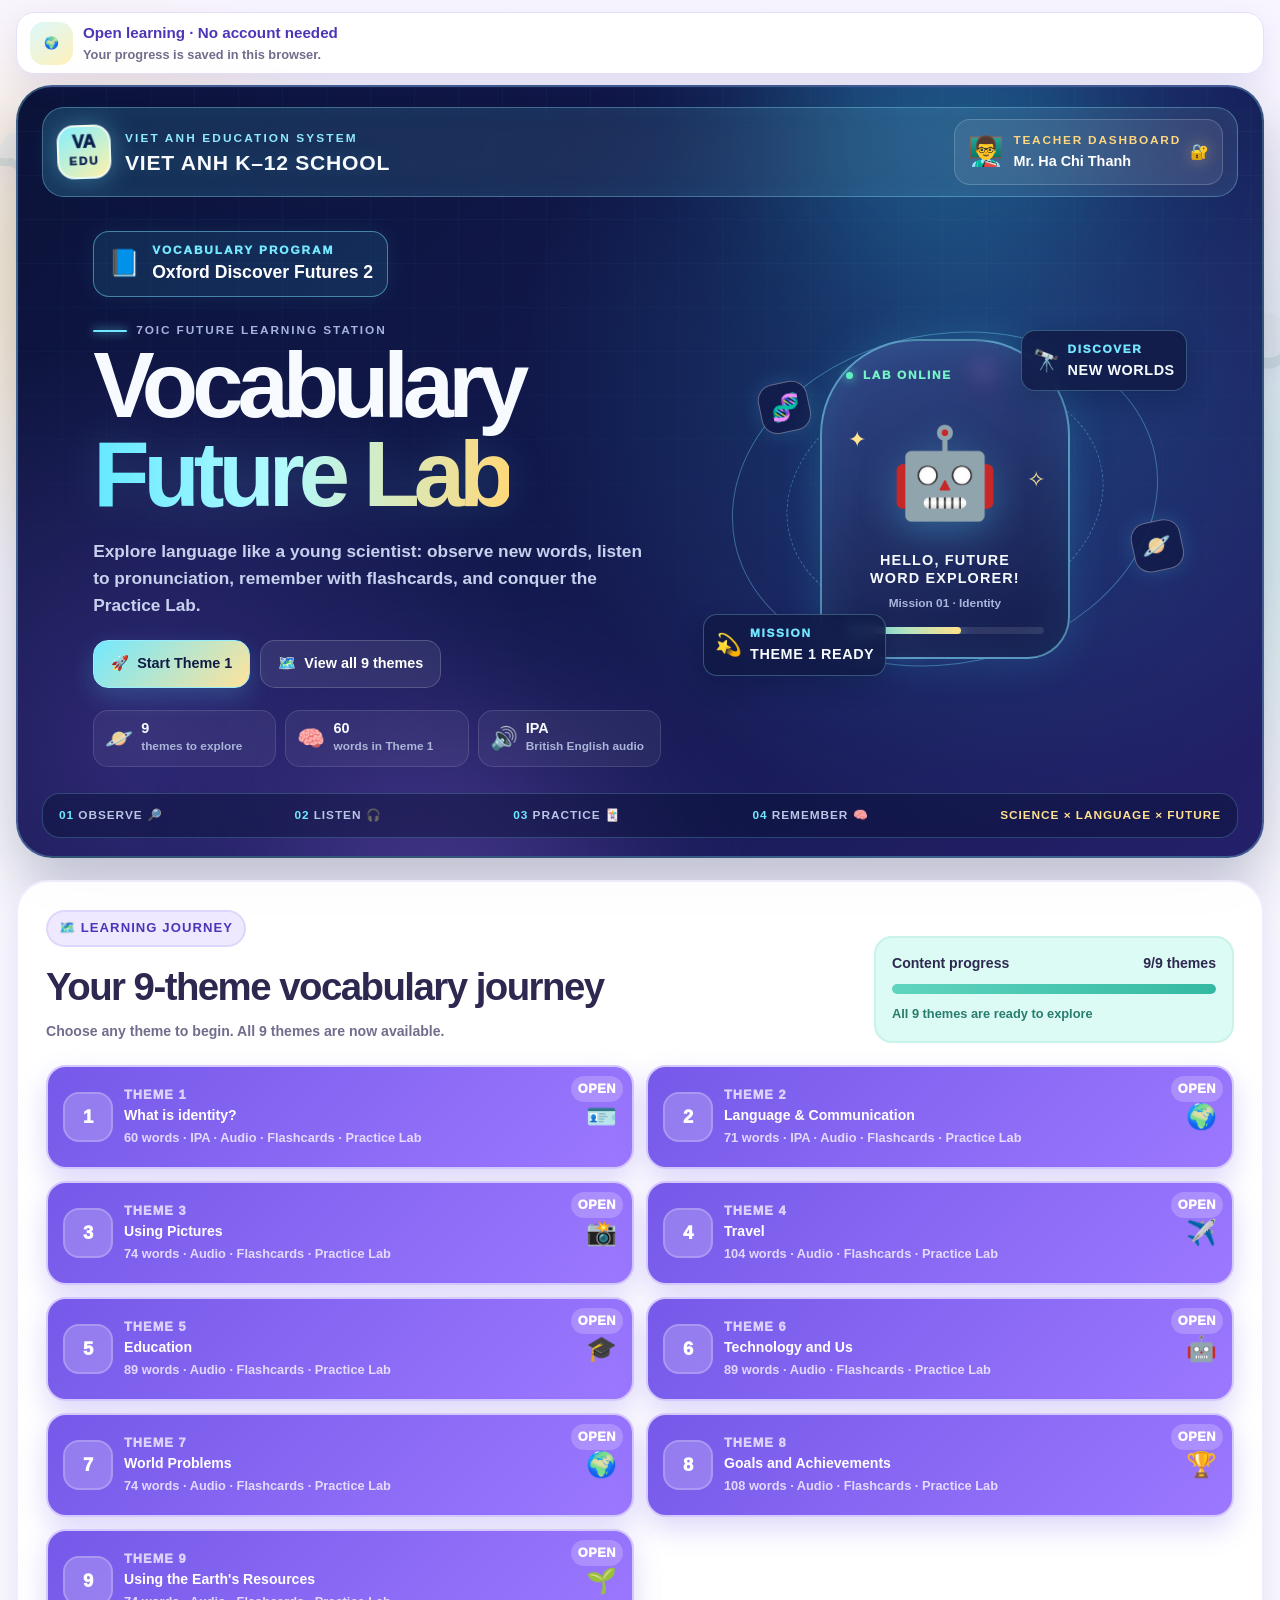
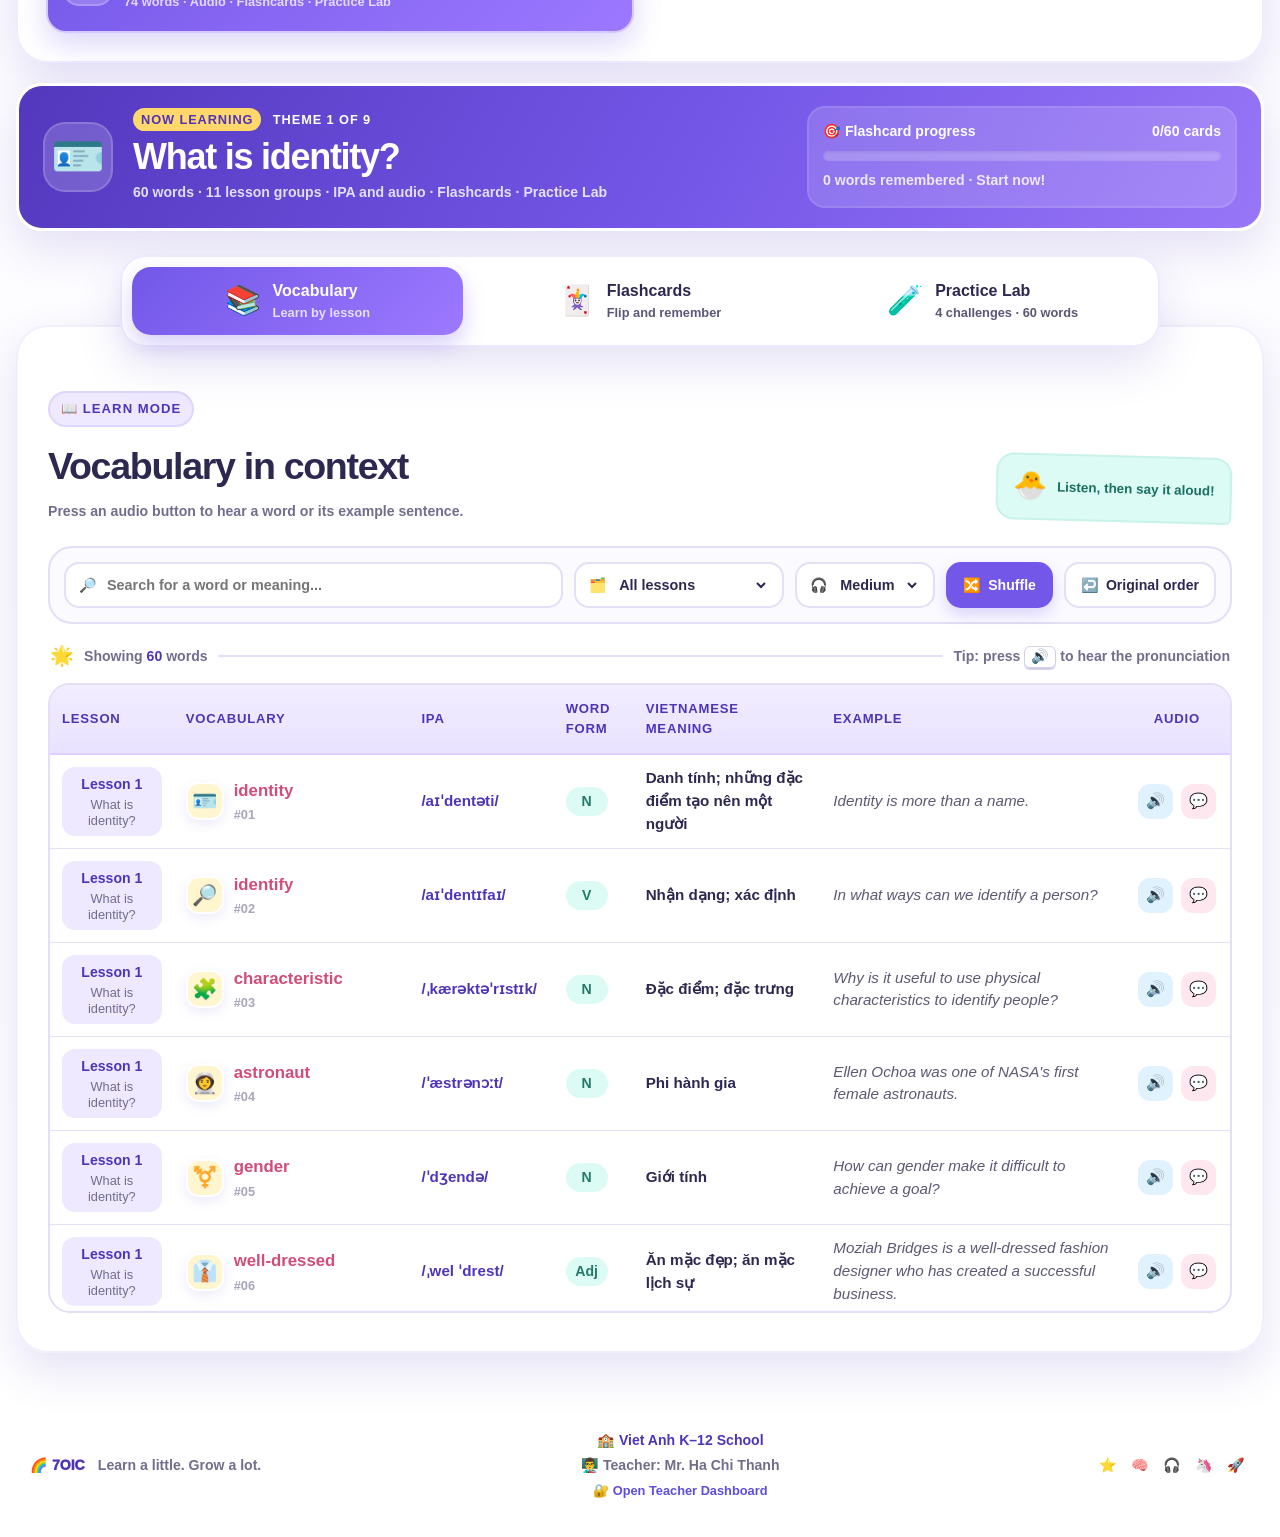
<file: index.html>
<!doctype html>
<html lang="en">
<head>
  <meta charset="utf-8">
  <meta name="viewport" content="width=device-width, initial-scale=1">
  <meta name="theme-color" content="#7c5cff">
  <meta name="description" content="7OIC Vocabulary Hub for all nine themes of Oxford Discover Futures 2, with IPA, audio, flashcards, and interactive practice.">
  <title>7OIC Vocabulary Hub | Oxford Discover Futures 2</title>
  <link rel="icon" href="data:image/svg+xml,%3Csvg xmlns='http://www.w3.org/2000/svg' viewBox='0 0 100 100'%3E%3Ctext y='.9em' font-size='90'%3E🦄%3C/text%3E%3C/svg%3E">
  <link rel="stylesheet" href="styles.css">
</head>
<body>
  <div id="learningApp">
  <a class="skip-link" href="#mainContent">Skip to main content</a>

  <div class="student-account-bar public-learning-bar" role="note">
    <div><span aria-hidden="true">🌍</span><p><strong>Open learning · No account needed</strong><small>Your progress is saved in this browser.</small></p></div>
  </div>

  <div class="sky-decor" aria-hidden="true">
    <span class="cloud cloud-one">☁️</span>
    <span class="cloud cloud-two">☁️</span>
    <span class="star star-one">⭐</span>
    <span class="star star-two">✨</span>
    <span class="star star-three">🌟</span>
    <span class="bubble bubble-one"></span>
    <span class="bubble bubble-two"></span>
  </div>

  <header class="future-hero">
    <div class="future-hero__grid" aria-hidden="true"></div>
    <div class="future-hero__glow future-hero__glow--cyan" aria-hidden="true"></div>
    <div class="future-hero__glow future-hero__glow--violet" aria-hidden="true"></div>

    <div class="future-hero__inner">
      <div class="school-ribbon">
        <div class="school-ribbon__mark" aria-hidden="true"><span>VA</span><small>EDU</small></div>
        <div class="school-ribbon__name">
          <span>VIET ANH EDUCATION SYSTEM</span>
          <strong>VIET ANH K–12 SCHOOL</strong>
        </div>
        <a class="school-ribbon__teacher" href="teacher.html" aria-label="Open Teacher Dashboard">
          <span aria-hidden="true">👨‍🏫</span>
          <div><small>TEACHER DASHBOARD</small><strong>Mr. Ha Chi Thanh</strong></div>
          <span class="teacher-dashboard-lock" aria-hidden="true">🔐</span>
        </a>
      </div>

      <div class="future-hero__body">
        <div class="future-hero__content">
          <div class="program-label"><span aria-hidden="true">📘</span><div><small>VOCABULARY PROGRAM</small><strong>Oxford Discover Futures 2</strong></div></div>
          <p class="future-hero__eyebrow"><span></span> 7OIC FUTURE LEARNING STATION</p>
          <h1>Vocabulary<br><span>Future Lab</span></h1>
          <p class="future-hero__lead">Explore language like a young scientist: observe new words, listen to pronunciation, remember with flashcards, and conquer the Practice Lab.</p>

          <div class="future-hero__actions">
            <a class="future-button future-button--primary" href="#theme1"><span>🚀</span> Start Theme 1</a>
            <a class="future-button future-button--glass" href="#journeyHeading"><span>🗺️</span> View all 9 themes</a>
          </div>

          <div class="future-stats" aria-label="Program highlights">
            <div><span aria-hidden="true">🪐</span><strong>9</strong><small>themes to explore</small></div>
            <div><span aria-hidden="true">🧠</span><strong>60</strong><small>words in Theme 1</small></div>
            <div><span aria-hidden="true">🔊</span><strong>IPA</strong><small>British English audio</small></div>
          </div>
        </div>

        <div class="science-scene" aria-label="Future science laboratory illustration">
          <div class="science-scene__orbit science-scene__orbit--outer" aria-hidden="true">
            <span class="orbit-icon orbit-icon--dna">🧬</span>
            <span class="orbit-icon orbit-icon--planet">🪐</span>
          </div>
          <div class="science-scene__orbit science-scene__orbit--inner" aria-hidden="true">
            <span class="orbit-icon orbit-icon--atom">⚛️</span>
            <span class="orbit-icon orbit-icon--lab">🔬</span>
          </div>
          <div class="science-capsule">
            <span class="science-capsule__status"><i></i> LAB ONLINE</span>
            <span class="science-capsule__spark science-capsule__spark--one" aria-hidden="true">✦</span>
            <span class="science-capsule__spark science-capsule__spark--two" aria-hidden="true">✧</span>
            <div class="science-capsule__robot" aria-hidden="true">🤖</div>
            <strong>HELLO, FUTURE<br>WORD EXPLORER!</strong>
            <small>Mission 01 · Identity</small>
            <div class="science-capsule__meter"><span></span></div>
          </div>
          <div class="science-data science-data--top"><span>🔭</span><div><small>DISCOVER</small><strong>NEW WORLDS</strong></div></div>
          <div class="science-data science-data--bottom"><span>💫</span><div><small>MISSION</small><strong>THEME 1 READY</strong></div></div>
        </div>
      </div>

      <div class="future-ticker" aria-label="Learning skills">
        <span><i>01</i> OBSERVE 🔎</span>
        <span><i>02</i> LISTEN 🎧</span>
        <span><i>03</i> PRACTICE 🃏</span>
        <span><i>04</i> REMEMBER 🧠</span>
        <strong>SCIENCE × LANGUAGE × FUTURE</strong>
      </div>
    </div>
  </header>

  <main id="mainContent" class="app-shell">
    <section class="journey-panel" aria-labelledby="journeyHeading">
      <div class="journey-heading">
        <div>
          <span class="section-kicker">🗺️ LEARNING JOURNEY</span>
          <h2 id="journeyHeading">Your 9-theme vocabulary journey</h2>
          <p>Choose any theme to begin. All 9 themes are now available.</p>
        </div>
        <div class="release-progress" aria-label="Content release progress: 9 of 9 themes">
          <div class="release-progress__top">
            <span>Content progress</span>
            <strong>9/9 themes</strong>
          </div>
          <div class="release-progress__track"><span style="width: 100%"></span></div>
          <small>All 9 themes are ready to explore</small>
        </div>
      </div>
      <div id="themeGrid" class="theme-grid" aria-label="List of 9 themes"></div>
    </section>

    <section id="theme1" class="current-theme-banner" aria-labelledby="currentThemeHeading">
      <div class="current-theme-banner__icon" aria-hidden="true">🪪</div>
      <div class="current-theme-banner__copy">
        <div class="current-theme-banner__eyebrow"><span>NOW LEARNING</span> Theme 1 of 9</div>
        <h2 id="currentThemeHeading">What is identity?</h2>
        <p>60 words · 11 lesson groups · IPA and audio · Flashcards · Practice Lab</p>
      </div>
      <div class="theme-study-progress" aria-label="Theme 1 flashcard progress">
        <div class="theme-study-progress__top">
          <span>🎯 Flashcard progress</span>
          <strong id="hubProgressLabel">0/60 cards</strong>
        </div>
        <div id="hubProgressTrack" class="study-progress-track" role="progressbar" aria-label="Flashcards practised" aria-valuemin="0" aria-valuemax="60" aria-valuenow="0">
          <span id="hubProgressBar"></span>
        </div>
        <small id="hubMasteryLabel">0 words mastered · Start your mission!</small>
      </div>
    </section>

    <nav class="tab-bar" aria-label="Learning modes">
      <button class="tab-button is-active" type="button" data-tab="learn" aria-selected="true">
        <span class="tab-icon">📚</span>
        <span><strong>Vocabulary</strong><small>Learn by lesson</small></span>
      </button>
      <button class="tab-button" type="button" data-tab="flashcards" aria-selected="false">
        <span class="tab-icon">🃏</span>
        <span><strong>Flashcards</strong><small>Flip and remember</small></span>
      </button>
      <button class="tab-button" type="button" data-tab="practice" aria-selected="false">
        <span class="tab-icon">🧪</span>
        <span><strong>Practice Lab</strong><small>4 challenges · 60 words</small></span>
      </button>
    </nav>

    <section id="learnPanel" class="tab-panel is-active" data-panel="learn" aria-labelledby="learnHeading">
      <div class="section-heading">
        <div>
          <span class="section-kicker">📖 LEARN MODE</span>
          <h2 id="learnHeading">Vocabulary in context</h2>
          <p>Press an audio button to hear a word or its example sentence.</p>
        </div>
        <div class="pet-tip" aria-hidden="true"><span>🐣</span> Listen, then say it aloud!</div>
      </div>

      <div class="toolbar" role="search">
        <label class="control search-control">
          <span>🔎</span>
          <span class="sr-only">Search vocabulary</span>
          <input id="searchInput" type="search" placeholder="Search for a word or meaning..." autocomplete="off">
        </label>

        <label class="control select-control">
          <span>🗂️</span>
          <span class="sr-only">Filter by lesson</span>
          <select id="lessonFilter" aria-label="Filter by lesson">
            <option value="all">All lessons</option>
          </select>
        </label>

        <label class="control select-control speed-control">
          <span>🎧</span>
          <span class="sr-only">Pronunciation speed</span>
          <select id="speechRate" aria-label="Pronunciation speed">
            <option value="0.72">Slow</option>
            <option value="0.88" selected>Medium</option>
            <option value="1">Natural</option>
          </select>
        </label>

        <button id="shuffleTableButton" class="action-button action-button--purple" type="button">
          <span>🔀</span> Shuffle
        </button>
        <button id="resetTableButton" class="action-button action-button--ghost" type="button">
          <span>↩️</span> Original order
        </button>
      </div>

      <div class="result-banner" aria-live="polite">
        <span class="result-banner__icon">🌟</span>
        <span>Showing <strong id="resultCount">60</strong> words</span>
        <span class="result-banner__line"></span>
        <span class="result-banner__hint">Tip: press <kbd>🔊</kbd> to hear the pronunciation</span>
      </div>

      <div class="table-wrap">
        <table class="vocab-table">
          <caption class="sr-only">Theme 1 vocabulary table with 60 words: What is identity?</caption>
          <thead>
            <tr>
              <th scope="col">Lesson</th>
              <th scope="col">Vocabulary</th>
              <th scope="col">IPA</th>
              <th scope="col">Word form</th>
              <th scope="col">Vietnamese Meaning</th>
              <th scope="col">Example</th>
              <th scope="col">Audio</th>
            </tr>
          </thead>
          <tbody id="vocabTableBody"></tbody>
        </table>
      </div>

      <div id="vocabMobileList" class="vocab-mobile-list" aria-label="Vocabulary list"></div>
      <div id="emptyState" class="empty-state" hidden>
        <span>🔭</span>
        <h3>No matching words found</h3>
        <p>Try another keyword or choose “All lessons”.</p>
      </div>
    </section>

    <section id="flashcardsPanel" class="tab-panel" data-panel="flashcards" aria-labelledby="flashcardsHeading" hidden>
      <div class="section-heading flash-heading">
        <div>
          <span class="section-kicker">🃏 PRACTICE MODE</span>
          <h2 id="flashcardsHeading">Memory-building flashcards</h2>
          <p>Front: word + IPA · Back: Vietnamese meaning. Example sentences are not shown.</p>
        </div>
        <div class="pet-tip pet-tip--pink" aria-hidden="true"><span>🐼</span> Flip a card and test yourself!</div>
      </div>

      <div class="flash-toolbar">
        <label class="control select-control">
          <span>🗂️</span>
          <span class="sr-only">Choose flashcards by lesson</span>
          <select id="deckLessonFilter" aria-label="Choose flashcards by lesson">
            <option value="all">All 60 words</option>
          </select>
        </label>
        <button id="shuffleDeckButton" class="action-button action-button--purple" type="button"><span>🔀</span> Shuffle cards</button>
        <button id="resetProgressButton" class="action-button action-button--ghost" type="button"><span>🧹</span> Reset progress</button>
      </div>

      <div class="flash-layout">
        <aside class="progress-card" aria-label="Learning progress">
          <div class="progress-mascot" aria-hidden="true">🐻</div>
          <h3>Your progress</h3>
          <div class="progress-ring" id="progressRing" style="--progress: 0deg">
            <span id="progressPercent">0%</span>
          </div>
          <div class="progress-list">
            <div><span class="dot dot--green"></span><span>Mastered</span><strong id="knownCount">0</strong></div>
            <div><span class="dot dot--orange"></span><span>Review</span><strong id="reviewCount">0</strong></div>
            <div><span class="dot dot--purple"></span><span>New</span><strong id="newCount">60</strong></div>
          </div>
          <div class="deck-progress-block">
            <div><span>Practised</span><strong id="deckProgressLabel">0/60</strong></div>
            <div id="deckProgressTrack" class="study-progress-track study-progress-track--compact" role="progressbar" aria-label="Flashcard deck progress" aria-valuemin="0" aria-valuemax="60" aria-valuenow="0">
              <span id="deckProgressBar"></span>
            </div>
          </div>
          <p class="keyboard-tip">⌨️ <strong>Shortcuts:</strong> ← → move · Space flip · A listen</p>
        </aside>

        <div class="deck-stage">
          <div class="deck-counter" aria-live="polite">
            <span>Card <strong id="cardPosition">1</strong>/<strong id="deckTotal">60</strong></span>
            <span id="cardLessonBadge" class="lesson-mini-badge">Lesson 1</span>
          </div>

          <button id="flashcard" class="flashcard" type="button" aria-label="Flip card" aria-pressed="false">
            <span class="card-shadow card-shadow--one" aria-hidden="true"></span>
            <span class="card-shadow card-shadow--two" aria-hidden="true"></span>
            <span class="flashcard__inner">
              <span class="flashcard__face flashcard__front">
                <span class="card-corner">7OIC</span>
                <span id="cardIcon" class="card-icon" aria-hidden="true">🪪</span>
                <span class="card-label">VOCABULARY</span>
                <strong id="cardWord" class="card-word">identity</strong>
                <span id="cardIpa" class="card-ipa">/aɪˈdentəti/</span>
                <span id="cardPos" class="pos-badge">N</span>
                <span class="flip-hint">🔄 Tap to see the meaning</span>
              </span>
              <span class="flashcard__face flashcard__back">
                <span class="card-corner">MEANING</span>
                <span id="cardBackIcon" class="card-icon" aria-hidden="true">🪪</span>
                <span class="card-label">VIETNAMESE MEANING</span>
                <strong id="cardMeaning" class="card-meaning">Danh tính; những đặc điểm tạo nên một người</strong>
                <span id="cardBackLesson" class="back-lesson">Lesson 1 · What is identity?</span>
                <span class="flip-hint">🔄 Tap to see the word</span>
              </span>
            </span>
          </button>

          <div class="audio-practice-row">
            <button id="cardAudioButton" class="round-action round-action--audio" type="button"><span>🔊</span><small>Listen</small></button>
            <button id="cardSlowAudioButton" class="round-action round-action--slow" type="button"><span>🐢</span><small>Slow audio</small></button>
          </div>

          <div class="card-navigation">
            <button id="previousCardButton" class="nav-arrow" type="button" aria-label="Previous card">←</button>
            <button id="reviewButton" class="memory-button memory-button--review" type="button"><span>🔁</span> Review again</button>
            <button id="knownButton" class="memory-button memory-button--known" type="button"><span>✅</span> I know it</button>
            <button id="nextCardButton" class="nav-arrow" type="button" aria-label="Next card">→</button>
          </div>
        </div>
      </div>
    </section>

    <section id="practicePanel" class="tab-panel practice-panel" data-panel="practice" aria-labelledby="practiceHeading" hidden>
      <div class="section-heading practice-heading">
        <div>
          <span class="section-kicker">🧪 VOCABULARY PRACTICE LAB</span>
          <h2 id="practiceHeading">4 challenges · Full 60-word coverage</h2>
          <p>Each challenge practises a different group of 15 words. Complete all four to cover every word in Theme 1.</p>
        </div>
        <div class="pet-tip practice-pet-tip" aria-hidden="true"><span>🤖</span> 4 groups × 15 words = 60!</div>
      </div>

      <div class="practice-coverage-card">
        <div class="practice-coverage-copy">
          <span>🚀 THEME 1 MISSION COVERAGE</span>
          <strong id="practiceOverallLabel">0/60 words practised</strong>
          <small>The four challenges use four different word groups, so you do not repeat all 60 words in every activity.</small>
        </div>
        <div class="practice-overall-track" role="progressbar" aria-label="Practice Lab progress" aria-valuemin="0" aria-valuemax="60" aria-valuenow="0"><span id="practiceOverallBar"></span></div>
        <div class="practice-coverage-grid">
          <div><span>🧩</span><small>Matching · words 01–15</small><strong id="matchingCoverage">0/15</strong></div>
          <div><span>🎧</span><small>Listen & spell · words 16–30</small><strong id="spellingCoverage">0/15</strong></div>
          <div><span>💬</span><small>In context · words 31–45</small><strong id="situationCoverage">0/15</strong></div>
          <div><span>⚡</span><small>Speed Quiz · words 46–60</small><strong id="speedCoverage">0/15</strong></div>
        </div>
      </div>

      <nav class="practice-mode-tabs" aria-label="Choose a practice activity">
        <button class="practice-mode-button is-active" type="button" data-practice-mode="matching"><span>🧩</span><strong>Matching</strong><small>3 sets × 5 words</small></button>
        <button class="practice-mode-button" type="button" data-practice-mode="spelling"><span>🎧</span><strong>Listen & spell</strong><small>15 words · unlimited audio</small></button>
        <button class="practice-mode-button" type="button" data-practice-mode="situation"><span>💬</span><strong>In context</strong><small>15 new situations</small></button>
        <button class="practice-mode-button" type="button" data-practice-mode="speed"><span>⚡</span><strong>Speed Quiz</strong><small>15 questions · 90 seconds</small></button>
      </nav>

      <section class="practice-mode-panel is-active" data-practice-mode-panel="matching" aria-labelledby="matchingHeading">
        <div class="practice-task-heading">
          <div><span class="practice-task-icon">🧩</span><div><small>CLICK TO MATCH</small><h3 id="matchingHeading">Match each word with its Vietnamese meaning</h3><p>Select a vocabulary card on the left, then choose its matching Vietnamese meaning on the right.</p></div></div>
          <div class="practice-task-controls"><label>Word set<select id="matchingRoundSelect" aria-label="Choose a matching set"></select></label><button id="shuffleMatchingButton" type="button">🔀 Shuffle</button></div>
        </div>
        <div class="matching-round-progress"><span>Current set progress</span><strong id="matchingRoundProgress">0/5</strong></div>
        <div class="matching-board">
          <div><h4>VOCABULARY CARDS</h4><div id="matchingWordBank" class="matching-word-bank" aria-label="Choose an English word"></div></div>
          <div><h4>VIETNAMESE MEANINGS</h4><div id="matchingMeaningBank" class="matching-meaning-bank" aria-label="Vietnamese meanings"></div></div>
        </div>
        <p id="matchingFeedback" class="practice-feedback" role="status" aria-live="polite">Choose a vocabulary card to begin.</p>
      </section>

      <section class="practice-mode-panel" data-practice-mode-panel="spelling" aria-labelledby="spellingHeading" hidden>
        <div class="practice-task-heading">
          <div><span class="practice-task-icon practice-task-icon--blue">🎧</span><div><small>LISTEN & SPELL</small><h3 id="spellingHeading">Listen and type the word</h3><p>Replay the audio as many times as you need. Hyphens and spaces are accepted.</p></div></div>
          <button id="shuffleSpellingButton" class="practice-utility-button" type="button">🔀 Shuffle 15 words</button>
        </div>
        <div class="single-question-progress"><span id="spellingPosition">Word 1/15</span><div><i id="spellingProgressBar"></i></div><strong id="spellingScore">0 correct</strong></div>
        <div class="spelling-stage">
          <div id="spellingIcon" class="spelling-robot" aria-hidden="true">🤖</div>
          <span id="spellingLesson" class="practice-lesson-chip">Lesson 1</span>
          <h3>Which word do you hear?</h3>
          <div class="spelling-audio-actions">
            <button id="spellingAudioButton" type="button"><span>🔊</span><strong>Play word</strong><small>Unlimited replays</small></button>
            <button id="spellingLettersAudioButton" type="button"><span>🔤</span><strong>Hear spelling</strong><small>A–B–C · unlimited</small></button>
          </div>
          <form id="spellingForm" class="spelling-form">
            <label for="spellingInput" class="sr-only">Type the word you hear</label>
            <input id="spellingInput" type="text" autocomplete="off" spellcheck="false" placeholder="Type a word or phrase..." required>
            <button id="checkSpellingButton" type="submit">Check ✓</button>
          </form>
          <p id="spellingFeedback" class="practice-feedback" role="status" aria-live="polite">Press play, listen carefully, and type your answer.</p>
          <div class="practice-question-navigation"><button id="previousSpellingButton" type="button">← Previous word</button><button id="nextSpellingButton" type="button">Next word →</button></div>
        </div>
      </section>

      <section class="practice-mode-panel" data-practice-mode-panel="situation" aria-labelledby="situationHeading" hidden>
        <div class="practice-task-heading">
          <div><span class="practice-task-icon practice-task-icon--pink">💬</span><div><small>USE IN CONTEXT</small><h3 id="situationHeading">Choose the best word for each situation</h3><p>15 original context questions for words 31–45. They do not copy the example sentences in the vocabulary table.</p></div></div>
          <button id="shuffleSituationButton" class="practice-utility-button" type="button">🔀 Shuffle questions</button>
        </div>
        <div class="single-question-progress"><span id="situationPosition">Question 1/15</span><div><i id="situationProgressBar"></i></div><strong id="situationScore">0 correct</strong></div>
        <article class="situation-card">
          <div class="situation-card__top"><span id="situationIcon">🪪</span><span id="situationLesson" class="practice-lesson-chip">Lesson 1</span></div>
          <span class="situation-label">CHOOSE THE BEST WORD</span>
          <h3 id="situationPrompt">A username, face, values, and background can all form part of a person's ____.</h3>
          <div id="situationOptions" class="situation-options"></div>
          <p id="situationFeedback" class="practice-feedback" role="status" aria-live="polite">Read the situation and choose the best answer.</p>
          <button id="nextSituationButton" class="practice-next-button" type="button">Next question →</button>
        </article>
      </section>

      <section class="practice-mode-panel" data-practice-mode-panel="speed" aria-labelledby="speedHeading" hidden>
        <div class="practice-task-heading">
          <div><span class="practice-task-icon practice-task-icon--yellow">⚡</span><div><small>90-SECOND CHALLENGE</small><h3 id="speedHeading">Speed Quiz</h3><p>Answer 15 questions on words 46–60 in 90 seconds to complete the final part of the Practice Lab.</p></div></div>
        </div>
        <div id="speedSetup" class="speed-setup">
          <div class="speed-mission-grid speed-mission-grid--single">
            <button type="button" class="speed-mission-card is-selected" data-speed-mission="0"><span>🚀</span><small>SPEED MISSION</small><strong>15 questions · Words 46–60</strong><em id="speedMissionScore1">Not attempted</em></button>
          </div>
          <div class="speed-rules"><span>⏱️ 90 seconds</span><span>❓ 15 questions</span><span>🏆 +1 point each</span><span>🔀 Shuffled questions</span></div>
          <button id="startSpeedButton" class="start-speed-button" type="button">⚡ Start Speed Quiz</button>
        </div>
        <div id="speedGame" class="speed-game" hidden>
          <div class="speed-hud"><div><small>TIME LEFT</small><strong id="speedTimer">90</strong></div><div><small>QUESTION</small><strong id="speedQuestionCount">1/15</strong></div><div><small>SCORE</small><strong id="speedLiveScore">0</strong></div></div>
          <div class="speed-progress-track"><span id="speedProgressBar"></span></div>
          <article class="speed-question-card">
            <span id="speedQuestionType" class="speed-question-type">MEANING CHALLENGE</span>
            <button id="speedAudioButton" class="speed-audio-button" type="button" hidden>🔊 Play again</button>
            <h3 id="speedPrompt">Choose the correct answer.</h3>
            <div id="speedOptions" class="speed-options"></div>
          </article>
        </div>
        <div id="speedResult" class="speed-result" hidden>
          <span class="speed-result-planet" aria-hidden="true">🏆</span>
          <small>SPEED QUIZ COMPLETE</small>
          <h3 id="speedResultTitle">Great work!</h3>
          <strong id="speedResultScore">0/15</strong>
          <p id="speedResultMessage">You completed the challenge.</p>
          <div><button id="retrySpeedButton" type="button">↻ Try Speed Quiz again</button><button id="nextSpeedMissionButton" type="button" hidden>Next mission →</button></div>
        </div>
      </section>
    </section>
  </main>

  <footer class="site-footer">
    <div class="footer-brand"><span class="footer-logo">🌈 7OIC</span><strong>Learn a little. Grow a lot.</strong></div>
    <div class="footer-institution">
      <strong>🏫 Viet Anh K–12 School</strong>
      <span>👨‍🏫 Teacher: Mr. Ha Chi Thanh</span>
      <a class="footer-dashboard-link" href="teacher.html">🔐 Open Teacher Dashboard</a>
    </div>
    <div class="footer-icons" aria-hidden="true">⭐ 🧠 🎧 🦄 🚀</div>
  </footer>

  <div id="toast" class="toast" role="status" aria-live="polite"></div>
  <div id="confetti" class="confetti-layer" aria-hidden="true"></div>
  </div>

  <script src="app.js?v=all-themes-1" defer></script>
</body>
</html>
</file>
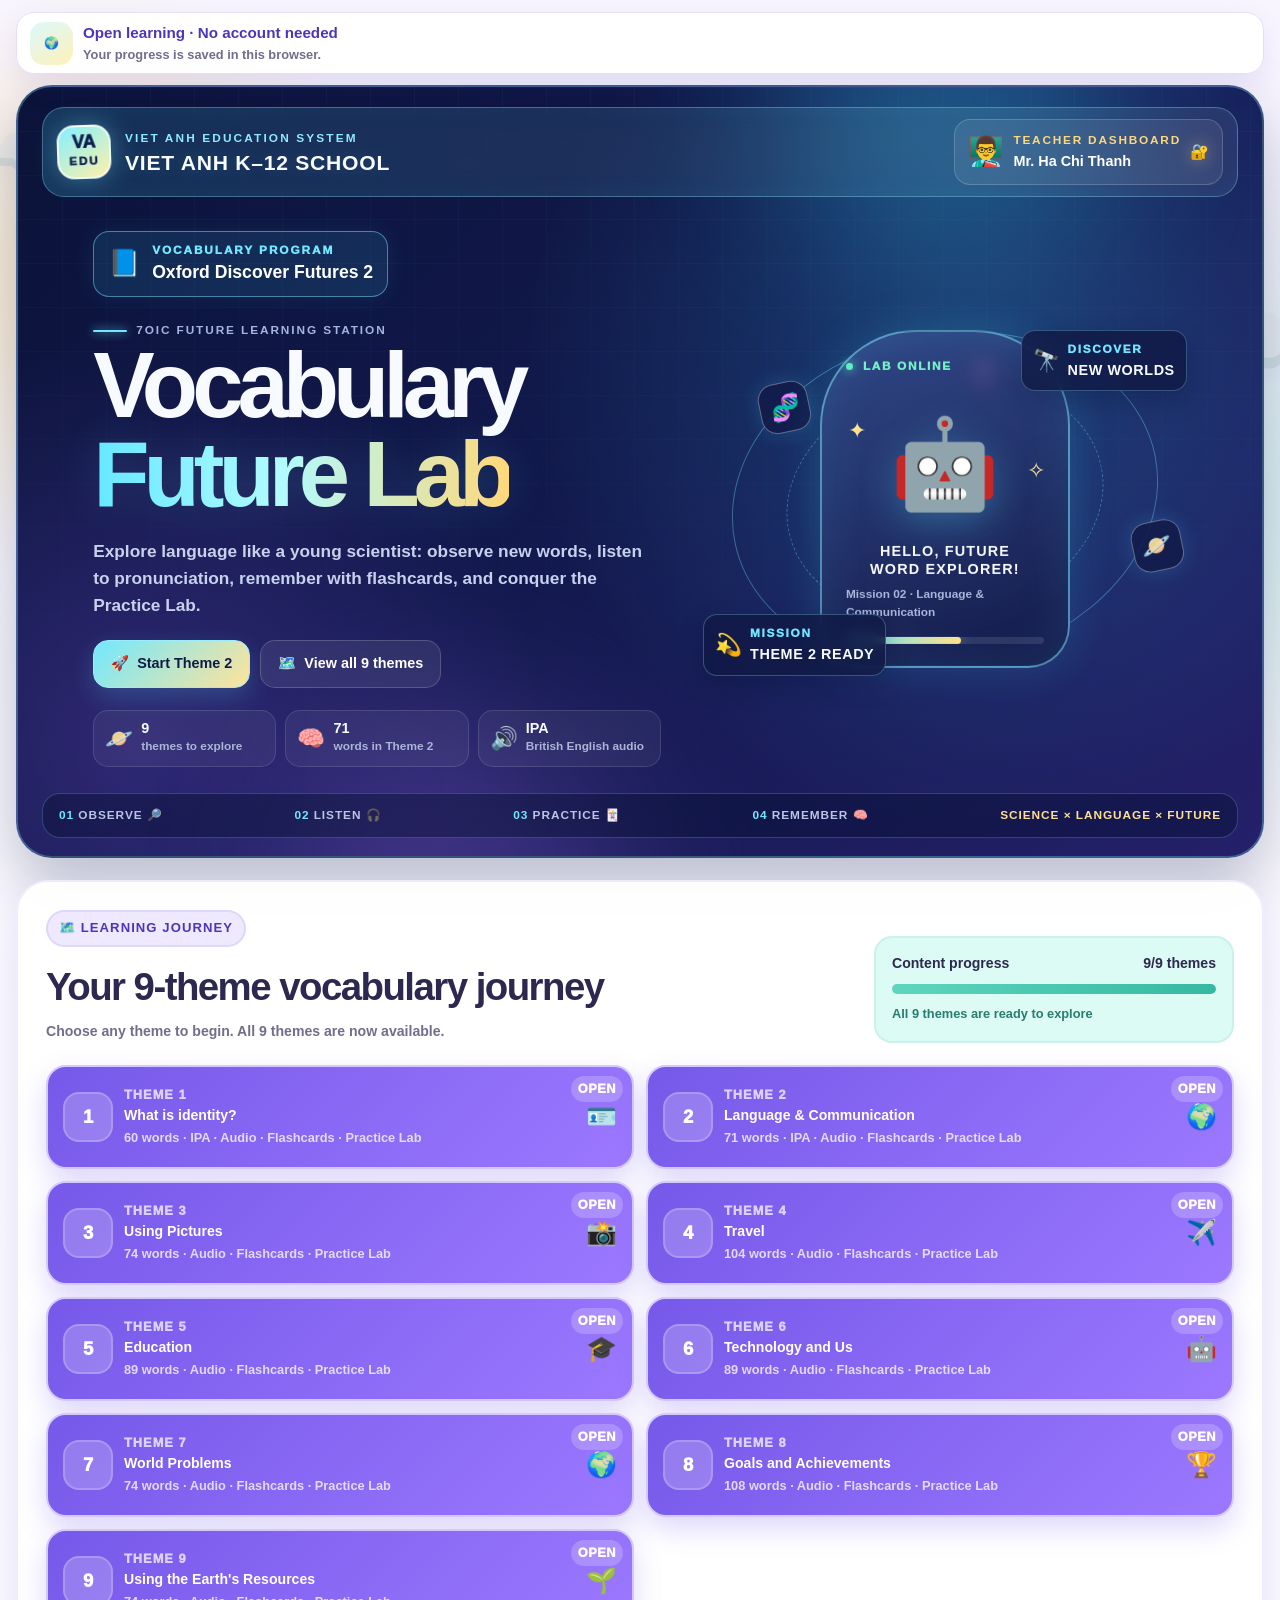
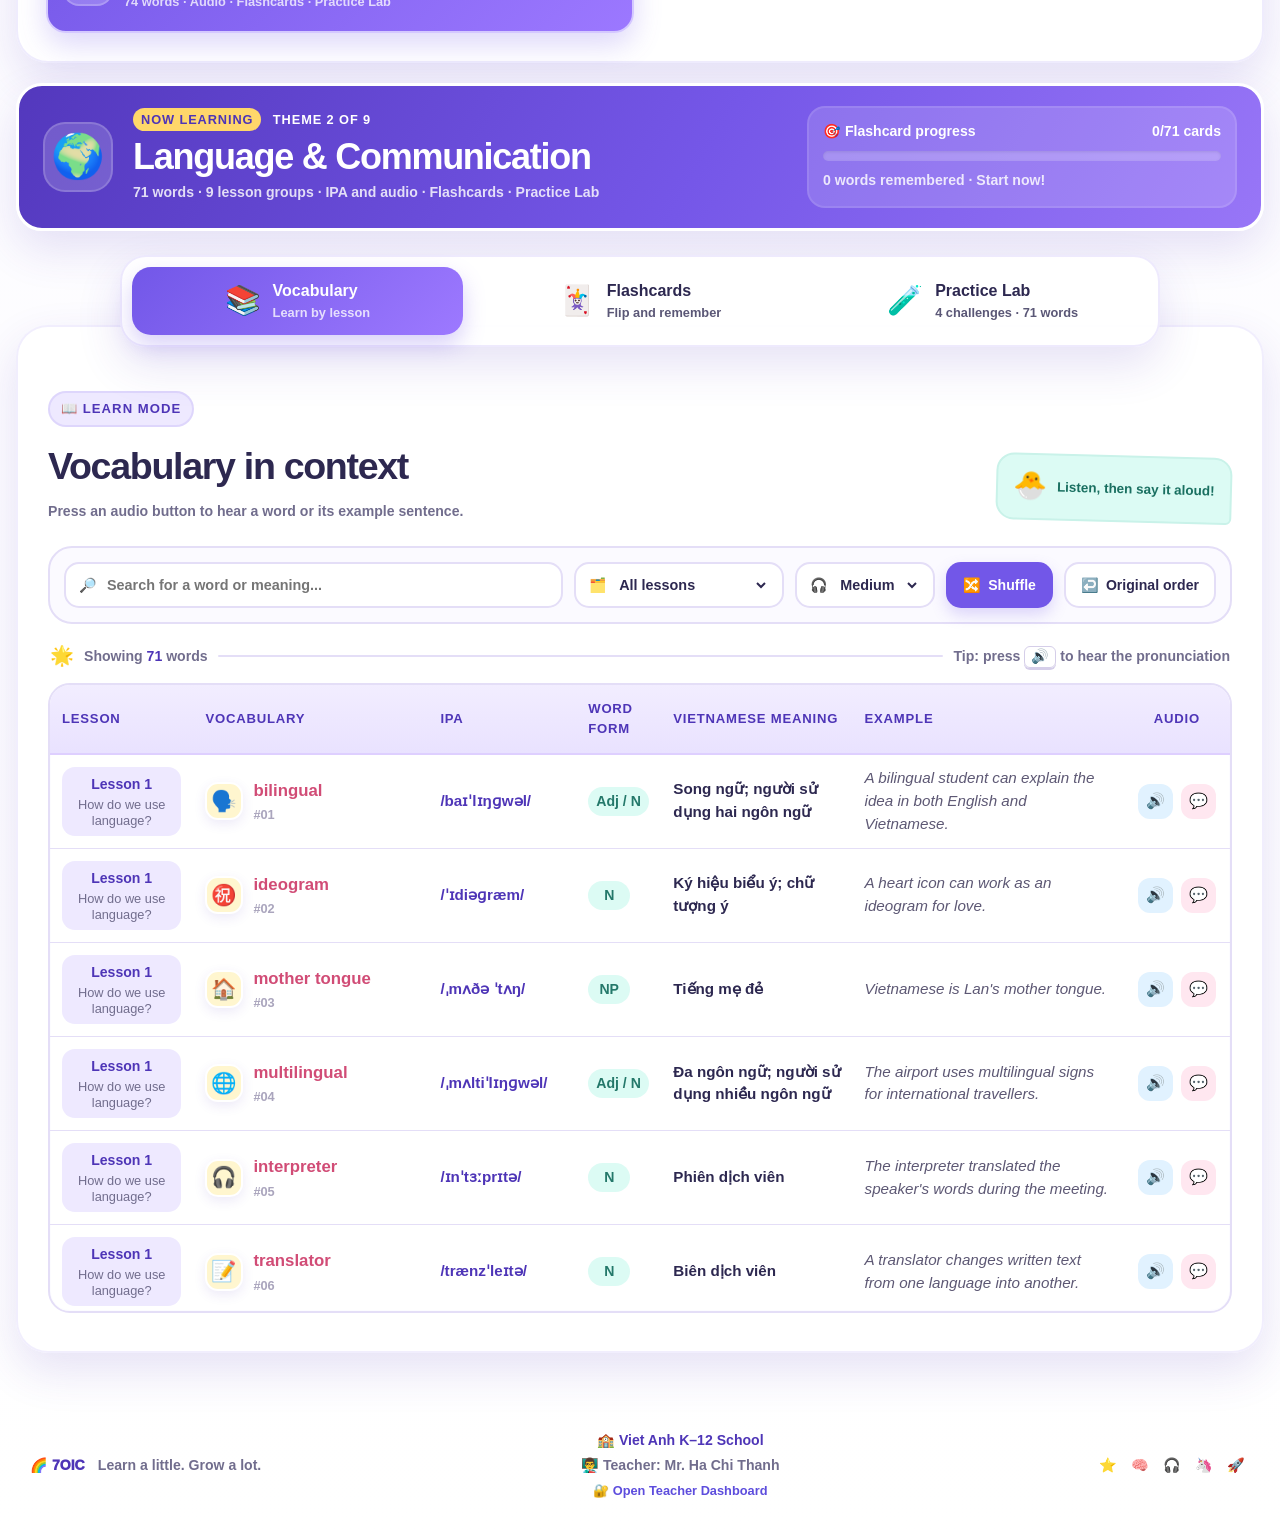
<file: theme2.html>
<!doctype html>
<html lang="en">
<head>
  <meta charset="utf-8">
  <meta name="viewport" content="width=device-width, initial-scale=1">
  <meta name="theme-color" content="#7c5cff">
  <meta name="description" content="Theme 2 Language & Communication in the 7OIC Vocabulary Hub, with IPA, audio, flashcards, and interactive practice.">
  <title>Theme 2: Language & Communication | 7OIC Vocabulary Hub</title>
  <link rel="icon" href="data:image/svg+xml,%3Csvg xmlns='http://www.w3.org/2000/svg' viewBox='0 0 100 100'%3E%3Ctext y='.9em' font-size='90'%3E🦄%3C/text%3E%3C/svg%3E">
  <link rel="stylesheet" href="styles.css">
</head>
<body>
  <div id="learningApp">
  <a class="skip-link" href="#mainContent">Skip to main content</a>

  <div class="student-account-bar public-learning-bar" role="note">
    <div><span aria-hidden="true">🌍</span><p><strong>Open learning · No account needed</strong><small>Your progress is saved in this browser.</small></p></div>
  </div>

  <div class="sky-decor" aria-hidden="true">
    <span class="cloud cloud-one">☁️</span>
    <span class="cloud cloud-two">☁️</span>
    <span class="star star-one">⭐</span>
    <span class="star star-two">✨</span>
    <span class="star star-three">🌟</span>
    <span class="bubble bubble-one"></span>
    <span class="bubble bubble-two"></span>
  </div>

  <header class="future-hero">
    <div class="future-hero__grid" aria-hidden="true"></div>
    <div class="future-hero__glow future-hero__glow--cyan" aria-hidden="true"></div>
    <div class="future-hero__glow future-hero__glow--violet" aria-hidden="true"></div>

    <div class="future-hero__inner">
      <div class="school-ribbon">
        <div class="school-ribbon__mark" aria-hidden="true"><span>VA</span><small>EDU</small></div>
        <div class="school-ribbon__name">
          <span>VIET ANH EDUCATION SYSTEM</span>
          <strong>VIET ANH K–12 SCHOOL</strong>
        </div>
        <a class="school-ribbon__teacher" href="teacher.html" aria-label="Open Teacher Dashboard">
          <span aria-hidden="true">👨‍🏫</span>
          <div><small>TEACHER DASHBOARD</small><strong>Mr. Ha Chi Thanh</strong></div>
          <span class="teacher-dashboard-lock" aria-hidden="true">🔐</span>
        </a>
      </div>

      <div class="future-hero__body">
        <div class="future-hero__content">
          <div class="program-label"><span aria-hidden="true">📘</span><div><small>VOCABULARY PROGRAM</small><strong>Oxford Discover Futures 2</strong></div></div>
          <p class="future-hero__eyebrow"><span></span> 7OIC FUTURE LEARNING STATION</p>
          <h1>Vocabulary<br><span>Future Lab</span></h1>
          <p class="future-hero__lead">Explore language like a young scientist: observe new words, listen to pronunciation, remember with flashcards, and conquer the Practice Lab.</p>

          <div class="future-hero__actions">
            <a class="future-button future-button--primary" href="#theme2"><span>🚀</span> Start Theme 2</a>
            <a class="future-button future-button--glass" href="#journeyHeading"><span>🗺️</span> View all 9 themes</a>
          </div>

          <div class="future-stats" aria-label="Program highlights">
            <div><span aria-hidden="true">🪐</span><strong>9</strong><small>themes to explore</small></div>
            <div><span aria-hidden="true">🧠</span><strong>71</strong><small>words in Theme 2</small></div>
            <div><span aria-hidden="true">🔊</span><strong>IPA</strong><small>British English audio</small></div>
          </div>
        </div>

        <div class="science-scene" aria-label="Future science laboratory illustration">
          <div class="science-scene__orbit science-scene__orbit--outer" aria-hidden="true">
            <span class="orbit-icon orbit-icon--dna">🧬</span>
            <span class="orbit-icon orbit-icon--planet">🪐</span>
          </div>
          <div class="science-scene__orbit science-scene__orbit--inner" aria-hidden="true">
            <span class="orbit-icon orbit-icon--atom">⚛️</span>
            <span class="orbit-icon orbit-icon--lab">🔬</span>
          </div>
          <div class="science-capsule">
            <span class="science-capsule__status"><i></i> LAB ONLINE</span>
            <span class="science-capsule__spark science-capsule__spark--one" aria-hidden="true">✦</span>
            <span class="science-capsule__spark science-capsule__spark--two" aria-hidden="true">✧</span>
            <div class="science-capsule__robot" aria-hidden="true">🤖</div>
            <strong>HELLO, FUTURE<br>WORD EXPLORER!</strong>
            <small>Mission 02 · Language & Communication</small>
            <div class="science-capsule__meter"><span></span></div>
          </div>
          <div class="science-data science-data--top"><span>🔭</span><div><small>DISCOVER</small><strong>NEW WORLDS</strong></div></div>
          <div class="science-data science-data--bottom"><span>💫</span><div><small>MISSION</small><strong>THEME 2 READY</strong></div></div>
        </div>
      </div>

      <div class="future-ticker" aria-label="Learning skills">
        <span><i>01</i> OBSERVE 🔎</span>
        <span><i>02</i> LISTEN 🎧</span>
        <span><i>03</i> PRACTICE 🃏</span>
        <span><i>04</i> REMEMBER 🧠</span>
        <strong>SCIENCE × LANGUAGE × FUTURE</strong>
      </div>
    </div>
  </header>

  <main id="mainContent" class="app-shell">
    <section class="journey-panel" aria-labelledby="journeyHeading">
      <div class="journey-heading">
        <div>
          <span class="section-kicker">🗺️ LEARNING JOURNEY</span>
          <h2 id="journeyHeading">Your 9-theme vocabulary journey</h2>
          <p>Choose any theme to begin. All 9 themes are now available.</p>
        </div>
        <div class="release-progress" aria-label="Content release progress: 9 of 9 themes">
          <div class="release-progress__top">
            <span>Content progress</span>
            <strong>9/9 themes</strong>
          </div>
          <div class="release-progress__track"><span style="width: 100%"></span></div>
          <small>All 9 themes are ready to explore</small>
        </div>
      </div>
      <div id="themeGrid" class="theme-grid" aria-label="List of 9 themes"></div>
    </section>

    <section id="theme2" class="current-theme-banner" aria-labelledby="currentThemeHeading">
      <div class="current-theme-banner__icon" aria-hidden="true">🌍</div>
      <div class="current-theme-banner__copy">
        <div class="current-theme-banner__eyebrow"><span>NOW LEARNING</span> Theme 2 of 9</div>
        <h2 id="currentThemeHeading">Language &amp; Communication</h2>
        <p>71 words · 9 lesson groups · IPA and audio · Flashcards · Practice Lab</p>
      </div>
      <div class="theme-study-progress" aria-label="Theme 2 flashcard progress">
        <div class="theme-study-progress__top">
          <span>🎯 Flashcard progress</span>
          <strong id="hubProgressLabel">0/71 cards</strong>
        </div>
        <div id="hubProgressTrack" class="study-progress-track" role="progressbar" aria-label="Flashcards practised" aria-valuemin="0" aria-valuemax="71" aria-valuenow="0">
          <span id="hubProgressBar"></span>
        </div>
        <small id="hubMasteryLabel">0 words mastered · Start your mission!</small>
      </div>
    </section>

    <nav class="tab-bar" aria-label="Learning modes">
      <button class="tab-button is-active" type="button" data-tab="learn" aria-selected="true">
        <span class="tab-icon">📚</span>
        <span><strong>Vocabulary</strong><small>Learn by lesson</small></span>
      </button>
      <button class="tab-button" type="button" data-tab="flashcards" aria-selected="false">
        <span class="tab-icon">🃏</span>
        <span><strong>Flashcards</strong><small>Flip and remember</small></span>
      </button>
      <button class="tab-button" type="button" data-tab="practice" aria-selected="false">
        <span class="tab-icon">🧪</span>
        <span><strong>Practice Lab</strong><small>4 challenges · 71 words</small></span>
      </button>
    </nav>

    <section id="learnPanel" class="tab-panel is-active" data-panel="learn" aria-labelledby="learnHeading">
      <div class="section-heading">
        <div>
          <span class="section-kicker">📖 LEARN MODE</span>
          <h2 id="learnHeading">Vocabulary in context</h2>
          <p>Press an audio button to hear a word or its example sentence.</p>
        </div>
        <div class="pet-tip" aria-hidden="true"><span>🐣</span> Listen, then say it aloud!</div>
      </div>

      <div class="toolbar" role="search">
        <label class="control search-control">
          <span>🔎</span>
          <span class="sr-only">Search vocabulary</span>
          <input id="searchInput" type="search" placeholder="Search for a word or meaning..." autocomplete="off">
        </label>

        <label class="control select-control">
          <span>🗂️</span>
          <span class="sr-only">Filter by lesson</span>
          <select id="lessonFilter" aria-label="Filter by lesson">
            <option value="all">All lessons</option>
          </select>
        </label>

        <label class="control select-control speed-control">
          <span>🎧</span>
          <span class="sr-only">Pronunciation speed</span>
          <select id="speechRate" aria-label="Pronunciation speed">
            <option value="0.72">Slow</option>
            <option value="0.88" selected>Medium</option>
            <option value="1">Natural</option>
          </select>
        </label>

        <button id="shuffleTableButton" class="action-button action-button--purple" type="button">
          <span>🔀</span> Shuffle
        </button>
        <button id="resetTableButton" class="action-button action-button--ghost" type="button">
          <span>↩️</span> Original order
        </button>
      </div>

      <div class="result-banner" aria-live="polite">
        <span class="result-banner__icon">🌟</span>
        <span>Showing <strong id="resultCount">71</strong> words</span>
        <span class="result-banner__line"></span>
        <span class="result-banner__hint">Tip: press <kbd>🔊</kbd> to hear the pronunciation</span>
      </div>

      <div class="table-wrap">
        <table class="vocab-table">
          <caption class="sr-only">Theme 2 vocabulary table with 71 words: Language & Communication</caption>
          <thead>
            <tr>
              <th scope="col">Lesson</th>
              <th scope="col">Vocabulary</th>
              <th scope="col">IPA</th>
              <th scope="col">Word form</th>
              <th scope="col">Vietnamese Meaning</th>
              <th scope="col">Example</th>
              <th scope="col">Audio</th>
            </tr>
          </thead>
          <tbody id="vocabTableBody"></tbody>
        </table>
      </div>

      <div id="vocabMobileList" class="vocab-mobile-list" aria-label="Vocabulary list"></div>
      <div id="emptyState" class="empty-state" hidden>
        <span>🔭</span>
        <h3>No matching words found</h3>
        <p>Try another keyword or choose “All lessons”.</p>
      </div>
    </section>

    <section id="flashcardsPanel" class="tab-panel" data-panel="flashcards" aria-labelledby="flashcardsHeading" hidden>
      <div class="section-heading flash-heading">
        <div>
          <span class="section-kicker">🃏 PRACTICE MODE</span>
          <h2 id="flashcardsHeading">Memory-building flashcards</h2>
          <p>Front: word + IPA · Back: Vietnamese meaning. Example sentences are not shown.</p>
        </div>
        <div class="pet-tip pet-tip--pink" aria-hidden="true"><span>🐼</span> Flip a card and test yourself!</div>
      </div>

      <div class="flash-toolbar">
        <label class="control select-control">
          <span>🗂️</span>
          <span class="sr-only">Choose flashcards by lesson</span>
          <select id="deckLessonFilter" aria-label="Choose flashcards by lesson">
            <option value="all">All 71 words</option>
          </select>
        </label>
        <button id="shuffleDeckButton" class="action-button action-button--purple" type="button"><span>🔀</span> Shuffle cards</button>
        <button id="resetProgressButton" class="action-button action-button--ghost" type="button"><span>🧹</span> Reset progress</button>
      </div>

      <div class="flash-layout">
        <aside class="progress-card" aria-label="Learning progress">
          <div class="progress-mascot" aria-hidden="true">🐻</div>
          <h3>Your progress</h3>
          <div class="progress-ring" id="progressRing" style="--progress: 0deg">
            <span id="progressPercent">0%</span>
          </div>
          <div class="progress-list">
            <div><span class="dot dot--green"></span><span>Mastered</span><strong id="knownCount">0</strong></div>
            <div><span class="dot dot--orange"></span><span>Review</span><strong id="reviewCount">0</strong></div>
            <div><span class="dot dot--purple"></span><span>New</span><strong id="newCount">71</strong></div>
          </div>
          <div class="deck-progress-block">
            <div><span>Practised</span><strong id="deckProgressLabel">0/71</strong></div>
            <div id="deckProgressTrack" class="study-progress-track study-progress-track--compact" role="progressbar" aria-label="Flashcard deck progress" aria-valuemin="0" aria-valuemax="71" aria-valuenow="0">
              <span id="deckProgressBar"></span>
            </div>
          </div>
          <p class="keyboard-tip">⌨️ <strong>Shortcuts:</strong> ← → move · Space flip · A listen</p>
        </aside>

        <div class="deck-stage">
          <div class="deck-counter" aria-live="polite">
            <span>Card <strong id="cardPosition">1</strong>/<strong id="deckTotal">71</strong></span>
            <span id="cardLessonBadge" class="lesson-mini-badge">Lesson 1</span>
          </div>

          <button id="flashcard" class="flashcard" type="button" aria-label="Flip card" aria-pressed="false">
            <span class="card-shadow card-shadow--one" aria-hidden="true"></span>
            <span class="card-shadow card-shadow--two" aria-hidden="true"></span>
            <span class="flashcard__inner">
              <span class="flashcard__face flashcard__front">
                <span class="card-corner">7OIC</span>
                <span id="cardIcon" class="card-icon" aria-hidden="true">🗣️</span>
                <span class="card-label">VOCABULARY</span>
                <strong id="cardWord" class="card-word">bilingual</strong>
                <span id="cardIpa" class="card-ipa">/baɪˈlɪŋɡwəl/</span>
                <span id="cardPos" class="pos-badge">Adj / N</span>
                <span class="flip-hint">🔄 Tap to see the meaning</span>
              </span>
              <span class="flashcard__face flashcard__back">
                <span class="card-corner">MEANING</span>
                <span id="cardBackIcon" class="card-icon" aria-hidden="true">🗣️</span>
                <span class="card-label">VIETNAMESE MEANING</span>
                <strong id="cardMeaning" class="card-meaning">Song ngữ; người sử dụng hai ngôn ngữ</strong>
                <span id="cardBackLesson" class="back-lesson">Lesson 1 · How do we use language?</span>
                <span class="flip-hint">🔄 Tap to see the word</span>
              </span>
            </span>
          </button>

          <div class="audio-practice-row">
            <button id="cardAudioButton" class="round-action round-action--audio" type="button"><span>🔊</span><small>Listen</small></button>
            <button id="cardSlowAudioButton" class="round-action round-action--slow" type="button"><span>🐢</span><small>Slow audio</small></button>
          </div>

          <div class="card-navigation">
            <button id="previousCardButton" class="nav-arrow" type="button" aria-label="Previous card">←</button>
            <button id="reviewButton" class="memory-button memory-button--review" type="button"><span>🔁</span> Review again</button>
            <button id="knownButton" class="memory-button memory-button--known" type="button"><span>✅</span> I know it</button>
            <button id="nextCardButton" class="nav-arrow" type="button" aria-label="Next card">→</button>
          </div>
        </div>
      </div>
    </section>

    <section id="practicePanel" class="tab-panel practice-panel" data-panel="practice" aria-labelledby="practiceHeading" hidden>
      <div class="section-heading practice-heading">
        <div>
          <span class="section-kicker">🧪 VOCABULARY PRACTICE LAB</span>
          <h2 id="practiceHeading">4 challenges · Full 71-word coverage</h2>
          <p>Each challenge practises a different word group. Complete all four to cover every word in Theme 2.</p>
        </div>
        <div class="pet-tip practice-pet-tip" aria-hidden="true"><span>🤖</span> 19 + 19 + 18 + 15 = 71!</div>
      </div>

      <div class="practice-coverage-card">
        <div class="practice-coverage-copy">
          <span>🚀 THEME 2 MISSION COVERAGE</span>
          <strong id="practiceOverallLabel">0/71 words practised</strong>
          <small>The four challenges use four different word groups, so you do not repeat all 71 words in every activity.</small>
        </div>
        <div class="practice-overall-track" role="progressbar" aria-label="Practice Lab progress" aria-valuemin="0" aria-valuemax="71" aria-valuenow="0"><span id="practiceOverallBar"></span></div>
        <div class="practice-coverage-grid">
          <div><span>🧩</span><small>Matching · words 01–19</small><strong id="matchingCoverage">0/19</strong></div>
          <div><span>🎧</span><small>Listen & spell · words 20–38</small><strong id="spellingCoverage">0/19</strong></div>
          <div><span>💬</span><small>In context · words 39–56</small><strong id="situationCoverage">0/18</strong></div>
          <div><span>⚡</span><small>Speed Quiz · words 57–71</small><strong id="speedCoverage">0/15</strong></div>
        </div>
      </div>

      <nav class="practice-mode-tabs" aria-label="Choose a practice activity">
        <button class="practice-mode-button is-active" type="button" data-practice-mode="matching"><span>🧩</span><strong>Matching</strong><small>4 sets · up to 5 words</small></button>
        <button class="practice-mode-button" type="button" data-practice-mode="spelling"><span>🎧</span><strong>Listen & spell</strong><small>19 words · unlimited audio</small></button>
        <button class="practice-mode-button" type="button" data-practice-mode="situation"><span>💬</span><strong>In context</strong><small>18 new situations</small></button>
        <button class="practice-mode-button" type="button" data-practice-mode="speed"><span>⚡</span><strong>Speed Quiz</strong><small>15 questions · 90 seconds</small></button>
      </nav>

      <section class="practice-mode-panel is-active" data-practice-mode-panel="matching" aria-labelledby="matchingHeading">
        <div class="practice-task-heading">
          <div><span class="practice-task-icon">🧩</span><div><small>CLICK TO MATCH</small><h3 id="matchingHeading">Match each word with its Vietnamese meaning</h3><p>Select a vocabulary card on the left, then choose its matching Vietnamese meaning on the right.</p></div></div>
          <div class="practice-task-controls"><label>Word set<select id="matchingRoundSelect" aria-label="Choose a matching set"></select></label><button id="shuffleMatchingButton" type="button">🔀 Shuffle</button></div>
        </div>
        <div class="matching-round-progress"><span>Current set progress</span><strong id="matchingRoundProgress">0/5</strong></div>
        <div class="matching-board">
          <div><h4>VOCABULARY CARDS</h4><div id="matchingWordBank" class="matching-word-bank" aria-label="Choose an English word"></div></div>
          <div><h4>VIETNAMESE MEANINGS</h4><div id="matchingMeaningBank" class="matching-meaning-bank" aria-label="Vietnamese meanings"></div></div>
        </div>
        <p id="matchingFeedback" class="practice-feedback" role="status" aria-live="polite">Choose a vocabulary card to begin.</p>
      </section>

      <section class="practice-mode-panel" data-practice-mode-panel="spelling" aria-labelledby="spellingHeading" hidden>
        <div class="practice-task-heading">
          <div><span class="practice-task-icon practice-task-icon--blue">🎧</span><div><small>LISTEN & SPELL</small><h3 id="spellingHeading">Listen and type the word</h3><p>Replay the audio as many times as you need. Hyphens and spaces are accepted.</p></div></div>
          <button id="shuffleSpellingButton" class="practice-utility-button" type="button">🔀 Shuffle 19 words</button>
        </div>
        <div class="single-question-progress"><span id="spellingPosition">Word 1/19</span><div><i id="spellingProgressBar"></i></div><strong id="spellingScore">0 correct</strong></div>
        <div class="spelling-stage">
          <div id="spellingIcon" class="spelling-robot" aria-hidden="true">🤖</div>
          <span id="spellingLesson" class="practice-lesson-chip">Lesson 1</span>
          <h3>Which word do you hear?</h3>
          <div class="spelling-audio-actions">
            <button id="spellingAudioButton" type="button"><span>🔊</span><strong>Play word</strong><small>Unlimited replays</small></button>
            <button id="spellingLettersAudioButton" type="button"><span>🔤</span><strong>Hear spelling</strong><small>A–B–C · unlimited</small></button>
          </div>
          <form id="spellingForm" class="spelling-form">
            <label for="spellingInput" class="sr-only">Type the word you hear</label>
            <input id="spellingInput" type="text" autocomplete="off" spellcheck="false" placeholder="Type a word or phrase..." required>
            <button id="checkSpellingButton" type="submit">Check ✓</button>
          </form>
          <p id="spellingFeedback" class="practice-feedback" role="status" aria-live="polite">Press play, listen carefully, and type your answer.</p>
          <div class="practice-question-navigation"><button id="previousSpellingButton" type="button">← Previous word</button><button id="nextSpellingButton" type="button">Next word →</button></div>
        </div>
      </section>

      <section class="practice-mode-panel" data-practice-mode-panel="situation" aria-labelledby="situationHeading" hidden>
        <div class="practice-task-heading">
          <div><span class="practice-task-icon practice-task-icon--pink">💬</span><div><small>USE IN CONTEXT</small><h3 id="situationHeading">Choose the best word for each situation</h3><p>18 original context questions for words 39–56. They do not copy the example sentences in the vocabulary table.</p></div></div>
          <button id="shuffleSituationButton" class="practice-utility-button" type="button">🔀 Shuffle questions</button>
        </div>
        <div class="single-question-progress"><span id="situationPosition">Question 1/18</span><div><i id="situationProgressBar"></i></div><strong id="situationScore">0 correct</strong></div>
        <article class="situation-card">
          <div class="situation-card__top"><span id="situationIcon">🤝</span><span id="situationLesson" class="practice-lesson-chip">Lesson 7</span></div>
          <span class="situation-label">CHOOSE THE BEST WORD</span>
          <h3 id="situationPrompt">The customer service assistant answered in a polite and professional ____.</h3>
          <div id="situationOptions" class="situation-options"></div>
          <p id="situationFeedback" class="practice-feedback" role="status" aria-live="polite">Read the situation and choose the best answer.</p>
          <button id="nextSituationButton" class="practice-next-button" type="button">Next question →</button>
        </article>
      </section>

      <section class="practice-mode-panel" data-practice-mode-panel="speed" aria-labelledby="speedHeading" hidden>
        <div class="practice-task-heading">
          <div><span class="practice-task-icon practice-task-icon--yellow">⚡</span><div><small>90-SECOND CHALLENGE</small><h3 id="speedHeading">Speed Quiz</h3><p>Answer 15 questions on words 57–71 in 90 seconds to complete the final part of the Practice Lab.</p></div></div>
        </div>
        <div id="speedSetup" class="speed-setup">
          <div class="speed-mission-grid speed-mission-grid--single">
            <button type="button" class="speed-mission-card is-selected" data-speed-mission="0"><span>🚀</span><small>SPEED MISSION</small><strong>15 questions · Words 57–71</strong><em id="speedMissionScore1">Not attempted</em></button>
          </div>
          <div class="speed-rules"><span>⏱️ 90 seconds</span><span>❓ 15 questions</span><span>🏆 +1 point each</span><span>🔀 Shuffled questions</span></div>
          <button id="startSpeedButton" class="start-speed-button" type="button">⚡ Start Speed Quiz</button>
        </div>
        <div id="speedGame" class="speed-game" hidden>
          <div class="speed-hud"><div><small>TIME LEFT</small><strong id="speedTimer">90</strong></div><div><small>QUESTION</small><strong id="speedQuestionCount">1/15</strong></div><div><small>SCORE</small><strong id="speedLiveScore">0</strong></div></div>
          <div class="speed-progress-track"><span id="speedProgressBar"></span></div>
          <article class="speed-question-card">
            <span id="speedQuestionType" class="speed-question-type">MEANING CHALLENGE</span>
            <button id="speedAudioButton" class="speed-audio-button" type="button" hidden>🔊 Play again</button>
            <h3 id="speedPrompt">Choose the correct answer.</h3>
            <div id="speedOptions" class="speed-options"></div>
          </article>
        </div>
        <div id="speedResult" class="speed-result" hidden>
          <span class="speed-result-planet" aria-hidden="true">🏆</span>
          <small>SPEED QUIZ COMPLETE</small>
          <h3 id="speedResultTitle">Great work!</h3>
          <strong id="speedResultScore">0/15</strong>
          <p id="speedResultMessage">You completed the challenge.</p>
          <div><button id="retrySpeedButton" type="button">↻ Try Speed Quiz again</button><button id="nextSpeedMissionButton" type="button" hidden>Next mission →</button></div>
        </div>
      </section>
    </section>
  </main>

  <footer class="site-footer">
    <div class="footer-brand"><span class="footer-logo">🌈 7OIC</span><strong>Learn a little. Grow a lot.</strong></div>
    <div class="footer-institution">
      <strong>🏫 Viet Anh K–12 School</strong>
      <span>👨‍🏫 Teacher: Mr. Ha Chi Thanh</span>
      <a class="footer-dashboard-link" href="teacher.html">🔐 Open Teacher Dashboard</a>
    </div>
    <div class="footer-icons" aria-hidden="true">⭐ 🧠 🎧 🦄 🚀</div>
  </footer>

  <div id="toast" class="toast" role="status" aria-live="polite"></div>
  <div id="confetti" class="confetti-layer" aria-hidden="true"></div>
  </div>

  <script src="theme2-data.js"></script>
  <script src="theme2-app.js?v=all-themes-1" defer></script>
</body>
</html>
</file>
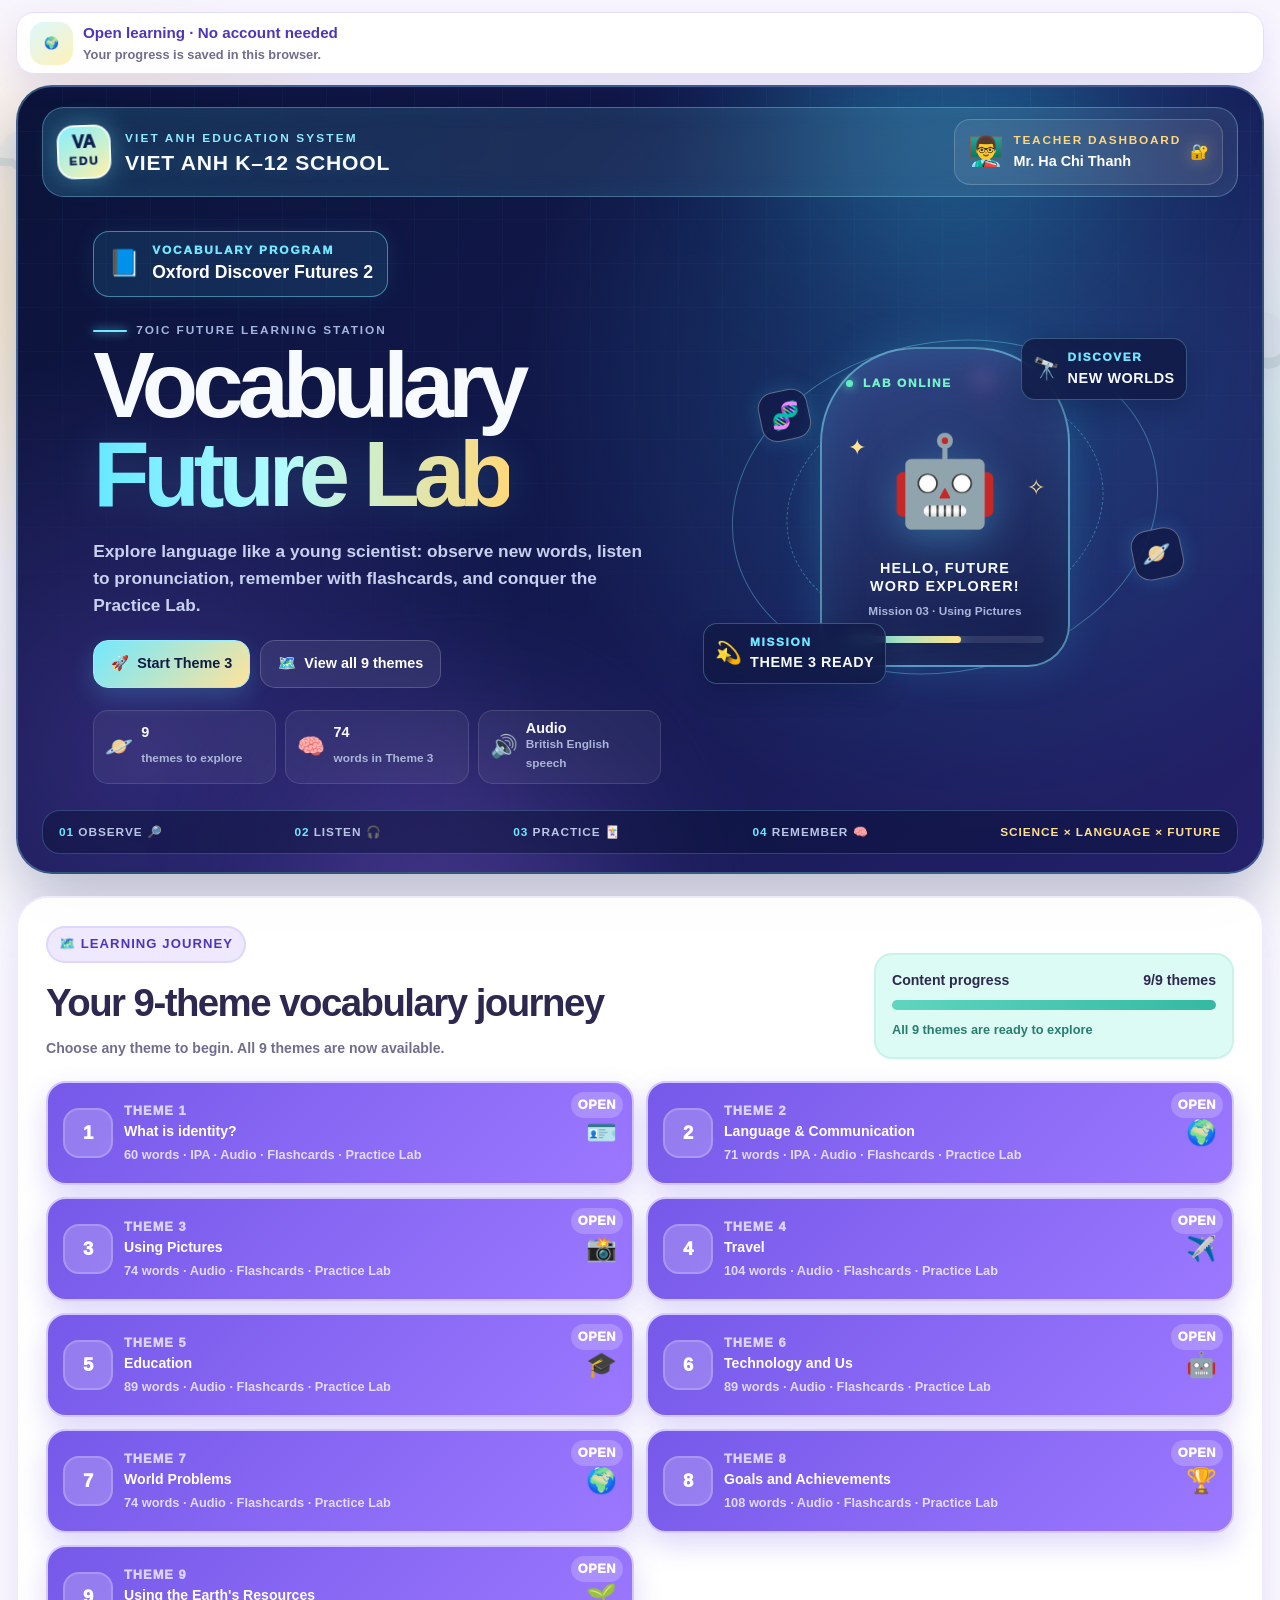
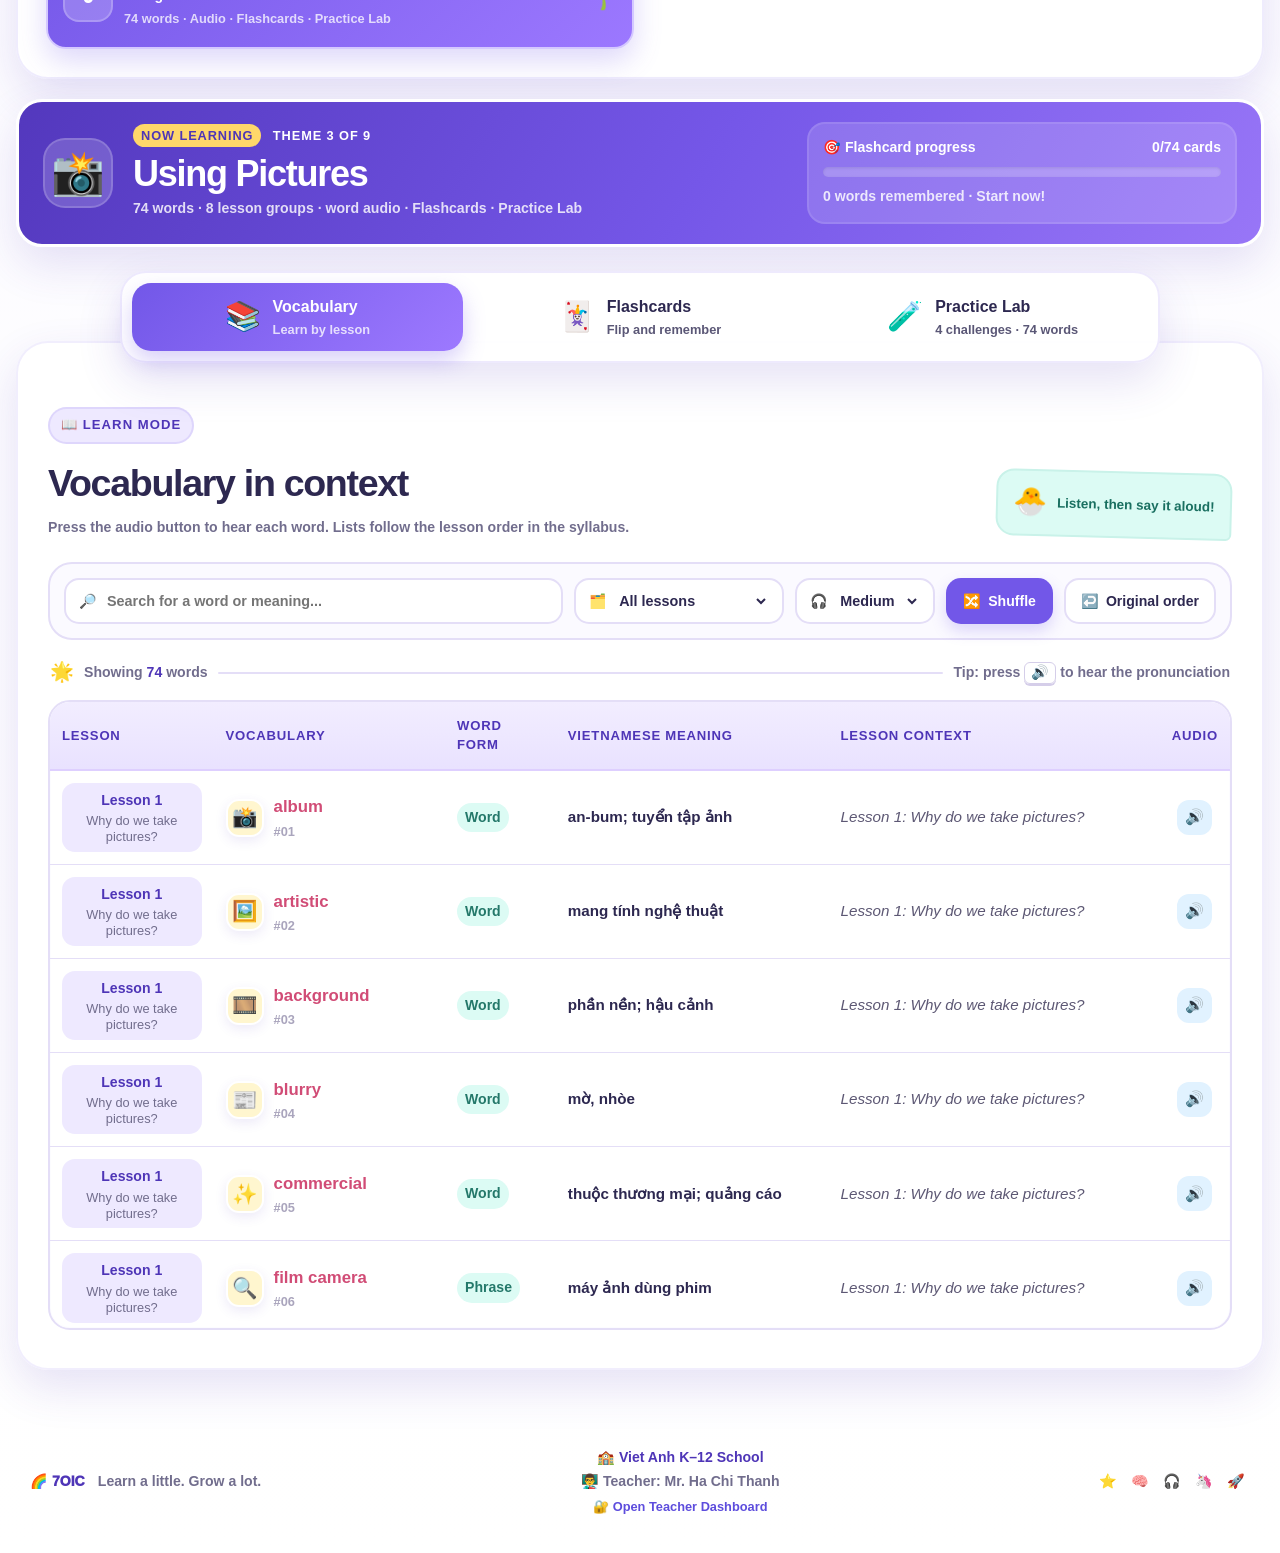
<file: theme3.html>
<!doctype html>
<html lang="en">
<head>
  <meta charset="utf-8">
  <meta name="viewport" content="width=device-width, initial-scale=1">
  <meta name="theme-color" content="#7c5cff">
  <meta name="description" content="Theme 3 Using Pictures in the 7OIC Vocabulary Hub, with Vietnamese meanings, word audio, flashcards, and interactive practice.">
  <title>Theme 3: Using Pictures | 7OIC Vocabulary Hub</title>
  <link rel="icon" href="data:image/svg+xml,%3Csvg xmlns='http://www.w3.org/2000/svg' viewBox='0 0 100 100'%3E%3Ctext y='.9em' font-size='90'%3E🦄%3C/text%3E%3C/svg%3E">
  <link rel="stylesheet" href="styles.css">
</head>
<body>
  <div id="learningApp">
  <a class="skip-link" href="#mainContent">Skip to main content</a>

  <div class="student-account-bar public-learning-bar" role="note">
    <div><span aria-hidden="true">🌍</span><p><strong>Open learning · No account needed</strong><small>Your progress is saved in this browser.</small></p></div>
  </div>

  <div class="sky-decor" aria-hidden="true">
    <span class="cloud cloud-one">☁️</span>
    <span class="cloud cloud-two">☁️</span>
    <span class="star star-one">⭐</span>
    <span class="star star-two">✨</span>
    <span class="star star-three">🌟</span>
    <span class="bubble bubble-one"></span>
    <span class="bubble bubble-two"></span>
  </div>

  <header class="future-hero">
    <div class="future-hero__grid" aria-hidden="true"></div>
    <div class="future-hero__glow future-hero__glow--cyan" aria-hidden="true"></div>
    <div class="future-hero__glow future-hero__glow--violet" aria-hidden="true"></div>

    <div class="future-hero__inner">
      <div class="school-ribbon">
        <div class="school-ribbon__mark" aria-hidden="true"><span>VA</span><small>EDU</small></div>
        <div class="school-ribbon__name">
          <span>VIET ANH EDUCATION SYSTEM</span>
          <strong>VIET ANH K–12 SCHOOL</strong>
        </div>
        <a class="school-ribbon__teacher" href="teacher.html" aria-label="Open Teacher Dashboard">
          <span aria-hidden="true">👨‍🏫</span>
          <div><small>TEACHER DASHBOARD</small><strong>Mr. Ha Chi Thanh</strong></div>
          <span class="teacher-dashboard-lock" aria-hidden="true">🔐</span>
        </a>
      </div>

      <div class="future-hero__body">
        <div class="future-hero__content">
          <div class="program-label"><span aria-hidden="true">📘</span><div><small>VOCABULARY PROGRAM</small><strong>Oxford Discover Futures 2</strong></div></div>
          <p class="future-hero__eyebrow"><span></span> 7OIC FUTURE LEARNING STATION</p>
          <h1>Vocabulary<br><span>Future Lab</span></h1>
          <p class="future-hero__lead">Explore language like a young scientist: observe new words, listen to pronunciation, remember with flashcards, and conquer the Practice Lab.</p>

          <div class="future-hero__actions">
            <a class="future-button future-button--primary" href="#theme3"><span>🚀</span> Start Theme 3</a>
            <a class="future-button future-button--glass" href="#journeyHeading"><span>🗺️</span> View all 9 themes</a>
          </div>

          <div class="future-stats" aria-label="Program highlights">
            <div><span aria-hidden="true">🪐</span><strong>9</strong><small>themes to explore</small></div>
            <div><span aria-hidden="true">🧠</span><strong>74</strong><small>words in Theme 3</small></div>
            <div><span aria-hidden="true">🔊</span><strong>Audio</strong><small>British English speech</small></div>
          </div>
        </div>

        <div class="science-scene" aria-label="Future science laboratory illustration">
          <div class="science-scene__orbit science-scene__orbit--outer" aria-hidden="true">
            <span class="orbit-icon orbit-icon--dna">🧬</span>
            <span class="orbit-icon orbit-icon--planet">🪐</span>
          </div>
          <div class="science-scene__orbit science-scene__orbit--inner" aria-hidden="true">
            <span class="orbit-icon orbit-icon--atom">⚛️</span>
            <span class="orbit-icon orbit-icon--lab">🔬</span>
          </div>
          <div class="science-capsule">
            <span class="science-capsule__status"><i></i> LAB ONLINE</span>
            <span class="science-capsule__spark science-capsule__spark--one" aria-hidden="true">✦</span>
            <span class="science-capsule__spark science-capsule__spark--two" aria-hidden="true">✧</span>
            <div class="science-capsule__robot" aria-hidden="true">🤖</div>
            <strong>HELLO, FUTURE<br>WORD EXPLORER!</strong>
            <small>Mission 03 · Using Pictures</small>
            <div class="science-capsule__meter"><span></span></div>
          </div>
          <div class="science-data science-data--top"><span>🔭</span><div><small>DISCOVER</small><strong>NEW WORLDS</strong></div></div>
          <div class="science-data science-data--bottom"><span>💫</span><div><small>MISSION</small><strong>THEME 3 READY</strong></div></div>
        </div>
      </div>

      <div class="future-ticker" aria-label="Learning skills">
        <span><i>01</i> OBSERVE 🔎</span>
        <span><i>02</i> LISTEN 🎧</span>
        <span><i>03</i> PRACTICE 🃏</span>
        <span><i>04</i> REMEMBER 🧠</span>
        <strong>SCIENCE × LANGUAGE × FUTURE</strong>
      </div>
    </div>
  </header>

  <main id="mainContent" class="app-shell">
    <section class="journey-panel" aria-labelledby="journeyHeading">
      <div class="journey-heading">
        <div>
          <span class="section-kicker">🗺️ LEARNING JOURNEY</span>
          <h2 id="journeyHeading">Your 9-theme vocabulary journey</h2>
          <p>Choose any theme to begin. All 9 themes are now available.</p>
        </div>
        <div class="release-progress" aria-label="Content release progress: 9 of 9 themes">
          <div class="release-progress__top">
            <span>Content progress</span>
            <strong>9/9 themes</strong>
          </div>
          <div class="release-progress__track"><span style="width: 100%"></span></div>
          <small>All 9 themes are ready to explore</small>
        </div>
      </div>
      <div id="themeGrid" class="theme-grid" aria-label="List of 9 themes"></div>
    </section>

    <section id="theme3" class="current-theme-banner" aria-labelledby="currentThemeHeading">
      <div class="current-theme-banner__icon" aria-hidden="true">📸</div>
      <div class="current-theme-banner__copy">
        <div class="current-theme-banner__eyebrow"><span>NOW LEARNING</span> Theme 3 of 9</div>
        <h2 id="currentThemeHeading">Using Pictures</h2>
        <p>74 words · 8 lesson groups · word audio · Flashcards · Practice Lab</p>
      </div>
      <div class="theme-study-progress" aria-label="Theme 3 flashcard progress">
        <div class="theme-study-progress__top">
          <span>🎯 Flashcard progress</span>
          <strong id="hubProgressLabel">0/74 cards</strong>
        </div>
        <div id="hubProgressTrack" class="study-progress-track" role="progressbar" aria-label="Flashcards practised" aria-valuemin="0" aria-valuemax="74" aria-valuenow="0">
          <span id="hubProgressBar"></span>
        </div>
        <small id="hubMasteryLabel">0 words mastered · Start your mission!</small>
      </div>
    </section>

    <nav class="tab-bar" aria-label="Learning modes">
      <button class="tab-button is-active" type="button" data-tab="learn" aria-selected="true">
        <span class="tab-icon">📚</span>
        <span><strong>Vocabulary</strong><small>Learn by lesson</small></span>
      </button>
      <button class="tab-button" type="button" data-tab="flashcards" aria-selected="false">
        <span class="tab-icon">🃏</span>
        <span><strong>Flashcards</strong><small>Flip and remember</small></span>
      </button>
      <button class="tab-button" type="button" data-tab="practice" aria-selected="false">
        <span class="tab-icon">🧪</span>
        <span><strong>Practice Lab</strong><small>4 challenges · 74 words</small></span>
      </button>
    </nav>

    <section id="learnPanel" class="tab-panel is-active" data-panel="learn" aria-labelledby="learnHeading">
      <div class="section-heading">
        <div>
          <span class="section-kicker">📖 LEARN MODE</span>
          <h2 id="learnHeading">Vocabulary in context</h2>
          <p>Press the audio button to hear each word. Lists follow the lesson order in the syllabus.</p>
        </div>
        <div class="pet-tip" aria-hidden="true"><span>🐣</span> Listen, then say it aloud!</div>
      </div>

      <div class="toolbar" role="search">
        <label class="control search-control">
          <span>🔎</span>
          <span class="sr-only">Search vocabulary</span>
          <input id="searchInput" type="search" placeholder="Search for a word or meaning..." autocomplete="off">
        </label>

        <label class="control select-control">
          <span>🗂️</span>
          <span class="sr-only">Filter by lesson</span>
          <select id="lessonFilter" aria-label="Filter by lesson">
            <option value="all">All lessons</option>
          </select>
        </label>

        <label class="control select-control speed-control">
          <span>🎧</span>
          <span class="sr-only">Pronunciation speed</span>
          <select id="speechRate" aria-label="Pronunciation speed">
            <option value="0.72">Slow</option>
            <option value="0.88" selected>Medium</option>
            <option value="1">Natural</option>
          </select>
        </label>

        <button id="shuffleTableButton" class="action-button action-button--purple" type="button">
          <span>🔀</span> Shuffle
        </button>
        <button id="resetTableButton" class="action-button action-button--ghost" type="button">
          <span>↩️</span> Original order
        </button>
      </div>

      <div class="result-banner" aria-live="polite">
        <span class="result-banner__icon">🌟</span>
        <span>Showing <strong id="resultCount">74</strong> words</span>
        <span class="result-banner__line"></span>
        <span class="result-banner__hint">Tip: press <kbd>🔊</kbd> to hear the pronunciation</span>
      </div>

      <div class="table-wrap">
        <table class="vocab-table">
          <caption class="sr-only">Theme 3 vocabulary table with 74 words: Using Pictures</caption>
          <thead>
            <tr>
              <th scope="col">Lesson</th>
              <th scope="col">Vocabulary</th>
              <th scope="col">Word form</th>
              <th scope="col">Vietnamese Meaning</th>
              <th scope="col">Lesson context</th>
              <th scope="col">Audio</th>
            </tr>
          </thead>
          <tbody id="vocabTableBody"></tbody>
        </table>
      </div>

      <div id="vocabMobileList" class="vocab-mobile-list" aria-label="Vocabulary list"></div>
      <div id="emptyState" class="empty-state" hidden>
        <span>🔭</span>
        <h3>No matching words found</h3>
        <p>Try another keyword or choose “All lessons”.</p>
      </div>
    </section>

    <section id="flashcardsPanel" class="tab-panel" data-panel="flashcards" aria-labelledby="flashcardsHeading" hidden>
      <div class="section-heading flash-heading">
        <div>
          <span class="section-kicker">🃏 PRACTICE MODE</span>
          <h2 id="flashcardsHeading">Memory-building flashcards</h2>
          <p>Front: English word · Back: Vietnamese meaning and lesson context.</p>
        </div>
        <div class="pet-tip pet-tip--pink" aria-hidden="true"><span>🐼</span> Flip a card and test yourself!</div>
      </div>

      <div class="flash-toolbar">
        <label class="control select-control">
          <span>🗂️</span>
          <span class="sr-only">Choose flashcards by lesson</span>
          <select id="deckLessonFilter" aria-label="Choose flashcards by lesson">
            <option value="all">All 74 words</option>
          </select>
        </label>
        <button id="shuffleDeckButton" class="action-button action-button--purple" type="button"><span>🔀</span> Shuffle cards</button>
        <button id="resetProgressButton" class="action-button action-button--ghost" type="button"><span>🧹</span> Reset progress</button>
      </div>

      <div class="flash-layout">
        <aside class="progress-card" aria-label="Learning progress">
          <div class="progress-mascot" aria-hidden="true">🐻</div>
          <h3>Your progress</h3>
          <div class="progress-ring" id="progressRing" style="--progress: 0deg">
            <span id="progressPercent">0%</span>
          </div>
          <div class="progress-list">
            <div><span class="dot dot--green"></span><span>Mastered</span><strong id="knownCount">0</strong></div>
            <div><span class="dot dot--orange"></span><span>Review</span><strong id="reviewCount">0</strong></div>
            <div><span class="dot dot--purple"></span><span>New</span><strong id="newCount">74</strong></div>
          </div>
          <div class="deck-progress-block">
            <div><span>Practised</span><strong id="deckProgressLabel">0/74</strong></div>
            <div id="deckProgressTrack" class="study-progress-track study-progress-track--compact" role="progressbar" aria-label="Flashcard deck progress" aria-valuemin="0" aria-valuemax="74" aria-valuenow="0">
              <span id="deckProgressBar"></span>
            </div>
          </div>
          <p class="keyboard-tip">⌨️ <strong>Shortcuts:</strong> ← → move · Space flip · A listen</p>
        </aside>

        <div class="deck-stage">
          <div class="deck-counter" aria-live="polite">
            <span>Card <strong id="cardPosition">1</strong>/<strong id="deckTotal">74</strong></span>
            <span id="cardLessonBadge" class="lesson-mini-badge">Lesson 1</span>
          </div>

          <button id="flashcard" class="flashcard" type="button" aria-label="Flip card" aria-pressed="false">
            <span class="card-shadow card-shadow--one" aria-hidden="true"></span>
            <span class="card-shadow card-shadow--two" aria-hidden="true"></span>
            <span class="flashcard__inner">
              <span class="flashcard__face flashcard__front">
                <span class="card-corner">7OIC</span>
                <span id="cardIcon" class="card-icon" aria-hidden="true">🗣️</span>
                <span class="card-label">VOCABULARY</span>
                <strong id="cardWord" class="card-word">bilingual</strong>
                <span id="cardIpa" class="card-ipa">/baɪˈlɪŋɡwəl/</span>
                <span id="cardPos" class="pos-badge">Adj / N</span>
                <span class="flip-hint">🔄 Tap to see the meaning</span>
              </span>
              <span class="flashcard__face flashcard__back">
                <span class="card-corner">MEANING</span>
                <span id="cardBackIcon" class="card-icon" aria-hidden="true">🗣️</span>
                <span class="card-label">VIETNAMESE MEANING</span>
                <strong id="cardMeaning" class="card-meaning">Song ngữ; người sử dụng hai ngôn ngữ</strong>
                <span id="cardBackLesson" class="back-lesson">Lesson 1 · How do we use language?</span>
                <span class="flip-hint">🔄 Tap to see the word</span>
              </span>
            </span>
          </button>

          <div class="audio-practice-row">
            <button id="cardAudioButton" class="round-action round-action--audio" type="button"><span>🔊</span><small>Listen</small></button>
            <button id="cardSlowAudioButton" class="round-action round-action--slow" type="button"><span>🐢</span><small>Slow audio</small></button>
          </div>

          <div class="card-navigation">
            <button id="previousCardButton" class="nav-arrow" type="button" aria-label="Previous card">←</button>
            <button id="reviewButton" class="memory-button memory-button--review" type="button"><span>🔁</span> Review again</button>
            <button id="knownButton" class="memory-button memory-button--known" type="button"><span>✅</span> I know it</button>
            <button id="nextCardButton" class="nav-arrow" type="button" aria-label="Next card">→</button>
          </div>
        </div>
      </div>
    </section>

    <section id="practicePanel" class="tab-panel practice-panel" data-panel="practice" aria-labelledby="practiceHeading" hidden>
      <div class="section-heading practice-heading">
        <div>
          <span class="section-kicker">🧪 VOCABULARY PRACTICE LAB</span>
          <h2 id="practiceHeading">4 challenges · Full 74-word coverage</h2>
          <p>Each challenge practises a different word group. Complete all four to cover every word in Theme 3.</p>
        </div>
        <div class="pet-tip practice-pet-tip" aria-hidden="true"><span>🤖</span> 20 + 20 + 19 + 15 = 74!</div>
      </div>

      <div class="practice-coverage-card">
        <div class="practice-coverage-copy">
          <span>🚀 THEME 3 MISSION COVERAGE</span>
          <strong id="practiceOverallLabel">0/74 words practised</strong>
          <small>The four challenges use four different word groups, so you do not repeat all 74 words in every activity.</small>
        </div>
        <div class="practice-overall-track" role="progressbar" aria-label="Practice Lab progress" aria-valuemin="0" aria-valuemax="74" aria-valuenow="0"><span id="practiceOverallBar"></span></div>
        <div class="practice-coverage-grid">
          <div><span>🧩</span><small>Matching · words 01–20</small><strong id="matchingCoverage">0/20</strong></div>
          <div><span>🎧</span><small>Listen & spell · words 21–40</small><strong id="spellingCoverage">0/20</strong></div>
          <div><span>💬</span><small>In context · words 41–59</small><strong id="situationCoverage">0/19</strong></div>
          <div><span>⚡</span><small>Speed Quiz · words 60–74</small><strong id="speedCoverage">0/15</strong></div>
        </div>
      </div>

      <nav class="practice-mode-tabs" aria-label="Choose a practice activity">
        <button class="practice-mode-button is-active" type="button" data-practice-mode="matching"><span>🧩</span><strong>Matching</strong><small>4 sets · up to 5 words</small></button>
        <button class="practice-mode-button" type="button" data-practice-mode="spelling"><span>🎧</span><strong>Listen & spell</strong><small>20 words · unlimited audio</small></button>
        <button class="practice-mode-button" type="button" data-practice-mode="situation"><span>💬</span><strong>In context</strong><small>19 precise questions</small></button>
        <button class="practice-mode-button" type="button" data-practice-mode="speed"><span>⚡</span><strong>Speed Quiz</strong><small>15 questions · 90 seconds</small></button>
      </nav>

      <section class="practice-mode-panel is-active" data-practice-mode-panel="matching" aria-labelledby="matchingHeading">
        <div class="practice-task-heading">
          <div><span class="practice-task-icon">🧩</span><div><small>CLICK TO MATCH</small><h3 id="matchingHeading">Match each word with its Vietnamese meaning</h3><p>Select a vocabulary card on the left, then choose its matching Vietnamese meaning on the right.</p></div></div>
          <div class="practice-task-controls"><label>Word set<select id="matchingRoundSelect" aria-label="Choose a matching set"></select></label><button id="shuffleMatchingButton" type="button">🔀 Shuffle</button></div>
        </div>
        <div class="matching-round-progress"><span>Current set progress</span><strong id="matchingRoundProgress">0/5</strong></div>
        <div class="matching-board">
          <div><h4>VOCABULARY CARDS</h4><div id="matchingWordBank" class="matching-word-bank" aria-label="Choose an English word"></div></div>
          <div><h4>VIETNAMESE MEANINGS</h4><div id="matchingMeaningBank" class="matching-meaning-bank" aria-label="Vietnamese meanings"></div></div>
        </div>
        <p id="matchingFeedback" class="practice-feedback" role="status" aria-live="polite">Choose a vocabulary card to begin.</p>
      </section>

      <section class="practice-mode-panel" data-practice-mode-panel="spelling" aria-labelledby="spellingHeading" hidden>
        <div class="practice-task-heading">
          <div><span class="practice-task-icon practice-task-icon--blue">🎧</span><div><small>LISTEN & SPELL</small><h3 id="spellingHeading">Listen and type the word</h3><p>Replay the audio as many times as you need. Hyphens and spaces are accepted.</p></div></div>
          <button id="shuffleSpellingButton" class="practice-utility-button" type="button">🔀 Shuffle 20 words</button>
        </div>
        <div class="single-question-progress"><span id="spellingPosition">Word 1/20</span><div><i id="spellingProgressBar"></i></div><strong id="spellingScore">0 correct</strong></div>
        <div class="spelling-stage">
          <div id="spellingIcon" class="spelling-robot" aria-hidden="true">🤖</div>
          <span id="spellingLesson" class="practice-lesson-chip">Lesson 1</span>
          <h3>Which word do you hear?</h3>
          <div class="spelling-audio-actions">
            <button id="spellingAudioButton" type="button"><span>🔊</span><strong>Play word</strong><small>Unlimited replays</small></button>
            <button id="spellingLettersAudioButton" type="button"><span>🔤</span><strong>Hear spelling</strong><small>A–B–C · unlimited</small></button>
          </div>
          <form id="spellingForm" class="spelling-form">
            <label for="spellingInput" class="sr-only">Type the word you hear</label>
            <input id="spellingInput" type="text" autocomplete="off" spellcheck="false" placeholder="Type a word or phrase..." required>
            <button id="checkSpellingButton" type="submit">Check ✓</button>
          </form>
          <p id="spellingFeedback" class="practice-feedback" role="status" aria-live="polite">Press play, listen carefully, and type your answer.</p>
          <div class="practice-question-navigation"><button id="previousSpellingButton" type="button">← Previous word</button><button id="nextSpellingButton" type="button">Next word →</button></div>
        </div>
      </section>

      <section class="practice-mode-panel" data-practice-mode-panel="situation" aria-labelledby="situationHeading" hidden>
        <div class="practice-task-heading">
          <div><span class="practice-task-icon practice-task-icon--pink">💬</span><div><small>USE IN CONTEXT</small><h3 id="situationHeading">Choose the best word for each situation</h3><p>19 precise questions for words 41–59. Each prompt uses the lesson topic and Vietnamese meaning.</p></div></div>
          <button id="shuffleSituationButton" class="practice-utility-button" type="button">🔀 Shuffle questions</button>
        </div>
        <div class="single-question-progress"><span id="situationPosition">Question 1/19</span><div><i id="situationProgressBar"></i></div><strong id="situationScore">0 correct</strong></div>
        <article class="situation-card">
          <div class="situation-card__top"><span id="situationIcon">🤝</span><span id="situationLesson" class="practice-lesson-chip">Lesson 7</span></div>
          <span class="situation-label">CHOOSE THE BEST WORD</span>
          <h3 id="situationPrompt">The customer service assistant answered in a polite and professional ____.</h3>
          <div id="situationOptions" class="situation-options"></div>
          <p id="situationFeedback" class="practice-feedback" role="status" aria-live="polite">Read the situation and choose the best answer.</p>
          <button id="nextSituationButton" class="practice-next-button" type="button">Next question →</button>
        </article>
      </section>

      <section class="practice-mode-panel" data-practice-mode-panel="speed" aria-labelledby="speedHeading" hidden>
        <div class="practice-task-heading">
          <div><span class="practice-task-icon practice-task-icon--yellow">⚡</span><div><small>90-SECOND CHALLENGE</small><h3 id="speedHeading">Speed Quiz</h3><p>Answer 15 questions on words 60–74 in 90 seconds to complete the final part of the Practice Lab.</p></div></div>
        </div>
        <div id="speedSetup" class="speed-setup">
          <div class="speed-mission-grid speed-mission-grid--single">
            <button type="button" class="speed-mission-card is-selected" data-speed-mission="0"><span>🚀</span><small>SPEED MISSION</small><strong>15 questions · Words 60–74</strong><em id="speedMissionScore1">Not attempted</em></button>
          </div>
          <div class="speed-rules"><span>⏱️ 90 seconds</span><span>❓ 15 questions</span><span>🏆 +1 point each</span><span>🔀 Shuffled questions</span></div>
          <button id="startSpeedButton" class="start-speed-button" type="button">⚡ Start Speed Quiz</button>
        </div>
        <div id="speedGame" class="speed-game" hidden>
          <div class="speed-hud"><div><small>TIME LEFT</small><strong id="speedTimer">90</strong></div><div><small>QUESTION</small><strong id="speedQuestionCount">1/15</strong></div><div><small>SCORE</small><strong id="speedLiveScore">0</strong></div></div>
          <div class="speed-progress-track"><span id="speedProgressBar"></span></div>
          <article class="speed-question-card">
            <span id="speedQuestionType" class="speed-question-type">MEANING CHALLENGE</span>
            <button id="speedAudioButton" class="speed-audio-button" type="button" hidden>🔊 Play again</button>
            <h3 id="speedPrompt">Choose the correct answer.</h3>
            <div id="speedOptions" class="speed-options"></div>
          </article>
        </div>
        <div id="speedResult" class="speed-result" hidden>
          <span class="speed-result-planet" aria-hidden="true">🏆</span>
          <small>SPEED QUIZ COMPLETE</small>
          <h3 id="speedResultTitle">Great work!</h3>
          <strong id="speedResultScore">0/15</strong>
          <p id="speedResultMessage">You completed the challenge.</p>
          <div><button id="retrySpeedButton" type="button">↻ Try Speed Quiz again</button><button id="nextSpeedMissionButton" type="button" hidden>Next mission →</button></div>
        </div>
      </section>
    </section>
  </main>

  <footer class="site-footer">
    <div class="footer-brand"><span class="footer-logo">🌈 7OIC</span><strong>Learn a little. Grow a lot.</strong></div>
    <div class="footer-institution">
      <strong>🏫 Viet Anh K–12 School</strong>
      <span>👨‍🏫 Teacher: Mr. Ha Chi Thanh</span>
      <a class="footer-dashboard-link" href="teacher.html">🔐 Open Teacher Dashboard</a>
    </div>
    <div class="footer-icons" aria-hidden="true">⭐ 🧠 🎧 🦄 🚀</div>
  </footer>

  <div id="toast" class="toast" role="status" aria-live="polite"></div>
  <div id="confetti" class="confetti-layer" aria-hidden="true"></div>
  </div>

  <script src="theme3-data.js"></script>
  <script src="theme-app.js?v=all-themes-1" defer></script>
</body>
</html>
</file>
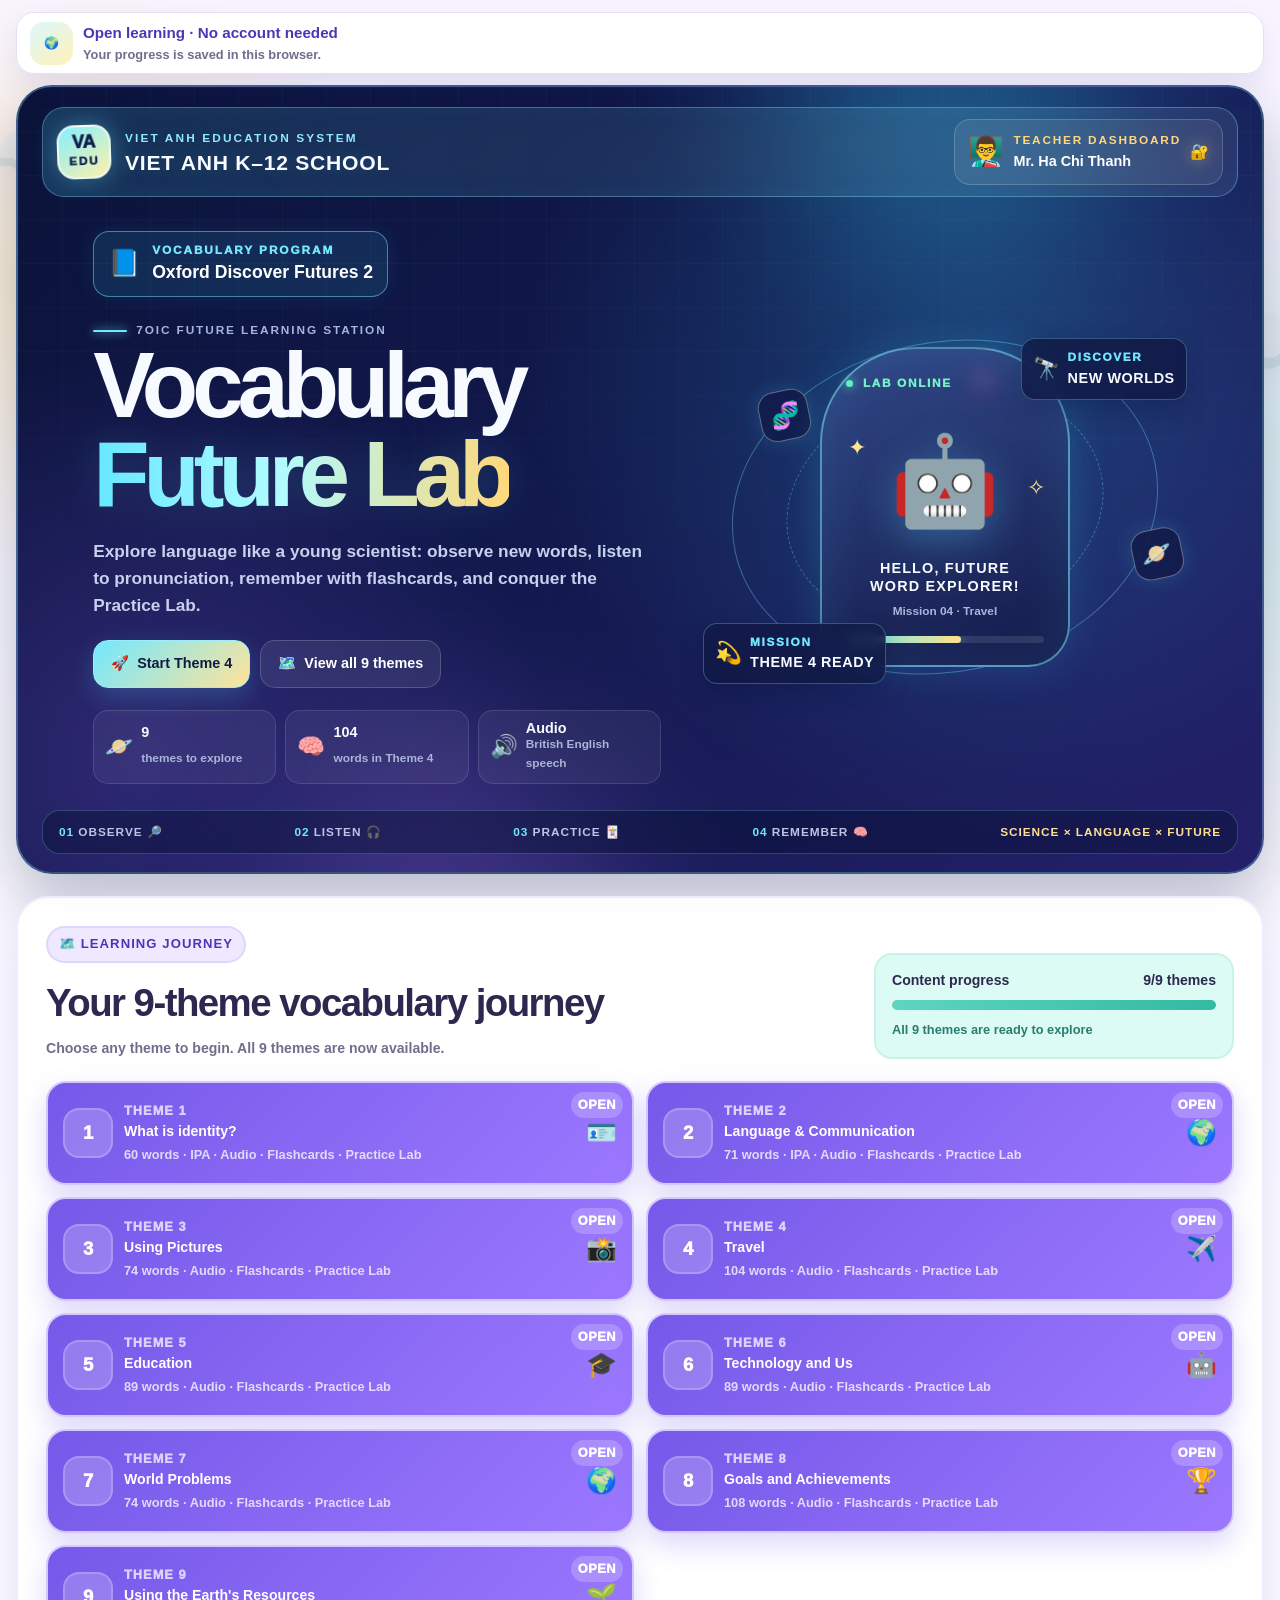
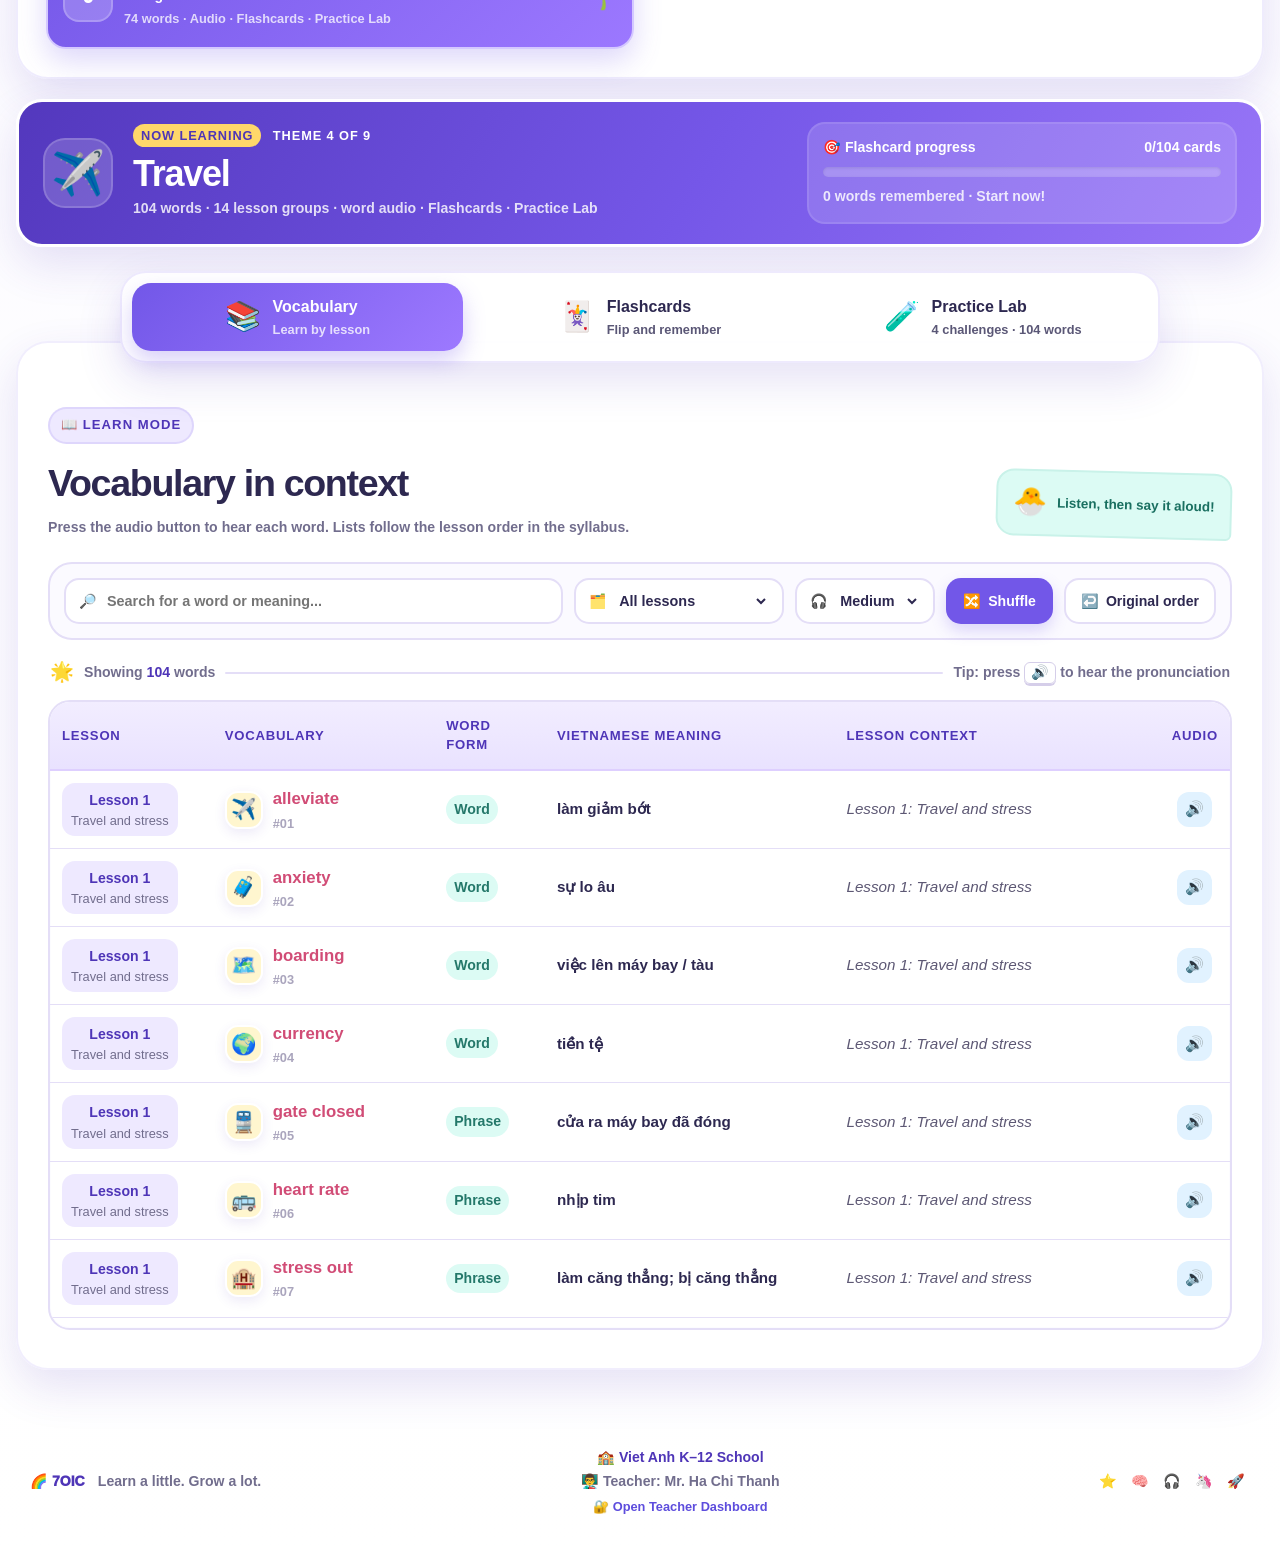
<file: theme4.html>
<!doctype html>
<html lang="en">
<head>
  <meta charset="utf-8">
  <meta name="viewport" content="width=device-width, initial-scale=1">
  <meta name="theme-color" content="#7c5cff">
  <meta name="description" content="Theme 4 Travel in the 7OIC Vocabulary Hub, with Vietnamese meanings, word audio, flashcards, and interactive practice.">
  <title>Theme 4: Travel | 7OIC Vocabulary Hub</title>
  <link rel="icon" href="data:image/svg+xml,%3Csvg xmlns='http://www.w3.org/2000/svg' viewBox='0 0 100 100'%3E%3Ctext y='.9em' font-size='90'%3E🦄%3C/text%3E%3C/svg%3E">
  <link rel="stylesheet" href="styles.css">
</head>
<body>
  <div id="learningApp">
  <a class="skip-link" href="#mainContent">Skip to main content</a>

  <div class="student-account-bar public-learning-bar" role="note">
    <div><span aria-hidden="true">🌍</span><p><strong>Open learning · No account needed</strong><small>Your progress is saved in this browser.</small></p></div>
  </div>

  <div class="sky-decor" aria-hidden="true">
    <span class="cloud cloud-one">☁️</span>
    <span class="cloud cloud-two">☁️</span>
    <span class="star star-one">⭐</span>
    <span class="star star-two">✨</span>
    <span class="star star-three">🌟</span>
    <span class="bubble bubble-one"></span>
    <span class="bubble bubble-two"></span>
  </div>

  <header class="future-hero">
    <div class="future-hero__grid" aria-hidden="true"></div>
    <div class="future-hero__glow future-hero__glow--cyan" aria-hidden="true"></div>
    <div class="future-hero__glow future-hero__glow--violet" aria-hidden="true"></div>

    <div class="future-hero__inner">
      <div class="school-ribbon">
        <div class="school-ribbon__mark" aria-hidden="true"><span>VA</span><small>EDU</small></div>
        <div class="school-ribbon__name">
          <span>VIET ANH EDUCATION SYSTEM</span>
          <strong>VIET ANH K–12 SCHOOL</strong>
        </div>
        <a class="school-ribbon__teacher" href="teacher.html" aria-label="Open Teacher Dashboard">
          <span aria-hidden="true">👨‍🏫</span>
          <div><small>TEACHER DASHBOARD</small><strong>Mr. Ha Chi Thanh</strong></div>
          <span class="teacher-dashboard-lock" aria-hidden="true">🔐</span>
        </a>
      </div>

      <div class="future-hero__body">
        <div class="future-hero__content">
          <div class="program-label"><span aria-hidden="true">📘</span><div><small>VOCABULARY PROGRAM</small><strong>Oxford Discover Futures 2</strong></div></div>
          <p class="future-hero__eyebrow"><span></span> 7OIC FUTURE LEARNING STATION</p>
          <h1>Vocabulary<br><span>Future Lab</span></h1>
          <p class="future-hero__lead">Explore language like a young scientist: observe new words, listen to pronunciation, remember with flashcards, and conquer the Practice Lab.</p>

          <div class="future-hero__actions">
            <a class="future-button future-button--primary" href="#theme4"><span>🚀</span> Start Theme 4</a>
            <a class="future-button future-button--glass" href="#journeyHeading"><span>🗺️</span> View all 9 themes</a>
          </div>

          <div class="future-stats" aria-label="Program highlights">
            <div><span aria-hidden="true">🪐</span><strong>9</strong><small>themes to explore</small></div>
            <div><span aria-hidden="true">🧠</span><strong>104</strong><small>words in Theme 4</small></div>
            <div><span aria-hidden="true">🔊</span><strong>Audio</strong><small>British English speech</small></div>
          </div>
        </div>

        <div class="science-scene" aria-label="Future science laboratory illustration">
          <div class="science-scene__orbit science-scene__orbit--outer" aria-hidden="true">
            <span class="orbit-icon orbit-icon--dna">🧬</span>
            <span class="orbit-icon orbit-icon--planet">🪐</span>
          </div>
          <div class="science-scene__orbit science-scene__orbit--inner" aria-hidden="true">
            <span class="orbit-icon orbit-icon--atom">⚛️</span>
            <span class="orbit-icon orbit-icon--lab">🔬</span>
          </div>
          <div class="science-capsule">
            <span class="science-capsule__status"><i></i> LAB ONLINE</span>
            <span class="science-capsule__spark science-capsule__spark--one" aria-hidden="true">✦</span>
            <span class="science-capsule__spark science-capsule__spark--two" aria-hidden="true">✧</span>
            <div class="science-capsule__robot" aria-hidden="true">🤖</div>
            <strong>HELLO, FUTURE<br>WORD EXPLORER!</strong>
            <small>Mission 04 · Travel</small>
            <div class="science-capsule__meter"><span></span></div>
          </div>
          <div class="science-data science-data--top"><span>🔭</span><div><small>DISCOVER</small><strong>NEW WORLDS</strong></div></div>
          <div class="science-data science-data--bottom"><span>💫</span><div><small>MISSION</small><strong>THEME 4 READY</strong></div></div>
        </div>
      </div>

      <div class="future-ticker" aria-label="Learning skills">
        <span><i>01</i> OBSERVE 🔎</span>
        <span><i>02</i> LISTEN 🎧</span>
        <span><i>03</i> PRACTICE 🃏</span>
        <span><i>04</i> REMEMBER 🧠</span>
        <strong>SCIENCE × LANGUAGE × FUTURE</strong>
      </div>
    </div>
  </header>

  <main id="mainContent" class="app-shell">
    <section class="journey-panel" aria-labelledby="journeyHeading">
      <div class="journey-heading">
        <div>
          <span class="section-kicker">🗺️ LEARNING JOURNEY</span>
          <h2 id="journeyHeading">Your 9-theme vocabulary journey</h2>
          <p>Choose any theme to begin. All 9 themes are now available.</p>
        </div>
        <div class="release-progress" aria-label="Content release progress: 9 of 9 themes">
          <div class="release-progress__top">
            <span>Content progress</span>
            <strong>9/9 themes</strong>
          </div>
          <div class="release-progress__track"><span style="width: 100%"></span></div>
          <small>All 9 themes are ready to explore</small>
        </div>
      </div>
      <div id="themeGrid" class="theme-grid" aria-label="List of 9 themes"></div>
    </section>

    <section id="theme4" class="current-theme-banner" aria-labelledby="currentThemeHeading">
      <div class="current-theme-banner__icon" aria-hidden="true">✈️</div>
      <div class="current-theme-banner__copy">
        <div class="current-theme-banner__eyebrow"><span>NOW LEARNING</span> Theme 4 of 9</div>
        <h2 id="currentThemeHeading">Travel</h2>
        <p>104 words · 14 lesson groups · word audio · Flashcards · Practice Lab</p>
      </div>
      <div class="theme-study-progress" aria-label="Theme 4 flashcard progress">
        <div class="theme-study-progress__top">
          <span>🎯 Flashcard progress</span>
          <strong id="hubProgressLabel">0/104 cards</strong>
        </div>
        <div id="hubProgressTrack" class="study-progress-track" role="progressbar" aria-label="Flashcards practised" aria-valuemin="0" aria-valuemax="104" aria-valuenow="0">
          <span id="hubProgressBar"></span>
        </div>
        <small id="hubMasteryLabel">0 words mastered · Start your mission!</small>
      </div>
    </section>

    <nav class="tab-bar" aria-label="Learning modes">
      <button class="tab-button is-active" type="button" data-tab="learn" aria-selected="true">
        <span class="tab-icon">📚</span>
        <span><strong>Vocabulary</strong><small>Learn by lesson</small></span>
      </button>
      <button class="tab-button" type="button" data-tab="flashcards" aria-selected="false">
        <span class="tab-icon">🃏</span>
        <span><strong>Flashcards</strong><small>Flip and remember</small></span>
      </button>
      <button class="tab-button" type="button" data-tab="practice" aria-selected="false">
        <span class="tab-icon">🧪</span>
        <span><strong>Practice Lab</strong><small>4 challenges · 104 words</small></span>
      </button>
    </nav>

    <section id="learnPanel" class="tab-panel is-active" data-panel="learn" aria-labelledby="learnHeading">
      <div class="section-heading">
        <div>
          <span class="section-kicker">📖 LEARN MODE</span>
          <h2 id="learnHeading">Vocabulary in context</h2>
          <p>Press the audio button to hear each word. Lists follow the lesson order in the syllabus.</p>
        </div>
        <div class="pet-tip" aria-hidden="true"><span>🐣</span> Listen, then say it aloud!</div>
      </div>

      <div class="toolbar" role="search">
        <label class="control search-control">
          <span>🔎</span>
          <span class="sr-only">Search vocabulary</span>
          <input id="searchInput" type="search" placeholder="Search for a word or meaning..." autocomplete="off">
        </label>

        <label class="control select-control">
          <span>🗂️</span>
          <span class="sr-only">Filter by lesson</span>
          <select id="lessonFilter" aria-label="Filter by lesson">
            <option value="all">All lessons</option>
          </select>
        </label>

        <label class="control select-control speed-control">
          <span>🎧</span>
          <span class="sr-only">Pronunciation speed</span>
          <select id="speechRate" aria-label="Pronunciation speed">
            <option value="0.72">Slow</option>
            <option value="0.88" selected>Medium</option>
            <option value="1">Natural</option>
          </select>
        </label>

        <button id="shuffleTableButton" class="action-button action-button--purple" type="button">
          <span>🔀</span> Shuffle
        </button>
        <button id="resetTableButton" class="action-button action-button--ghost" type="button">
          <span>↩️</span> Original order
        </button>
      </div>

      <div class="result-banner" aria-live="polite">
        <span class="result-banner__icon">🌟</span>
        <span>Showing <strong id="resultCount">104</strong> words</span>
        <span class="result-banner__line"></span>
        <span class="result-banner__hint">Tip: press <kbd>🔊</kbd> to hear the pronunciation</span>
      </div>

      <div class="table-wrap">
        <table class="vocab-table">
          <caption class="sr-only">Theme 4 vocabulary table with 104 words: Travel</caption>
          <thead>
            <tr>
              <th scope="col">Lesson</th>
              <th scope="col">Vocabulary</th>
              <th scope="col">Word form</th>
              <th scope="col">Vietnamese Meaning</th>
              <th scope="col">Lesson context</th>
              <th scope="col">Audio</th>
            </tr>
          </thead>
          <tbody id="vocabTableBody"></tbody>
        </table>
      </div>

      <div id="vocabMobileList" class="vocab-mobile-list" aria-label="Vocabulary list"></div>
      <div id="emptyState" class="empty-state" hidden>
        <span>🔭</span>
        <h3>No matching words found</h3>
        <p>Try another keyword or choose “All lessons”.</p>
      </div>
    </section>

    <section id="flashcardsPanel" class="tab-panel" data-panel="flashcards" aria-labelledby="flashcardsHeading" hidden>
      <div class="section-heading flash-heading">
        <div>
          <span class="section-kicker">🃏 PRACTICE MODE</span>
          <h2 id="flashcardsHeading">Memory-building flashcards</h2>
          <p>Front: English word · Back: Vietnamese meaning and lesson context.</p>
        </div>
        <div class="pet-tip pet-tip--pink" aria-hidden="true"><span>🐼</span> Flip a card and test yourself!</div>
      </div>

      <div class="flash-toolbar">
        <label class="control select-control">
          <span>🗂️</span>
          <span class="sr-only">Choose flashcards by lesson</span>
          <select id="deckLessonFilter" aria-label="Choose flashcards by lesson">
            <option value="all">All 104 words</option>
          </select>
        </label>
        <button id="shuffleDeckButton" class="action-button action-button--purple" type="button"><span>🔀</span> Shuffle cards</button>
        <button id="resetProgressButton" class="action-button action-button--ghost" type="button"><span>🧹</span> Reset progress</button>
      </div>

      <div class="flash-layout">
        <aside class="progress-card" aria-label="Learning progress">
          <div class="progress-mascot" aria-hidden="true">🐻</div>
          <h3>Your progress</h3>
          <div class="progress-ring" id="progressRing" style="--progress: 0deg">
            <span id="progressPercent">0%</span>
          </div>
          <div class="progress-list">
            <div><span class="dot dot--green"></span><span>Mastered</span><strong id="knownCount">0</strong></div>
            <div><span class="dot dot--orange"></span><span>Review</span><strong id="reviewCount">0</strong></div>
            <div><span class="dot dot--purple"></span><span>New</span><strong id="newCount">104</strong></div>
          </div>
          <div class="deck-progress-block">
            <div><span>Practised</span><strong id="deckProgressLabel">0/104</strong></div>
            <div id="deckProgressTrack" class="study-progress-track study-progress-track--compact" role="progressbar" aria-label="Flashcard deck progress" aria-valuemin="0" aria-valuemax="104" aria-valuenow="0">
              <span id="deckProgressBar"></span>
            </div>
          </div>
          <p class="keyboard-tip">⌨️ <strong>Shortcuts:</strong> ← → move · Space flip · A listen</p>
        </aside>

        <div class="deck-stage">
          <div class="deck-counter" aria-live="polite">
            <span>Card <strong id="cardPosition">1</strong>/<strong id="deckTotal">104</strong></span>
            <span id="cardLessonBadge" class="lesson-mini-badge">Lesson 1</span>
          </div>

          <button id="flashcard" class="flashcard" type="button" aria-label="Flip card" aria-pressed="false">
            <span class="card-shadow card-shadow--one" aria-hidden="true"></span>
            <span class="card-shadow card-shadow--two" aria-hidden="true"></span>
            <span class="flashcard__inner">
              <span class="flashcard__face flashcard__front">
                <span class="card-corner">7OIC</span>
                <span id="cardIcon" class="card-icon" aria-hidden="true">🗣️</span>
                <span class="card-label">VOCABULARY</span>
                <strong id="cardWord" class="card-word">bilingual</strong>
                <span id="cardIpa" class="card-ipa">/baɪˈlɪŋɡwəl/</span>
                <span id="cardPos" class="pos-badge">Adj / N</span>
                <span class="flip-hint">🔄 Tap to see the meaning</span>
              </span>
              <span class="flashcard__face flashcard__back">
                <span class="card-corner">MEANING</span>
                <span id="cardBackIcon" class="card-icon" aria-hidden="true">🗣️</span>
                <span class="card-label">VIETNAMESE MEANING</span>
                <strong id="cardMeaning" class="card-meaning">Song ngữ; người sử dụng hai ngôn ngữ</strong>
                <span id="cardBackLesson" class="back-lesson">Lesson 1 · How do we use language?</span>
                <span class="flip-hint">🔄 Tap to see the word</span>
              </span>
            </span>
          </button>

          <div class="audio-practice-row">
            <button id="cardAudioButton" class="round-action round-action--audio" type="button"><span>🔊</span><small>Listen</small></button>
            <button id="cardSlowAudioButton" class="round-action round-action--slow" type="button"><span>🐢</span><small>Slow audio</small></button>
          </div>

          <div class="card-navigation">
            <button id="previousCardButton" class="nav-arrow" type="button" aria-label="Previous card">←</button>
            <button id="reviewButton" class="memory-button memory-button--review" type="button"><span>🔁</span> Review again</button>
            <button id="knownButton" class="memory-button memory-button--known" type="button"><span>✅</span> I know it</button>
            <button id="nextCardButton" class="nav-arrow" type="button" aria-label="Next card">→</button>
          </div>
        </div>
      </div>
    </section>

    <section id="practicePanel" class="tab-panel practice-panel" data-panel="practice" aria-labelledby="practiceHeading" hidden>
      <div class="section-heading practice-heading">
        <div>
          <span class="section-kicker">🧪 VOCABULARY PRACTICE LAB</span>
          <h2 id="practiceHeading">4 challenges · Full 104-word coverage</h2>
          <p>Each challenge practises a different word group. Complete all four to cover every word in Theme 4.</p>
        </div>
        <div class="pet-tip practice-pet-tip" aria-hidden="true"><span>🤖</span> 30 + 30 + 29 + 15 = 104!</div>
      </div>

      <div class="practice-coverage-card">
        <div class="practice-coverage-copy">
          <span>🚀 THEME 4 MISSION COVERAGE</span>
          <strong id="practiceOverallLabel">0/104 words practised</strong>
          <small>The four challenges use four different word groups, so you do not repeat all 104 words in every activity.</small>
        </div>
        <div class="practice-overall-track" role="progressbar" aria-label="Practice Lab progress" aria-valuemin="0" aria-valuemax="104" aria-valuenow="0"><span id="practiceOverallBar"></span></div>
        <div class="practice-coverage-grid">
          <div><span>🧩</span><small>Matching · words 01–30</small><strong id="matchingCoverage">0/30</strong></div>
          <div><span>🎧</span><small>Listen & spell · words 31–60</small><strong id="spellingCoverage">0/30</strong></div>
          <div><span>💬</span><small>In context · words 61–89</small><strong id="situationCoverage">0/29</strong></div>
          <div><span>⚡</span><small>Speed Quiz · words 90–104</small><strong id="speedCoverage">0/15</strong></div>
        </div>
      </div>

      <nav class="practice-mode-tabs" aria-label="Choose a practice activity">
        <button class="practice-mode-button is-active" type="button" data-practice-mode="matching"><span>🧩</span><strong>Matching</strong><small>6 sets · up to 5 words</small></button>
        <button class="practice-mode-button" type="button" data-practice-mode="spelling"><span>🎧</span><strong>Listen & spell</strong><small>30 words · unlimited audio</small></button>
        <button class="practice-mode-button" type="button" data-practice-mode="situation"><span>💬</span><strong>In context</strong><small>29 precise questions</small></button>
        <button class="practice-mode-button" type="button" data-practice-mode="speed"><span>⚡</span><strong>Speed Quiz</strong><small>15 questions · 90 seconds</small></button>
      </nav>

      <section class="practice-mode-panel is-active" data-practice-mode-panel="matching" aria-labelledby="matchingHeading">
        <div class="practice-task-heading">
          <div><span class="practice-task-icon">🧩</span><div><small>CLICK TO MATCH</small><h3 id="matchingHeading">Match each word with its Vietnamese meaning</h3><p>Select a vocabulary card on the left, then choose its matching Vietnamese meaning on the right.</p></div></div>
          <div class="practice-task-controls"><label>Word set<select id="matchingRoundSelect" aria-label="Choose a matching set"></select></label><button id="shuffleMatchingButton" type="button">🔀 Shuffle</button></div>
        </div>
        <div class="matching-round-progress"><span>Current set progress</span><strong id="matchingRoundProgress">0/5</strong></div>
        <div class="matching-board">
          <div><h4>VOCABULARY CARDS</h4><div id="matchingWordBank" class="matching-word-bank" aria-label="Choose an English word"></div></div>
          <div><h4>VIETNAMESE MEANINGS</h4><div id="matchingMeaningBank" class="matching-meaning-bank" aria-label="Vietnamese meanings"></div></div>
        </div>
        <p id="matchingFeedback" class="practice-feedback" role="status" aria-live="polite">Choose a vocabulary card to begin.</p>
      </section>

      <section class="practice-mode-panel" data-practice-mode-panel="spelling" aria-labelledby="spellingHeading" hidden>
        <div class="practice-task-heading">
          <div><span class="practice-task-icon practice-task-icon--blue">🎧</span><div><small>LISTEN & SPELL</small><h3 id="spellingHeading">Listen and type the word</h3><p>Replay the audio as many times as you need. Hyphens and spaces are accepted.</p></div></div>
          <button id="shuffleSpellingButton" class="practice-utility-button" type="button">🔀 Shuffle 30 words</button>
        </div>
        <div class="single-question-progress"><span id="spellingPosition">Word 1/30</span><div><i id="spellingProgressBar"></i></div><strong id="spellingScore">0 correct</strong></div>
        <div class="spelling-stage">
          <div id="spellingIcon" class="spelling-robot" aria-hidden="true">🤖</div>
          <span id="spellingLesson" class="practice-lesson-chip">Lesson 1</span>
          <h3>Which word do you hear?</h3>
          <div class="spelling-audio-actions">
            <button id="spellingAudioButton" type="button"><span>🔊</span><strong>Play word</strong><small>Unlimited replays</small></button>
            <button id="spellingLettersAudioButton" type="button"><span>🔤</span><strong>Hear spelling</strong><small>A–B–C · unlimited</small></button>
          </div>
          <form id="spellingForm" class="spelling-form">
            <label for="spellingInput" class="sr-only">Type the word you hear</label>
            <input id="spellingInput" type="text" autocomplete="off" spellcheck="false" placeholder="Type a word or phrase..." required>
            <button id="checkSpellingButton" type="submit">Check ✓</button>
          </form>
          <p id="spellingFeedback" class="practice-feedback" role="status" aria-live="polite">Press play, listen carefully, and type your answer.</p>
          <div class="practice-question-navigation"><button id="previousSpellingButton" type="button">← Previous word</button><button id="nextSpellingButton" type="button">Next word →</button></div>
        </div>
      </section>

      <section class="practice-mode-panel" data-practice-mode-panel="situation" aria-labelledby="situationHeading" hidden>
        <div class="practice-task-heading">
          <div><span class="practice-task-icon practice-task-icon--pink">💬</span><div><small>USE IN CONTEXT</small><h3 id="situationHeading">Choose the best word for each situation</h3><p>29 precise questions for words 61–89. Each prompt uses the lesson topic and Vietnamese meaning.</p></div></div>
          <button id="shuffleSituationButton" class="practice-utility-button" type="button">🔀 Shuffle questions</button>
        </div>
        <div class="single-question-progress"><span id="situationPosition">Question 1/29</span><div><i id="situationProgressBar"></i></div><strong id="situationScore">0 correct</strong></div>
        <article class="situation-card">
          <div class="situation-card__top"><span id="situationIcon">🤝</span><span id="situationLesson" class="practice-lesson-chip">Lesson 7</span></div>
          <span class="situation-label">CHOOSE THE BEST WORD</span>
          <h3 id="situationPrompt">The customer service assistant answered in a polite and professional ____.</h3>
          <div id="situationOptions" class="situation-options"></div>
          <p id="situationFeedback" class="practice-feedback" role="status" aria-live="polite">Read the situation and choose the best answer.</p>
          <button id="nextSituationButton" class="practice-next-button" type="button">Next question →</button>
        </article>
      </section>

      <section class="practice-mode-panel" data-practice-mode-panel="speed" aria-labelledby="speedHeading" hidden>
        <div class="practice-task-heading">
          <div><span class="practice-task-icon practice-task-icon--yellow">⚡</span><div><small>90-SECOND CHALLENGE</small><h3 id="speedHeading">Speed Quiz</h3><p>Answer 15 questions on words 90–104 in 90 seconds to complete the final part of the Practice Lab.</p></div></div>
        </div>
        <div id="speedSetup" class="speed-setup">
          <div class="speed-mission-grid speed-mission-grid--single">
            <button type="button" class="speed-mission-card is-selected" data-speed-mission="0"><span>🚀</span><small>SPEED MISSION</small><strong>15 questions · Words 90–104</strong><em id="speedMissionScore1">Not attempted</em></button>
          </div>
          <div class="speed-rules"><span>⏱️ 90 seconds</span><span>❓ 15 questions</span><span>🏆 +1 point each</span><span>🔀 Shuffled questions</span></div>
          <button id="startSpeedButton" class="start-speed-button" type="button">⚡ Start Speed Quiz</button>
        </div>
        <div id="speedGame" class="speed-game" hidden>
          <div class="speed-hud"><div><small>TIME LEFT</small><strong id="speedTimer">90</strong></div><div><small>QUESTION</small><strong id="speedQuestionCount">1/15</strong></div><div><small>SCORE</small><strong id="speedLiveScore">0</strong></div></div>
          <div class="speed-progress-track"><span id="speedProgressBar"></span></div>
          <article class="speed-question-card">
            <span id="speedQuestionType" class="speed-question-type">MEANING CHALLENGE</span>
            <button id="speedAudioButton" class="speed-audio-button" type="button" hidden>🔊 Play again</button>
            <h3 id="speedPrompt">Choose the correct answer.</h3>
            <div id="speedOptions" class="speed-options"></div>
          </article>
        </div>
        <div id="speedResult" class="speed-result" hidden>
          <span class="speed-result-planet" aria-hidden="true">🏆</span>
          <small>SPEED QUIZ COMPLETE</small>
          <h3 id="speedResultTitle">Great work!</h3>
          <strong id="speedResultScore">0/15</strong>
          <p id="speedResultMessage">You completed the challenge.</p>
          <div><button id="retrySpeedButton" type="button">↻ Try Speed Quiz again</button><button id="nextSpeedMissionButton" type="button" hidden>Next mission →</button></div>
        </div>
      </section>
    </section>
  </main>

  <footer class="site-footer">
    <div class="footer-brand"><span class="footer-logo">🌈 7OIC</span><strong>Learn a little. Grow a lot.</strong></div>
    <div class="footer-institution">
      <strong>🏫 Viet Anh K–12 School</strong>
      <span>👨‍🏫 Teacher: Mr. Ha Chi Thanh</span>
      <a class="footer-dashboard-link" href="teacher.html">🔐 Open Teacher Dashboard</a>
    </div>
    <div class="footer-icons" aria-hidden="true">⭐ 🧠 🎧 🦄 🚀</div>
  </footer>

  <div id="toast" class="toast" role="status" aria-live="polite"></div>
  <div id="confetti" class="confetti-layer" aria-hidden="true"></div>
  </div>

  <script src="theme4-data.js"></script>
  <script src="theme-app.js?v=all-themes-1" defer></script>
</body>
</html>
</file>
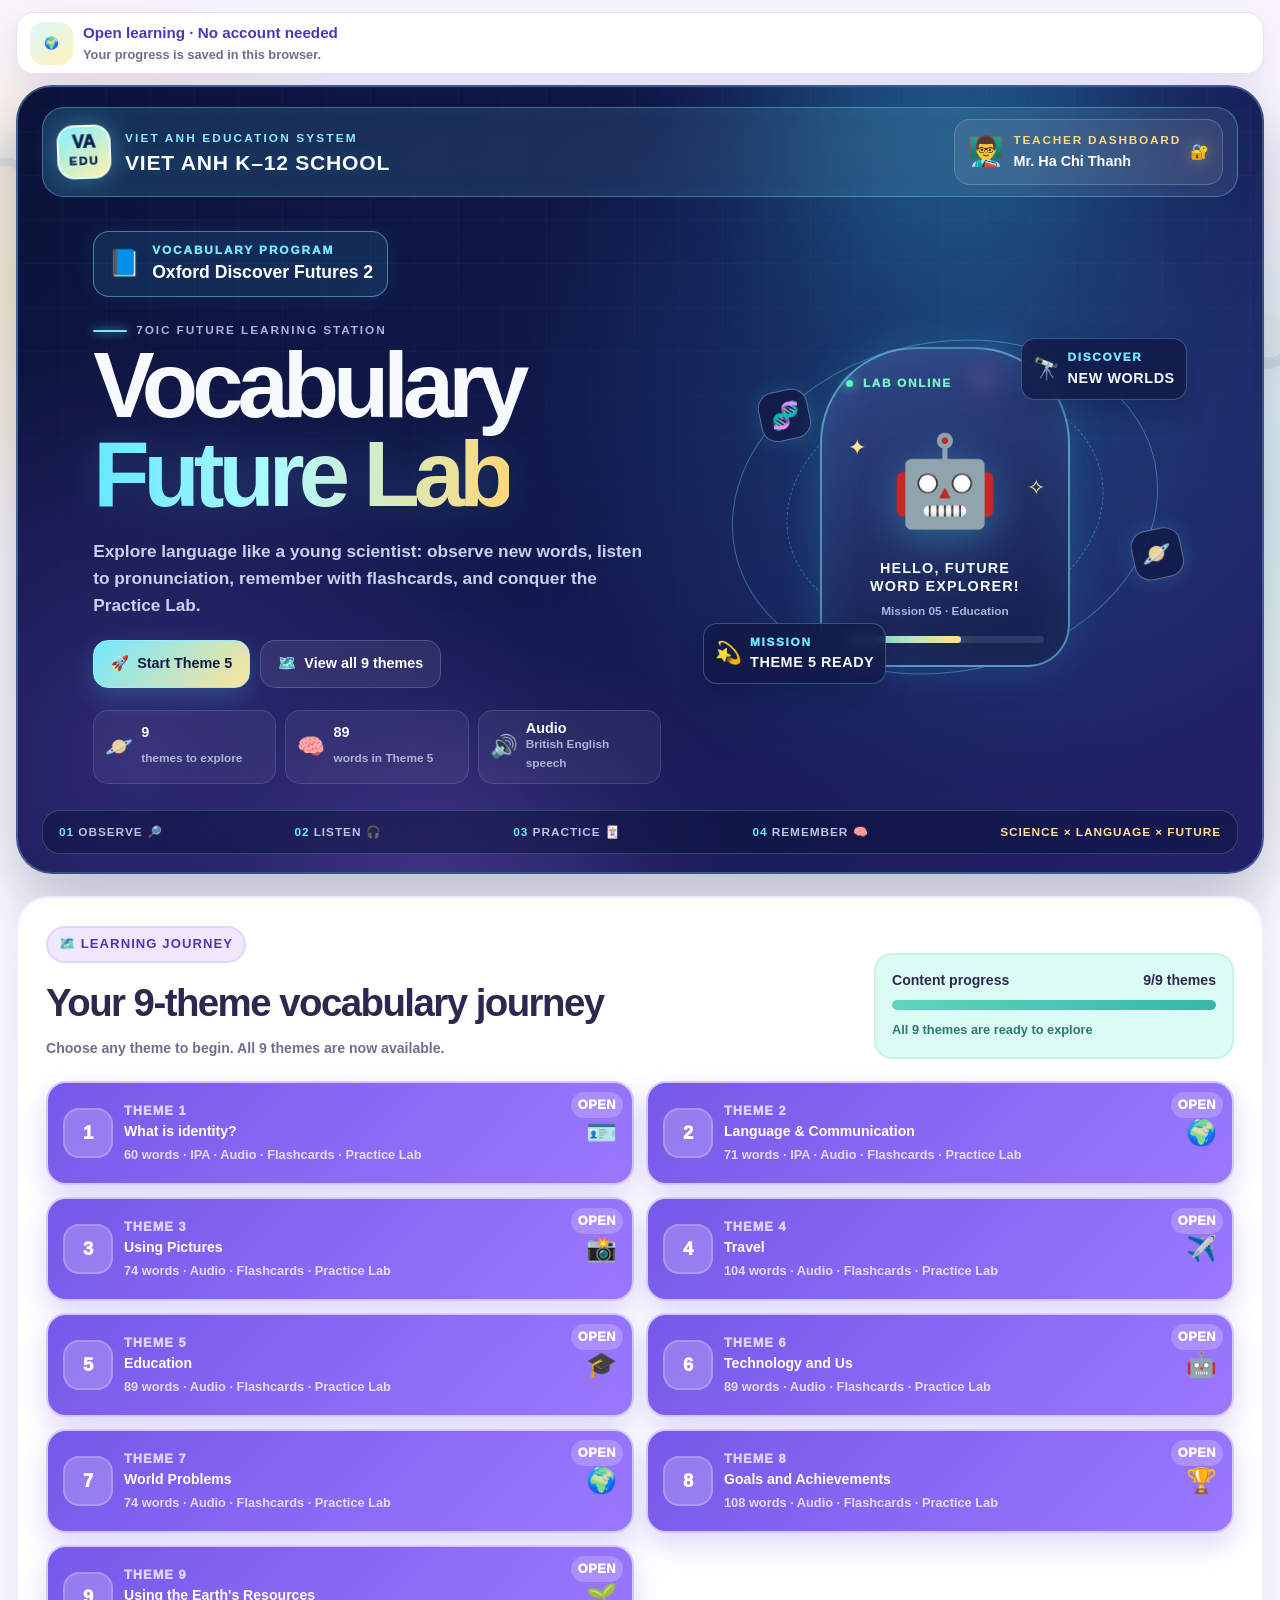
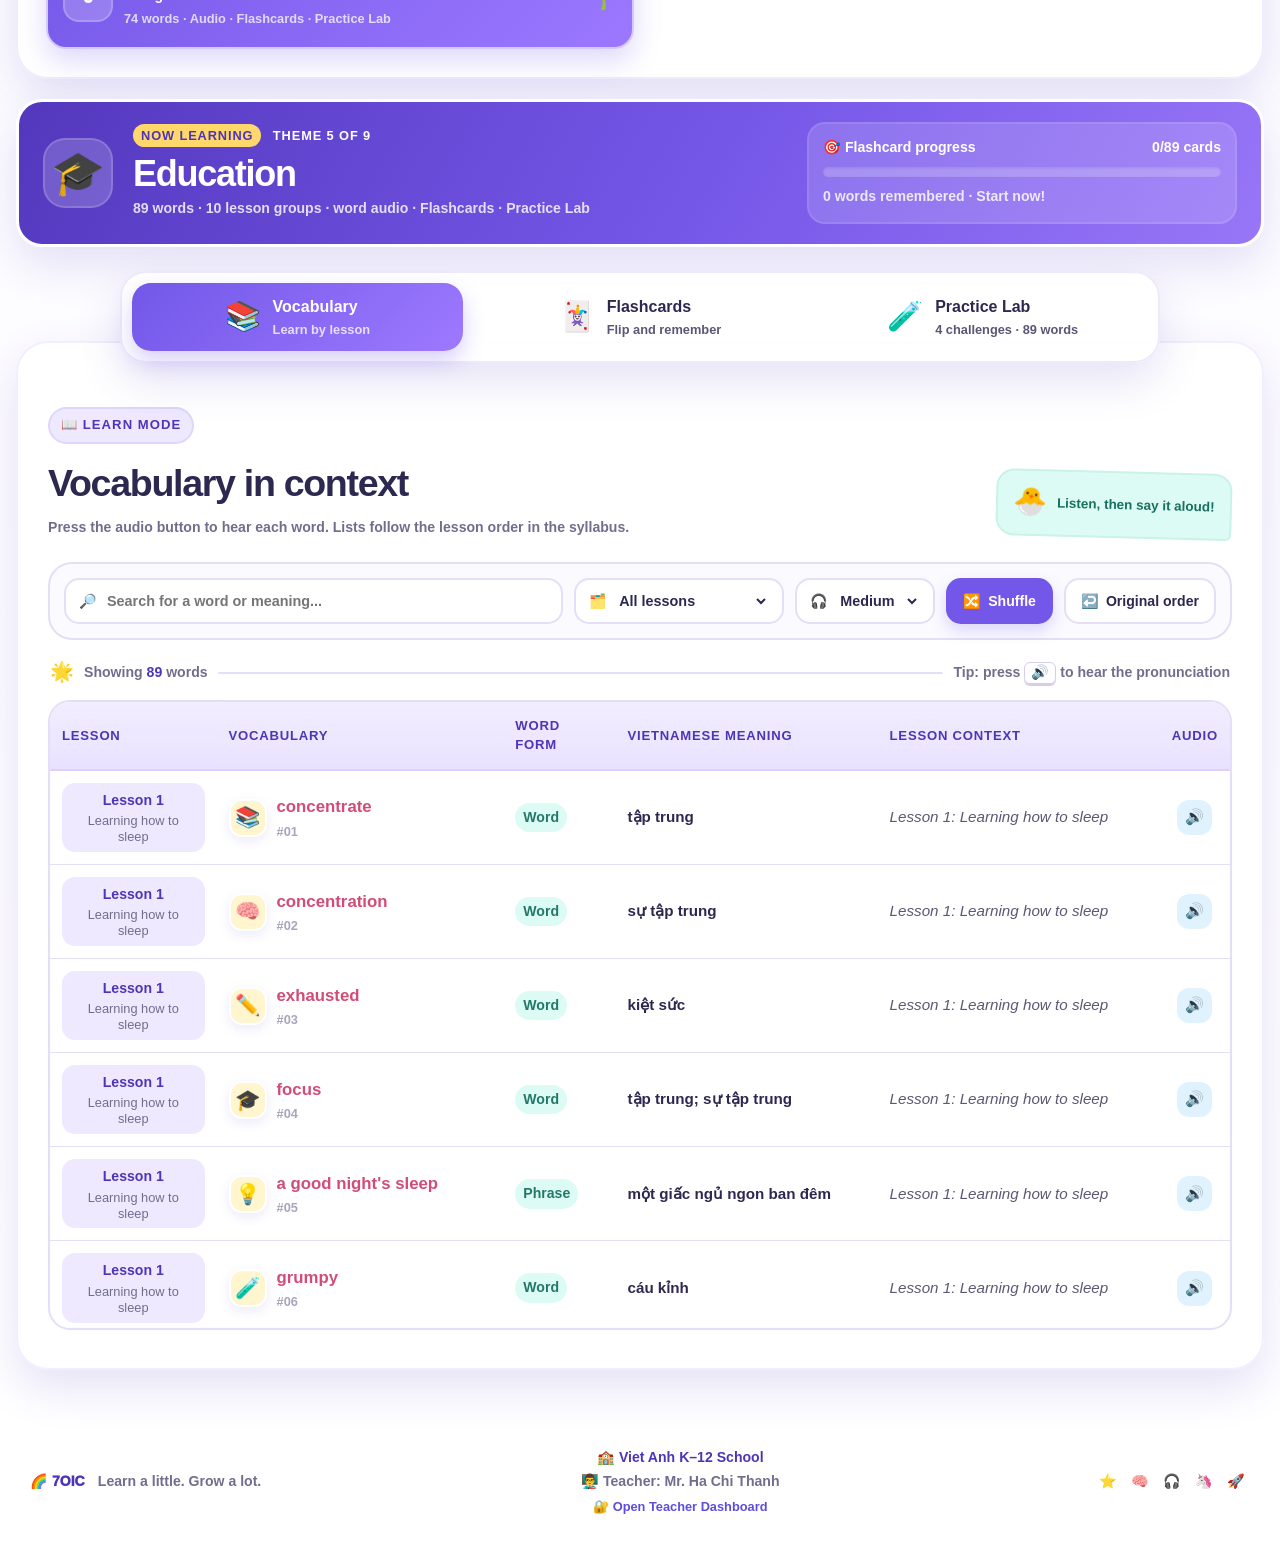
<file: theme5.html>
<!doctype html>
<html lang="en">
<head>
  <meta charset="utf-8">
  <meta name="viewport" content="width=device-width, initial-scale=1">
  <meta name="theme-color" content="#7c5cff">
  <meta name="description" content="Theme 5 Education in the 7OIC Vocabulary Hub, with Vietnamese meanings, word audio, flashcards, and interactive practice.">
  <title>Theme 5: Education | 7OIC Vocabulary Hub</title>
  <link rel="icon" href="data:image/svg+xml,%3Csvg xmlns='http://www.w3.org/2000/svg' viewBox='0 0 100 100'%3E%3Ctext y='.9em' font-size='90'%3E🦄%3C/text%3E%3C/svg%3E">
  <link rel="stylesheet" href="styles.css">
</head>
<body>
  <div id="learningApp">
  <a class="skip-link" href="#mainContent">Skip to main content</a>

  <div class="student-account-bar public-learning-bar" role="note">
    <div><span aria-hidden="true">🌍</span><p><strong>Open learning · No account needed</strong><small>Your progress is saved in this browser.</small></p></div>
  </div>

  <div class="sky-decor" aria-hidden="true">
    <span class="cloud cloud-one">☁️</span>
    <span class="cloud cloud-two">☁️</span>
    <span class="star star-one">⭐</span>
    <span class="star star-two">✨</span>
    <span class="star star-three">🌟</span>
    <span class="bubble bubble-one"></span>
    <span class="bubble bubble-two"></span>
  </div>

  <header class="future-hero">
    <div class="future-hero__grid" aria-hidden="true"></div>
    <div class="future-hero__glow future-hero__glow--cyan" aria-hidden="true"></div>
    <div class="future-hero__glow future-hero__glow--violet" aria-hidden="true"></div>

    <div class="future-hero__inner">
      <div class="school-ribbon">
        <div class="school-ribbon__mark" aria-hidden="true"><span>VA</span><small>EDU</small></div>
        <div class="school-ribbon__name">
          <span>VIET ANH EDUCATION SYSTEM</span>
          <strong>VIET ANH K–12 SCHOOL</strong>
        </div>
        <a class="school-ribbon__teacher" href="teacher.html" aria-label="Open Teacher Dashboard">
          <span aria-hidden="true">👨‍🏫</span>
          <div><small>TEACHER DASHBOARD</small><strong>Mr. Ha Chi Thanh</strong></div>
          <span class="teacher-dashboard-lock" aria-hidden="true">🔐</span>
        </a>
      </div>

      <div class="future-hero__body">
        <div class="future-hero__content">
          <div class="program-label"><span aria-hidden="true">📘</span><div><small>VOCABULARY PROGRAM</small><strong>Oxford Discover Futures 2</strong></div></div>
          <p class="future-hero__eyebrow"><span></span> 7OIC FUTURE LEARNING STATION</p>
          <h1>Vocabulary<br><span>Future Lab</span></h1>
          <p class="future-hero__lead">Explore language like a young scientist: observe new words, listen to pronunciation, remember with flashcards, and conquer the Practice Lab.</p>

          <div class="future-hero__actions">
            <a class="future-button future-button--primary" href="#theme5"><span>🚀</span> Start Theme 5</a>
            <a class="future-button future-button--glass" href="#journeyHeading"><span>🗺️</span> View all 9 themes</a>
          </div>

          <div class="future-stats" aria-label="Program highlights">
            <div><span aria-hidden="true">🪐</span><strong>9</strong><small>themes to explore</small></div>
            <div><span aria-hidden="true">🧠</span><strong>89</strong><small>words in Theme 5</small></div>
            <div><span aria-hidden="true">🔊</span><strong>Audio</strong><small>British English speech</small></div>
          </div>
        </div>

        <div class="science-scene" aria-label="Future science laboratory illustration">
          <div class="science-scene__orbit science-scene__orbit--outer" aria-hidden="true">
            <span class="orbit-icon orbit-icon--dna">🧬</span>
            <span class="orbit-icon orbit-icon--planet">🪐</span>
          </div>
          <div class="science-scene__orbit science-scene__orbit--inner" aria-hidden="true">
            <span class="orbit-icon orbit-icon--atom">⚛️</span>
            <span class="orbit-icon orbit-icon--lab">🔬</span>
          </div>
          <div class="science-capsule">
            <span class="science-capsule__status"><i></i> LAB ONLINE</span>
            <span class="science-capsule__spark science-capsule__spark--one" aria-hidden="true">✦</span>
            <span class="science-capsule__spark science-capsule__spark--two" aria-hidden="true">✧</span>
            <div class="science-capsule__robot" aria-hidden="true">🤖</div>
            <strong>HELLO, FUTURE<br>WORD EXPLORER!</strong>
            <small>Mission 05 · Education</small>
            <div class="science-capsule__meter"><span></span></div>
          </div>
          <div class="science-data science-data--top"><span>🔭</span><div><small>DISCOVER</small><strong>NEW WORLDS</strong></div></div>
          <div class="science-data science-data--bottom"><span>💫</span><div><small>MISSION</small><strong>THEME 5 READY</strong></div></div>
        </div>
      </div>

      <div class="future-ticker" aria-label="Learning skills">
        <span><i>01</i> OBSERVE 🔎</span>
        <span><i>02</i> LISTEN 🎧</span>
        <span><i>03</i> PRACTICE 🃏</span>
        <span><i>04</i> REMEMBER 🧠</span>
        <strong>SCIENCE × LANGUAGE × FUTURE</strong>
      </div>
    </div>
  </header>

  <main id="mainContent" class="app-shell">
    <section class="journey-panel" aria-labelledby="journeyHeading">
      <div class="journey-heading">
        <div>
          <span class="section-kicker">🗺️ LEARNING JOURNEY</span>
          <h2 id="journeyHeading">Your 9-theme vocabulary journey</h2>
          <p>Choose any theme to begin. All 9 themes are now available.</p>
        </div>
        <div class="release-progress" aria-label="Content release progress: 9 of 9 themes">
          <div class="release-progress__top">
            <span>Content progress</span>
            <strong>9/9 themes</strong>
          </div>
          <div class="release-progress__track"><span style="width: 100%"></span></div>
          <small>All 9 themes are ready to explore</small>
        </div>
      </div>
      <div id="themeGrid" class="theme-grid" aria-label="List of 9 themes"></div>
    </section>

    <section id="theme5" class="current-theme-banner" aria-labelledby="currentThemeHeading">
      <div class="current-theme-banner__icon" aria-hidden="true">🎓</div>
      <div class="current-theme-banner__copy">
        <div class="current-theme-banner__eyebrow"><span>NOW LEARNING</span> Theme 5 of 9</div>
        <h2 id="currentThemeHeading">Education</h2>
        <p>89 words · 10 lesson groups · word audio · Flashcards · Practice Lab</p>
      </div>
      <div class="theme-study-progress" aria-label="Theme 5 flashcard progress">
        <div class="theme-study-progress__top">
          <span>🎯 Flashcard progress</span>
          <strong id="hubProgressLabel">0/89 cards</strong>
        </div>
        <div id="hubProgressTrack" class="study-progress-track" role="progressbar" aria-label="Flashcards practised" aria-valuemin="0" aria-valuemax="89" aria-valuenow="0">
          <span id="hubProgressBar"></span>
        </div>
        <small id="hubMasteryLabel">0 words mastered · Start your mission!</small>
      </div>
    </section>

    <nav class="tab-bar" aria-label="Learning modes">
      <button class="tab-button is-active" type="button" data-tab="learn" aria-selected="true">
        <span class="tab-icon">📚</span>
        <span><strong>Vocabulary</strong><small>Learn by lesson</small></span>
      </button>
      <button class="tab-button" type="button" data-tab="flashcards" aria-selected="false">
        <span class="tab-icon">🃏</span>
        <span><strong>Flashcards</strong><small>Flip and remember</small></span>
      </button>
      <button class="tab-button" type="button" data-tab="practice" aria-selected="false">
        <span class="tab-icon">🧪</span>
        <span><strong>Practice Lab</strong><small>4 challenges · 89 words</small></span>
      </button>
    </nav>

    <section id="learnPanel" class="tab-panel is-active" data-panel="learn" aria-labelledby="learnHeading">
      <div class="section-heading">
        <div>
          <span class="section-kicker">📖 LEARN MODE</span>
          <h2 id="learnHeading">Vocabulary in context</h2>
          <p>Press the audio button to hear each word. Lists follow the lesson order in the syllabus.</p>
        </div>
        <div class="pet-tip" aria-hidden="true"><span>🐣</span> Listen, then say it aloud!</div>
      </div>

      <div class="toolbar" role="search">
        <label class="control search-control">
          <span>🔎</span>
          <span class="sr-only">Search vocabulary</span>
          <input id="searchInput" type="search" placeholder="Search for a word or meaning..." autocomplete="off">
        </label>

        <label class="control select-control">
          <span>🗂️</span>
          <span class="sr-only">Filter by lesson</span>
          <select id="lessonFilter" aria-label="Filter by lesson">
            <option value="all">All lessons</option>
          </select>
        </label>

        <label class="control select-control speed-control">
          <span>🎧</span>
          <span class="sr-only">Pronunciation speed</span>
          <select id="speechRate" aria-label="Pronunciation speed">
            <option value="0.72">Slow</option>
            <option value="0.88" selected>Medium</option>
            <option value="1">Natural</option>
          </select>
        </label>

        <button id="shuffleTableButton" class="action-button action-button--purple" type="button">
          <span>🔀</span> Shuffle
        </button>
        <button id="resetTableButton" class="action-button action-button--ghost" type="button">
          <span>↩️</span> Original order
        </button>
      </div>

      <div class="result-banner" aria-live="polite">
        <span class="result-banner__icon">🌟</span>
        <span>Showing <strong id="resultCount">89</strong> words</span>
        <span class="result-banner__line"></span>
        <span class="result-banner__hint">Tip: press <kbd>🔊</kbd> to hear the pronunciation</span>
      </div>

      <div class="table-wrap">
        <table class="vocab-table">
          <caption class="sr-only">Theme 5 vocabulary table with 89 words: Education</caption>
          <thead>
            <tr>
              <th scope="col">Lesson</th>
              <th scope="col">Vocabulary</th>
              <th scope="col">Word form</th>
              <th scope="col">Vietnamese Meaning</th>
              <th scope="col">Lesson context</th>
              <th scope="col">Audio</th>
            </tr>
          </thead>
          <tbody id="vocabTableBody"></tbody>
        </table>
      </div>

      <div id="vocabMobileList" class="vocab-mobile-list" aria-label="Vocabulary list"></div>
      <div id="emptyState" class="empty-state" hidden>
        <span>🔭</span>
        <h3>No matching words found</h3>
        <p>Try another keyword or choose “All lessons”.</p>
      </div>
    </section>

    <section id="flashcardsPanel" class="tab-panel" data-panel="flashcards" aria-labelledby="flashcardsHeading" hidden>
      <div class="section-heading flash-heading">
        <div>
          <span class="section-kicker">🃏 PRACTICE MODE</span>
          <h2 id="flashcardsHeading">Memory-building flashcards</h2>
          <p>Front: English word · Back: Vietnamese meaning and lesson context.</p>
        </div>
        <div class="pet-tip pet-tip--pink" aria-hidden="true"><span>🐼</span> Flip a card and test yourself!</div>
      </div>

      <div class="flash-toolbar">
        <label class="control select-control">
          <span>🗂️</span>
          <span class="sr-only">Choose flashcards by lesson</span>
          <select id="deckLessonFilter" aria-label="Choose flashcards by lesson">
            <option value="all">All 89 words</option>
          </select>
        </label>
        <button id="shuffleDeckButton" class="action-button action-button--purple" type="button"><span>🔀</span> Shuffle cards</button>
        <button id="resetProgressButton" class="action-button action-button--ghost" type="button"><span>🧹</span> Reset progress</button>
      </div>

      <div class="flash-layout">
        <aside class="progress-card" aria-label="Learning progress">
          <div class="progress-mascot" aria-hidden="true">🐻</div>
          <h3>Your progress</h3>
          <div class="progress-ring" id="progressRing" style="--progress: 0deg">
            <span id="progressPercent">0%</span>
          </div>
          <div class="progress-list">
            <div><span class="dot dot--green"></span><span>Mastered</span><strong id="knownCount">0</strong></div>
            <div><span class="dot dot--orange"></span><span>Review</span><strong id="reviewCount">0</strong></div>
            <div><span class="dot dot--purple"></span><span>New</span><strong id="newCount">89</strong></div>
          </div>
          <div class="deck-progress-block">
            <div><span>Practised</span><strong id="deckProgressLabel">0/89</strong></div>
            <div id="deckProgressTrack" class="study-progress-track study-progress-track--compact" role="progressbar" aria-label="Flashcard deck progress" aria-valuemin="0" aria-valuemax="89" aria-valuenow="0">
              <span id="deckProgressBar"></span>
            </div>
          </div>
          <p class="keyboard-tip">⌨️ <strong>Shortcuts:</strong> ← → move · Space flip · A listen</p>
        </aside>

        <div class="deck-stage">
          <div class="deck-counter" aria-live="polite">
            <span>Card <strong id="cardPosition">1</strong>/<strong id="deckTotal">89</strong></span>
            <span id="cardLessonBadge" class="lesson-mini-badge">Lesson 1</span>
          </div>

          <button id="flashcard" class="flashcard" type="button" aria-label="Flip card" aria-pressed="false">
            <span class="card-shadow card-shadow--one" aria-hidden="true"></span>
            <span class="card-shadow card-shadow--two" aria-hidden="true"></span>
            <span class="flashcard__inner">
              <span class="flashcard__face flashcard__front">
                <span class="card-corner">7OIC</span>
                <span id="cardIcon" class="card-icon" aria-hidden="true">🗣️</span>
                <span class="card-label">VOCABULARY</span>
                <strong id="cardWord" class="card-word">bilingual</strong>
                <span id="cardIpa" class="card-ipa">/baɪˈlɪŋɡwəl/</span>
                <span id="cardPos" class="pos-badge">Adj / N</span>
                <span class="flip-hint">🔄 Tap to see the meaning</span>
              </span>
              <span class="flashcard__face flashcard__back">
                <span class="card-corner">MEANING</span>
                <span id="cardBackIcon" class="card-icon" aria-hidden="true">🗣️</span>
                <span class="card-label">VIETNAMESE MEANING</span>
                <strong id="cardMeaning" class="card-meaning">Song ngữ; người sử dụng hai ngôn ngữ</strong>
                <span id="cardBackLesson" class="back-lesson">Lesson 1 · How do we use language?</span>
                <span class="flip-hint">🔄 Tap to see the word</span>
              </span>
            </span>
          </button>

          <div class="audio-practice-row">
            <button id="cardAudioButton" class="round-action round-action--audio" type="button"><span>🔊</span><small>Listen</small></button>
            <button id="cardSlowAudioButton" class="round-action round-action--slow" type="button"><span>🐢</span><small>Slow audio</small></button>
          </div>

          <div class="card-navigation">
            <button id="previousCardButton" class="nav-arrow" type="button" aria-label="Previous card">←</button>
            <button id="reviewButton" class="memory-button memory-button--review" type="button"><span>🔁</span> Review again</button>
            <button id="knownButton" class="memory-button memory-button--known" type="button"><span>✅</span> I know it</button>
            <button id="nextCardButton" class="nav-arrow" type="button" aria-label="Next card">→</button>
          </div>
        </div>
      </div>
    </section>

    <section id="practicePanel" class="tab-panel practice-panel" data-panel="practice" aria-labelledby="practiceHeading" hidden>
      <div class="section-heading practice-heading">
        <div>
          <span class="section-kicker">🧪 VOCABULARY PRACTICE LAB</span>
          <h2 id="practiceHeading">4 challenges · Full 89-word coverage</h2>
          <p>Each challenge practises a different word group. Complete all four to cover every word in Theme 5.</p>
        </div>
        <div class="pet-tip practice-pet-tip" aria-hidden="true"><span>🤖</span> 25 + 25 + 24 + 15 = 89!</div>
      </div>

      <div class="practice-coverage-card">
        <div class="practice-coverage-copy">
          <span>🚀 THEME 5 MISSION COVERAGE</span>
          <strong id="practiceOverallLabel">0/89 words practised</strong>
          <small>The four challenges use four different word groups, so you do not repeat all 89 words in every activity.</small>
        </div>
        <div class="practice-overall-track" role="progressbar" aria-label="Practice Lab progress" aria-valuemin="0" aria-valuemax="89" aria-valuenow="0"><span id="practiceOverallBar"></span></div>
        <div class="practice-coverage-grid">
          <div><span>🧩</span><small>Matching · words 01–25</small><strong id="matchingCoverage">0/25</strong></div>
          <div><span>🎧</span><small>Listen & spell · words 26–50</small><strong id="spellingCoverage">0/25</strong></div>
          <div><span>💬</span><small>In context · words 51–74</small><strong id="situationCoverage">0/24</strong></div>
          <div><span>⚡</span><small>Speed Quiz · words 75–89</small><strong id="speedCoverage">0/15</strong></div>
        </div>
      </div>

      <nav class="practice-mode-tabs" aria-label="Choose a practice activity">
        <button class="practice-mode-button is-active" type="button" data-practice-mode="matching"><span>🧩</span><strong>Matching</strong><small>5 sets · up to 5 words</small></button>
        <button class="practice-mode-button" type="button" data-practice-mode="spelling"><span>🎧</span><strong>Listen & spell</strong><small>25 words · unlimited audio</small></button>
        <button class="practice-mode-button" type="button" data-practice-mode="situation"><span>💬</span><strong>In context</strong><small>24 precise questions</small></button>
        <button class="practice-mode-button" type="button" data-practice-mode="speed"><span>⚡</span><strong>Speed Quiz</strong><small>15 questions · 90 seconds</small></button>
      </nav>

      <section class="practice-mode-panel is-active" data-practice-mode-panel="matching" aria-labelledby="matchingHeading">
        <div class="practice-task-heading">
          <div><span class="practice-task-icon">🧩</span><div><small>CLICK TO MATCH</small><h3 id="matchingHeading">Match each word with its Vietnamese meaning</h3><p>Select a vocabulary card on the left, then choose its matching Vietnamese meaning on the right.</p></div></div>
          <div class="practice-task-controls"><label>Word set<select id="matchingRoundSelect" aria-label="Choose a matching set"></select></label><button id="shuffleMatchingButton" type="button">🔀 Shuffle</button></div>
        </div>
        <div class="matching-round-progress"><span>Current set progress</span><strong id="matchingRoundProgress">0/5</strong></div>
        <div class="matching-board">
          <div><h4>VOCABULARY CARDS</h4><div id="matchingWordBank" class="matching-word-bank" aria-label="Choose an English word"></div></div>
          <div><h4>VIETNAMESE MEANINGS</h4><div id="matchingMeaningBank" class="matching-meaning-bank" aria-label="Vietnamese meanings"></div></div>
        </div>
        <p id="matchingFeedback" class="practice-feedback" role="status" aria-live="polite">Choose a vocabulary card to begin.</p>
      </section>

      <section class="practice-mode-panel" data-practice-mode-panel="spelling" aria-labelledby="spellingHeading" hidden>
        <div class="practice-task-heading">
          <div><span class="practice-task-icon practice-task-icon--blue">🎧</span><div><small>LISTEN & SPELL</small><h3 id="spellingHeading">Listen and type the word</h3><p>Replay the audio as many times as you need. Hyphens and spaces are accepted.</p></div></div>
          <button id="shuffleSpellingButton" class="practice-utility-button" type="button">🔀 Shuffle 25 words</button>
        </div>
        <div class="single-question-progress"><span id="spellingPosition">Word 1/25</span><div><i id="spellingProgressBar"></i></div><strong id="spellingScore">0 correct</strong></div>
        <div class="spelling-stage">
          <div id="spellingIcon" class="spelling-robot" aria-hidden="true">🤖</div>
          <span id="spellingLesson" class="practice-lesson-chip">Lesson 1</span>
          <h3>Which word do you hear?</h3>
          <div class="spelling-audio-actions">
            <button id="spellingAudioButton" type="button"><span>🔊</span><strong>Play word</strong><small>Unlimited replays</small></button>
            <button id="spellingLettersAudioButton" type="button"><span>🔤</span><strong>Hear spelling</strong><small>A–B–C · unlimited</small></button>
          </div>
          <form id="spellingForm" class="spelling-form">
            <label for="spellingInput" class="sr-only">Type the word you hear</label>
            <input id="spellingInput" type="text" autocomplete="off" spellcheck="false" placeholder="Type a word or phrase..." required>
            <button id="checkSpellingButton" type="submit">Check ✓</button>
          </form>
          <p id="spellingFeedback" class="practice-feedback" role="status" aria-live="polite">Press play, listen carefully, and type your answer.</p>
          <div class="practice-question-navigation"><button id="previousSpellingButton" type="button">← Previous word</button><button id="nextSpellingButton" type="button">Next word →</button></div>
        </div>
      </section>

      <section class="practice-mode-panel" data-practice-mode-panel="situation" aria-labelledby="situationHeading" hidden>
        <div class="practice-task-heading">
          <div><span class="practice-task-icon practice-task-icon--pink">💬</span><div><small>USE IN CONTEXT</small><h3 id="situationHeading">Choose the best word for each situation</h3><p>24 precise questions for words 51–74. Each prompt uses the lesson topic and Vietnamese meaning.</p></div></div>
          <button id="shuffleSituationButton" class="practice-utility-button" type="button">🔀 Shuffle questions</button>
        </div>
        <div class="single-question-progress"><span id="situationPosition">Question 1/24</span><div><i id="situationProgressBar"></i></div><strong id="situationScore">0 correct</strong></div>
        <article class="situation-card">
          <div class="situation-card__top"><span id="situationIcon">🤝</span><span id="situationLesson" class="practice-lesson-chip">Lesson 7</span></div>
          <span class="situation-label">CHOOSE THE BEST WORD</span>
          <h3 id="situationPrompt">The customer service assistant answered in a polite and professional ____.</h3>
          <div id="situationOptions" class="situation-options"></div>
          <p id="situationFeedback" class="practice-feedback" role="status" aria-live="polite">Read the situation and choose the best answer.</p>
          <button id="nextSituationButton" class="practice-next-button" type="button">Next question →</button>
        </article>
      </section>

      <section class="practice-mode-panel" data-practice-mode-panel="speed" aria-labelledby="speedHeading" hidden>
        <div class="practice-task-heading">
          <div><span class="practice-task-icon practice-task-icon--yellow">⚡</span><div><small>90-SECOND CHALLENGE</small><h3 id="speedHeading">Speed Quiz</h3><p>Answer 15 questions on words 75–89 in 90 seconds to complete the final part of the Practice Lab.</p></div></div>
        </div>
        <div id="speedSetup" class="speed-setup">
          <div class="speed-mission-grid speed-mission-grid--single">
            <button type="button" class="speed-mission-card is-selected" data-speed-mission="0"><span>🚀</span><small>SPEED MISSION</small><strong>15 questions · Words 75–89</strong><em id="speedMissionScore1">Not attempted</em></button>
          </div>
          <div class="speed-rules"><span>⏱️ 90 seconds</span><span>❓ 15 questions</span><span>🏆 +1 point each</span><span>🔀 Shuffled questions</span></div>
          <button id="startSpeedButton" class="start-speed-button" type="button">⚡ Start Speed Quiz</button>
        </div>
        <div id="speedGame" class="speed-game" hidden>
          <div class="speed-hud"><div><small>TIME LEFT</small><strong id="speedTimer">90</strong></div><div><small>QUESTION</small><strong id="speedQuestionCount">1/15</strong></div><div><small>SCORE</small><strong id="speedLiveScore">0</strong></div></div>
          <div class="speed-progress-track"><span id="speedProgressBar"></span></div>
          <article class="speed-question-card">
            <span id="speedQuestionType" class="speed-question-type">MEANING CHALLENGE</span>
            <button id="speedAudioButton" class="speed-audio-button" type="button" hidden>🔊 Play again</button>
            <h3 id="speedPrompt">Choose the correct answer.</h3>
            <div id="speedOptions" class="speed-options"></div>
          </article>
        </div>
        <div id="speedResult" class="speed-result" hidden>
          <span class="speed-result-planet" aria-hidden="true">🏆</span>
          <small>SPEED QUIZ COMPLETE</small>
          <h3 id="speedResultTitle">Great work!</h3>
          <strong id="speedResultScore">0/15</strong>
          <p id="speedResultMessage">You completed the challenge.</p>
          <div><button id="retrySpeedButton" type="button">↻ Try Speed Quiz again</button><button id="nextSpeedMissionButton" type="button" hidden>Next mission →</button></div>
        </div>
      </section>
    </section>
  </main>

  <footer class="site-footer">
    <div class="footer-brand"><span class="footer-logo">🌈 7OIC</span><strong>Learn a little. Grow a lot.</strong></div>
    <div class="footer-institution">
      <strong>🏫 Viet Anh K–12 School</strong>
      <span>👨‍🏫 Teacher: Mr. Ha Chi Thanh</span>
      <a class="footer-dashboard-link" href="teacher.html">🔐 Open Teacher Dashboard</a>
    </div>
    <div class="footer-icons" aria-hidden="true">⭐ 🧠 🎧 🦄 🚀</div>
  </footer>

  <div id="toast" class="toast" role="status" aria-live="polite"></div>
  <div id="confetti" class="confetti-layer" aria-hidden="true"></div>
  </div>

  <script src="theme5-data.js"></script>
  <script src="theme-app.js?v=all-themes-1" defer></script>
</body>
</html>
</file>
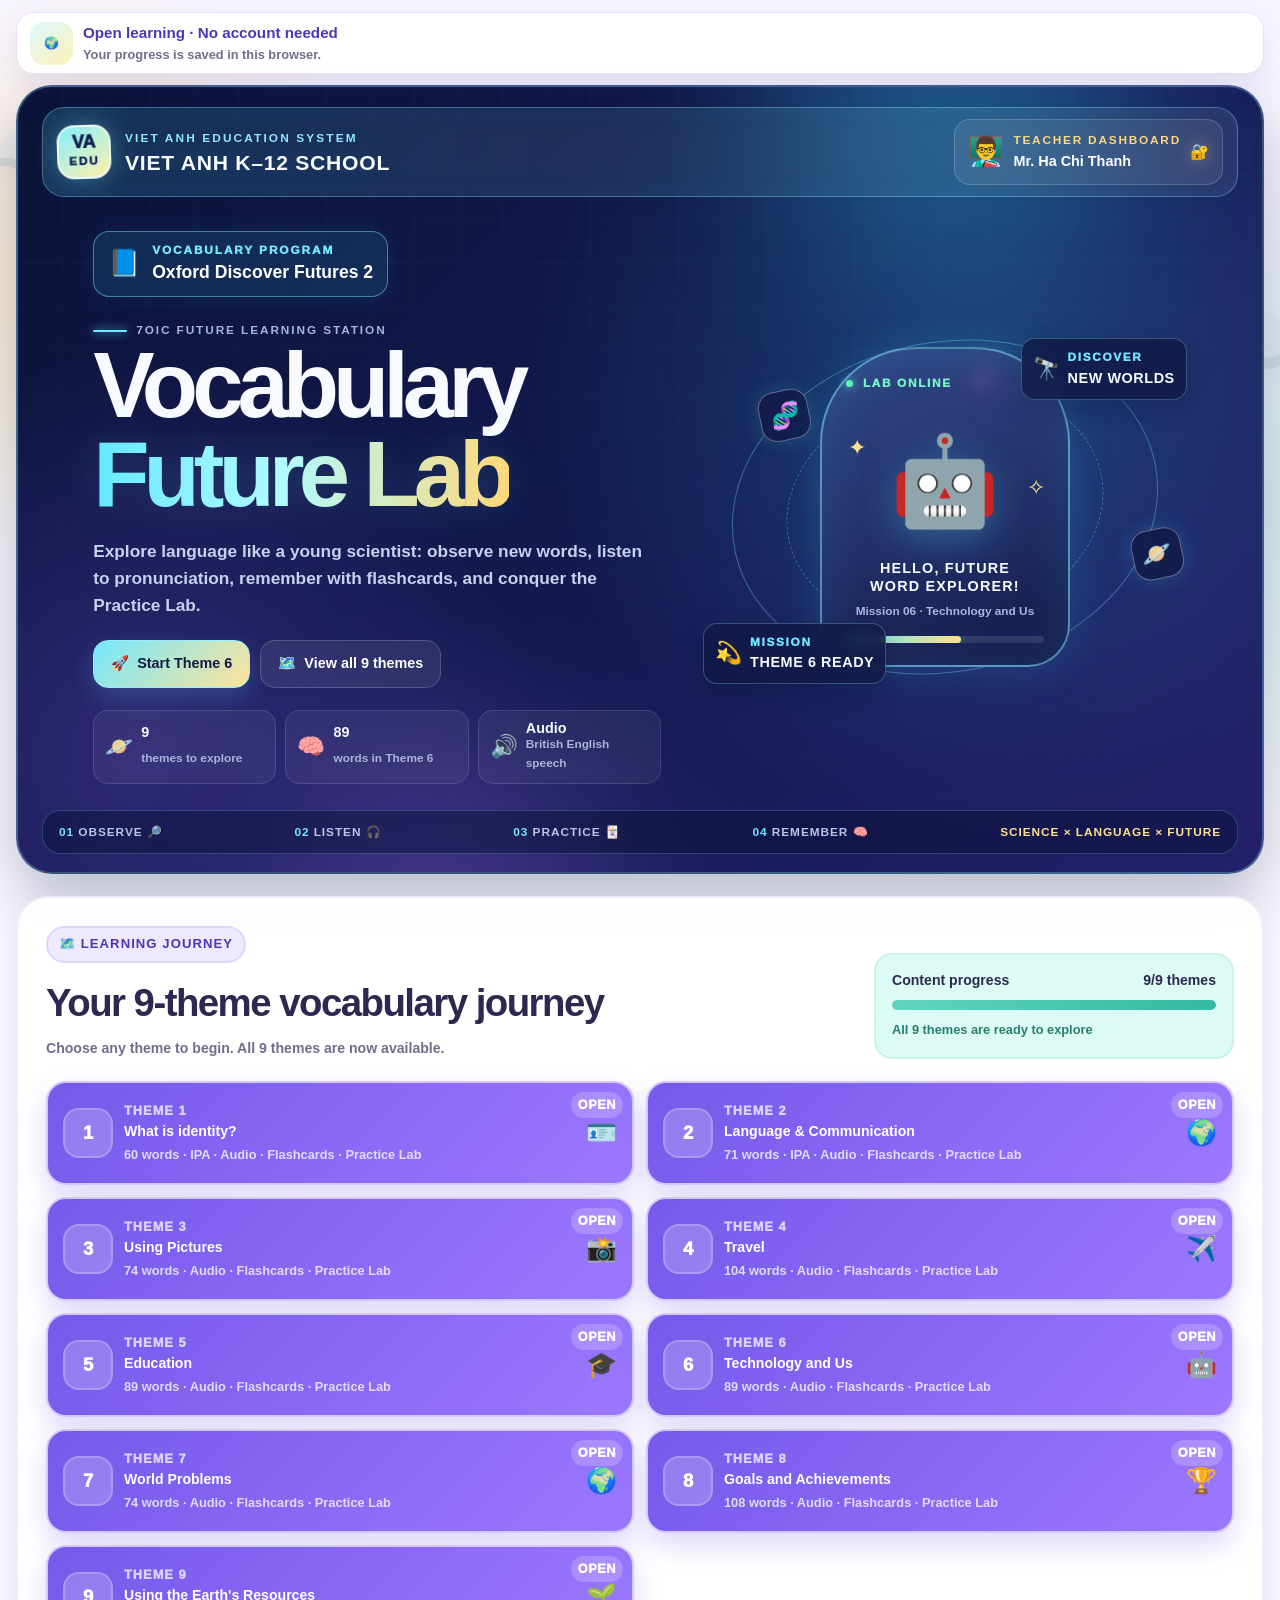
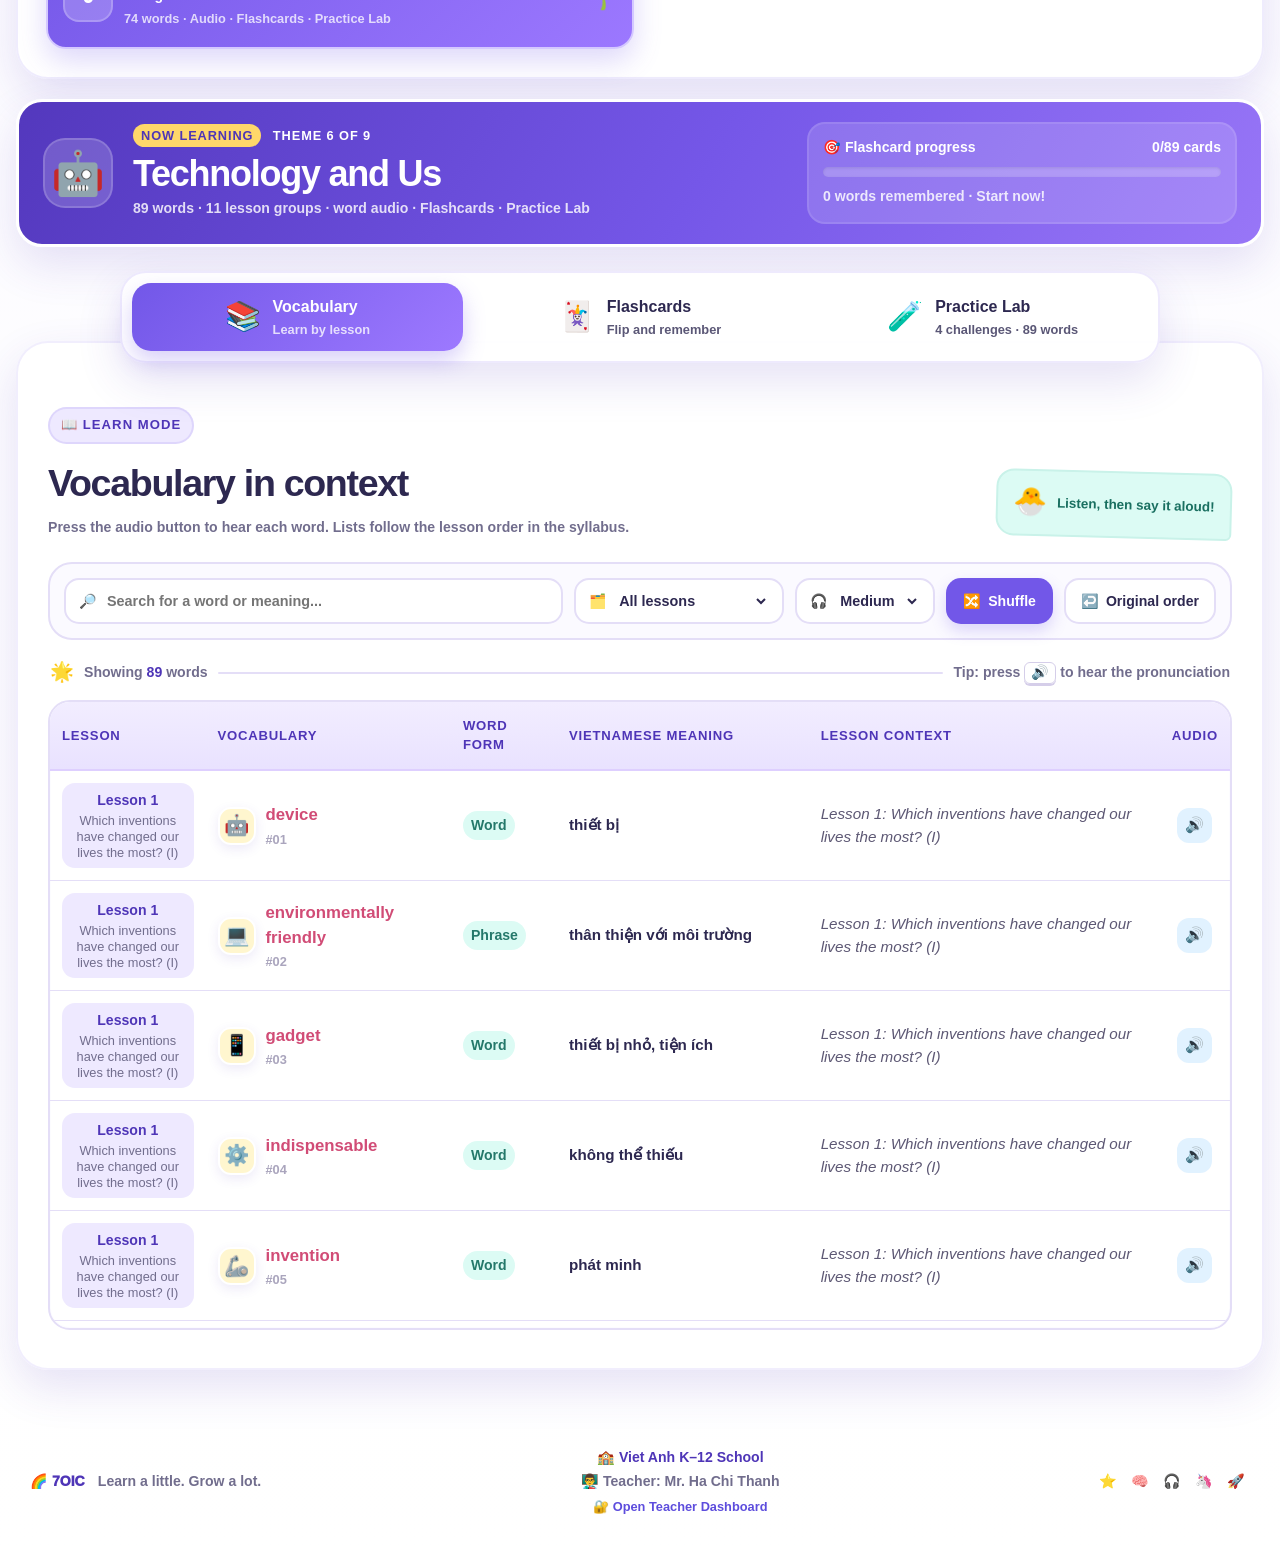
<file: theme6.html>
<!doctype html>
<html lang="en">
<head>
  <meta charset="utf-8">
  <meta name="viewport" content="width=device-width, initial-scale=1">
  <meta name="theme-color" content="#7c5cff">
  <meta name="description" content="Theme 6 Technology and Us in the 7OIC Vocabulary Hub, with Vietnamese meanings, word audio, flashcards, and interactive practice.">
  <title>Theme 6: Technology and Us | 7OIC Vocabulary Hub</title>
  <link rel="icon" href="data:image/svg+xml,%3Csvg xmlns='http://www.w3.org/2000/svg' viewBox='0 0 100 100'%3E%3Ctext y='.9em' font-size='90'%3E🦄%3C/text%3E%3C/svg%3E">
  <link rel="stylesheet" href="styles.css">
</head>
<body>
  <div id="learningApp">
  <a class="skip-link" href="#mainContent">Skip to main content</a>

  <div class="student-account-bar public-learning-bar" role="note">
    <div><span aria-hidden="true">🌍</span><p><strong>Open learning · No account needed</strong><small>Your progress is saved in this browser.</small></p></div>
  </div>

  <div class="sky-decor" aria-hidden="true">
    <span class="cloud cloud-one">☁️</span>
    <span class="cloud cloud-two">☁️</span>
    <span class="star star-one">⭐</span>
    <span class="star star-two">✨</span>
    <span class="star star-three">🌟</span>
    <span class="bubble bubble-one"></span>
    <span class="bubble bubble-two"></span>
  </div>

  <header class="future-hero">
    <div class="future-hero__grid" aria-hidden="true"></div>
    <div class="future-hero__glow future-hero__glow--cyan" aria-hidden="true"></div>
    <div class="future-hero__glow future-hero__glow--violet" aria-hidden="true"></div>

    <div class="future-hero__inner">
      <div class="school-ribbon">
        <div class="school-ribbon__mark" aria-hidden="true"><span>VA</span><small>EDU</small></div>
        <div class="school-ribbon__name">
          <span>VIET ANH EDUCATION SYSTEM</span>
          <strong>VIET ANH K–12 SCHOOL</strong>
        </div>
        <a class="school-ribbon__teacher" href="teacher.html" aria-label="Open Teacher Dashboard">
          <span aria-hidden="true">👨‍🏫</span>
          <div><small>TEACHER DASHBOARD</small><strong>Mr. Ha Chi Thanh</strong></div>
          <span class="teacher-dashboard-lock" aria-hidden="true">🔐</span>
        </a>
      </div>

      <div class="future-hero__body">
        <div class="future-hero__content">
          <div class="program-label"><span aria-hidden="true">📘</span><div><small>VOCABULARY PROGRAM</small><strong>Oxford Discover Futures 2</strong></div></div>
          <p class="future-hero__eyebrow"><span></span> 7OIC FUTURE LEARNING STATION</p>
          <h1>Vocabulary<br><span>Future Lab</span></h1>
          <p class="future-hero__lead">Explore language like a young scientist: observe new words, listen to pronunciation, remember with flashcards, and conquer the Practice Lab.</p>

          <div class="future-hero__actions">
            <a class="future-button future-button--primary" href="#theme6"><span>🚀</span> Start Theme 6</a>
            <a class="future-button future-button--glass" href="#journeyHeading"><span>🗺️</span> View all 9 themes</a>
          </div>

          <div class="future-stats" aria-label="Program highlights">
            <div><span aria-hidden="true">🪐</span><strong>9</strong><small>themes to explore</small></div>
            <div><span aria-hidden="true">🧠</span><strong>89</strong><small>words in Theme 6</small></div>
            <div><span aria-hidden="true">🔊</span><strong>Audio</strong><small>British English speech</small></div>
          </div>
        </div>

        <div class="science-scene" aria-label="Future science laboratory illustration">
          <div class="science-scene__orbit science-scene__orbit--outer" aria-hidden="true">
            <span class="orbit-icon orbit-icon--dna">🧬</span>
            <span class="orbit-icon orbit-icon--planet">🪐</span>
          </div>
          <div class="science-scene__orbit science-scene__orbit--inner" aria-hidden="true">
            <span class="orbit-icon orbit-icon--atom">⚛️</span>
            <span class="orbit-icon orbit-icon--lab">🔬</span>
          </div>
          <div class="science-capsule">
            <span class="science-capsule__status"><i></i> LAB ONLINE</span>
            <span class="science-capsule__spark science-capsule__spark--one" aria-hidden="true">✦</span>
            <span class="science-capsule__spark science-capsule__spark--two" aria-hidden="true">✧</span>
            <div class="science-capsule__robot" aria-hidden="true">🤖</div>
            <strong>HELLO, FUTURE<br>WORD EXPLORER!</strong>
            <small>Mission 06 · Technology and Us</small>
            <div class="science-capsule__meter"><span></span></div>
          </div>
          <div class="science-data science-data--top"><span>🔭</span><div><small>DISCOVER</small><strong>NEW WORLDS</strong></div></div>
          <div class="science-data science-data--bottom"><span>💫</span><div><small>MISSION</small><strong>THEME 6 READY</strong></div></div>
        </div>
      </div>

      <div class="future-ticker" aria-label="Learning skills">
        <span><i>01</i> OBSERVE 🔎</span>
        <span><i>02</i> LISTEN 🎧</span>
        <span><i>03</i> PRACTICE 🃏</span>
        <span><i>04</i> REMEMBER 🧠</span>
        <strong>SCIENCE × LANGUAGE × FUTURE</strong>
      </div>
    </div>
  </header>

  <main id="mainContent" class="app-shell">
    <section class="journey-panel" aria-labelledby="journeyHeading">
      <div class="journey-heading">
        <div>
          <span class="section-kicker">🗺️ LEARNING JOURNEY</span>
          <h2 id="journeyHeading">Your 9-theme vocabulary journey</h2>
          <p>Choose any theme to begin. All 9 themes are now available.</p>
        </div>
        <div class="release-progress" aria-label="Content release progress: 9 of 9 themes">
          <div class="release-progress__top">
            <span>Content progress</span>
            <strong>9/9 themes</strong>
          </div>
          <div class="release-progress__track"><span style="width: 100%"></span></div>
          <small>All 9 themes are ready to explore</small>
        </div>
      </div>
      <div id="themeGrid" class="theme-grid" aria-label="List of 9 themes"></div>
    </section>

    <section id="theme6" class="current-theme-banner" aria-labelledby="currentThemeHeading">
      <div class="current-theme-banner__icon" aria-hidden="true">🤖</div>
      <div class="current-theme-banner__copy">
        <div class="current-theme-banner__eyebrow"><span>NOW LEARNING</span> Theme 6 of 9</div>
        <h2 id="currentThemeHeading">Technology and Us</h2>
        <p>89 words · 11 lesson groups · word audio · Flashcards · Practice Lab</p>
      </div>
      <div class="theme-study-progress" aria-label="Theme 6 flashcard progress">
        <div class="theme-study-progress__top">
          <span>🎯 Flashcard progress</span>
          <strong id="hubProgressLabel">0/89 cards</strong>
        </div>
        <div id="hubProgressTrack" class="study-progress-track" role="progressbar" aria-label="Flashcards practised" aria-valuemin="0" aria-valuemax="89" aria-valuenow="0">
          <span id="hubProgressBar"></span>
        </div>
        <small id="hubMasteryLabel">0 words mastered · Start your mission!</small>
      </div>
    </section>

    <nav class="tab-bar" aria-label="Learning modes">
      <button class="tab-button is-active" type="button" data-tab="learn" aria-selected="true">
        <span class="tab-icon">📚</span>
        <span><strong>Vocabulary</strong><small>Learn by lesson</small></span>
      </button>
      <button class="tab-button" type="button" data-tab="flashcards" aria-selected="false">
        <span class="tab-icon">🃏</span>
        <span><strong>Flashcards</strong><small>Flip and remember</small></span>
      </button>
      <button class="tab-button" type="button" data-tab="practice" aria-selected="false">
        <span class="tab-icon">🧪</span>
        <span><strong>Practice Lab</strong><small>4 challenges · 89 words</small></span>
      </button>
    </nav>

    <section id="learnPanel" class="tab-panel is-active" data-panel="learn" aria-labelledby="learnHeading">
      <div class="section-heading">
        <div>
          <span class="section-kicker">📖 LEARN MODE</span>
          <h2 id="learnHeading">Vocabulary in context</h2>
          <p>Press the audio button to hear each word. Lists follow the lesson order in the syllabus.</p>
        </div>
        <div class="pet-tip" aria-hidden="true"><span>🐣</span> Listen, then say it aloud!</div>
      </div>

      <div class="toolbar" role="search">
        <label class="control search-control">
          <span>🔎</span>
          <span class="sr-only">Search vocabulary</span>
          <input id="searchInput" type="search" placeholder="Search for a word or meaning..." autocomplete="off">
        </label>

        <label class="control select-control">
          <span>🗂️</span>
          <span class="sr-only">Filter by lesson</span>
          <select id="lessonFilter" aria-label="Filter by lesson">
            <option value="all">All lessons</option>
          </select>
        </label>

        <label class="control select-control speed-control">
          <span>🎧</span>
          <span class="sr-only">Pronunciation speed</span>
          <select id="speechRate" aria-label="Pronunciation speed">
            <option value="0.72">Slow</option>
            <option value="0.88" selected>Medium</option>
            <option value="1">Natural</option>
          </select>
        </label>

        <button id="shuffleTableButton" class="action-button action-button--purple" type="button">
          <span>🔀</span> Shuffle
        </button>
        <button id="resetTableButton" class="action-button action-button--ghost" type="button">
          <span>↩️</span> Original order
        </button>
      </div>

      <div class="result-banner" aria-live="polite">
        <span class="result-banner__icon">🌟</span>
        <span>Showing <strong id="resultCount">89</strong> words</span>
        <span class="result-banner__line"></span>
        <span class="result-banner__hint">Tip: press <kbd>🔊</kbd> to hear the pronunciation</span>
      </div>

      <div class="table-wrap">
        <table class="vocab-table">
          <caption class="sr-only">Theme 6 vocabulary table with 89 words: Technology and Us</caption>
          <thead>
            <tr>
              <th scope="col">Lesson</th>
              <th scope="col">Vocabulary</th>
              <th scope="col">Word form</th>
              <th scope="col">Vietnamese Meaning</th>
              <th scope="col">Lesson context</th>
              <th scope="col">Audio</th>
            </tr>
          </thead>
          <tbody id="vocabTableBody"></tbody>
        </table>
      </div>

      <div id="vocabMobileList" class="vocab-mobile-list" aria-label="Vocabulary list"></div>
      <div id="emptyState" class="empty-state" hidden>
        <span>🔭</span>
        <h3>No matching words found</h3>
        <p>Try another keyword or choose “All lessons”.</p>
      </div>
    </section>

    <section id="flashcardsPanel" class="tab-panel" data-panel="flashcards" aria-labelledby="flashcardsHeading" hidden>
      <div class="section-heading flash-heading">
        <div>
          <span class="section-kicker">🃏 PRACTICE MODE</span>
          <h2 id="flashcardsHeading">Memory-building flashcards</h2>
          <p>Front: English word · Back: Vietnamese meaning and lesson context.</p>
        </div>
        <div class="pet-tip pet-tip--pink" aria-hidden="true"><span>🐼</span> Flip a card and test yourself!</div>
      </div>

      <div class="flash-toolbar">
        <label class="control select-control">
          <span>🗂️</span>
          <span class="sr-only">Choose flashcards by lesson</span>
          <select id="deckLessonFilter" aria-label="Choose flashcards by lesson">
            <option value="all">All 89 words</option>
          </select>
        </label>
        <button id="shuffleDeckButton" class="action-button action-button--purple" type="button"><span>🔀</span> Shuffle cards</button>
        <button id="resetProgressButton" class="action-button action-button--ghost" type="button"><span>🧹</span> Reset progress</button>
      </div>

      <div class="flash-layout">
        <aside class="progress-card" aria-label="Learning progress">
          <div class="progress-mascot" aria-hidden="true">🐻</div>
          <h3>Your progress</h3>
          <div class="progress-ring" id="progressRing" style="--progress: 0deg">
            <span id="progressPercent">0%</span>
          </div>
          <div class="progress-list">
            <div><span class="dot dot--green"></span><span>Mastered</span><strong id="knownCount">0</strong></div>
            <div><span class="dot dot--orange"></span><span>Review</span><strong id="reviewCount">0</strong></div>
            <div><span class="dot dot--purple"></span><span>New</span><strong id="newCount">89</strong></div>
          </div>
          <div class="deck-progress-block">
            <div><span>Practised</span><strong id="deckProgressLabel">0/89</strong></div>
            <div id="deckProgressTrack" class="study-progress-track study-progress-track--compact" role="progressbar" aria-label="Flashcard deck progress" aria-valuemin="0" aria-valuemax="89" aria-valuenow="0">
              <span id="deckProgressBar"></span>
            </div>
          </div>
          <p class="keyboard-tip">⌨️ <strong>Shortcuts:</strong> ← → move · Space flip · A listen</p>
        </aside>

        <div class="deck-stage">
          <div class="deck-counter" aria-live="polite">
            <span>Card <strong id="cardPosition">1</strong>/<strong id="deckTotal">89</strong></span>
            <span id="cardLessonBadge" class="lesson-mini-badge">Lesson 1</span>
          </div>

          <button id="flashcard" class="flashcard" type="button" aria-label="Flip card" aria-pressed="false">
            <span class="card-shadow card-shadow--one" aria-hidden="true"></span>
            <span class="card-shadow card-shadow--two" aria-hidden="true"></span>
            <span class="flashcard__inner">
              <span class="flashcard__face flashcard__front">
                <span class="card-corner">7OIC</span>
                <span id="cardIcon" class="card-icon" aria-hidden="true">🗣️</span>
                <span class="card-label">VOCABULARY</span>
                <strong id="cardWord" class="card-word">bilingual</strong>
                <span id="cardIpa" class="card-ipa">/baɪˈlɪŋɡwəl/</span>
                <span id="cardPos" class="pos-badge">Adj / N</span>
                <span class="flip-hint">🔄 Tap to see the meaning</span>
              </span>
              <span class="flashcard__face flashcard__back">
                <span class="card-corner">MEANING</span>
                <span id="cardBackIcon" class="card-icon" aria-hidden="true">🗣️</span>
                <span class="card-label">VIETNAMESE MEANING</span>
                <strong id="cardMeaning" class="card-meaning">Song ngữ; người sử dụng hai ngôn ngữ</strong>
                <span id="cardBackLesson" class="back-lesson">Lesson 1 · How do we use language?</span>
                <span class="flip-hint">🔄 Tap to see the word</span>
              </span>
            </span>
          </button>

          <div class="audio-practice-row">
            <button id="cardAudioButton" class="round-action round-action--audio" type="button"><span>🔊</span><small>Listen</small></button>
            <button id="cardSlowAudioButton" class="round-action round-action--slow" type="button"><span>🐢</span><small>Slow audio</small></button>
          </div>

          <div class="card-navigation">
            <button id="previousCardButton" class="nav-arrow" type="button" aria-label="Previous card">←</button>
            <button id="reviewButton" class="memory-button memory-button--review" type="button"><span>🔁</span> Review again</button>
            <button id="knownButton" class="memory-button memory-button--known" type="button"><span>✅</span> I know it</button>
            <button id="nextCardButton" class="nav-arrow" type="button" aria-label="Next card">→</button>
          </div>
        </div>
      </div>
    </section>

    <section id="practicePanel" class="tab-panel practice-panel" data-panel="practice" aria-labelledby="practiceHeading" hidden>
      <div class="section-heading practice-heading">
        <div>
          <span class="section-kicker">🧪 VOCABULARY PRACTICE LAB</span>
          <h2 id="practiceHeading">4 challenges · Full 89-word coverage</h2>
          <p>Each challenge practises a different word group. Complete all four to cover every word in Theme 6.</p>
        </div>
        <div class="pet-tip practice-pet-tip" aria-hidden="true"><span>🤖</span> 25 + 25 + 24 + 15 = 89!</div>
      </div>

      <div class="practice-coverage-card">
        <div class="practice-coverage-copy">
          <span>🚀 THEME 6 MISSION COVERAGE</span>
          <strong id="practiceOverallLabel">0/89 words practised</strong>
          <small>The four challenges use four different word groups, so you do not repeat all 89 words in every activity.</small>
        </div>
        <div class="practice-overall-track" role="progressbar" aria-label="Practice Lab progress" aria-valuemin="0" aria-valuemax="89" aria-valuenow="0"><span id="practiceOverallBar"></span></div>
        <div class="practice-coverage-grid">
          <div><span>🧩</span><small>Matching · words 01–25</small><strong id="matchingCoverage">0/25</strong></div>
          <div><span>🎧</span><small>Listen & spell · words 26–50</small><strong id="spellingCoverage">0/25</strong></div>
          <div><span>💬</span><small>In context · words 51–74</small><strong id="situationCoverage">0/24</strong></div>
          <div><span>⚡</span><small>Speed Quiz · words 75–89</small><strong id="speedCoverage">0/15</strong></div>
        </div>
      </div>

      <nav class="practice-mode-tabs" aria-label="Choose a practice activity">
        <button class="practice-mode-button is-active" type="button" data-practice-mode="matching"><span>🧩</span><strong>Matching</strong><small>5 sets · up to 5 words</small></button>
        <button class="practice-mode-button" type="button" data-practice-mode="spelling"><span>🎧</span><strong>Listen & spell</strong><small>25 words · unlimited audio</small></button>
        <button class="practice-mode-button" type="button" data-practice-mode="situation"><span>💬</span><strong>In context</strong><small>24 precise questions</small></button>
        <button class="practice-mode-button" type="button" data-practice-mode="speed"><span>⚡</span><strong>Speed Quiz</strong><small>15 questions · 90 seconds</small></button>
      </nav>

      <section class="practice-mode-panel is-active" data-practice-mode-panel="matching" aria-labelledby="matchingHeading">
        <div class="practice-task-heading">
          <div><span class="practice-task-icon">🧩</span><div><small>CLICK TO MATCH</small><h3 id="matchingHeading">Match each word with its Vietnamese meaning</h3><p>Select a vocabulary card on the left, then choose its matching Vietnamese meaning on the right.</p></div></div>
          <div class="practice-task-controls"><label>Word set<select id="matchingRoundSelect" aria-label="Choose a matching set"></select></label><button id="shuffleMatchingButton" type="button">🔀 Shuffle</button></div>
        </div>
        <div class="matching-round-progress"><span>Current set progress</span><strong id="matchingRoundProgress">0/5</strong></div>
        <div class="matching-board">
          <div><h4>VOCABULARY CARDS</h4><div id="matchingWordBank" class="matching-word-bank" aria-label="Choose an English word"></div></div>
          <div><h4>VIETNAMESE MEANINGS</h4><div id="matchingMeaningBank" class="matching-meaning-bank" aria-label="Vietnamese meanings"></div></div>
        </div>
        <p id="matchingFeedback" class="practice-feedback" role="status" aria-live="polite">Choose a vocabulary card to begin.</p>
      </section>

      <section class="practice-mode-panel" data-practice-mode-panel="spelling" aria-labelledby="spellingHeading" hidden>
        <div class="practice-task-heading">
          <div><span class="practice-task-icon practice-task-icon--blue">🎧</span><div><small>LISTEN & SPELL</small><h3 id="spellingHeading">Listen and type the word</h3><p>Replay the audio as many times as you need. Hyphens and spaces are accepted.</p></div></div>
          <button id="shuffleSpellingButton" class="practice-utility-button" type="button">🔀 Shuffle 25 words</button>
        </div>
        <div class="single-question-progress"><span id="spellingPosition">Word 1/25</span><div><i id="spellingProgressBar"></i></div><strong id="spellingScore">0 correct</strong></div>
        <div class="spelling-stage">
          <div id="spellingIcon" class="spelling-robot" aria-hidden="true">🤖</div>
          <span id="spellingLesson" class="practice-lesson-chip">Lesson 1</span>
          <h3>Which word do you hear?</h3>
          <div class="spelling-audio-actions">
            <button id="spellingAudioButton" type="button"><span>🔊</span><strong>Play word</strong><small>Unlimited replays</small></button>
            <button id="spellingLettersAudioButton" type="button"><span>🔤</span><strong>Hear spelling</strong><small>A–B–C · unlimited</small></button>
          </div>
          <form id="spellingForm" class="spelling-form">
            <label for="spellingInput" class="sr-only">Type the word you hear</label>
            <input id="spellingInput" type="text" autocomplete="off" spellcheck="false" placeholder="Type a word or phrase..." required>
            <button id="checkSpellingButton" type="submit">Check ✓</button>
          </form>
          <p id="spellingFeedback" class="practice-feedback" role="status" aria-live="polite">Press play, listen carefully, and type your answer.</p>
          <div class="practice-question-navigation"><button id="previousSpellingButton" type="button">← Previous word</button><button id="nextSpellingButton" type="button">Next word →</button></div>
        </div>
      </section>

      <section class="practice-mode-panel" data-practice-mode-panel="situation" aria-labelledby="situationHeading" hidden>
        <div class="practice-task-heading">
          <div><span class="practice-task-icon practice-task-icon--pink">💬</span><div><small>USE IN CONTEXT</small><h3 id="situationHeading">Choose the best word for each situation</h3><p>24 precise questions for words 51–74. Each prompt uses the lesson topic and Vietnamese meaning.</p></div></div>
          <button id="shuffleSituationButton" class="practice-utility-button" type="button">🔀 Shuffle questions</button>
        </div>
        <div class="single-question-progress"><span id="situationPosition">Question 1/24</span><div><i id="situationProgressBar"></i></div><strong id="situationScore">0 correct</strong></div>
        <article class="situation-card">
          <div class="situation-card__top"><span id="situationIcon">🤝</span><span id="situationLesson" class="practice-lesson-chip">Lesson 7</span></div>
          <span class="situation-label">CHOOSE THE BEST WORD</span>
          <h3 id="situationPrompt">The customer service assistant answered in a polite and professional ____.</h3>
          <div id="situationOptions" class="situation-options"></div>
          <p id="situationFeedback" class="practice-feedback" role="status" aria-live="polite">Read the situation and choose the best answer.</p>
          <button id="nextSituationButton" class="practice-next-button" type="button">Next question →</button>
        </article>
      </section>

      <section class="practice-mode-panel" data-practice-mode-panel="speed" aria-labelledby="speedHeading" hidden>
        <div class="practice-task-heading">
          <div><span class="practice-task-icon practice-task-icon--yellow">⚡</span><div><small>90-SECOND CHALLENGE</small><h3 id="speedHeading">Speed Quiz</h3><p>Answer 15 questions on words 75–89 in 90 seconds to complete the final part of the Practice Lab.</p></div></div>
        </div>
        <div id="speedSetup" class="speed-setup">
          <div class="speed-mission-grid speed-mission-grid--single">
            <button type="button" class="speed-mission-card is-selected" data-speed-mission="0"><span>🚀</span><small>SPEED MISSION</small><strong>15 questions · Words 75–89</strong><em id="speedMissionScore1">Not attempted</em></button>
          </div>
          <div class="speed-rules"><span>⏱️ 90 seconds</span><span>❓ 15 questions</span><span>🏆 +1 point each</span><span>🔀 Shuffled questions</span></div>
          <button id="startSpeedButton" class="start-speed-button" type="button">⚡ Start Speed Quiz</button>
        </div>
        <div id="speedGame" class="speed-game" hidden>
          <div class="speed-hud"><div><small>TIME LEFT</small><strong id="speedTimer">90</strong></div><div><small>QUESTION</small><strong id="speedQuestionCount">1/15</strong></div><div><small>SCORE</small><strong id="speedLiveScore">0</strong></div></div>
          <div class="speed-progress-track"><span id="speedProgressBar"></span></div>
          <article class="speed-question-card">
            <span id="speedQuestionType" class="speed-question-type">MEANING CHALLENGE</span>
            <button id="speedAudioButton" class="speed-audio-button" type="button" hidden>🔊 Play again</button>
            <h3 id="speedPrompt">Choose the correct answer.</h3>
            <div id="speedOptions" class="speed-options"></div>
          </article>
        </div>
        <div id="speedResult" class="speed-result" hidden>
          <span class="speed-result-planet" aria-hidden="true">🏆</span>
          <small>SPEED QUIZ COMPLETE</small>
          <h3 id="speedResultTitle">Great work!</h3>
          <strong id="speedResultScore">0/15</strong>
          <p id="speedResultMessage">You completed the challenge.</p>
          <div><button id="retrySpeedButton" type="button">↻ Try Speed Quiz again</button><button id="nextSpeedMissionButton" type="button" hidden>Next mission →</button></div>
        </div>
      </section>
    </section>
  </main>

  <footer class="site-footer">
    <div class="footer-brand"><span class="footer-logo">🌈 7OIC</span><strong>Learn a little. Grow a lot.</strong></div>
    <div class="footer-institution">
      <strong>🏫 Viet Anh K–12 School</strong>
      <span>👨‍🏫 Teacher: Mr. Ha Chi Thanh</span>
      <a class="footer-dashboard-link" href="teacher.html">🔐 Open Teacher Dashboard</a>
    </div>
    <div class="footer-icons" aria-hidden="true">⭐ 🧠 🎧 🦄 🚀</div>
  </footer>

  <div id="toast" class="toast" role="status" aria-live="polite"></div>
  <div id="confetti" class="confetti-layer" aria-hidden="true"></div>
  </div>

  <script src="theme6-data.js"></script>
  <script src="theme-app.js?v=all-themes-1" defer></script>
</body>
</html>
</file>
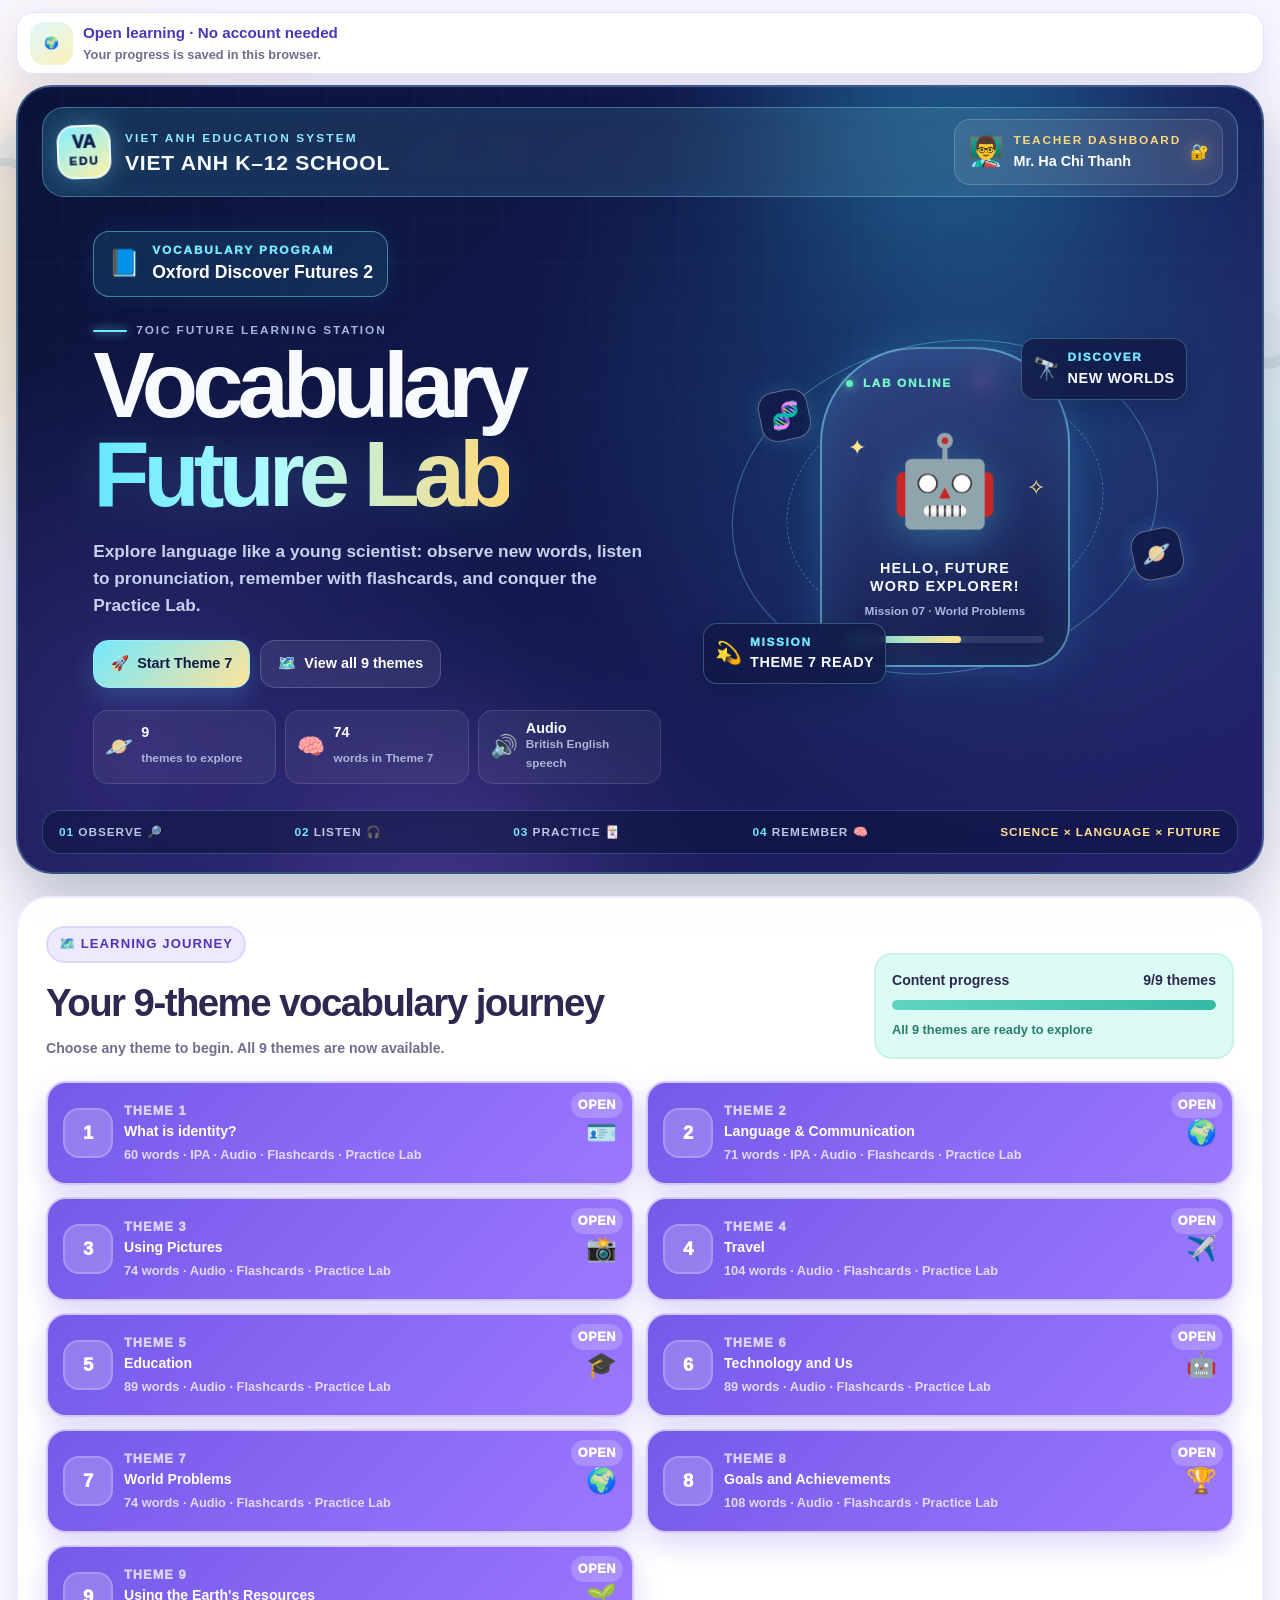
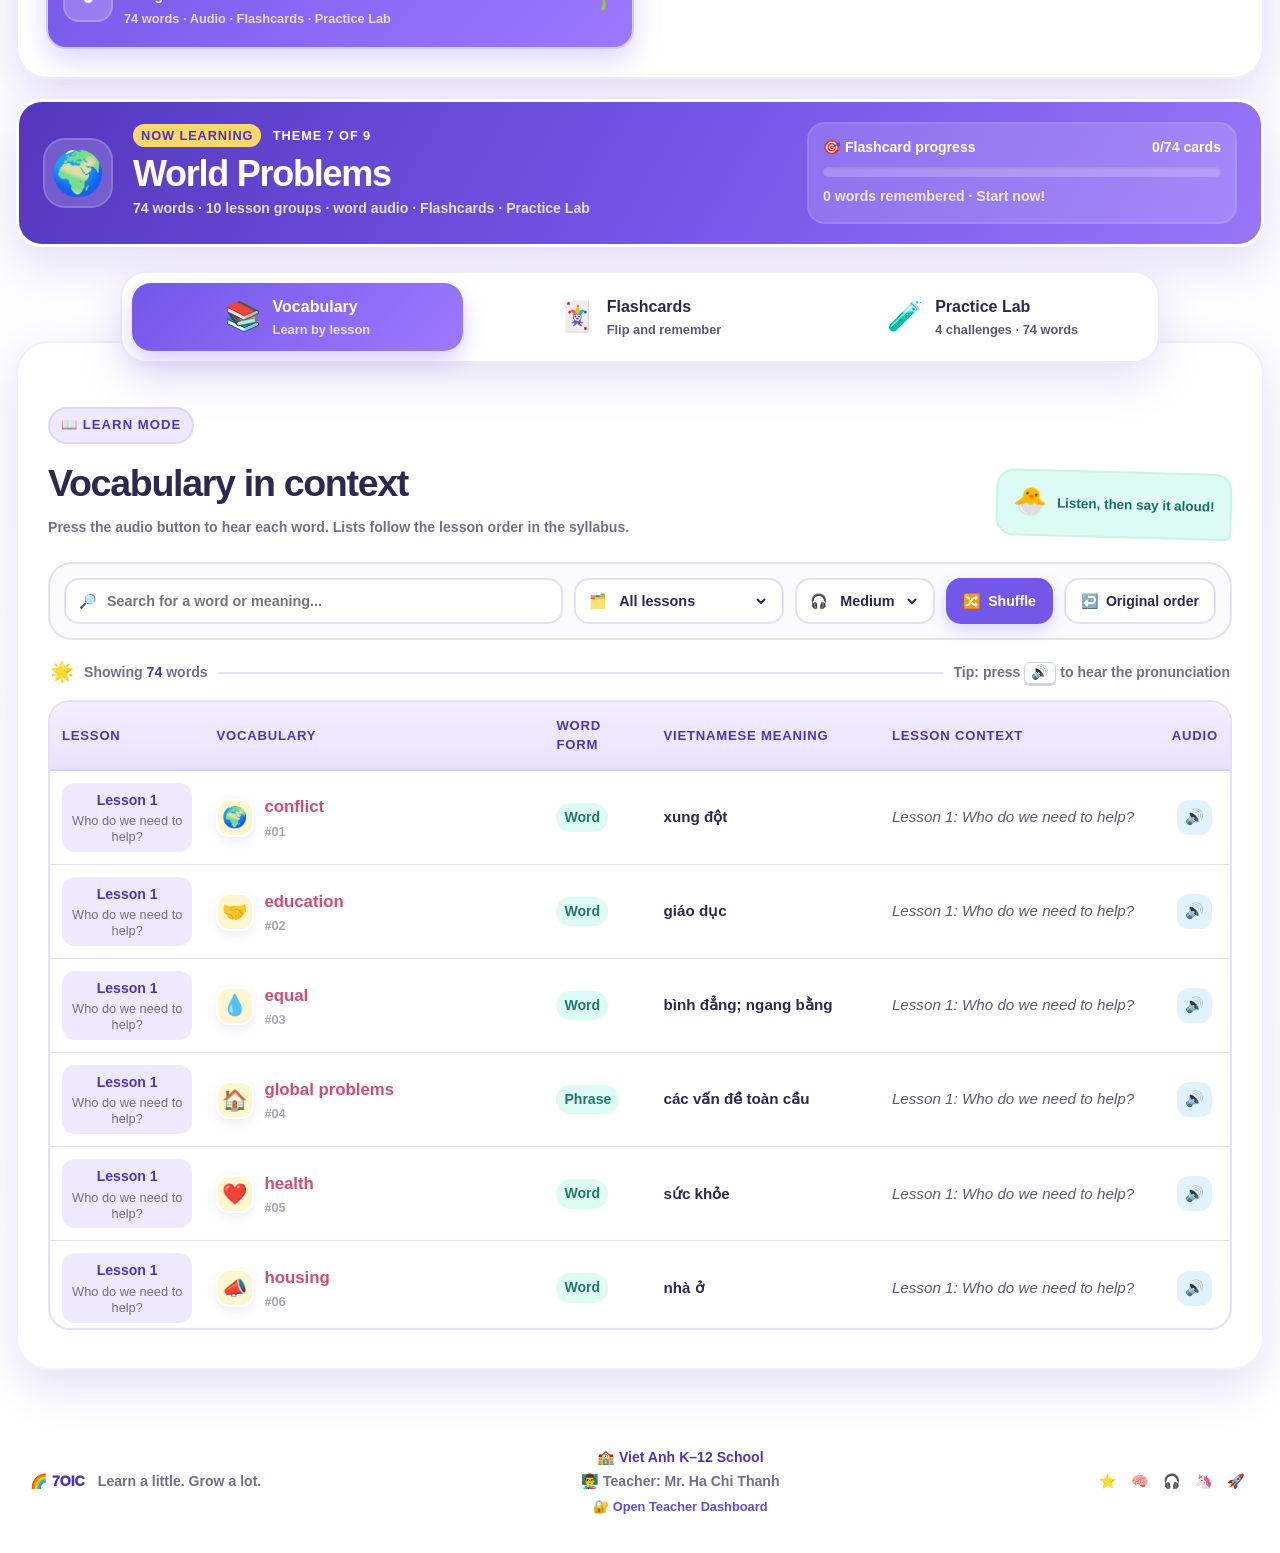
<file: theme7.html>
<!doctype html>
<html lang="en">
<head>
  <meta charset="utf-8">
  <meta name="viewport" content="width=device-width, initial-scale=1">
  <meta name="theme-color" content="#7c5cff">
  <meta name="description" content="Theme 7 World Problems in the 7OIC Vocabulary Hub, with Vietnamese meanings, word audio, flashcards, and interactive practice.">
  <title>Theme 7: World Problems | 7OIC Vocabulary Hub</title>
  <link rel="icon" href="data:image/svg+xml,%3Csvg xmlns='http://www.w3.org/2000/svg' viewBox='0 0 100 100'%3E%3Ctext y='.9em' font-size='90'%3E🦄%3C/text%3E%3C/svg%3E">
  <link rel="stylesheet" href="styles.css">
</head>
<body>
  <div id="learningApp">
  <a class="skip-link" href="#mainContent">Skip to main content</a>

  <div class="student-account-bar public-learning-bar" role="note">
    <div><span aria-hidden="true">🌍</span><p><strong>Open learning · No account needed</strong><small>Your progress is saved in this browser.</small></p></div>
  </div>

  <div class="sky-decor" aria-hidden="true">
    <span class="cloud cloud-one">☁️</span>
    <span class="cloud cloud-two">☁️</span>
    <span class="star star-one">⭐</span>
    <span class="star star-two">✨</span>
    <span class="star star-three">🌟</span>
    <span class="bubble bubble-one"></span>
    <span class="bubble bubble-two"></span>
  </div>

  <header class="future-hero">
    <div class="future-hero__grid" aria-hidden="true"></div>
    <div class="future-hero__glow future-hero__glow--cyan" aria-hidden="true"></div>
    <div class="future-hero__glow future-hero__glow--violet" aria-hidden="true"></div>

    <div class="future-hero__inner">
      <div class="school-ribbon">
        <div class="school-ribbon__mark" aria-hidden="true"><span>VA</span><small>EDU</small></div>
        <div class="school-ribbon__name">
          <span>VIET ANH EDUCATION SYSTEM</span>
          <strong>VIET ANH K–12 SCHOOL</strong>
        </div>
        <a class="school-ribbon__teacher" href="teacher.html" aria-label="Open Teacher Dashboard">
          <span aria-hidden="true">👨‍🏫</span>
          <div><small>TEACHER DASHBOARD</small><strong>Mr. Ha Chi Thanh</strong></div>
          <span class="teacher-dashboard-lock" aria-hidden="true">🔐</span>
        </a>
      </div>

      <div class="future-hero__body">
        <div class="future-hero__content">
          <div class="program-label"><span aria-hidden="true">📘</span><div><small>VOCABULARY PROGRAM</small><strong>Oxford Discover Futures 2</strong></div></div>
          <p class="future-hero__eyebrow"><span></span> 7OIC FUTURE LEARNING STATION</p>
          <h1>Vocabulary<br><span>Future Lab</span></h1>
          <p class="future-hero__lead">Explore language like a young scientist: observe new words, listen to pronunciation, remember with flashcards, and conquer the Practice Lab.</p>

          <div class="future-hero__actions">
            <a class="future-button future-button--primary" href="#theme7"><span>🚀</span> Start Theme 7</a>
            <a class="future-button future-button--glass" href="#journeyHeading"><span>🗺️</span> View all 9 themes</a>
          </div>

          <div class="future-stats" aria-label="Program highlights">
            <div><span aria-hidden="true">🪐</span><strong>9</strong><small>themes to explore</small></div>
            <div><span aria-hidden="true">🧠</span><strong>74</strong><small>words in Theme 7</small></div>
            <div><span aria-hidden="true">🔊</span><strong>Audio</strong><small>British English speech</small></div>
          </div>
        </div>

        <div class="science-scene" aria-label="Future science laboratory illustration">
          <div class="science-scene__orbit science-scene__orbit--outer" aria-hidden="true">
            <span class="orbit-icon orbit-icon--dna">🧬</span>
            <span class="orbit-icon orbit-icon--planet">🪐</span>
          </div>
          <div class="science-scene__orbit science-scene__orbit--inner" aria-hidden="true">
            <span class="orbit-icon orbit-icon--atom">⚛️</span>
            <span class="orbit-icon orbit-icon--lab">🔬</span>
          </div>
          <div class="science-capsule">
            <span class="science-capsule__status"><i></i> LAB ONLINE</span>
            <span class="science-capsule__spark science-capsule__spark--one" aria-hidden="true">✦</span>
            <span class="science-capsule__spark science-capsule__spark--two" aria-hidden="true">✧</span>
            <div class="science-capsule__robot" aria-hidden="true">🤖</div>
            <strong>HELLO, FUTURE<br>WORD EXPLORER!</strong>
            <small>Mission 07 · World Problems</small>
            <div class="science-capsule__meter"><span></span></div>
          </div>
          <div class="science-data science-data--top"><span>🔭</span><div><small>DISCOVER</small><strong>NEW WORLDS</strong></div></div>
          <div class="science-data science-data--bottom"><span>💫</span><div><small>MISSION</small><strong>THEME 7 READY</strong></div></div>
        </div>
      </div>

      <div class="future-ticker" aria-label="Learning skills">
        <span><i>01</i> OBSERVE 🔎</span>
        <span><i>02</i> LISTEN 🎧</span>
        <span><i>03</i> PRACTICE 🃏</span>
        <span><i>04</i> REMEMBER 🧠</span>
        <strong>SCIENCE × LANGUAGE × FUTURE</strong>
      </div>
    </div>
  </header>

  <main id="mainContent" class="app-shell">
    <section class="journey-panel" aria-labelledby="journeyHeading">
      <div class="journey-heading">
        <div>
          <span class="section-kicker">🗺️ LEARNING JOURNEY</span>
          <h2 id="journeyHeading">Your 9-theme vocabulary journey</h2>
          <p>Choose any theme to begin. All 9 themes are now available.</p>
        </div>
        <div class="release-progress" aria-label="Content release progress: 9 of 9 themes">
          <div class="release-progress__top">
            <span>Content progress</span>
            <strong>9/9 themes</strong>
          </div>
          <div class="release-progress__track"><span style="width: 100%"></span></div>
          <small>All 9 themes are ready to explore</small>
        </div>
      </div>
      <div id="themeGrid" class="theme-grid" aria-label="List of 9 themes"></div>
    </section>

    <section id="theme7" class="current-theme-banner" aria-labelledby="currentThemeHeading">
      <div class="current-theme-banner__icon" aria-hidden="true">🌍</div>
      <div class="current-theme-banner__copy">
        <div class="current-theme-banner__eyebrow"><span>NOW LEARNING</span> Theme 7 of 9</div>
        <h2 id="currentThemeHeading">World Problems</h2>
        <p>74 words · 10 lesson groups · word audio · Flashcards · Practice Lab</p>
      </div>
      <div class="theme-study-progress" aria-label="Theme 7 flashcard progress">
        <div class="theme-study-progress__top">
          <span>🎯 Flashcard progress</span>
          <strong id="hubProgressLabel">0/74 cards</strong>
        </div>
        <div id="hubProgressTrack" class="study-progress-track" role="progressbar" aria-label="Flashcards practised" aria-valuemin="0" aria-valuemax="74" aria-valuenow="0">
          <span id="hubProgressBar"></span>
        </div>
        <small id="hubMasteryLabel">0 words mastered · Start your mission!</small>
      </div>
    </section>

    <nav class="tab-bar" aria-label="Learning modes">
      <button class="tab-button is-active" type="button" data-tab="learn" aria-selected="true">
        <span class="tab-icon">📚</span>
        <span><strong>Vocabulary</strong><small>Learn by lesson</small></span>
      </button>
      <button class="tab-button" type="button" data-tab="flashcards" aria-selected="false">
        <span class="tab-icon">🃏</span>
        <span><strong>Flashcards</strong><small>Flip and remember</small></span>
      </button>
      <button class="tab-button" type="button" data-tab="practice" aria-selected="false">
        <span class="tab-icon">🧪</span>
        <span><strong>Practice Lab</strong><small>4 challenges · 74 words</small></span>
      </button>
    </nav>

    <section id="learnPanel" class="tab-panel is-active" data-panel="learn" aria-labelledby="learnHeading">
      <div class="section-heading">
        <div>
          <span class="section-kicker">📖 LEARN MODE</span>
          <h2 id="learnHeading">Vocabulary in context</h2>
          <p>Press the audio button to hear each word. Lists follow the lesson order in the syllabus.</p>
        </div>
        <div class="pet-tip" aria-hidden="true"><span>🐣</span> Listen, then say it aloud!</div>
      </div>

      <div class="toolbar" role="search">
        <label class="control search-control">
          <span>🔎</span>
          <span class="sr-only">Search vocabulary</span>
          <input id="searchInput" type="search" placeholder="Search for a word or meaning..." autocomplete="off">
        </label>

        <label class="control select-control">
          <span>🗂️</span>
          <span class="sr-only">Filter by lesson</span>
          <select id="lessonFilter" aria-label="Filter by lesson">
            <option value="all">All lessons</option>
          </select>
        </label>

        <label class="control select-control speed-control">
          <span>🎧</span>
          <span class="sr-only">Pronunciation speed</span>
          <select id="speechRate" aria-label="Pronunciation speed">
            <option value="0.72">Slow</option>
            <option value="0.88" selected>Medium</option>
            <option value="1">Natural</option>
          </select>
        </label>

        <button id="shuffleTableButton" class="action-button action-button--purple" type="button">
          <span>🔀</span> Shuffle
        </button>
        <button id="resetTableButton" class="action-button action-button--ghost" type="button">
          <span>↩️</span> Original order
        </button>
      </div>

      <div class="result-banner" aria-live="polite">
        <span class="result-banner__icon">🌟</span>
        <span>Showing <strong id="resultCount">74</strong> words</span>
        <span class="result-banner__line"></span>
        <span class="result-banner__hint">Tip: press <kbd>🔊</kbd> to hear the pronunciation</span>
      </div>

      <div class="table-wrap">
        <table class="vocab-table">
          <caption class="sr-only">Theme 7 vocabulary table with 74 words: World Problems</caption>
          <thead>
            <tr>
              <th scope="col">Lesson</th>
              <th scope="col">Vocabulary</th>
              <th scope="col">Word form</th>
              <th scope="col">Vietnamese Meaning</th>
              <th scope="col">Lesson context</th>
              <th scope="col">Audio</th>
            </tr>
          </thead>
          <tbody id="vocabTableBody"></tbody>
        </table>
      </div>

      <div id="vocabMobileList" class="vocab-mobile-list" aria-label="Vocabulary list"></div>
      <div id="emptyState" class="empty-state" hidden>
        <span>🔭</span>
        <h3>No matching words found</h3>
        <p>Try another keyword or choose “All lessons”.</p>
      </div>
    </section>

    <section id="flashcardsPanel" class="tab-panel" data-panel="flashcards" aria-labelledby="flashcardsHeading" hidden>
      <div class="section-heading flash-heading">
        <div>
          <span class="section-kicker">🃏 PRACTICE MODE</span>
          <h2 id="flashcardsHeading">Memory-building flashcards</h2>
          <p>Front: English word · Back: Vietnamese meaning and lesson context.</p>
        </div>
        <div class="pet-tip pet-tip--pink" aria-hidden="true"><span>🐼</span> Flip a card and test yourself!</div>
      </div>

      <div class="flash-toolbar">
        <label class="control select-control">
          <span>🗂️</span>
          <span class="sr-only">Choose flashcards by lesson</span>
          <select id="deckLessonFilter" aria-label="Choose flashcards by lesson">
            <option value="all">All 74 words</option>
          </select>
        </label>
        <button id="shuffleDeckButton" class="action-button action-button--purple" type="button"><span>🔀</span> Shuffle cards</button>
        <button id="resetProgressButton" class="action-button action-button--ghost" type="button"><span>🧹</span> Reset progress</button>
      </div>

      <div class="flash-layout">
        <aside class="progress-card" aria-label="Learning progress">
          <div class="progress-mascot" aria-hidden="true">🐻</div>
          <h3>Your progress</h3>
          <div class="progress-ring" id="progressRing" style="--progress: 0deg">
            <span id="progressPercent">0%</span>
          </div>
          <div class="progress-list">
            <div><span class="dot dot--green"></span><span>Mastered</span><strong id="knownCount">0</strong></div>
            <div><span class="dot dot--orange"></span><span>Review</span><strong id="reviewCount">0</strong></div>
            <div><span class="dot dot--purple"></span><span>New</span><strong id="newCount">74</strong></div>
          </div>
          <div class="deck-progress-block">
            <div><span>Practised</span><strong id="deckProgressLabel">0/74</strong></div>
            <div id="deckProgressTrack" class="study-progress-track study-progress-track--compact" role="progressbar" aria-label="Flashcard deck progress" aria-valuemin="0" aria-valuemax="74" aria-valuenow="0">
              <span id="deckProgressBar"></span>
            </div>
          </div>
          <p class="keyboard-tip">⌨️ <strong>Shortcuts:</strong> ← → move · Space flip · A listen</p>
        </aside>

        <div class="deck-stage">
          <div class="deck-counter" aria-live="polite">
            <span>Card <strong id="cardPosition">1</strong>/<strong id="deckTotal">74</strong></span>
            <span id="cardLessonBadge" class="lesson-mini-badge">Lesson 1</span>
          </div>

          <button id="flashcard" class="flashcard" type="button" aria-label="Flip card" aria-pressed="false">
            <span class="card-shadow card-shadow--one" aria-hidden="true"></span>
            <span class="card-shadow card-shadow--two" aria-hidden="true"></span>
            <span class="flashcard__inner">
              <span class="flashcard__face flashcard__front">
                <span class="card-corner">7OIC</span>
                <span id="cardIcon" class="card-icon" aria-hidden="true">🗣️</span>
                <span class="card-label">VOCABULARY</span>
                <strong id="cardWord" class="card-word">bilingual</strong>
                <span id="cardIpa" class="card-ipa">/baɪˈlɪŋɡwəl/</span>
                <span id="cardPos" class="pos-badge">Adj / N</span>
                <span class="flip-hint">🔄 Tap to see the meaning</span>
              </span>
              <span class="flashcard__face flashcard__back">
                <span class="card-corner">MEANING</span>
                <span id="cardBackIcon" class="card-icon" aria-hidden="true">🗣️</span>
                <span class="card-label">VIETNAMESE MEANING</span>
                <strong id="cardMeaning" class="card-meaning">Song ngữ; người sử dụng hai ngôn ngữ</strong>
                <span id="cardBackLesson" class="back-lesson">Lesson 1 · How do we use language?</span>
                <span class="flip-hint">🔄 Tap to see the word</span>
              </span>
            </span>
          </button>

          <div class="audio-practice-row">
            <button id="cardAudioButton" class="round-action round-action--audio" type="button"><span>🔊</span><small>Listen</small></button>
            <button id="cardSlowAudioButton" class="round-action round-action--slow" type="button"><span>🐢</span><small>Slow audio</small></button>
          </div>

          <div class="card-navigation">
            <button id="previousCardButton" class="nav-arrow" type="button" aria-label="Previous card">←</button>
            <button id="reviewButton" class="memory-button memory-button--review" type="button"><span>🔁</span> Review again</button>
            <button id="knownButton" class="memory-button memory-button--known" type="button"><span>✅</span> I know it</button>
            <button id="nextCardButton" class="nav-arrow" type="button" aria-label="Next card">→</button>
          </div>
        </div>
      </div>
    </section>

    <section id="practicePanel" class="tab-panel practice-panel" data-panel="practice" aria-labelledby="practiceHeading" hidden>
      <div class="section-heading practice-heading">
        <div>
          <span class="section-kicker">🧪 VOCABULARY PRACTICE LAB</span>
          <h2 id="practiceHeading">4 challenges · Full 74-word coverage</h2>
          <p>Each challenge practises a different word group. Complete all four to cover every word in Theme 7.</p>
        </div>
        <div class="pet-tip practice-pet-tip" aria-hidden="true"><span>🤖</span> 20 + 20 + 19 + 15 = 74!</div>
      </div>

      <div class="practice-coverage-card">
        <div class="practice-coverage-copy">
          <span>🚀 THEME 7 MISSION COVERAGE</span>
          <strong id="practiceOverallLabel">0/74 words practised</strong>
          <small>The four challenges use four different word groups, so you do not repeat all 74 words in every activity.</small>
        </div>
        <div class="practice-overall-track" role="progressbar" aria-label="Practice Lab progress" aria-valuemin="0" aria-valuemax="74" aria-valuenow="0"><span id="practiceOverallBar"></span></div>
        <div class="practice-coverage-grid">
          <div><span>🧩</span><small>Matching · words 01–20</small><strong id="matchingCoverage">0/20</strong></div>
          <div><span>🎧</span><small>Listen & spell · words 21–40</small><strong id="spellingCoverage">0/20</strong></div>
          <div><span>💬</span><small>In context · words 41–59</small><strong id="situationCoverage">0/19</strong></div>
          <div><span>⚡</span><small>Speed Quiz · words 60–74</small><strong id="speedCoverage">0/15</strong></div>
        </div>
      </div>

      <nav class="practice-mode-tabs" aria-label="Choose a practice activity">
        <button class="practice-mode-button is-active" type="button" data-practice-mode="matching"><span>🧩</span><strong>Matching</strong><small>4 sets · up to 5 words</small></button>
        <button class="practice-mode-button" type="button" data-practice-mode="spelling"><span>🎧</span><strong>Listen & spell</strong><small>20 words · unlimited audio</small></button>
        <button class="practice-mode-button" type="button" data-practice-mode="situation"><span>💬</span><strong>In context</strong><small>19 precise questions</small></button>
        <button class="practice-mode-button" type="button" data-practice-mode="speed"><span>⚡</span><strong>Speed Quiz</strong><small>15 questions · 90 seconds</small></button>
      </nav>

      <section class="practice-mode-panel is-active" data-practice-mode-panel="matching" aria-labelledby="matchingHeading">
        <div class="practice-task-heading">
          <div><span class="practice-task-icon">🧩</span><div><small>CLICK TO MATCH</small><h3 id="matchingHeading">Match each word with its Vietnamese meaning</h3><p>Select a vocabulary card on the left, then choose its matching Vietnamese meaning on the right.</p></div></div>
          <div class="practice-task-controls"><label>Word set<select id="matchingRoundSelect" aria-label="Choose a matching set"></select></label><button id="shuffleMatchingButton" type="button">🔀 Shuffle</button></div>
        </div>
        <div class="matching-round-progress"><span>Current set progress</span><strong id="matchingRoundProgress">0/5</strong></div>
        <div class="matching-board">
          <div><h4>VOCABULARY CARDS</h4><div id="matchingWordBank" class="matching-word-bank" aria-label="Choose an English word"></div></div>
          <div><h4>VIETNAMESE MEANINGS</h4><div id="matchingMeaningBank" class="matching-meaning-bank" aria-label="Vietnamese meanings"></div></div>
        </div>
        <p id="matchingFeedback" class="practice-feedback" role="status" aria-live="polite">Choose a vocabulary card to begin.</p>
      </section>

      <section class="practice-mode-panel" data-practice-mode-panel="spelling" aria-labelledby="spellingHeading" hidden>
        <div class="practice-task-heading">
          <div><span class="practice-task-icon practice-task-icon--blue">🎧</span><div><small>LISTEN & SPELL</small><h3 id="spellingHeading">Listen and type the word</h3><p>Replay the audio as many times as you need. Hyphens and spaces are accepted.</p></div></div>
          <button id="shuffleSpellingButton" class="practice-utility-button" type="button">🔀 Shuffle 20 words</button>
        </div>
        <div class="single-question-progress"><span id="spellingPosition">Word 1/20</span><div><i id="spellingProgressBar"></i></div><strong id="spellingScore">0 correct</strong></div>
        <div class="spelling-stage">
          <div id="spellingIcon" class="spelling-robot" aria-hidden="true">🤖</div>
          <span id="spellingLesson" class="practice-lesson-chip">Lesson 1</span>
          <h3>Which word do you hear?</h3>
          <div class="spelling-audio-actions">
            <button id="spellingAudioButton" type="button"><span>🔊</span><strong>Play word</strong><small>Unlimited replays</small></button>
            <button id="spellingLettersAudioButton" type="button"><span>🔤</span><strong>Hear spelling</strong><small>A–B–C · unlimited</small></button>
          </div>
          <form id="spellingForm" class="spelling-form">
            <label for="spellingInput" class="sr-only">Type the word you hear</label>
            <input id="spellingInput" type="text" autocomplete="off" spellcheck="false" placeholder="Type a word or phrase..." required>
            <button id="checkSpellingButton" type="submit">Check ✓</button>
          </form>
          <p id="spellingFeedback" class="practice-feedback" role="status" aria-live="polite">Press play, listen carefully, and type your answer.</p>
          <div class="practice-question-navigation"><button id="previousSpellingButton" type="button">← Previous word</button><button id="nextSpellingButton" type="button">Next word →</button></div>
        </div>
      </section>

      <section class="practice-mode-panel" data-practice-mode-panel="situation" aria-labelledby="situationHeading" hidden>
        <div class="practice-task-heading">
          <div><span class="practice-task-icon practice-task-icon--pink">💬</span><div><small>USE IN CONTEXT</small><h3 id="situationHeading">Choose the best word for each situation</h3><p>19 precise questions for words 41–59. Each prompt uses the lesson topic and Vietnamese meaning.</p></div></div>
          <button id="shuffleSituationButton" class="practice-utility-button" type="button">🔀 Shuffle questions</button>
        </div>
        <div class="single-question-progress"><span id="situationPosition">Question 1/19</span><div><i id="situationProgressBar"></i></div><strong id="situationScore">0 correct</strong></div>
        <article class="situation-card">
          <div class="situation-card__top"><span id="situationIcon">🤝</span><span id="situationLesson" class="practice-lesson-chip">Lesson 7</span></div>
          <span class="situation-label">CHOOSE THE BEST WORD</span>
          <h3 id="situationPrompt">The customer service assistant answered in a polite and professional ____.</h3>
          <div id="situationOptions" class="situation-options"></div>
          <p id="situationFeedback" class="practice-feedback" role="status" aria-live="polite">Read the situation and choose the best answer.</p>
          <button id="nextSituationButton" class="practice-next-button" type="button">Next question →</button>
        </article>
      </section>

      <section class="practice-mode-panel" data-practice-mode-panel="speed" aria-labelledby="speedHeading" hidden>
        <div class="practice-task-heading">
          <div><span class="practice-task-icon practice-task-icon--yellow">⚡</span><div><small>90-SECOND CHALLENGE</small><h3 id="speedHeading">Speed Quiz</h3><p>Answer 15 questions on words 60–74 in 90 seconds to complete the final part of the Practice Lab.</p></div></div>
        </div>
        <div id="speedSetup" class="speed-setup">
          <div class="speed-mission-grid speed-mission-grid--single">
            <button type="button" class="speed-mission-card is-selected" data-speed-mission="0"><span>🚀</span><small>SPEED MISSION</small><strong>15 questions · Words 60–74</strong><em id="speedMissionScore1">Not attempted</em></button>
          </div>
          <div class="speed-rules"><span>⏱️ 90 seconds</span><span>❓ 15 questions</span><span>🏆 +1 point each</span><span>🔀 Shuffled questions</span></div>
          <button id="startSpeedButton" class="start-speed-button" type="button">⚡ Start Speed Quiz</button>
        </div>
        <div id="speedGame" class="speed-game" hidden>
          <div class="speed-hud"><div><small>TIME LEFT</small><strong id="speedTimer">90</strong></div><div><small>QUESTION</small><strong id="speedQuestionCount">1/15</strong></div><div><small>SCORE</small><strong id="speedLiveScore">0</strong></div></div>
          <div class="speed-progress-track"><span id="speedProgressBar"></span></div>
          <article class="speed-question-card">
            <span id="speedQuestionType" class="speed-question-type">MEANING CHALLENGE</span>
            <button id="speedAudioButton" class="speed-audio-button" type="button" hidden>🔊 Play again</button>
            <h3 id="speedPrompt">Choose the correct answer.</h3>
            <div id="speedOptions" class="speed-options"></div>
          </article>
        </div>
        <div id="speedResult" class="speed-result" hidden>
          <span class="speed-result-planet" aria-hidden="true">🏆</span>
          <small>SPEED QUIZ COMPLETE</small>
          <h3 id="speedResultTitle">Great work!</h3>
          <strong id="speedResultScore">0/15</strong>
          <p id="speedResultMessage">You completed the challenge.</p>
          <div><button id="retrySpeedButton" type="button">↻ Try Speed Quiz again</button><button id="nextSpeedMissionButton" type="button" hidden>Next mission →</button></div>
        </div>
      </section>
    </section>
  </main>

  <footer class="site-footer">
    <div class="footer-brand"><span class="footer-logo">🌈 7OIC</span><strong>Learn a little. Grow a lot.</strong></div>
    <div class="footer-institution">
      <strong>🏫 Viet Anh K–12 School</strong>
      <span>👨‍🏫 Teacher: Mr. Ha Chi Thanh</span>
      <a class="footer-dashboard-link" href="teacher.html">🔐 Open Teacher Dashboard</a>
    </div>
    <div class="footer-icons" aria-hidden="true">⭐ 🧠 🎧 🦄 🚀</div>
  </footer>

  <div id="toast" class="toast" role="status" aria-live="polite"></div>
  <div id="confetti" class="confetti-layer" aria-hidden="true"></div>
  </div>

  <script src="theme7-data.js"></script>
  <script src="theme-app.js?v=all-themes-1" defer></script>
</body>
</html>
</file>
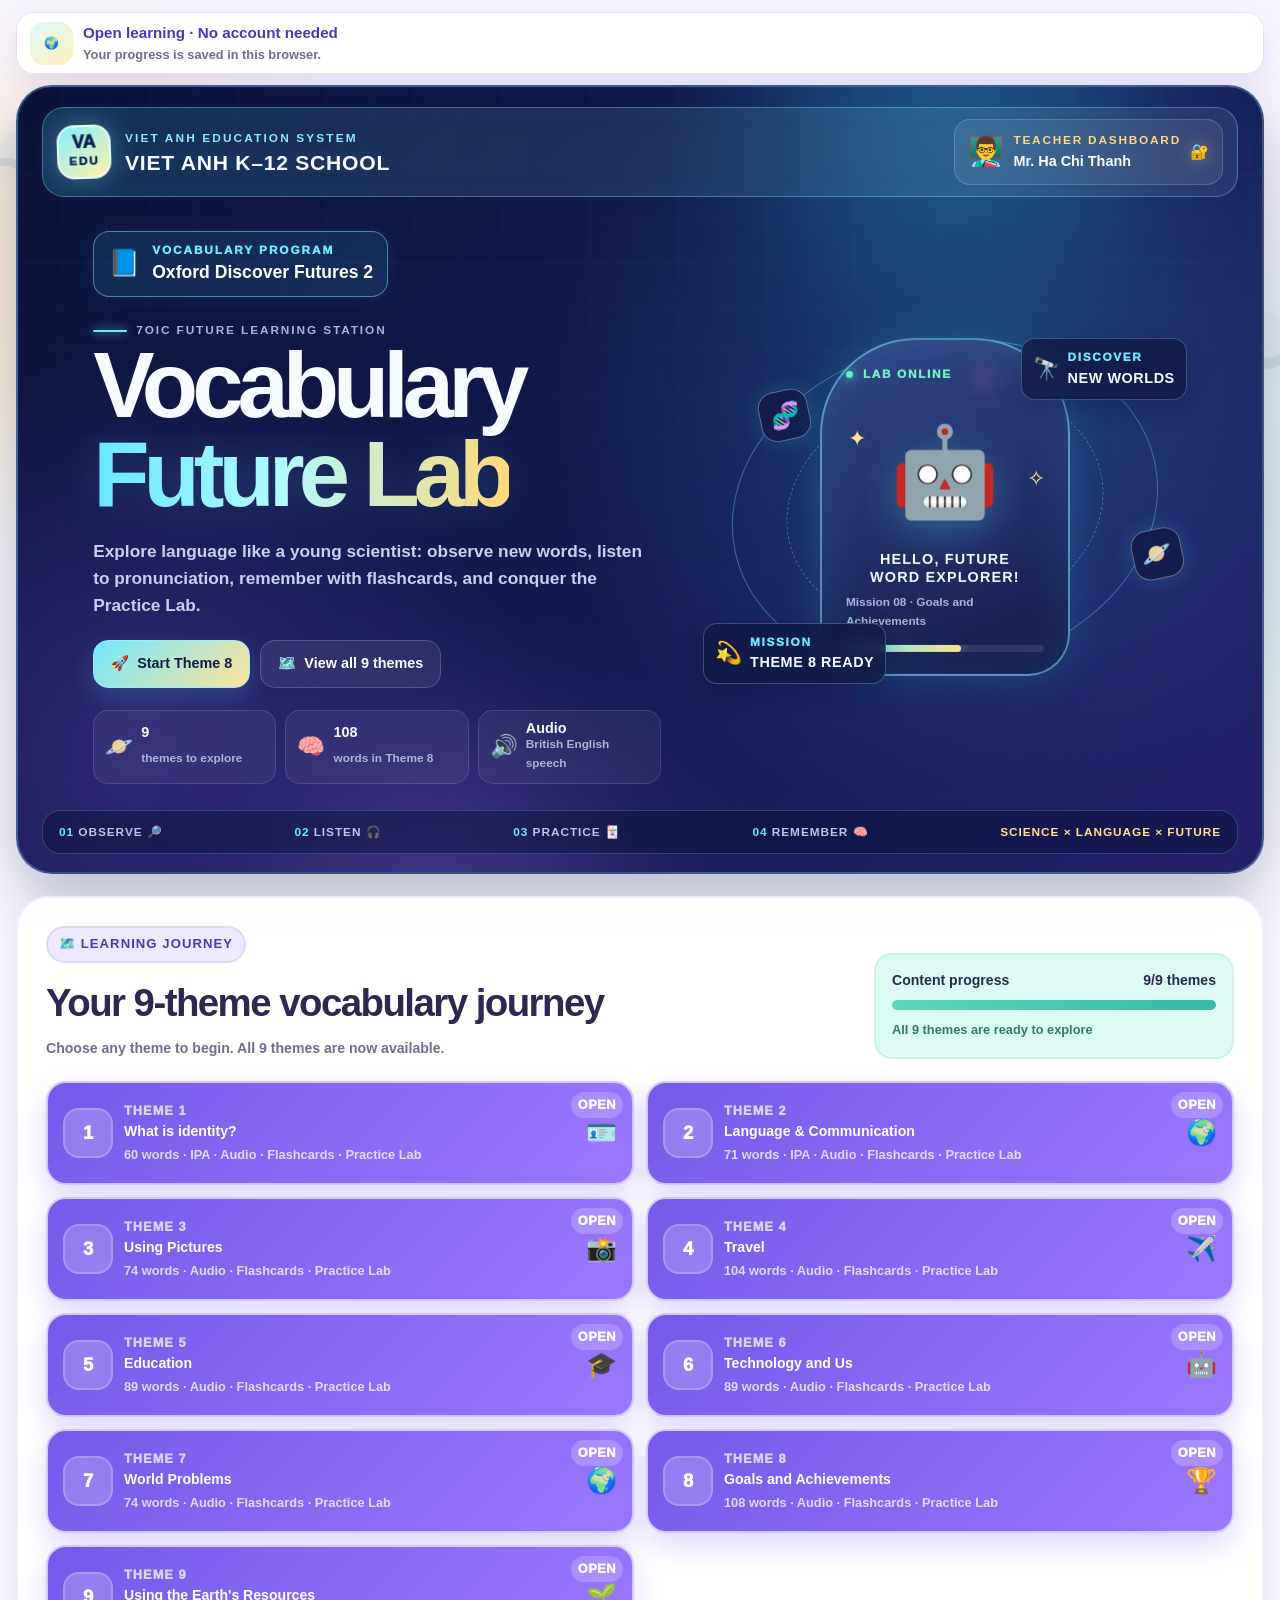
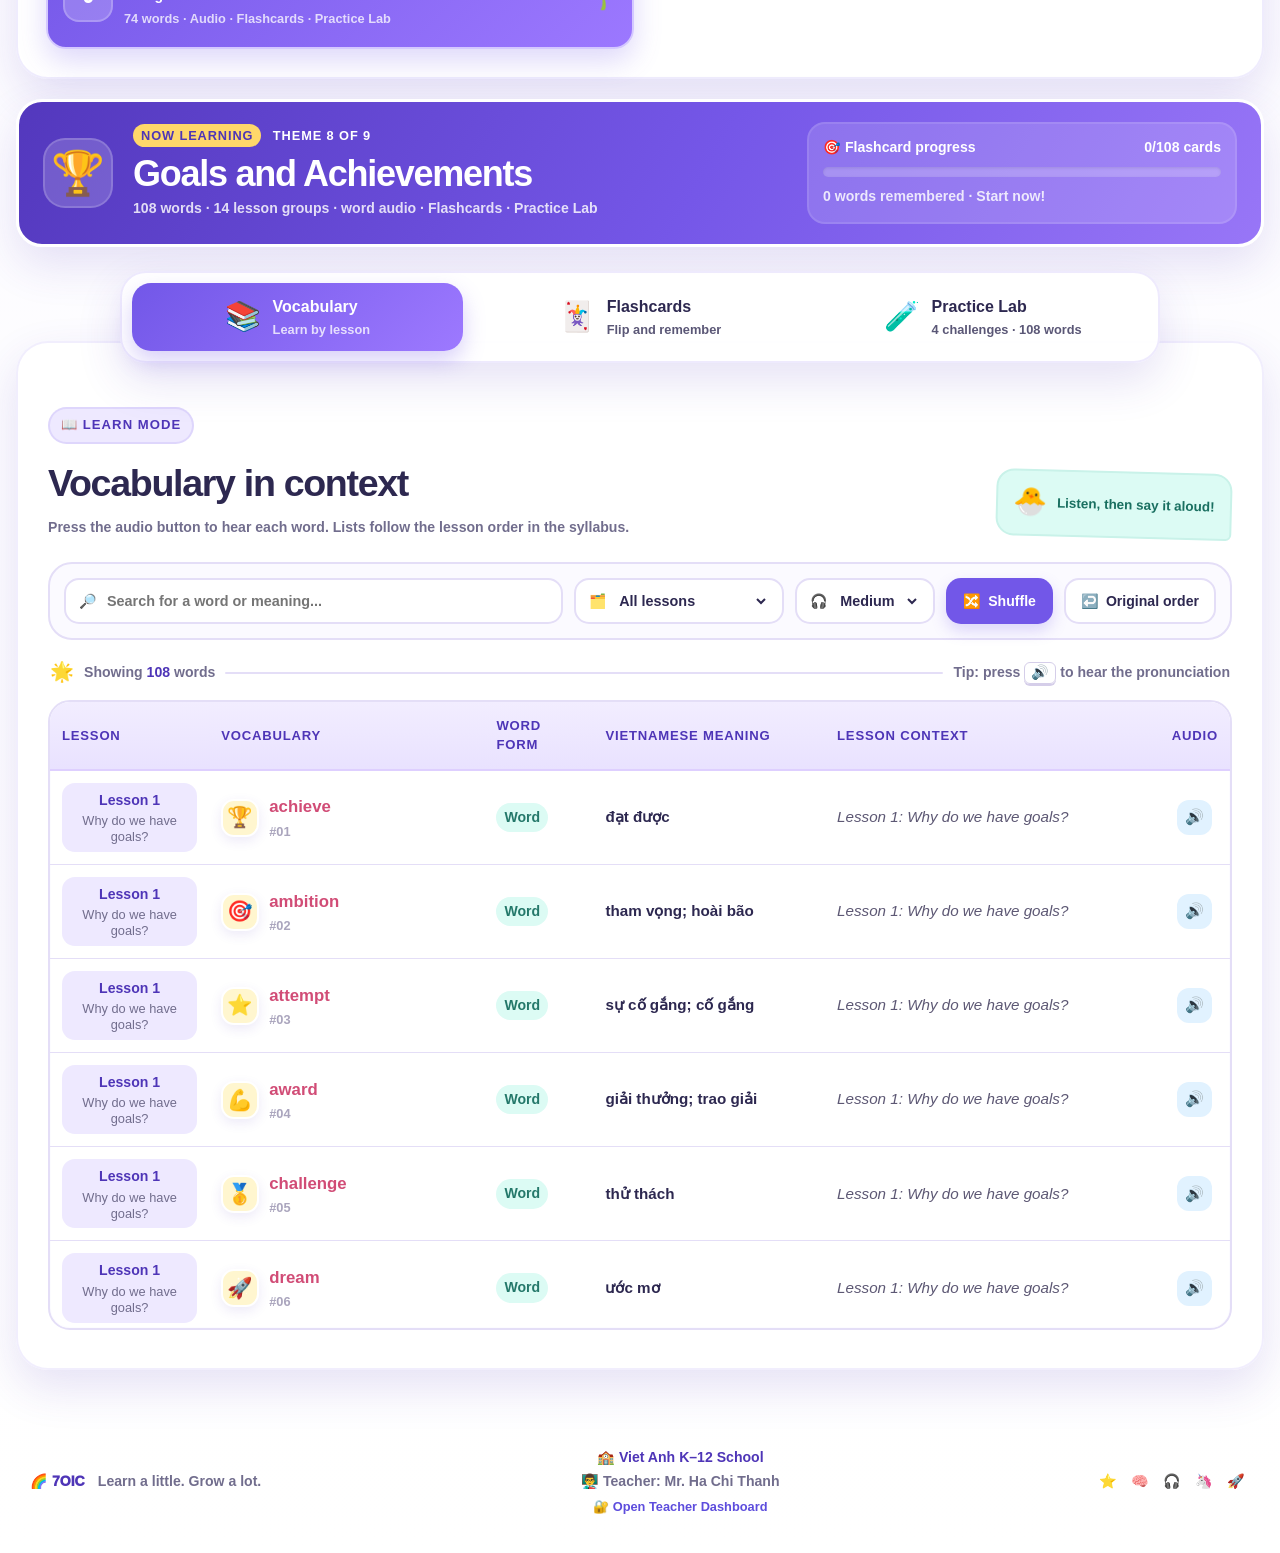
<file: theme8.html>
<!doctype html>
<html lang="en">
<head>
  <meta charset="utf-8">
  <meta name="viewport" content="width=device-width, initial-scale=1">
  <meta name="theme-color" content="#7c5cff">
  <meta name="description" content="Theme 8 Goals and Achievements in the 7OIC Vocabulary Hub, with Vietnamese meanings, word audio, flashcards, and interactive practice.">
  <title>Theme 8: Goals and Achievements | 7OIC Vocabulary Hub</title>
  <link rel="icon" href="data:image/svg+xml,%3Csvg xmlns='http://www.w3.org/2000/svg' viewBox='0 0 100 100'%3E%3Ctext y='.9em' font-size='90'%3E🦄%3C/text%3E%3C/svg%3E">
  <link rel="stylesheet" href="styles.css">
</head>
<body>
  <div id="learningApp">
  <a class="skip-link" href="#mainContent">Skip to main content</a>

  <div class="student-account-bar public-learning-bar" role="note">
    <div><span aria-hidden="true">🌍</span><p><strong>Open learning · No account needed</strong><small>Your progress is saved in this browser.</small></p></div>
  </div>

  <div class="sky-decor" aria-hidden="true">
    <span class="cloud cloud-one">☁️</span>
    <span class="cloud cloud-two">☁️</span>
    <span class="star star-one">⭐</span>
    <span class="star star-two">✨</span>
    <span class="star star-three">🌟</span>
    <span class="bubble bubble-one"></span>
    <span class="bubble bubble-two"></span>
  </div>

  <header class="future-hero">
    <div class="future-hero__grid" aria-hidden="true"></div>
    <div class="future-hero__glow future-hero__glow--cyan" aria-hidden="true"></div>
    <div class="future-hero__glow future-hero__glow--violet" aria-hidden="true"></div>

    <div class="future-hero__inner">
      <div class="school-ribbon">
        <div class="school-ribbon__mark" aria-hidden="true"><span>VA</span><small>EDU</small></div>
        <div class="school-ribbon__name">
          <span>VIET ANH EDUCATION SYSTEM</span>
          <strong>VIET ANH K–12 SCHOOL</strong>
        </div>
        <a class="school-ribbon__teacher" href="teacher.html" aria-label="Open Teacher Dashboard">
          <span aria-hidden="true">👨‍🏫</span>
          <div><small>TEACHER DASHBOARD</small><strong>Mr. Ha Chi Thanh</strong></div>
          <span class="teacher-dashboard-lock" aria-hidden="true">🔐</span>
        </a>
      </div>

      <div class="future-hero__body">
        <div class="future-hero__content">
          <div class="program-label"><span aria-hidden="true">📘</span><div><small>VOCABULARY PROGRAM</small><strong>Oxford Discover Futures 2</strong></div></div>
          <p class="future-hero__eyebrow"><span></span> 7OIC FUTURE LEARNING STATION</p>
          <h1>Vocabulary<br><span>Future Lab</span></h1>
          <p class="future-hero__lead">Explore language like a young scientist: observe new words, listen to pronunciation, remember with flashcards, and conquer the Practice Lab.</p>

          <div class="future-hero__actions">
            <a class="future-button future-button--primary" href="#theme8"><span>🚀</span> Start Theme 8</a>
            <a class="future-button future-button--glass" href="#journeyHeading"><span>🗺️</span> View all 9 themes</a>
          </div>

          <div class="future-stats" aria-label="Program highlights">
            <div><span aria-hidden="true">🪐</span><strong>9</strong><small>themes to explore</small></div>
            <div><span aria-hidden="true">🧠</span><strong>108</strong><small>words in Theme 8</small></div>
            <div><span aria-hidden="true">🔊</span><strong>Audio</strong><small>British English speech</small></div>
          </div>
        </div>

        <div class="science-scene" aria-label="Future science laboratory illustration">
          <div class="science-scene__orbit science-scene__orbit--outer" aria-hidden="true">
            <span class="orbit-icon orbit-icon--dna">🧬</span>
            <span class="orbit-icon orbit-icon--planet">🪐</span>
          </div>
          <div class="science-scene__orbit science-scene__orbit--inner" aria-hidden="true">
            <span class="orbit-icon orbit-icon--atom">⚛️</span>
            <span class="orbit-icon orbit-icon--lab">🔬</span>
          </div>
          <div class="science-capsule">
            <span class="science-capsule__status"><i></i> LAB ONLINE</span>
            <span class="science-capsule__spark science-capsule__spark--one" aria-hidden="true">✦</span>
            <span class="science-capsule__spark science-capsule__spark--two" aria-hidden="true">✧</span>
            <div class="science-capsule__robot" aria-hidden="true">🤖</div>
            <strong>HELLO, FUTURE<br>WORD EXPLORER!</strong>
            <small>Mission 08 · Goals and Achievements</small>
            <div class="science-capsule__meter"><span></span></div>
          </div>
          <div class="science-data science-data--top"><span>🔭</span><div><small>DISCOVER</small><strong>NEW WORLDS</strong></div></div>
          <div class="science-data science-data--bottom"><span>💫</span><div><small>MISSION</small><strong>THEME 8 READY</strong></div></div>
        </div>
      </div>

      <div class="future-ticker" aria-label="Learning skills">
        <span><i>01</i> OBSERVE 🔎</span>
        <span><i>02</i> LISTEN 🎧</span>
        <span><i>03</i> PRACTICE 🃏</span>
        <span><i>04</i> REMEMBER 🧠</span>
        <strong>SCIENCE × LANGUAGE × FUTURE</strong>
      </div>
    </div>
  </header>

  <main id="mainContent" class="app-shell">
    <section class="journey-panel" aria-labelledby="journeyHeading">
      <div class="journey-heading">
        <div>
          <span class="section-kicker">🗺️ LEARNING JOURNEY</span>
          <h2 id="journeyHeading">Your 9-theme vocabulary journey</h2>
          <p>Choose any theme to begin. All 9 themes are now available.</p>
        </div>
        <div class="release-progress" aria-label="Content release progress: 9 of 9 themes">
          <div class="release-progress__top">
            <span>Content progress</span>
            <strong>9/9 themes</strong>
          </div>
          <div class="release-progress__track"><span style="width: 100%"></span></div>
          <small>All 9 themes are ready to explore</small>
        </div>
      </div>
      <div id="themeGrid" class="theme-grid" aria-label="List of 9 themes"></div>
    </section>

    <section id="theme8" class="current-theme-banner" aria-labelledby="currentThemeHeading">
      <div class="current-theme-banner__icon" aria-hidden="true">🏆</div>
      <div class="current-theme-banner__copy">
        <div class="current-theme-banner__eyebrow"><span>NOW LEARNING</span> Theme 8 of 9</div>
        <h2 id="currentThemeHeading">Goals and Achievements</h2>
        <p>108 words · 14 lesson groups · word audio · Flashcards · Practice Lab</p>
      </div>
      <div class="theme-study-progress" aria-label="Theme 8 flashcard progress">
        <div class="theme-study-progress__top">
          <span>🎯 Flashcard progress</span>
          <strong id="hubProgressLabel">0/108 cards</strong>
        </div>
        <div id="hubProgressTrack" class="study-progress-track" role="progressbar" aria-label="Flashcards practised" aria-valuemin="0" aria-valuemax="108" aria-valuenow="0">
          <span id="hubProgressBar"></span>
        </div>
        <small id="hubMasteryLabel">0 words mastered · Start your mission!</small>
      </div>
    </section>

    <nav class="tab-bar" aria-label="Learning modes">
      <button class="tab-button is-active" type="button" data-tab="learn" aria-selected="true">
        <span class="tab-icon">📚</span>
        <span><strong>Vocabulary</strong><small>Learn by lesson</small></span>
      </button>
      <button class="tab-button" type="button" data-tab="flashcards" aria-selected="false">
        <span class="tab-icon">🃏</span>
        <span><strong>Flashcards</strong><small>Flip and remember</small></span>
      </button>
      <button class="tab-button" type="button" data-tab="practice" aria-selected="false">
        <span class="tab-icon">🧪</span>
        <span><strong>Practice Lab</strong><small>4 challenges · 108 words</small></span>
      </button>
    </nav>

    <section id="learnPanel" class="tab-panel is-active" data-panel="learn" aria-labelledby="learnHeading">
      <div class="section-heading">
        <div>
          <span class="section-kicker">📖 LEARN MODE</span>
          <h2 id="learnHeading">Vocabulary in context</h2>
          <p>Press the audio button to hear each word. Lists follow the lesson order in the syllabus.</p>
        </div>
        <div class="pet-tip" aria-hidden="true"><span>🐣</span> Listen, then say it aloud!</div>
      </div>

      <div class="toolbar" role="search">
        <label class="control search-control">
          <span>🔎</span>
          <span class="sr-only">Search vocabulary</span>
          <input id="searchInput" type="search" placeholder="Search for a word or meaning..." autocomplete="off">
        </label>

        <label class="control select-control">
          <span>🗂️</span>
          <span class="sr-only">Filter by lesson</span>
          <select id="lessonFilter" aria-label="Filter by lesson">
            <option value="all">All lessons</option>
          </select>
        </label>

        <label class="control select-control speed-control">
          <span>🎧</span>
          <span class="sr-only">Pronunciation speed</span>
          <select id="speechRate" aria-label="Pronunciation speed">
            <option value="0.72">Slow</option>
            <option value="0.88" selected>Medium</option>
            <option value="1">Natural</option>
          </select>
        </label>

        <button id="shuffleTableButton" class="action-button action-button--purple" type="button">
          <span>🔀</span> Shuffle
        </button>
        <button id="resetTableButton" class="action-button action-button--ghost" type="button">
          <span>↩️</span> Original order
        </button>
      </div>

      <div class="result-banner" aria-live="polite">
        <span class="result-banner__icon">🌟</span>
        <span>Showing <strong id="resultCount">108</strong> words</span>
        <span class="result-banner__line"></span>
        <span class="result-banner__hint">Tip: press <kbd>🔊</kbd> to hear the pronunciation</span>
      </div>

      <div class="table-wrap">
        <table class="vocab-table">
          <caption class="sr-only">Theme 8 vocabulary table with 108 words: Goals and Achievements</caption>
          <thead>
            <tr>
              <th scope="col">Lesson</th>
              <th scope="col">Vocabulary</th>
              <th scope="col">Word form</th>
              <th scope="col">Vietnamese Meaning</th>
              <th scope="col">Lesson context</th>
              <th scope="col">Audio</th>
            </tr>
          </thead>
          <tbody id="vocabTableBody"></tbody>
        </table>
      </div>

      <div id="vocabMobileList" class="vocab-mobile-list" aria-label="Vocabulary list"></div>
      <div id="emptyState" class="empty-state" hidden>
        <span>🔭</span>
        <h3>No matching words found</h3>
        <p>Try another keyword or choose “All lessons”.</p>
      </div>
    </section>

    <section id="flashcardsPanel" class="tab-panel" data-panel="flashcards" aria-labelledby="flashcardsHeading" hidden>
      <div class="section-heading flash-heading">
        <div>
          <span class="section-kicker">🃏 PRACTICE MODE</span>
          <h2 id="flashcardsHeading">Memory-building flashcards</h2>
          <p>Front: English word · Back: Vietnamese meaning and lesson context.</p>
        </div>
        <div class="pet-tip pet-tip--pink" aria-hidden="true"><span>🐼</span> Flip a card and test yourself!</div>
      </div>

      <div class="flash-toolbar">
        <label class="control select-control">
          <span>🗂️</span>
          <span class="sr-only">Choose flashcards by lesson</span>
          <select id="deckLessonFilter" aria-label="Choose flashcards by lesson">
            <option value="all">All 108 words</option>
          </select>
        </label>
        <button id="shuffleDeckButton" class="action-button action-button--purple" type="button"><span>🔀</span> Shuffle cards</button>
        <button id="resetProgressButton" class="action-button action-button--ghost" type="button"><span>🧹</span> Reset progress</button>
      </div>

      <div class="flash-layout">
        <aside class="progress-card" aria-label="Learning progress">
          <div class="progress-mascot" aria-hidden="true">🐻</div>
          <h3>Your progress</h3>
          <div class="progress-ring" id="progressRing" style="--progress: 0deg">
            <span id="progressPercent">0%</span>
          </div>
          <div class="progress-list">
            <div><span class="dot dot--green"></span><span>Mastered</span><strong id="knownCount">0</strong></div>
            <div><span class="dot dot--orange"></span><span>Review</span><strong id="reviewCount">0</strong></div>
            <div><span class="dot dot--purple"></span><span>New</span><strong id="newCount">108</strong></div>
          </div>
          <div class="deck-progress-block">
            <div><span>Practised</span><strong id="deckProgressLabel">0/108</strong></div>
            <div id="deckProgressTrack" class="study-progress-track study-progress-track--compact" role="progressbar" aria-label="Flashcard deck progress" aria-valuemin="0" aria-valuemax="108" aria-valuenow="0">
              <span id="deckProgressBar"></span>
            </div>
          </div>
          <p class="keyboard-tip">⌨️ <strong>Shortcuts:</strong> ← → move · Space flip · A listen</p>
        </aside>

        <div class="deck-stage">
          <div class="deck-counter" aria-live="polite">
            <span>Card <strong id="cardPosition">1</strong>/<strong id="deckTotal">108</strong></span>
            <span id="cardLessonBadge" class="lesson-mini-badge">Lesson 1</span>
          </div>

          <button id="flashcard" class="flashcard" type="button" aria-label="Flip card" aria-pressed="false">
            <span class="card-shadow card-shadow--one" aria-hidden="true"></span>
            <span class="card-shadow card-shadow--two" aria-hidden="true"></span>
            <span class="flashcard__inner">
              <span class="flashcard__face flashcard__front">
                <span class="card-corner">7OIC</span>
                <span id="cardIcon" class="card-icon" aria-hidden="true">🗣️</span>
                <span class="card-label">VOCABULARY</span>
                <strong id="cardWord" class="card-word">bilingual</strong>
                <span id="cardIpa" class="card-ipa">/baɪˈlɪŋɡwəl/</span>
                <span id="cardPos" class="pos-badge">Adj / N</span>
                <span class="flip-hint">🔄 Tap to see the meaning</span>
              </span>
              <span class="flashcard__face flashcard__back">
                <span class="card-corner">MEANING</span>
                <span id="cardBackIcon" class="card-icon" aria-hidden="true">🗣️</span>
                <span class="card-label">VIETNAMESE MEANING</span>
                <strong id="cardMeaning" class="card-meaning">Song ngữ; người sử dụng hai ngôn ngữ</strong>
                <span id="cardBackLesson" class="back-lesson">Lesson 1 · How do we use language?</span>
                <span class="flip-hint">🔄 Tap to see the word</span>
              </span>
            </span>
          </button>

          <div class="audio-practice-row">
            <button id="cardAudioButton" class="round-action round-action--audio" type="button"><span>🔊</span><small>Listen</small></button>
            <button id="cardSlowAudioButton" class="round-action round-action--slow" type="button"><span>🐢</span><small>Slow audio</small></button>
          </div>

          <div class="card-navigation">
            <button id="previousCardButton" class="nav-arrow" type="button" aria-label="Previous card">←</button>
            <button id="reviewButton" class="memory-button memory-button--review" type="button"><span>🔁</span> Review again</button>
            <button id="knownButton" class="memory-button memory-button--known" type="button"><span>✅</span> I know it</button>
            <button id="nextCardButton" class="nav-arrow" type="button" aria-label="Next card">→</button>
          </div>
        </div>
      </div>
    </section>

    <section id="practicePanel" class="tab-panel practice-panel" data-panel="practice" aria-labelledby="practiceHeading" hidden>
      <div class="section-heading practice-heading">
        <div>
          <span class="section-kicker">🧪 VOCABULARY PRACTICE LAB</span>
          <h2 id="practiceHeading">4 challenges · Full 108-word coverage</h2>
          <p>Each challenge practises a different word group. Complete all four to cover every word in Theme 8.</p>
        </div>
        <div class="pet-tip practice-pet-tip" aria-hidden="true"><span>🤖</span> 31 + 31 + 31 + 15 = 108!</div>
      </div>

      <div class="practice-coverage-card">
        <div class="practice-coverage-copy">
          <span>🚀 THEME 8 MISSION COVERAGE</span>
          <strong id="practiceOverallLabel">0/108 words practised</strong>
          <small>The four challenges use four different word groups, so you do not repeat all 108 words in every activity.</small>
        </div>
        <div class="practice-overall-track" role="progressbar" aria-label="Practice Lab progress" aria-valuemin="0" aria-valuemax="108" aria-valuenow="0"><span id="practiceOverallBar"></span></div>
        <div class="practice-coverage-grid">
          <div><span>🧩</span><small>Matching · words 01–31</small><strong id="matchingCoverage">0/31</strong></div>
          <div><span>🎧</span><small>Listen & spell · words 32–62</small><strong id="spellingCoverage">0/31</strong></div>
          <div><span>💬</span><small>In context · words 63–93</small><strong id="situationCoverage">0/31</strong></div>
          <div><span>⚡</span><small>Speed Quiz · words 94–108</small><strong id="speedCoverage">0/15</strong></div>
        </div>
      </div>

      <nav class="practice-mode-tabs" aria-label="Choose a practice activity">
        <button class="practice-mode-button is-active" type="button" data-practice-mode="matching"><span>🧩</span><strong>Matching</strong><small>7 sets · up to 5 words</small></button>
        <button class="practice-mode-button" type="button" data-practice-mode="spelling"><span>🎧</span><strong>Listen & spell</strong><small>31 words · unlimited audio</small></button>
        <button class="practice-mode-button" type="button" data-practice-mode="situation"><span>💬</span><strong>In context</strong><small>31 precise questions</small></button>
        <button class="practice-mode-button" type="button" data-practice-mode="speed"><span>⚡</span><strong>Speed Quiz</strong><small>15 questions · 90 seconds</small></button>
      </nav>

      <section class="practice-mode-panel is-active" data-practice-mode-panel="matching" aria-labelledby="matchingHeading">
        <div class="practice-task-heading">
          <div><span class="practice-task-icon">🧩</span><div><small>CLICK TO MATCH</small><h3 id="matchingHeading">Match each word with its Vietnamese meaning</h3><p>Select a vocabulary card on the left, then choose its matching Vietnamese meaning on the right.</p></div></div>
          <div class="practice-task-controls"><label>Word set<select id="matchingRoundSelect" aria-label="Choose a matching set"></select></label><button id="shuffleMatchingButton" type="button">🔀 Shuffle</button></div>
        </div>
        <div class="matching-round-progress"><span>Current set progress</span><strong id="matchingRoundProgress">0/5</strong></div>
        <div class="matching-board">
          <div><h4>VOCABULARY CARDS</h4><div id="matchingWordBank" class="matching-word-bank" aria-label="Choose an English word"></div></div>
          <div><h4>VIETNAMESE MEANINGS</h4><div id="matchingMeaningBank" class="matching-meaning-bank" aria-label="Vietnamese meanings"></div></div>
        </div>
        <p id="matchingFeedback" class="practice-feedback" role="status" aria-live="polite">Choose a vocabulary card to begin.</p>
      </section>

      <section class="practice-mode-panel" data-practice-mode-panel="spelling" aria-labelledby="spellingHeading" hidden>
        <div class="practice-task-heading">
          <div><span class="practice-task-icon practice-task-icon--blue">🎧</span><div><small>LISTEN & SPELL</small><h3 id="spellingHeading">Listen and type the word</h3><p>Replay the audio as many times as you need. Hyphens and spaces are accepted.</p></div></div>
          <button id="shuffleSpellingButton" class="practice-utility-button" type="button">🔀 Shuffle 31 words</button>
        </div>
        <div class="single-question-progress"><span id="spellingPosition">Word 1/31</span><div><i id="spellingProgressBar"></i></div><strong id="spellingScore">0 correct</strong></div>
        <div class="spelling-stage">
          <div id="spellingIcon" class="spelling-robot" aria-hidden="true">🤖</div>
          <span id="spellingLesson" class="practice-lesson-chip">Lesson 1</span>
          <h3>Which word do you hear?</h3>
          <div class="spelling-audio-actions">
            <button id="spellingAudioButton" type="button"><span>🔊</span><strong>Play word</strong><small>Unlimited replays</small></button>
            <button id="spellingLettersAudioButton" type="button"><span>🔤</span><strong>Hear spelling</strong><small>A–B–C · unlimited</small></button>
          </div>
          <form id="spellingForm" class="spelling-form">
            <label for="spellingInput" class="sr-only">Type the word you hear</label>
            <input id="spellingInput" type="text" autocomplete="off" spellcheck="false" placeholder="Type a word or phrase..." required>
            <button id="checkSpellingButton" type="submit">Check ✓</button>
          </form>
          <p id="spellingFeedback" class="practice-feedback" role="status" aria-live="polite">Press play, listen carefully, and type your answer.</p>
          <div class="practice-question-navigation"><button id="previousSpellingButton" type="button">← Previous word</button><button id="nextSpellingButton" type="button">Next word →</button></div>
        </div>
      </section>

      <section class="practice-mode-panel" data-practice-mode-panel="situation" aria-labelledby="situationHeading" hidden>
        <div class="practice-task-heading">
          <div><span class="practice-task-icon practice-task-icon--pink">💬</span><div><small>USE IN CONTEXT</small><h3 id="situationHeading">Choose the best word for each situation</h3><p>31 precise questions for words 63–93. Each prompt uses the lesson topic and Vietnamese meaning.</p></div></div>
          <button id="shuffleSituationButton" class="practice-utility-button" type="button">🔀 Shuffle questions</button>
        </div>
        <div class="single-question-progress"><span id="situationPosition">Question 1/31</span><div><i id="situationProgressBar"></i></div><strong id="situationScore">0 correct</strong></div>
        <article class="situation-card">
          <div class="situation-card__top"><span id="situationIcon">🤝</span><span id="situationLesson" class="practice-lesson-chip">Lesson 7</span></div>
          <span class="situation-label">CHOOSE THE BEST WORD</span>
          <h3 id="situationPrompt">The customer service assistant answered in a polite and professional ____.</h3>
          <div id="situationOptions" class="situation-options"></div>
          <p id="situationFeedback" class="practice-feedback" role="status" aria-live="polite">Read the situation and choose the best answer.</p>
          <button id="nextSituationButton" class="practice-next-button" type="button">Next question →</button>
        </article>
      </section>

      <section class="practice-mode-panel" data-practice-mode-panel="speed" aria-labelledby="speedHeading" hidden>
        <div class="practice-task-heading">
          <div><span class="practice-task-icon practice-task-icon--yellow">⚡</span><div><small>90-SECOND CHALLENGE</small><h3 id="speedHeading">Speed Quiz</h3><p>Answer 15 questions on words 94–108 in 90 seconds to complete the final part of the Practice Lab.</p></div></div>
        </div>
        <div id="speedSetup" class="speed-setup">
          <div class="speed-mission-grid speed-mission-grid--single">
            <button type="button" class="speed-mission-card is-selected" data-speed-mission="0"><span>🚀</span><small>SPEED MISSION</small><strong>15 questions · Words 94–108</strong><em id="speedMissionScore1">Not attempted</em></button>
          </div>
          <div class="speed-rules"><span>⏱️ 90 seconds</span><span>❓ 15 questions</span><span>🏆 +1 point each</span><span>🔀 Shuffled questions</span></div>
          <button id="startSpeedButton" class="start-speed-button" type="button">⚡ Start Speed Quiz</button>
        </div>
        <div id="speedGame" class="speed-game" hidden>
          <div class="speed-hud"><div><small>TIME LEFT</small><strong id="speedTimer">90</strong></div><div><small>QUESTION</small><strong id="speedQuestionCount">1/15</strong></div><div><small>SCORE</small><strong id="speedLiveScore">0</strong></div></div>
          <div class="speed-progress-track"><span id="speedProgressBar"></span></div>
          <article class="speed-question-card">
            <span id="speedQuestionType" class="speed-question-type">MEANING CHALLENGE</span>
            <button id="speedAudioButton" class="speed-audio-button" type="button" hidden>🔊 Play again</button>
            <h3 id="speedPrompt">Choose the correct answer.</h3>
            <div id="speedOptions" class="speed-options"></div>
          </article>
        </div>
        <div id="speedResult" class="speed-result" hidden>
          <span class="speed-result-planet" aria-hidden="true">🏆</span>
          <small>SPEED QUIZ COMPLETE</small>
          <h3 id="speedResultTitle">Great work!</h3>
          <strong id="speedResultScore">0/15</strong>
          <p id="speedResultMessage">You completed the challenge.</p>
          <div><button id="retrySpeedButton" type="button">↻ Try Speed Quiz again</button><button id="nextSpeedMissionButton" type="button" hidden>Next mission →</button></div>
        </div>
      </section>
    </section>
  </main>

  <footer class="site-footer">
    <div class="footer-brand"><span class="footer-logo">🌈 7OIC</span><strong>Learn a little. Grow a lot.</strong></div>
    <div class="footer-institution">
      <strong>🏫 Viet Anh K–12 School</strong>
      <span>👨‍🏫 Teacher: Mr. Ha Chi Thanh</span>
      <a class="footer-dashboard-link" href="teacher.html">🔐 Open Teacher Dashboard</a>
    </div>
    <div class="footer-icons" aria-hidden="true">⭐ 🧠 🎧 🦄 🚀</div>
  </footer>

  <div id="toast" class="toast" role="status" aria-live="polite"></div>
  <div id="confetti" class="confetti-layer" aria-hidden="true"></div>
  </div>

  <script src="theme8-data.js"></script>
  <script src="theme-app.js?v=all-themes-1" defer></script>
</body>
</html>
</file>
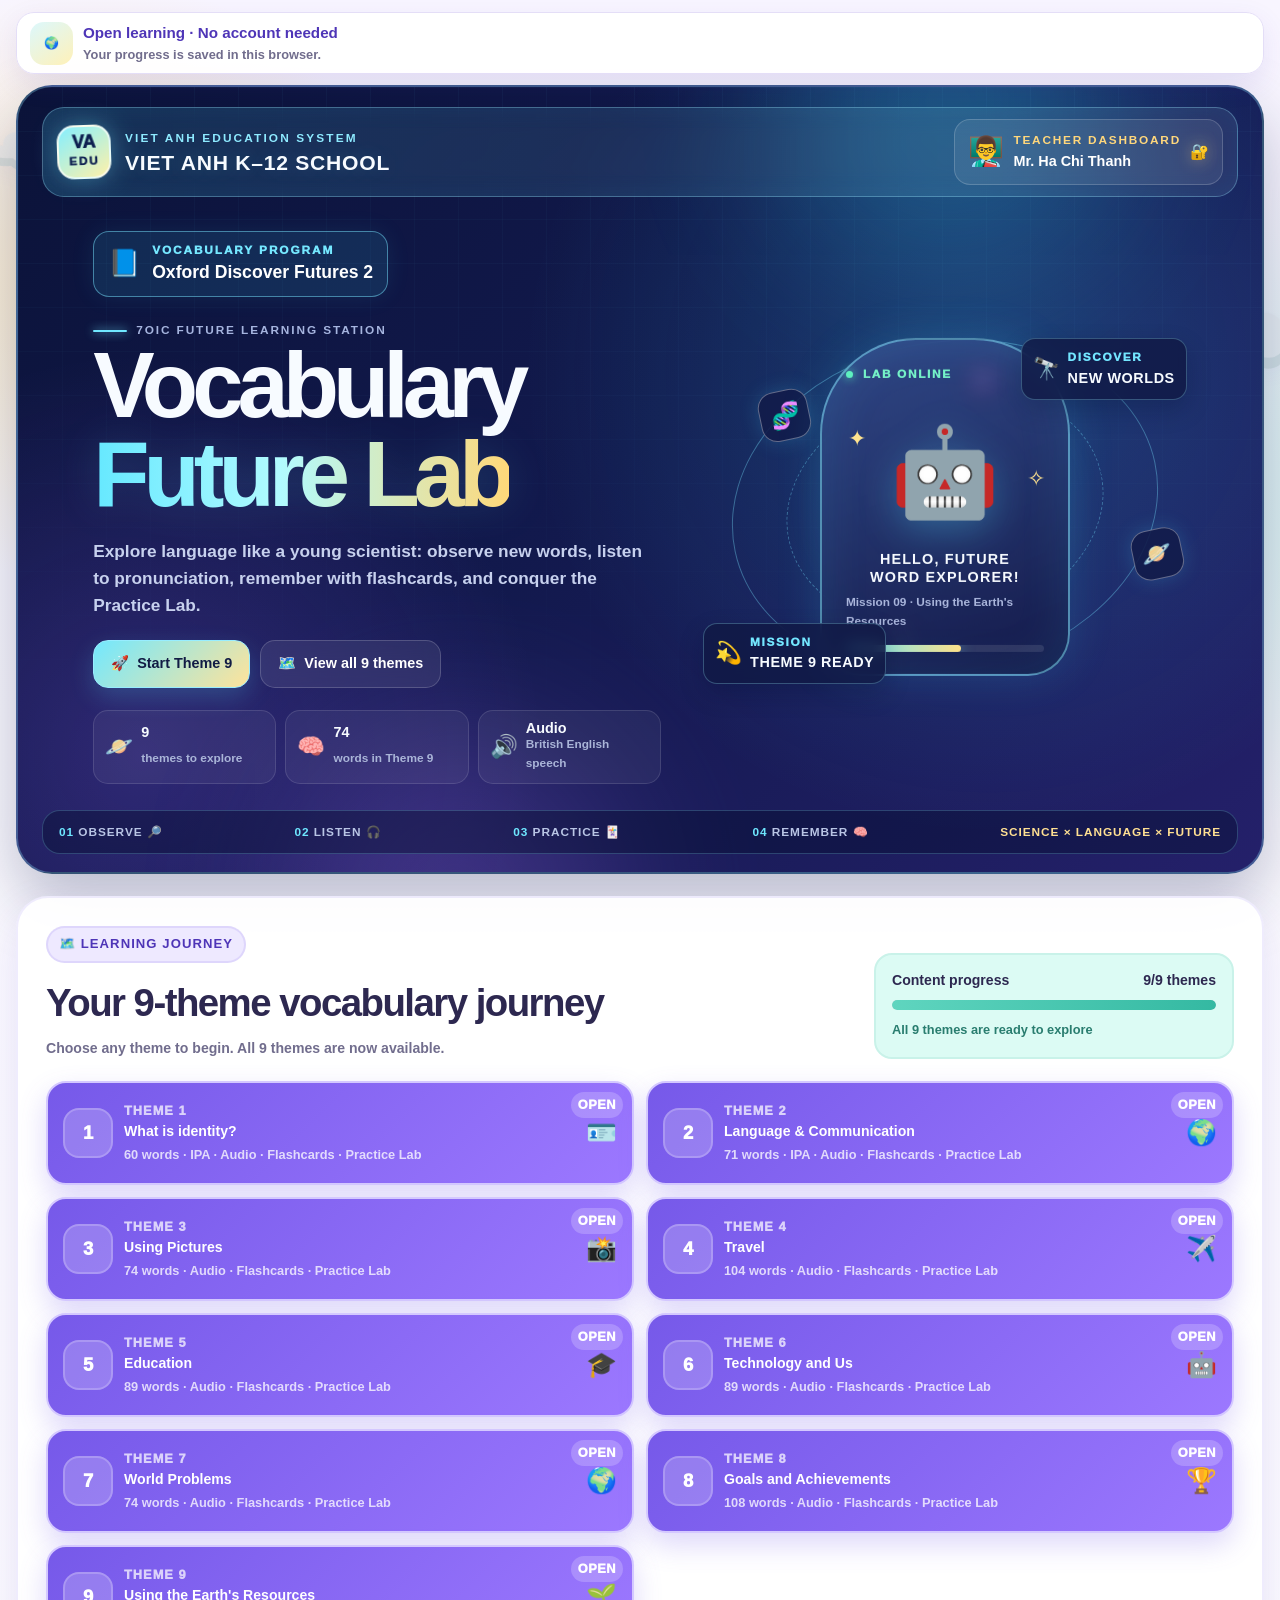
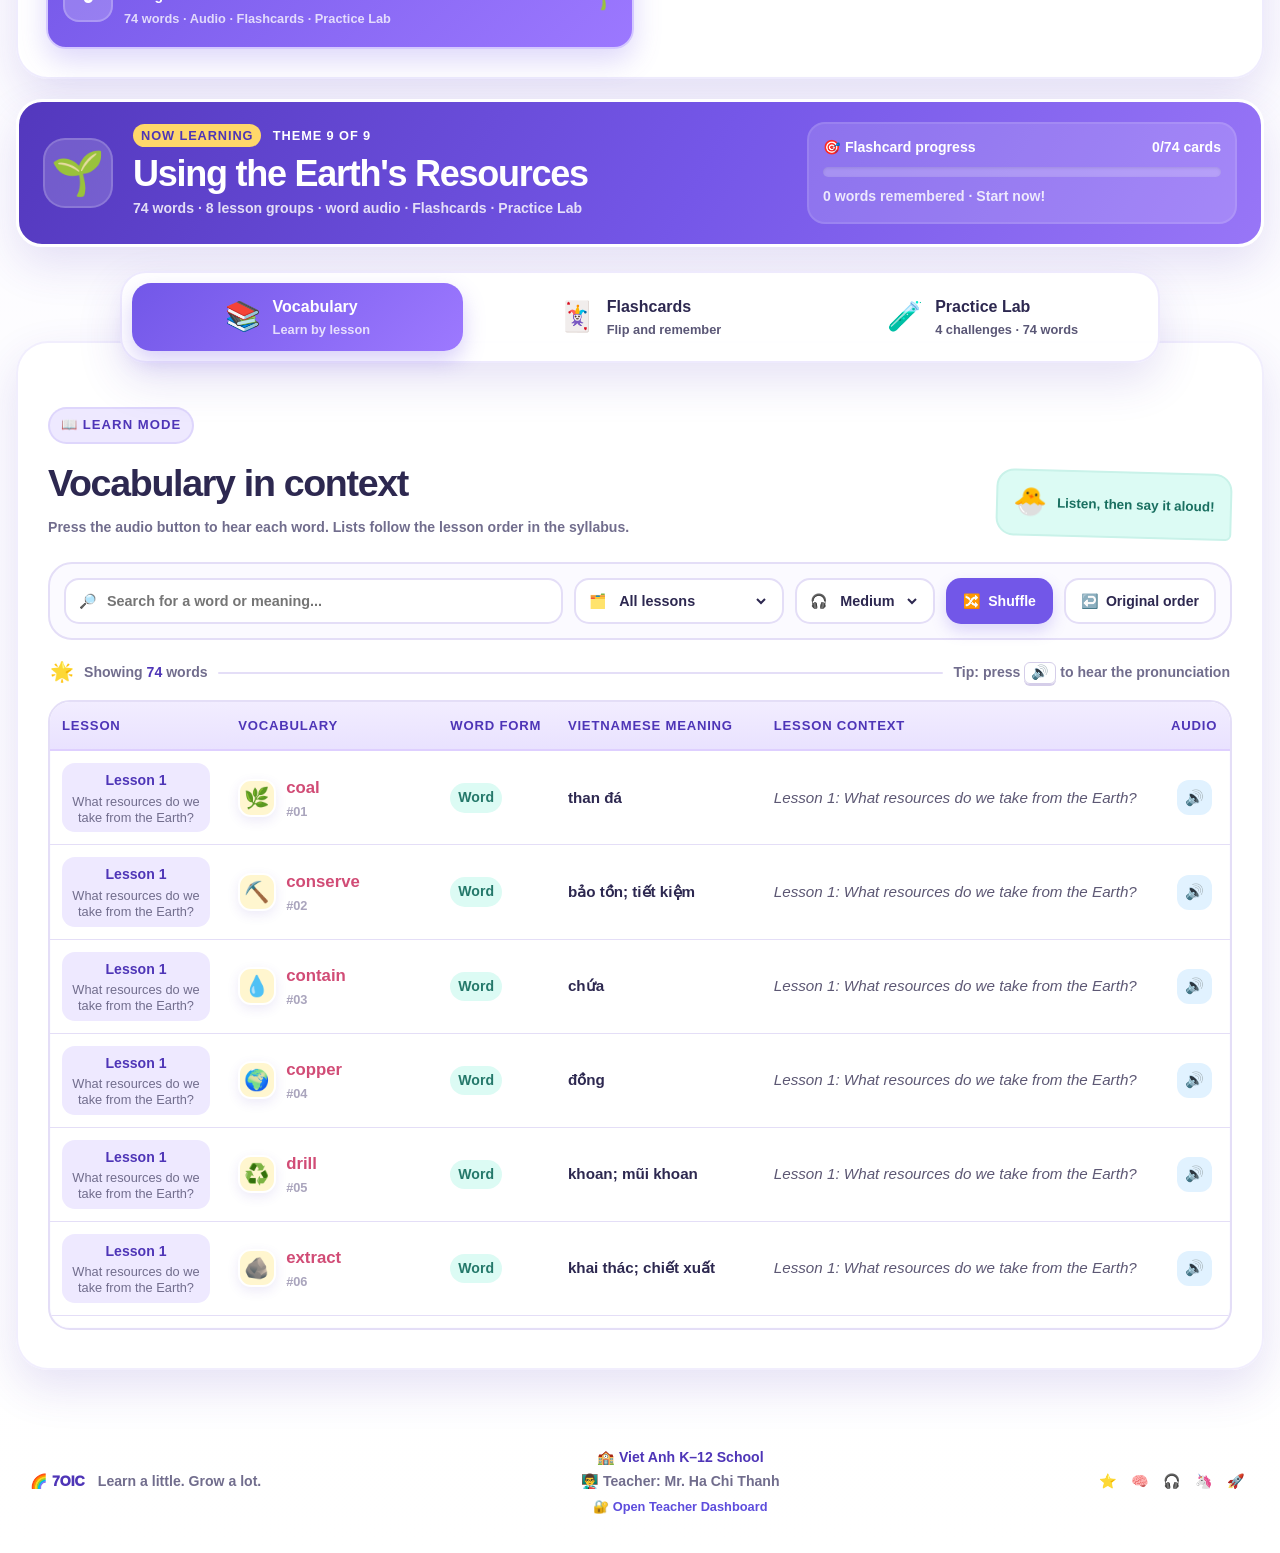
<file: theme9.html>
<!doctype html>
<html lang="en">
<head>
  <meta charset="utf-8">
  <meta name="viewport" content="width=device-width, initial-scale=1">
  <meta name="theme-color" content="#7c5cff">
  <meta name="description" content="Theme 9 Using the Earth's Resources in the 7OIC Vocabulary Hub, with Vietnamese meanings, word audio, flashcards, and interactive practice.">
  <title>Theme 9: Using the Earth's Resources | 7OIC Vocabulary Hub</title>
  <link rel="icon" href="data:image/svg+xml,%3Csvg xmlns='http://www.w3.org/2000/svg' viewBox='0 0 100 100'%3E%3Ctext y='.9em' font-size='90'%3E🦄%3C/text%3E%3C/svg%3E">
  <link rel="stylesheet" href="styles.css">
</head>
<body>
  <div id="learningApp">
  <a class="skip-link" href="#mainContent">Skip to main content</a>

  <div class="student-account-bar public-learning-bar" role="note">
    <div><span aria-hidden="true">🌍</span><p><strong>Open learning · No account needed</strong><small>Your progress is saved in this browser.</small></p></div>
  </div>

  <div class="sky-decor" aria-hidden="true">
    <span class="cloud cloud-one">☁️</span>
    <span class="cloud cloud-two">☁️</span>
    <span class="star star-one">⭐</span>
    <span class="star star-two">✨</span>
    <span class="star star-three">🌟</span>
    <span class="bubble bubble-one"></span>
    <span class="bubble bubble-two"></span>
  </div>

  <header class="future-hero">
    <div class="future-hero__grid" aria-hidden="true"></div>
    <div class="future-hero__glow future-hero__glow--cyan" aria-hidden="true"></div>
    <div class="future-hero__glow future-hero__glow--violet" aria-hidden="true"></div>

    <div class="future-hero__inner">
      <div class="school-ribbon">
        <div class="school-ribbon__mark" aria-hidden="true"><span>VA</span><small>EDU</small></div>
        <div class="school-ribbon__name">
          <span>VIET ANH EDUCATION SYSTEM</span>
          <strong>VIET ANH K–12 SCHOOL</strong>
        </div>
        <a class="school-ribbon__teacher" href="teacher.html" aria-label="Open Teacher Dashboard">
          <span aria-hidden="true">👨‍🏫</span>
          <div><small>TEACHER DASHBOARD</small><strong>Mr. Ha Chi Thanh</strong></div>
          <span class="teacher-dashboard-lock" aria-hidden="true">🔐</span>
        </a>
      </div>

      <div class="future-hero__body">
        <div class="future-hero__content">
          <div class="program-label"><span aria-hidden="true">📘</span><div><small>VOCABULARY PROGRAM</small><strong>Oxford Discover Futures 2</strong></div></div>
          <p class="future-hero__eyebrow"><span></span> 7OIC FUTURE LEARNING STATION</p>
          <h1>Vocabulary<br><span>Future Lab</span></h1>
          <p class="future-hero__lead">Explore language like a young scientist: observe new words, listen to pronunciation, remember with flashcards, and conquer the Practice Lab.</p>

          <div class="future-hero__actions">
            <a class="future-button future-button--primary" href="#theme9"><span>🚀</span> Start Theme 9</a>
            <a class="future-button future-button--glass" href="#journeyHeading"><span>🗺️</span> View all 9 themes</a>
          </div>

          <div class="future-stats" aria-label="Program highlights">
            <div><span aria-hidden="true">🪐</span><strong>9</strong><small>themes to explore</small></div>
            <div><span aria-hidden="true">🧠</span><strong>74</strong><small>words in Theme 9</small></div>
            <div><span aria-hidden="true">🔊</span><strong>Audio</strong><small>British English speech</small></div>
          </div>
        </div>

        <div class="science-scene" aria-label="Future science laboratory illustration">
          <div class="science-scene__orbit science-scene__orbit--outer" aria-hidden="true">
            <span class="orbit-icon orbit-icon--dna">🧬</span>
            <span class="orbit-icon orbit-icon--planet">🪐</span>
          </div>
          <div class="science-scene__orbit science-scene__orbit--inner" aria-hidden="true">
            <span class="orbit-icon orbit-icon--atom">⚛️</span>
            <span class="orbit-icon orbit-icon--lab">🔬</span>
          </div>
          <div class="science-capsule">
            <span class="science-capsule__status"><i></i> LAB ONLINE</span>
            <span class="science-capsule__spark science-capsule__spark--one" aria-hidden="true">✦</span>
            <span class="science-capsule__spark science-capsule__spark--two" aria-hidden="true">✧</span>
            <div class="science-capsule__robot" aria-hidden="true">🤖</div>
            <strong>HELLO, FUTURE<br>WORD EXPLORER!</strong>
            <small>Mission 09 · Using the Earth's Resources</small>
            <div class="science-capsule__meter"><span></span></div>
          </div>
          <div class="science-data science-data--top"><span>🔭</span><div><small>DISCOVER</small><strong>NEW WORLDS</strong></div></div>
          <div class="science-data science-data--bottom"><span>💫</span><div><small>MISSION</small><strong>THEME 9 READY</strong></div></div>
        </div>
      </div>

      <div class="future-ticker" aria-label="Learning skills">
        <span><i>01</i> OBSERVE 🔎</span>
        <span><i>02</i> LISTEN 🎧</span>
        <span><i>03</i> PRACTICE 🃏</span>
        <span><i>04</i> REMEMBER 🧠</span>
        <strong>SCIENCE × LANGUAGE × FUTURE</strong>
      </div>
    </div>
  </header>

  <main id="mainContent" class="app-shell">
    <section class="journey-panel" aria-labelledby="journeyHeading">
      <div class="journey-heading">
        <div>
          <span class="section-kicker">🗺️ LEARNING JOURNEY</span>
          <h2 id="journeyHeading">Your 9-theme vocabulary journey</h2>
          <p>Choose any theme to begin. All 9 themes are now available.</p>
        </div>
        <div class="release-progress" aria-label="Content release progress: 9 of 9 themes">
          <div class="release-progress__top">
            <span>Content progress</span>
            <strong>9/9 themes</strong>
          </div>
          <div class="release-progress__track"><span style="width: 100%"></span></div>
          <small>All 9 themes are ready to explore</small>
        </div>
      </div>
      <div id="themeGrid" class="theme-grid" aria-label="List of 9 themes"></div>
    </section>

    <section id="theme9" class="current-theme-banner" aria-labelledby="currentThemeHeading">
      <div class="current-theme-banner__icon" aria-hidden="true">🌱</div>
      <div class="current-theme-banner__copy">
        <div class="current-theme-banner__eyebrow"><span>NOW LEARNING</span> Theme 9 of 9</div>
        <h2 id="currentThemeHeading">Using the Earth's Resources</h2>
        <p>74 words · 8 lesson groups · word audio · Flashcards · Practice Lab</p>
      </div>
      <div class="theme-study-progress" aria-label="Theme 9 flashcard progress">
        <div class="theme-study-progress__top">
          <span>🎯 Flashcard progress</span>
          <strong id="hubProgressLabel">0/74 cards</strong>
        </div>
        <div id="hubProgressTrack" class="study-progress-track" role="progressbar" aria-label="Flashcards practised" aria-valuemin="0" aria-valuemax="74" aria-valuenow="0">
          <span id="hubProgressBar"></span>
        </div>
        <small id="hubMasteryLabel">0 words mastered · Start your mission!</small>
      </div>
    </section>

    <nav class="tab-bar" aria-label="Learning modes">
      <button class="tab-button is-active" type="button" data-tab="learn" aria-selected="true">
        <span class="tab-icon">📚</span>
        <span><strong>Vocabulary</strong><small>Learn by lesson</small></span>
      </button>
      <button class="tab-button" type="button" data-tab="flashcards" aria-selected="false">
        <span class="tab-icon">🃏</span>
        <span><strong>Flashcards</strong><small>Flip and remember</small></span>
      </button>
      <button class="tab-button" type="button" data-tab="practice" aria-selected="false">
        <span class="tab-icon">🧪</span>
        <span><strong>Practice Lab</strong><small>4 challenges · 74 words</small></span>
      </button>
    </nav>

    <section id="learnPanel" class="tab-panel is-active" data-panel="learn" aria-labelledby="learnHeading">
      <div class="section-heading">
        <div>
          <span class="section-kicker">📖 LEARN MODE</span>
          <h2 id="learnHeading">Vocabulary in context</h2>
          <p>Press the audio button to hear each word. Lists follow the lesson order in the syllabus.</p>
        </div>
        <div class="pet-tip" aria-hidden="true"><span>🐣</span> Listen, then say it aloud!</div>
      </div>

      <div class="toolbar" role="search">
        <label class="control search-control">
          <span>🔎</span>
          <span class="sr-only">Search vocabulary</span>
          <input id="searchInput" type="search" placeholder="Search for a word or meaning..." autocomplete="off">
        </label>

        <label class="control select-control">
          <span>🗂️</span>
          <span class="sr-only">Filter by lesson</span>
          <select id="lessonFilter" aria-label="Filter by lesson">
            <option value="all">All lessons</option>
          </select>
        </label>

        <label class="control select-control speed-control">
          <span>🎧</span>
          <span class="sr-only">Pronunciation speed</span>
          <select id="speechRate" aria-label="Pronunciation speed">
            <option value="0.72">Slow</option>
            <option value="0.88" selected>Medium</option>
            <option value="1">Natural</option>
          </select>
        </label>

        <button id="shuffleTableButton" class="action-button action-button--purple" type="button">
          <span>🔀</span> Shuffle
        </button>
        <button id="resetTableButton" class="action-button action-button--ghost" type="button">
          <span>↩️</span> Original order
        </button>
      </div>

      <div class="result-banner" aria-live="polite">
        <span class="result-banner__icon">🌟</span>
        <span>Showing <strong id="resultCount">74</strong> words</span>
        <span class="result-banner__line"></span>
        <span class="result-banner__hint">Tip: press <kbd>🔊</kbd> to hear the pronunciation</span>
      </div>

      <div class="table-wrap">
        <table class="vocab-table">
          <caption class="sr-only">Theme 9 vocabulary table with 74 words: Using the Earth's Resources</caption>
          <thead>
            <tr>
              <th scope="col">Lesson</th>
              <th scope="col">Vocabulary</th>
              <th scope="col">Word form</th>
              <th scope="col">Vietnamese Meaning</th>
              <th scope="col">Lesson context</th>
              <th scope="col">Audio</th>
            </tr>
          </thead>
          <tbody id="vocabTableBody"></tbody>
        </table>
      </div>

      <div id="vocabMobileList" class="vocab-mobile-list" aria-label="Vocabulary list"></div>
      <div id="emptyState" class="empty-state" hidden>
        <span>🔭</span>
        <h3>No matching words found</h3>
        <p>Try another keyword or choose “All lessons”.</p>
      </div>
    </section>

    <section id="flashcardsPanel" class="tab-panel" data-panel="flashcards" aria-labelledby="flashcardsHeading" hidden>
      <div class="section-heading flash-heading">
        <div>
          <span class="section-kicker">🃏 PRACTICE MODE</span>
          <h2 id="flashcardsHeading">Memory-building flashcards</h2>
          <p>Front: English word · Back: Vietnamese meaning and lesson context.</p>
        </div>
        <div class="pet-tip pet-tip--pink" aria-hidden="true"><span>🐼</span> Flip a card and test yourself!</div>
      </div>

      <div class="flash-toolbar">
        <label class="control select-control">
          <span>🗂️</span>
          <span class="sr-only">Choose flashcards by lesson</span>
          <select id="deckLessonFilter" aria-label="Choose flashcards by lesson">
            <option value="all">All 74 words</option>
          </select>
        </label>
        <button id="shuffleDeckButton" class="action-button action-button--purple" type="button"><span>🔀</span> Shuffle cards</button>
        <button id="resetProgressButton" class="action-button action-button--ghost" type="button"><span>🧹</span> Reset progress</button>
      </div>

      <div class="flash-layout">
        <aside class="progress-card" aria-label="Learning progress">
          <div class="progress-mascot" aria-hidden="true">🐻</div>
          <h3>Your progress</h3>
          <div class="progress-ring" id="progressRing" style="--progress: 0deg">
            <span id="progressPercent">0%</span>
          </div>
          <div class="progress-list">
            <div><span class="dot dot--green"></span><span>Mastered</span><strong id="knownCount">0</strong></div>
            <div><span class="dot dot--orange"></span><span>Review</span><strong id="reviewCount">0</strong></div>
            <div><span class="dot dot--purple"></span><span>New</span><strong id="newCount">74</strong></div>
          </div>
          <div class="deck-progress-block">
            <div><span>Practised</span><strong id="deckProgressLabel">0/74</strong></div>
            <div id="deckProgressTrack" class="study-progress-track study-progress-track--compact" role="progressbar" aria-label="Flashcard deck progress" aria-valuemin="0" aria-valuemax="74" aria-valuenow="0">
              <span id="deckProgressBar"></span>
            </div>
          </div>
          <p class="keyboard-tip">⌨️ <strong>Shortcuts:</strong> ← → move · Space flip · A listen</p>
        </aside>

        <div class="deck-stage">
          <div class="deck-counter" aria-live="polite">
            <span>Card <strong id="cardPosition">1</strong>/<strong id="deckTotal">74</strong></span>
            <span id="cardLessonBadge" class="lesson-mini-badge">Lesson 1</span>
          </div>

          <button id="flashcard" class="flashcard" type="button" aria-label="Flip card" aria-pressed="false">
            <span class="card-shadow card-shadow--one" aria-hidden="true"></span>
            <span class="card-shadow card-shadow--two" aria-hidden="true"></span>
            <span class="flashcard__inner">
              <span class="flashcard__face flashcard__front">
                <span class="card-corner">7OIC</span>
                <span id="cardIcon" class="card-icon" aria-hidden="true">🗣️</span>
                <span class="card-label">VOCABULARY</span>
                <strong id="cardWord" class="card-word">bilingual</strong>
                <span id="cardIpa" class="card-ipa">/baɪˈlɪŋɡwəl/</span>
                <span id="cardPos" class="pos-badge">Adj / N</span>
                <span class="flip-hint">🔄 Tap to see the meaning</span>
              </span>
              <span class="flashcard__face flashcard__back">
                <span class="card-corner">MEANING</span>
                <span id="cardBackIcon" class="card-icon" aria-hidden="true">🗣️</span>
                <span class="card-label">VIETNAMESE MEANING</span>
                <strong id="cardMeaning" class="card-meaning">Song ngữ; người sử dụng hai ngôn ngữ</strong>
                <span id="cardBackLesson" class="back-lesson">Lesson 1 · How do we use language?</span>
                <span class="flip-hint">🔄 Tap to see the word</span>
              </span>
            </span>
          </button>

          <div class="audio-practice-row">
            <button id="cardAudioButton" class="round-action round-action--audio" type="button"><span>🔊</span><small>Listen</small></button>
            <button id="cardSlowAudioButton" class="round-action round-action--slow" type="button"><span>🐢</span><small>Slow audio</small></button>
          </div>

          <div class="card-navigation">
            <button id="previousCardButton" class="nav-arrow" type="button" aria-label="Previous card">←</button>
            <button id="reviewButton" class="memory-button memory-button--review" type="button"><span>🔁</span> Review again</button>
            <button id="knownButton" class="memory-button memory-button--known" type="button"><span>✅</span> I know it</button>
            <button id="nextCardButton" class="nav-arrow" type="button" aria-label="Next card">→</button>
          </div>
        </div>
      </div>
    </section>

    <section id="practicePanel" class="tab-panel practice-panel" data-panel="practice" aria-labelledby="practiceHeading" hidden>
      <div class="section-heading practice-heading">
        <div>
          <span class="section-kicker">🧪 VOCABULARY PRACTICE LAB</span>
          <h2 id="practiceHeading">4 challenges · Full 74-word coverage</h2>
          <p>Each challenge practises a different word group. Complete all four to cover every word in Theme 9.</p>
        </div>
        <div class="pet-tip practice-pet-tip" aria-hidden="true"><span>🤖</span> 20 + 20 + 19 + 15 = 74!</div>
      </div>

      <div class="practice-coverage-card">
        <div class="practice-coverage-copy">
          <span>🚀 THEME 9 MISSION COVERAGE</span>
          <strong id="practiceOverallLabel">0/74 words practised</strong>
          <small>The four challenges use four different word groups, so you do not repeat all 74 words in every activity.</small>
        </div>
        <div class="practice-overall-track" role="progressbar" aria-label="Practice Lab progress" aria-valuemin="0" aria-valuemax="74" aria-valuenow="0"><span id="practiceOverallBar"></span></div>
        <div class="practice-coverage-grid">
          <div><span>🧩</span><small>Matching · words 01–20</small><strong id="matchingCoverage">0/20</strong></div>
          <div><span>🎧</span><small>Listen & spell · words 21–40</small><strong id="spellingCoverage">0/20</strong></div>
          <div><span>💬</span><small>In context · words 41–59</small><strong id="situationCoverage">0/19</strong></div>
          <div><span>⚡</span><small>Speed Quiz · words 60–74</small><strong id="speedCoverage">0/15</strong></div>
        </div>
      </div>

      <nav class="practice-mode-tabs" aria-label="Choose a practice activity">
        <button class="practice-mode-button is-active" type="button" data-practice-mode="matching"><span>🧩</span><strong>Matching</strong><small>4 sets · up to 5 words</small></button>
        <button class="practice-mode-button" type="button" data-practice-mode="spelling"><span>🎧</span><strong>Listen & spell</strong><small>20 words · unlimited audio</small></button>
        <button class="practice-mode-button" type="button" data-practice-mode="situation"><span>💬</span><strong>In context</strong><small>19 precise questions</small></button>
        <button class="practice-mode-button" type="button" data-practice-mode="speed"><span>⚡</span><strong>Speed Quiz</strong><small>15 questions · 90 seconds</small></button>
      </nav>

      <section class="practice-mode-panel is-active" data-practice-mode-panel="matching" aria-labelledby="matchingHeading">
        <div class="practice-task-heading">
          <div><span class="practice-task-icon">🧩</span><div><small>CLICK TO MATCH</small><h3 id="matchingHeading">Match each word with its Vietnamese meaning</h3><p>Select a vocabulary card on the left, then choose its matching Vietnamese meaning on the right.</p></div></div>
          <div class="practice-task-controls"><label>Word set<select id="matchingRoundSelect" aria-label="Choose a matching set"></select></label><button id="shuffleMatchingButton" type="button">🔀 Shuffle</button></div>
        </div>
        <div class="matching-round-progress"><span>Current set progress</span><strong id="matchingRoundProgress">0/5</strong></div>
        <div class="matching-board">
          <div><h4>VOCABULARY CARDS</h4><div id="matchingWordBank" class="matching-word-bank" aria-label="Choose an English word"></div></div>
          <div><h4>VIETNAMESE MEANINGS</h4><div id="matchingMeaningBank" class="matching-meaning-bank" aria-label="Vietnamese meanings"></div></div>
        </div>
        <p id="matchingFeedback" class="practice-feedback" role="status" aria-live="polite">Choose a vocabulary card to begin.</p>
      </section>

      <section class="practice-mode-panel" data-practice-mode-panel="spelling" aria-labelledby="spellingHeading" hidden>
        <div class="practice-task-heading">
          <div><span class="practice-task-icon practice-task-icon--blue">🎧</span><div><small>LISTEN & SPELL</small><h3 id="spellingHeading">Listen and type the word</h3><p>Replay the audio as many times as you need. Hyphens and spaces are accepted.</p></div></div>
          <button id="shuffleSpellingButton" class="practice-utility-button" type="button">🔀 Shuffle 20 words</button>
        </div>
        <div class="single-question-progress"><span id="spellingPosition">Word 1/20</span><div><i id="spellingProgressBar"></i></div><strong id="spellingScore">0 correct</strong></div>
        <div class="spelling-stage">
          <div id="spellingIcon" class="spelling-robot" aria-hidden="true">🤖</div>
          <span id="spellingLesson" class="practice-lesson-chip">Lesson 1</span>
          <h3>Which word do you hear?</h3>
          <div class="spelling-audio-actions">
            <button id="spellingAudioButton" type="button"><span>🔊</span><strong>Play word</strong><small>Unlimited replays</small></button>
            <button id="spellingLettersAudioButton" type="button"><span>🔤</span><strong>Hear spelling</strong><small>A–B–C · unlimited</small></button>
          </div>
          <form id="spellingForm" class="spelling-form">
            <label for="spellingInput" class="sr-only">Type the word you hear</label>
            <input id="spellingInput" type="text" autocomplete="off" spellcheck="false" placeholder="Type a word or phrase..." required>
            <button id="checkSpellingButton" type="submit">Check ✓</button>
          </form>
          <p id="spellingFeedback" class="practice-feedback" role="status" aria-live="polite">Press play, listen carefully, and type your answer.</p>
          <div class="practice-question-navigation"><button id="previousSpellingButton" type="button">← Previous word</button><button id="nextSpellingButton" type="button">Next word →</button></div>
        </div>
      </section>

      <section class="practice-mode-panel" data-practice-mode-panel="situation" aria-labelledby="situationHeading" hidden>
        <div class="practice-task-heading">
          <div><span class="practice-task-icon practice-task-icon--pink">💬</span><div><small>USE IN CONTEXT</small><h3 id="situationHeading">Choose the best word for each situation</h3><p>19 precise questions for words 41–59. Each prompt uses the lesson topic and Vietnamese meaning.</p></div></div>
          <button id="shuffleSituationButton" class="practice-utility-button" type="button">🔀 Shuffle questions</button>
        </div>
        <div class="single-question-progress"><span id="situationPosition">Question 1/19</span><div><i id="situationProgressBar"></i></div><strong id="situationScore">0 correct</strong></div>
        <article class="situation-card">
          <div class="situation-card__top"><span id="situationIcon">🤝</span><span id="situationLesson" class="practice-lesson-chip">Lesson 7</span></div>
          <span class="situation-label">CHOOSE THE BEST WORD</span>
          <h3 id="situationPrompt">The customer service assistant answered in a polite and professional ____.</h3>
          <div id="situationOptions" class="situation-options"></div>
          <p id="situationFeedback" class="practice-feedback" role="status" aria-live="polite">Read the situation and choose the best answer.</p>
          <button id="nextSituationButton" class="practice-next-button" type="button">Next question →</button>
        </article>
      </section>

      <section class="practice-mode-panel" data-practice-mode-panel="speed" aria-labelledby="speedHeading" hidden>
        <div class="practice-task-heading">
          <div><span class="practice-task-icon practice-task-icon--yellow">⚡</span><div><small>90-SECOND CHALLENGE</small><h3 id="speedHeading">Speed Quiz</h3><p>Answer 15 questions on words 60–74 in 90 seconds to complete the final part of the Practice Lab.</p></div></div>
        </div>
        <div id="speedSetup" class="speed-setup">
          <div class="speed-mission-grid speed-mission-grid--single">
            <button type="button" class="speed-mission-card is-selected" data-speed-mission="0"><span>🚀</span><small>SPEED MISSION</small><strong>15 questions · Words 60–74</strong><em id="speedMissionScore1">Not attempted</em></button>
          </div>
          <div class="speed-rules"><span>⏱️ 90 seconds</span><span>❓ 15 questions</span><span>🏆 +1 point each</span><span>🔀 Shuffled questions</span></div>
          <button id="startSpeedButton" class="start-speed-button" type="button">⚡ Start Speed Quiz</button>
        </div>
        <div id="speedGame" class="speed-game" hidden>
          <div class="speed-hud"><div><small>TIME LEFT</small><strong id="speedTimer">90</strong></div><div><small>QUESTION</small><strong id="speedQuestionCount">1/15</strong></div><div><small>SCORE</small><strong id="speedLiveScore">0</strong></div></div>
          <div class="speed-progress-track"><span id="speedProgressBar"></span></div>
          <article class="speed-question-card">
            <span id="speedQuestionType" class="speed-question-type">MEANING CHALLENGE</span>
            <button id="speedAudioButton" class="speed-audio-button" type="button" hidden>🔊 Play again</button>
            <h3 id="speedPrompt">Choose the correct answer.</h3>
            <div id="speedOptions" class="speed-options"></div>
          </article>
        </div>
        <div id="speedResult" class="speed-result" hidden>
          <span class="speed-result-planet" aria-hidden="true">🏆</span>
          <small>SPEED QUIZ COMPLETE</small>
          <h3 id="speedResultTitle">Great work!</h3>
          <strong id="speedResultScore">0/15</strong>
          <p id="speedResultMessage">You completed the challenge.</p>
          <div><button id="retrySpeedButton" type="button">↻ Try Speed Quiz again</button><button id="nextSpeedMissionButton" type="button" hidden>Next mission →</button></div>
        </div>
      </section>
    </section>
  </main>

  <footer class="site-footer">
    <div class="footer-brand"><span class="footer-logo">🌈 7OIC</span><strong>Learn a little. Grow a lot.</strong></div>
    <div class="footer-institution">
      <strong>🏫 Viet Anh K–12 School</strong>
      <span>👨‍🏫 Teacher: Mr. Ha Chi Thanh</span>
      <a class="footer-dashboard-link" href="teacher.html">🔐 Open Teacher Dashboard</a>
    </div>
    <div class="footer-icons" aria-hidden="true">⭐ 🧠 🎧 🦄 🚀</div>
  </footer>

  <div id="toast" class="toast" role="status" aria-live="polite"></div>
  <div id="confetti" class="confetti-layer" aria-hidden="true"></div>
  </div>

  <script src="theme9-data.js"></script>
  <script src="theme-app.js?v=all-themes-1" defer></script>
</body>
</html>
</file>
<file: styles.css>
:root {
  --purple: #7257e8;
  --purple-dark: #4e35b7;
  --purple-soft: #eee9ff;
  --pink: #ff7daa;
  --pink-soft: #ffe7f0;
  --yellow: #ffd76a;
  --yellow-soft: #fff6cf;
  --mint: #5fd5bf;
  --mint-soft: #dcfbf4;
  --blue: #65b9ff;
  --blue-soft: #e1f2ff;
  --orange: #ff9d5c;
  --ink: #2d2850;
  --muted: #716d8d;
  --white: #fff;
  --line: #e4def7;
  --shadow: 0 18px 45px rgba(78, 53, 183, 0.14);
  --shadow-small: 0 8px 22px rgba(78, 53, 183, 0.11);
  --radius-xl: 32px;
  --radius-lg: 24px;
  --radius-md: 18px;
}

* {
  box-sizing: border-box;
}

[hidden] { display: none !important; }

.student-auth-gate {
  position: relative;
  z-index: 200;
  display: grid;
  min-height: 100vh;
  place-items: center;
  overflow: hidden;
  padding: 34px 22px;
  color: #f7fbff;
  background:
    radial-gradient(circle at 18% 22%, rgba(76, 221, 255, .25), transparent 25rem),
    radial-gradient(circle at 84% 80%, rgba(148, 99, 255, .3), transparent 28rem),
    linear-gradient(135deg, #091238, #151b56 55%, #2b2375);
}
.student-auth-gate::before { content: ""; position: absolute; inset: 0; opacity: .22; background-image: linear-gradient(rgba(112,227,255,.22) 1px,transparent 1px),linear-gradient(90deg,rgba(112,227,255,.22) 1px,transparent 1px); background-size: 46px 46px; mask-image: linear-gradient(#000,transparent 92%); }
.student-login-stars span { position: absolute; z-index: 1; filter: drop-shadow(0 0 12px rgba(116,230,255,.45)); animation: studentStarFloat 4s ease-in-out infinite; }
.student-login-stars span:nth-child(1) { top: 12%; left: 8%; color: #ffe08a; font-size: 2rem; }
.student-login-stars span:nth-child(2) { top: 18%; right: 8%; font-size: 3.2rem; animation-delay: -1s; }
.student-login-stars span:nth-child(3) { bottom: 12%; right: 14%; color: #78eaff; font-size: 2.2rem; animation-delay: -2s; }
.student-login-stars span:nth-child(4) { bottom: 14%; left: 10%; font-size: 2.5rem; animation-delay: -3s; }
.student-login-shell { position: relative; z-index: 2; display: grid; grid-template-columns: minmax(300px,460px) minmax(360px,470px); align-items: center; gap: clamp(35px,7vw,90px); width: min(100%,1040px); }
.student-login-art { position: relative; display: grid; min-height: 520px; place-items: center; text-align: center; }
.student-login-art::before,.student-login-art::after { content: ""; position: absolute; top: 46%; left: 50%; border: 1px solid rgba(105,229,255,.42); border-radius: 50%; transform: translate(-50%,-50%) rotate(-12deg); }
.student-login-art::before { width: 390px; height: 390px; box-shadow: inset 0 0 60px rgba(80,218,255,.08),0 0 45px rgba(80,218,255,.1); }
.student-login-art::after { width: 290px; height: 220px; border-style: dashed; transform: translate(-50%,-50%) rotate(25deg); }
.student-login-astronaut { position: relative; z-index: 2; display: grid; width: 225px; height: 290px; place-items: center; border: 3px solid rgba(255,255,255,.7); border-radius: 105px 105px 46px 46px; background: linear-gradient(160deg,rgba(104,229,255,.28),rgba(139,104,255,.27)); box-shadow: inset 0 0 45px rgba(103,229,255,.15),0 25px 55px rgba(3,10,39,.28); font-size: 7rem; animation: studentAstronautFloat 4s ease-in-out infinite; backdrop-filter: blur(12px); }
.student-login-art > strong { position: absolute; z-index: 3; bottom: 8px; color: #eafcff; font-size: 1.05rem; letter-spacing: .13em; line-height: 1.35; text-shadow: 0 0 18px rgba(92,227,255,.3); }
.student-login-orbit { position: absolute; z-index: 4; display: grid; width: 58px; height: 58px; place-items: center; border: 1px solid rgba(255,255,255,.35); border-radius: 18px; background: rgba(15,25,73,.88); box-shadow: 0 12px 30px rgba(2,8,35,.28); font-size: 1.8rem; }
.student-login-orbit--one { top: 73px; right: 35px; transform: rotate(5deg); }
.student-login-orbit--two { bottom: 90px; left: 30px; transform: rotate(-6deg); }
.student-login-card { padding: 32px; border: 1px solid rgba(143,232,255,.28); border-radius: 30px; color: #2d2850; background: rgba(255,255,255,.97); box-shadow: 0 28px 70px rgba(3,10,42,.35); }
.student-login-badge { display: inline-flex; align-items: center; gap: 7px; padding: 6px 10px; border-radius: 999px; color: #237764; background: #dcfaf3; font-size: .57rem; font-weight: 950; letter-spacing: .1em; }
.student-login-badge i { width: 7px; height: 7px; border-radius: 50%; background: #55d5b8; box-shadow: 0 0 10px #55d5b8; }
.student-login-icon { display: grid; width: 62px; height: 62px; margin: 22px 0 12px; place-items: center; border-radius: 19px; background: linear-gradient(145deg,#eee9ff,#dcf8fd); font-size: 2rem; }
.student-login-kicker { margin: 0; color: #7257e8; font-size: .63rem; font-weight: 950; letter-spacing: .14em; }
.student-login-card h1 { margin: 5px 0 8px; font-size: clamp(2rem,4vw,2.8rem); line-height: 1; letter-spacing: -.05em; }
.student-login-card > p:not(.student-login-kicker):not(.student-login-message):not(.student-login-help) { margin: 0; color: #716d8d; font-size: .86rem; font-weight: 650; }
.student-login-form { display: grid; gap: 9px; margin-top: 22px; }
.student-login-form > label { margin-top: 3px; font-size: .72rem; font-weight: 900; }
.student-login-field { display: grid; grid-template-columns: auto minmax(0,1fr) auto; align-items: center; gap: 8px; min-height: 52px; padding: 0 12px; border: 2px solid #e4def7; border-radius: 15px; background: #fff; }
.student-login-field:focus-within { border-color: #7257e8; box-shadow: 0 0 0 4px rgba(114,87,232,.1); }
.student-login-field input { min-width: 0; border: 0; outline: 0; color: #2d2850; font-size: .86rem; font-weight: 750; }
.student-login-field button { width: 34px; height: 34px; border: 0; border-radius: 10px; background: #eee9ff; cursor: pointer; }
.student-login-button { min-height: 52px; margin-top: 6px; border: 0; border-radius: 15px; color: #fff; background: linear-gradient(135deg,#7257e8,#9d79ff); box-shadow: 0 10px 25px rgba(114,87,232,.3); cursor: pointer; font-size: .84rem; font-weight: 950; }
.student-login-button:disabled { opacity: .65; cursor: wait; }
.student-login-message { min-height: 21px; margin: 9px 0 0; color: #c53e67; font-size: .75rem; font-weight: 800; }
.student-login-help { margin: 3px 0 0; padding: 9px 11px; border-radius: 12px; color: #68637e; background: #f7f5fc; font-size: .66rem; font-weight: 750; text-align: center; }
.student-account-bar { position: relative; z-index: 10; display: flex; align-items: center; justify-content: space-between; gap: 15px; width: min(1480px,calc(100% - 32px)); min-height: 62px; margin: 12px auto -7px; padding: 8px 13px; border: 1px solid #e4def7; border-radius: 18px; background: rgba(255,255,255,.94); box-shadow: 0 10px 28px rgba(78,53,183,.1); }
.student-account-bar > div { display: flex; align-items: center; gap: 10px; }
.student-account-bar > div:first-child > span { display: grid; width: 43px; height: 43px; place-items: center; border-radius: 14px; color: #4e35b7; background: linear-gradient(145deg,#dcf8fd,#fff1b8); font-size: .75rem; font-weight: 1000; }
.student-account-bar p { display: flex; margin: 0; flex-direction: column; font-size: .74rem; }
.student-account-bar p strong { color: #4e35b7; font-size: .85rem; }
.student-account-bar p small { color: #716d8d; font-size: .62rem; font-weight: 750; }
.student-sync-status { color: #247863; font-size: .66rem; font-weight: 850; }
.student-sync-status i { display: inline-block; width: 7px; height: 7px; margin-right: 4px; border-radius: 50%; background: #5fd5bf; box-shadow: 0 0 8px #5fd5bf; }
.student-sync-status.is-syncing { color: #8a6a20; }
.student-sync-status.is-syncing i { background: #ffd76a; box-shadow: 0 0 8px #ffd76a; }
.student-sync-status.is-error { color: #c53e67; }
.student-sync-status.is-error i { background: #ff7daa; box-shadow: 0 0 8px #ff7daa; }
.student-account-bar button { min-height: 38px; padding: 0 12px; border: 0; border-radius: 12px; color: #4e35b7; background: #eee9ff; cursor: pointer; font-size: .7rem; font-weight: 900; }
@keyframes studentAstronautFloat { 0%,100% { transform: translateY(0); } 50% { transform: translateY(-10px); } }
@keyframes studentStarFloat { 0%,100% { transform: translateY(0) rotate(0); } 50% { transform: translateY(-12px) rotate(8deg); } }

html {
  scroll-behavior: smooth;
}

body {
  margin: 0;
  min-width: 320px;
  color: var(--ink);
  background:
    radial-gradient(circle at 8% 9%, rgba(255, 215, 106, 0.38), transparent 19rem),
    radial-gradient(circle at 91% 16%, rgba(95, 213, 191, 0.26), transparent 21rem),
    linear-gradient(180deg, #f8f5ff 0, #fbfaff 45rem, #fff 100%);
  font-family: "Nunito", "Quicksand", "Segoe UI", Arial, sans-serif;
  line-height: 1.5;
  overflow-x: hidden;
}

button,
input,
select {
  font: inherit;
}

button {
  color: inherit;
}

.skip-link {
  position: fixed;
  top: 12px;
  left: 12px;
  z-index: 999;
  padding: 10px 16px;
  border-radius: 12px;
  color: #fff;
  background: var(--purple-dark);
  transform: translateY(-150%);
  transition: transform 0.2s ease;
}

.skip-link:focus {
  transform: translateY(0);
}

.sr-only {
  position: absolute;
  width: 1px;
  height: 1px;
  padding: 0;
  margin: -1px;
  overflow: hidden;
  clip: rect(0, 0, 0, 0);
  white-space: nowrap;
  border: 0;
}

.sky-decor {
  position: absolute;
  inset: 0 0 auto;
  height: 720px;
  overflow: hidden;
  pointer-events: none;
  z-index: 0;
}

.cloud,
.star,
.bubble {
  position: absolute;
  opacity: 0.68;
  filter: drop-shadow(0 8px 10px rgba(78, 53, 183, 0.08));
  animation: floaty 5s ease-in-out infinite;
}

.cloud { font-size: 72px; opacity: 0.48; }
.cloud-one { top: 90px; left: -15px; }
.cloud-two { top: 285px; right: -20px; animation-delay: -2s; }
.star-one { top: 88px; right: 12%; font-size: 31px; }
.star-two { top: 275px; left: 9%; font-size: 26px; animation-delay: -1.2s; }
.star-three { top: 385px; right: 16%; font-size: 24px; animation-delay: -2.5s; }
.bubble { border-radius: 50%; background: rgba(114, 87, 232, 0.09); }
.bubble-one { width: 110px; height: 110px; left: 18%; top: 170px; }
.bubble-two { width: 70px; height: 70px; right: 23%; top: 235px; animation-delay: -1.7s; }

@keyframes floaty {
  0%, 100% { transform: translateY(0) rotate(-2deg); }
  50% { transform: translateY(-12px) rotate(2deg); }
}

.hero {
  position: relative;
  z-index: 1;
  display: grid;
  grid-template-columns: minmax(120px, 1fr) minmax(0, 780px) minmax(120px, 1fr);
  align-items: center;
  gap: 22px;
  max-width: 1320px;
  margin: 0 auto;
  padding: 62px 28px 28px;
  text-align: center;
}

.hero__copy {
  display: flex;
  align-items: center;
  flex-direction: column;
}

.brand-pill,
.section-kicker {
  display: inline-flex;
  align-items: center;
  gap: 8px;
  width: fit-content;
  padding: 8px 14px;
  border: 2px solid rgba(114, 87, 232, 0.13);
  border-radius: 999px;
  color: var(--purple-dark);
  background: rgba(255, 255, 255, 0.78);
  box-shadow: var(--shadow-small);
  font-size: 0.82rem;
  font-weight: 900;
  letter-spacing: 0.08em;
}

.institution-badges {
  display: flex;
  flex-wrap: wrap;
  justify-content: center;
  gap: 8px;
  margin-top: 14px;
}

.institution-badge {
  display: inline-flex;
  align-items: center;
  gap: 7px;
  padding: 7px 12px;
  border: 2px solid rgba(114, 87, 232, 0.12);
  border-radius: 999px;
  background: rgba(255, 255, 255, 0.84);
  box-shadow: 0 6px 16px rgba(78, 53, 183, 0.09);
  font-size: 0.76rem;
  font-weight: 800;
}

.institution-badge--school { color: var(--purple-dark); }
.institution-badge--teacher { color: #a13c64; background: rgba(255, 231, 240, 0.9); }
.institution-badge > span { font-size: 1rem; }

.eyebrow {
  margin: 20px 0 2px;
  color: var(--muted);
  font-size: 0.92rem;
  font-weight: 800;
  letter-spacing: 0.09em;
  text-transform: uppercase;
}

.hero h1 {
  margin: 4px 0 8px;
  font-size: clamp(3rem, 7vw, 6.5rem);
  line-height: 0.98;
  letter-spacing: -0.06em;
}

.hero h1 span {
  position: relative;
  display: inline-block;
  color: var(--purple);
}

.hero h1 span::after {
  content: "";
  position: absolute;
  right: 2%;
  bottom: -8px;
  left: 2%;
  height: 13px;
  border-radius: 50%;
  background: var(--yellow);
  transform: rotate(-2deg);
  z-index: -1;
}

.hero__lead {
  max-width: 610px;
  margin: 16px auto 22px;
  color: var(--muted);
  font-size: clamp(1rem, 2vw, 1.18rem);
  font-weight: 700;
}

.hero__stats {
  display: flex;
  flex-wrap: wrap;
  justify-content: center;
  gap: 12px;
}

.stat-chip {
  display: grid;
  grid-template-columns: auto auto;
  align-items: center;
  column-gap: 8px;
  min-width: 132px;
  padding: 10px 14px;
  border: 2px solid #fff;
  border-radius: 18px;
  background: rgba(255, 255, 255, 0.82);
  box-shadow: var(--shadow-small);
  text-align: left;
}

.stat-chip > span {
  grid-row: span 2;
  font-size: 1.65rem;
}

.stat-chip strong { font-size: 1.05rem; line-height: 1; }
.stat-chip small { color: var(--muted); font-size: 0.72rem; font-weight: 800; }

.hero__mascot {
  position: relative;
  display: flex;
  align-items: center;
  flex-direction: column;
  animation: floaty 4.5s ease-in-out infinite;
}

.mascot-right { animation-delay: -2s; }
.mascot-emoji { font-size: clamp(5rem, 9vw, 8.5rem); filter: drop-shadow(0 17px 16px rgba(78, 53, 183, 0.16)); }
.mascot-bubble {
  padding: 7px 12px;
  border: 2px solid var(--line);
  border-radius: 14px 14px 14px 4px;
  color: var(--purple-dark);
  background: #fff;
  box-shadow: var(--shadow-small);
  font-size: 0.8rem;
  font-weight: 900;
  transform: rotate(-4deg);
}

.mascot-right .mascot-bubble { order: 2; border-radius: 14px 4px 14px 14px; transform: rotate(4deg); }

/* Future Science hero */
.future-hero {
  position: relative;
  z-index: 1;
  overflow: hidden;
  width: min(1480px, calc(100% - 32px));
  margin: 18px auto 0;
  border: 2px solid rgba(145, 235, 255, 0.3);
  border-radius: 36px;
  color: #f7fbff;
  background:
    radial-gradient(circle at 78% 36%, rgba(52, 211, 255, 0.2), transparent 29rem),
    radial-gradient(circle at 10% 85%, rgba(142, 93, 255, 0.24), transparent 25rem),
    linear-gradient(135deg, #0b1339 0%, #12194d 48%, #24206a 100%);
  box-shadow: 0 28px 65px rgba(17, 25, 74, 0.28);
}

.future-hero__inner {
  position: relative;
  z-index: 2;
  padding: 20px 24px 18px;
}

.future-hero__grid {
  position: absolute;
  inset: 0;
  opacity: 0.25;
  background-image:
    linear-gradient(rgba(116, 222, 255, 0.16) 1px, transparent 1px),
    linear-gradient(90deg, rgba(116, 222, 255, 0.16) 1px, transparent 1px);
  background-size: 44px 44px;
  mask-image: linear-gradient(to bottom, #000, transparent 88%);
  pointer-events: none;
}

.future-hero__glow {
  position: absolute;
  width: 330px;
  height: 330px;
  border-radius: 50%;
  filter: blur(80px);
  opacity: 0.25;
  pointer-events: none;
}
.future-hero__glow--cyan { top: -150px; right: 12%; background: #39deff; }
.future-hero__glow--violet { bottom: -190px; left: 22%; background: #a871ff; }

.school-ribbon {
  display: grid;
  grid-template-columns: auto minmax(0, 1fr) auto;
  align-items: center;
  gap: 14px;
  min-height: 76px;
  padding: 11px 14px;
  border: 1px solid rgba(149, 231, 255, 0.34);
  border-radius: 22px;
  background: linear-gradient(90deg, rgba(75, 207, 238, 0.16), rgba(255, 255, 255, 0.07));
  box-shadow: inset 0 0 28px rgba(72, 206, 255, 0.06);
  backdrop-filter: blur(12px);
}

.school-ribbon__mark {
  display: grid;
  width: 54px;
  height: 54px;
  place-items: center;
  border: 2px solid rgba(255, 255, 255, 0.72);
  border-radius: 17px;
  color: #0e2050;
  background: linear-gradient(145deg, #85efff, #fff1a9);
  box-shadow: 0 0 24px rgba(112, 230, 255, 0.38);
  transform: rotate(-2deg);
}
.school-ribbon__mark span { align-self: end; font-size: 1.12rem; font-weight: 1000; line-height: 1; }
.school-ribbon__mark small { align-self: start; font-size: 0.48rem; font-weight: 950; letter-spacing: 0.15em; }

.school-ribbon__name {
  display: flex;
  min-width: 0;
  flex-direction: column;
}
.school-ribbon__name span {
  color: #8eeaff;
  font-size: 0.61rem;
  font-weight: 900;
  letter-spacing: 0.18em;
}
.school-ribbon__name strong {
  margin-top: 2px;
  font-size: clamp(1rem, 2vw, 1.32rem);
  line-height: 1.2;
  letter-spacing: 0.035em;
  text-shadow: 0 0 20px rgba(129, 233, 255, 0.2);
}

.school-ribbon__teacher {
  display: flex;
  align-items: center;
  gap: 9px;
  min-width: 235px;
  padding: 9px 13px;
  border: 1px solid rgba(255, 255, 255, 0.18);
  border-radius: 16px;
  color: #fff;
  background: rgba(255, 255, 255, 0.08);
  text-decoration: none;
  transition: transform 180ms ease, border-color 180ms ease, background 180ms ease, box-shadow 180ms ease;
}
.school-ribbon__teacher:hover,
.school-ribbon__teacher:focus-visible {
  border-color: rgba(142, 234, 255, 0.65);
  background: rgba(105, 90, 255, 0.2);
  box-shadow: 0 0 24px rgba(86, 221, 255, 0.16);
  transform: translateY(-2px);
}
.school-ribbon__teacher > span { font-size: 1.8rem; }
.school-ribbon__teacher div { display: flex; flex-direction: column; }
.school-ribbon__teacher small { color: #ffd77c; font-size: 0.56rem; font-weight: 900; letter-spacing: 0.15em; }
.school-ribbon__teacher strong { font-size: 0.86rem; }
.school-ribbon__teacher .teacher-dashboard-lock {
  margin-left: auto;
  font-size: 0.95rem;
  filter: drop-shadow(0 0 8px rgba(255, 215, 124, 0.42));
}

.future-hero__body {
  display: grid;
  grid-template-columns: minmax(0, 1.08fr) minmax(420px, 0.92fr);
  align-items: center;
  gap: 42px;
  min-height: 510px;
  padding: 34px clamp(18px, 4vw, 62px) 26px;
}

.future-hero__content { min-width: 0; }
.program-label {
  display: inline-flex;
  align-items: center;
  gap: 11px;
  padding: 9px 14px;
  border: 1px solid rgba(121, 231, 255, 0.48);
  border-radius: 16px;
  color: #fff;
  background: rgba(58, 205, 238, 0.12);
  box-shadow: 0 0 25px rgba(63, 213, 246, 0.09);
}
.program-label > span { font-size: 1.65rem; }
.program-label div { display: flex; flex-direction: column; }
.program-label small { color: #75e8ff; font-size: 0.55rem; font-weight: 950; letter-spacing: 0.16em; }
.program-label strong { font-size: clamp(0.92rem, 1.5vw, 1.1rem); }

.future-hero__eyebrow {
  display: flex;
  align-items: center;
  gap: 9px;
  margin: 24px 0 8px;
  color: #a6b5df;
  font-size: 0.68rem;
  font-weight: 900;
  letter-spacing: 0.16em;
}
.future-hero__eyebrow span { width: 34px; height: 2px; border-radius: 99px; background: #70e8ff; box-shadow: 0 0 10px #70e8ff; }

.future-hero h1 {
  margin: 0;
  font-size: clamp(3.5rem, 7.2vw, 7.2rem);
  line-height: 0.83;
  letter-spacing: -0.065em;
}
.future-hero h1 > span {
  display: inline-block;
  margin-top: 13px;
  color: transparent;
  background: linear-gradient(90deg, #65e8ff, #b1fbff 45%, #ffd879 100%);
  background-clip: text;
  -webkit-background-clip: text;
  filter: drop-shadow(0 0 20px rgba(96, 224, 255, 0.16));
}
.future-hero__lead {
  max-width: 650px;
  margin: 24px 0 20px;
  color: #c7d1ee;
  font-size: clamp(0.95rem, 1.6vw, 1.08rem);
  font-weight: 650;
}

.future-hero__actions { display: flex; flex-wrap: wrap; gap: 10px; }
.future-button {
  display: inline-flex;
  align-items: center;
  justify-content: center;
  gap: 8px;
  min-height: 48px;
  padding: 0 17px;
  border: 1px solid rgba(255, 255, 255, 0.18);
  border-radius: 15px;
  color: #fff;
  text-decoration: none;
  font-size: 0.82rem;
  font-weight: 900;
  transition: transform 0.18s ease, box-shadow 0.18s ease;
}
.future-button:hover { transform: translateY(-2px); }
.future-button--primary { color: #111b44; border-color: #98edff; background: linear-gradient(135deg, #72e8ff, #ffe39a); box-shadow: 0 9px 25px rgba(88, 224, 255, 0.2); }
.future-button--glass { background: rgba(255, 255, 255, 0.08); backdrop-filter: blur(10px); }

.future-stats {
  display: grid;
  grid-template-columns: repeat(3, minmax(0, 1fr));
  gap: 9px;
  max-width: 600px;
  margin-top: 22px;
}
.future-stats > div {
  display: grid;
  grid-template-columns: auto 1fr;
  align-items: center;
  column-gap: 8px;
  padding: 10px 11px;
  border: 1px solid rgba(255, 255, 255, 0.12);
  border-radius: 15px;
  background: rgba(255, 255, 255, 0.055);
}
.future-stats span { grid-row: span 2; font-size: 1.4rem; }
.future-stats strong { font-size: 0.9rem; line-height: 1; }
.future-stats small { color: #aab5d8; font-size: 0.61rem; font-weight: 750; }

.science-scene {
  position: relative;
  min-height: 450px;
  isolation: isolate;
}
.science-scene::before {
  content: "";
  position: absolute;
  top: 50%;
  left: 50%;
  width: 320px;
  height: 320px;
  border-radius: 50%;
  background: radial-gradient(circle, rgba(70, 221, 255, 0.22), transparent 66%);
  transform: translate(-50%, -50%);
  filter: blur(8px);
}
.science-scene__orbit {
  position: absolute;
  top: 50%;
  left: 50%;
  border: 1px solid rgba(122, 229, 255, 0.36);
  border-radius: 50%;
  transform: translate(-50%, -50%) rotate(-12deg);
  animation: orbitSpin 18s linear infinite;
}
.science-scene__orbit--outer { width: 430px; height: 330px; }
.science-scene__orbit--inner { width: 320px; height: 240px; border-style: dashed; animation-duration: 12s; animation-direction: reverse; }
.orbit-icon {
  position: absolute;
  display: grid;
  width: 50px;
  height: 50px;
  place-items: center;
  border: 1px solid rgba(255, 255, 255, 0.34);
  border-radius: 16px;
  background: rgba(18, 28, 75, 0.9);
  box-shadow: 0 0 20px rgba(67, 220, 255, 0.18);
  font-size: 1.55rem;
}
.orbit-icon--dna { top: 5%; left: 12%; }
.orbit-icon--planet { right: -2%; bottom: 15%; }
.orbit-icon--atom { top: -9%; right: 22%; }
.orbit-icon--lab { bottom: -10%; left: 20%; }

.science-capsule {
  position: absolute;
  top: 50%;
  left: 50%;
  display: flex;
  align-items: center;
  flex-direction: column;
  width: 250px;
  min-height: 320px;
  padding: 25px 24px 22px;
  border: 2px solid rgba(130, 235, 255, 0.53);
  border-radius: 96px 96px 42px 42px;
  background: linear-gradient(160deg, rgba(53, 74, 139, 0.82), rgba(20, 25, 72, 0.94));
  box-shadow: inset 0 0 50px rgba(77, 219, 255, 0.12), 0 0 45px rgba(65, 216, 255, 0.16);
  transform: translate(-50%, -50%);
  animation: capsuleFloat 4s ease-in-out infinite;
  backdrop-filter: blur(10px);
}
.science-capsule__status { align-self: flex-start; color: #75f2c8; font-size: 0.55rem; font-weight: 950; letter-spacing: 0.14em; }
.science-capsule__status i { display: inline-block; width: 7px; height: 7px; margin-right: 5px; border-radius: 50%; background: #5ef1bf; box-shadow: 0 0 10px #5ef1bf; animation: signalPulse 1.4s ease-in-out infinite; }
.science-capsule__robot { margin: 18px 0 9px; font-size: 5.5rem; filter: drop-shadow(0 10px 18px rgba(85, 221, 255, 0.28)); }
.science-capsule > strong { font-size: 0.9rem; line-height: 1.25; letter-spacing: 0.08em; text-align: center; }
.science-capsule > small { margin-top: 7px; color: #aab6dc; font-size: 0.65rem; font-weight: 800; }
.science-capsule__meter { overflow: hidden; width: 100%; height: 7px; margin-top: 15px; border-radius: 99px; background: rgba(255, 255, 255, 0.1); }
.science-capsule__meter span { display: block; width: 58%; height: 100%; border-radius: inherit; background: linear-gradient(90deg, #62e6ff, #ffe189); box-shadow: 0 0 14px rgba(102, 231, 255, 0.5); animation: meterScan 2.8s ease-in-out infinite; }
.science-capsule__spark { position: absolute; color: #ffe38f; font-size: 1.35rem; animation: signalPulse 1.8s ease-in-out infinite; }
.science-capsule__spark--one { top: 82px; left: 26px; }
.science-capsule__spark--two { top: 122px; right: 23px; animation-delay: -0.8s; }

.science-data {
  position: absolute;
  display: flex;
  align-items: center;
  gap: 8px;
  padding: 9px 11px;
  border: 1px solid rgba(152, 237, 255, 0.28);
  border-radius: 14px;
  background: rgba(16, 25, 69, 0.82);
  box-shadow: 0 10px 25px rgba(5, 12, 44, 0.24);
  backdrop-filter: blur(8px);
}
.science-data > span { font-size: 1.35rem; }
.science-data div { display: flex; flex-direction: column; }
.science-data small { color: #73e6ff; font-size: 0.48rem; font-weight: 950; letter-spacing: 0.14em; }
.science-data strong { font-size: 0.65rem; letter-spacing: 0.04em; }
.science-data--top { top: 56px; right: 0; animation: dataFloat 4.6s ease-in-out infinite reverse; }
.science-data--bottom { bottom: 48px; left: 0; animation: dataFloat 5.2s ease-in-out infinite; }

.future-ticker {
  display: flex;
  align-items: center;
  justify-content: space-between;
  gap: 10px;
  padding: 12px 16px;
  border: 1px solid rgba(135, 231, 255, 0.22);
  border-radius: 18px;
  background: rgba(7, 15, 49, 0.42);
  color: #b9c5e5;
  font-size: 0.61rem;
  font-weight: 900;
  letter-spacing: 0.08em;
}
.future-ticker span { white-space: nowrap; }
.future-ticker i { color: #6ee7ff; font-style: normal; }
.future-ticker strong { color: #ffe092; white-space: nowrap; }

@keyframes orbitSpin {
  from { transform: translate(-50%, -50%) rotate(-12deg); }
  to { transform: translate(-50%, -50%) rotate(348deg); }
}
@keyframes capsuleFloat {
  0%, 100% { transform: translate(-50%, -50%) translateY(0); }
  50% { transform: translate(-50%, -50%) translateY(-10px); }
}
@keyframes signalPulse {
  0%, 100% { opacity: 0.55; transform: scale(0.92); }
  50% { opacity: 1; transform: scale(1.12); }
}
@keyframes meterScan {
  0%, 100% { width: 48%; }
  50% { width: 82%; }
}
@keyframes dataFloat {
  0%, 100% { transform: translateY(0); }
  50% { transform: translateY(-9px); }
}

.app-shell {
  position: relative;
  z-index: 2;
  width: min(1480px, calc(100% - 32px));
  margin: 22px auto 54px;
}

.journey-panel {
  margin-bottom: 20px;
  padding: 28px;
  border: 2px solid rgba(114, 87, 232, 0.11);
  border-radius: var(--radius-xl);
  background: rgba(255, 255, 255, 0.94);
  box-shadow: var(--shadow);
}

.journey-heading {
  display: flex;
  align-items: flex-end;
  justify-content: space-between;
  gap: 28px;
  margin-bottom: 22px;
}

.journey-heading h2 {
  margin: 10px 0 3px;
  font-size: clamp(1.65rem, 3vw, 2.45rem);
  letter-spacing: -0.04em;
}

.journey-heading p {
  margin: 0;
  color: var(--muted);
  font-weight: 700;
}

.release-progress {
  flex: 0 1 360px;
  padding: 14px 16px;
  border: 2px solid #c9f2e9;
  border-radius: 18px;
  background: var(--mint-soft);
}

.release-progress__top,
.theme-study-progress__top,
.deck-progress-block > div:first-child {
  display: flex;
  align-items: center;
  justify-content: space-between;
  gap: 12px;
  font-size: 0.8rem;
  font-weight: 900;
}

.release-progress__track,
.study-progress-track {
  overflow: hidden;
  height: 10px;
  margin: 9px 0 6px;
  border-radius: 999px;
  background: rgba(45, 40, 80, 0.11);
  box-shadow: inset 0 1px 3px rgba(45, 40, 80, 0.12);
}

.release-progress__track span,
.study-progress-track span {
  display: block;
  width: 0;
  height: 100%;
  border-radius: inherit;
  background: linear-gradient(90deg, var(--mint), #34b9a2);
  box-shadow: 0 0 12px rgba(95, 213, 191, 0.55);
  transition: width 0.45s cubic-bezier(.2,.8,.2,1);
}

.release-progress small {
  color: #297d6f;
  font-size: 0.71rem;
  font-weight: 800;
}

.theme-grid {
  display: grid;
  grid-template-columns: repeat(4, minmax(0, 1fr));
  gap: 12px;
}

.theme-card {
  position: relative;
  display: grid;
  grid-template-columns: auto minmax(0, 1fr) auto;
  align-items: center;
  gap: 11px;
  min-height: 104px;
  padding: 15px;
  border: 2px solid var(--line);
  border-radius: 20px;
  color: var(--ink);
  background: #fbfaff;
  text-align: left;
  cursor: pointer;
  transition: transform 0.18s ease, border-color 0.18s ease, box-shadow 0.18s ease;
}

.theme-card:hover {
  transform: translateY(-3px);
  border-color: #cfc3f3;
  box-shadow: var(--shadow-small);
}

.theme-card--active {
  grid-column: span 2;
  border-color: #d4c8ff;
  color: #fff;
  background: linear-gradient(135deg, #7659e9, #9c78ff);
  box-shadow: 0 12px 28px rgba(114, 87, 232, 0.23);
}

.theme-card--soon {
  color: #77728e;
  background: linear-gradient(145deg, #fff, #f7f5fc);
}

.theme-card__number {
  display: grid;
  width: 50px;
  height: 50px;
  place-items: center;
  border-radius: 16px;
  color: var(--purple-dark);
  background: var(--purple-soft);
  font-size: 1.15rem;
  font-weight: 950;
}

.theme-card--active .theme-card__number {
  color: #fff;
  background: rgba(255, 255, 255, 0.2);
  box-shadow: inset 0 0 0 2px rgba(255, 255, 255, 0.2);
}

.theme-card__copy {
  display: flex;
  min-width: 0;
  flex-direction: column;
}

.theme-card__copy small {
  margin-bottom: 2px;
  font-size: 0.66rem;
  font-weight: 950;
  letter-spacing: 0.08em;
  opacity: 0.72;
  text-transform: uppercase;
}

.theme-card__copy strong {
  overflow: hidden;
  font-size: 0.9rem;
  line-height: 1.25;
  text-overflow: ellipsis;
}

.theme-card__copy span {
  margin-top: 4px;
  font-size: 0.68rem;
  font-weight: 800;
  opacity: 0.76;
}

.theme-card__icon { font-size: 1.55rem; }
.theme-card__status {
  position: absolute;
  top: 9px;
  right: 9px;
  padding: 3px 7px;
  border-radius: 999px;
  color: #fff;
  background: rgba(255, 255, 255, 0.2);
  font-size: 0.6rem;
  font-weight: 950;
  letter-spacing: 0.04em;
}

.current-theme-banner {
  display: grid;
  grid-template-columns: auto minmax(0, 1fr) minmax(300px, 430px);
  align-items: center;
  gap: 20px;
  margin-bottom: 24px;
  padding: 20px 24px;
  border: 3px solid #fff;
  border-radius: 26px;
  color: #fff;
  background: linear-gradient(120deg, #5338bd, #7557e8 55%, #9876f7);
  box-shadow: var(--shadow);
}

.current-theme-banner__icon {
  display: grid;
  width: 70px;
  height: 70px;
  place-items: center;
  border-radius: 22px;
  background: rgba(255, 255, 255, 0.17);
  box-shadow: inset 0 0 0 2px rgba(255, 255, 255, 0.16);
  font-size: 2.7rem;
}

.current-theme-banner__eyebrow {
  font-size: 0.71rem;
  font-weight: 900;
  letter-spacing: 0.07em;
  text-transform: uppercase;
}

.current-theme-banner__eyebrow span {
  margin-right: 7px;
  padding: 4px 8px;
  border-radius: 999px;
  color: var(--purple-dark);
  background: var(--yellow);
}

.current-theme-banner h2 {
  margin: 8px 0 1px;
  font-size: clamp(1.55rem, 3vw, 2.25rem);
  line-height: 1.05;
  letter-spacing: -0.035em;
}

.current-theme-banner p {
  margin: 5px 0 0;
  font-size: 0.8rem;
  font-weight: 750;
  opacity: 0.82;
}

.theme-study-progress {
  padding: 14px 16px;
  border-radius: 18px;
  background: rgba(255, 255, 255, 0.14);
  box-shadow: inset 0 0 0 2px rgba(255, 255, 255, 0.1);
}

.theme-study-progress .study-progress-track { background: rgba(255, 255, 255, 0.21); }
.theme-study-progress .study-progress-track span { background: linear-gradient(90deg, var(--yellow), #fff0a8); box-shadow: 0 0 12px rgba(255, 215, 106, 0.5); }
.theme-study-progress small { font-size: 0.7rem; font-weight: 800; opacity: 0.83; }

.tab-bar {
  display: grid;
  grid-template-columns: repeat(3, minmax(0, 1fr));
  gap: 12px;
  max-width: 1040px;
  margin: 0 auto -22px;
  padding: 10px;
  border: 2px solid rgba(114, 87, 232, 0.12);
  border-radius: 26px;
  background: rgba(255, 255, 255, 0.93);
  box-shadow: var(--shadow);
  transform: translateY(0);
  position: relative;
  z-index: 3;
}

.tab-button {
  display: flex;
  align-items: center;
  justify-content: center;
  gap: 12px;
  min-height: 68px;
  padding: 10px 20px;
  border: 0;
  border-radius: 19px;
  background: transparent;
  cursor: pointer;
  transition: 0.2s ease;
}

.tab-button:hover { background: var(--purple-soft); transform: translateY(-2px); }
.tab-button.is-active {
  color: #fff;
  background: linear-gradient(135deg, var(--purple), #9d79ff);
  box-shadow: 0 10px 22px rgba(114, 87, 232, 0.28);
}
.tab-icon { font-size: 1.8rem; }
.tab-button span:last-child { display: flex; flex-direction: column; align-items: flex-start; }
.tab-button strong { font-size: 1rem; }
.tab-button small { opacity: 0.78; font-size: 0.72rem; font-weight: 700; }

.tab-panel {
  padding: 64px 30px 38px;
  border: 2px solid rgba(114, 87, 232, 0.1);
  border-radius: var(--radius-xl);
  background: rgba(255, 255, 255, 0.94);
  box-shadow: var(--shadow);
}

.tab-panel:not(.is-active) { display: none; }

.section-heading {
  display: flex;
  align-items: flex-end;
  justify-content: space-between;
  gap: 24px;
  margin-bottom: 24px;
}

.section-kicker {
  padding: 6px 11px;
  background: var(--purple-soft);
  box-shadow: none;
}

.section-heading h2 {
  margin: 10px 0 3px;
  font-size: clamp(1.6rem, 3vw, 2.35rem);
  letter-spacing: -0.035em;
}

.section-heading p { margin: 0; color: var(--muted); font-weight: 650; }

.pet-tip {
  display: flex;
  align-items: center;
  gap: 10px;
  padding: 10px 15px;
  border: 2px solid #c9f2e9;
  border-radius: 18px 18px 6px 18px;
  color: #196f60;
  background: var(--mint-soft);
  font-size: 0.84rem;
  font-weight: 900;
  transform: rotate(1.5deg);
}

.pet-tip span { font-size: 1.7rem; }
.pet-tip--pink { color: #a83a63; background: var(--pink-soft); border-color: #ffc9dc; }

.toolbar,
.flash-toolbar {
  display: flex;
  align-items: center;
  flex-wrap: wrap;
  gap: 11px;
  padding: 14px;
  border: 2px solid var(--line);
  border-radius: var(--radius-lg);
  background: #fbfaff;
}

.control {
  display: flex;
  align-items: center;
  gap: 8px;
  min-height: 46px;
  padding: 0 13px;
  border: 2px solid var(--line);
  border-radius: 15px;
  background: #fff;
  transition: border-color 0.2s ease, box-shadow 0.2s ease;
}

.control:focus-within {
  border-color: var(--purple);
  box-shadow: 0 0 0 4px rgba(114, 87, 232, 0.11);
}

.search-control { flex: 1 1 270px; }
.control input,
.control select {
  width: 100%;
  min-width: 0;
  border: 0;
  outline: none;
  color: var(--ink);
  background: transparent;
  font-size: 0.9rem;
  font-weight: 700;
}
.select-control { flex: 0 1 210px; }
.speed-control { flex-basis: 140px; }

.action-button {
  display: inline-flex;
  align-items: center;
  justify-content: center;
  gap: 7px;
  min-height: 46px;
  padding: 0 15px;
  border: 2px solid transparent;
  border-radius: 15px;
  cursor: pointer;
  font-size: 0.86rem;
  font-weight: 900;
  transition: transform 0.18s ease, box-shadow 0.18s ease;
}
.action-button:hover { transform: translateY(-2px); }
.action-button--purple { color: #fff; background: var(--purple); box-shadow: 0 7px 15px rgba(114, 87, 232, 0.22); }
.action-button--ghost { border-color: var(--line); background: #fff; }

.result-banner {
  display: flex;
  align-items: center;
  gap: 10px;
  margin: 17px 2px 12px;
  color: var(--muted);
  font-size: 0.84rem;
  font-weight: 800;
}
.result-banner__icon { font-size: 1.2rem; }
.result-banner strong { color: var(--purple-dark); }
.result-banner__line { flex: 1; height: 2px; border-radius: 999px; background: var(--line); }
.result-banner__hint { white-space: nowrap; }
kbd { padding: 2px 6px; border: 1px solid #d5cee9; border-radius: 6px; background: #fff; box-shadow: 0 2px 0 #d5cee9; }

.table-wrap {
  overflow: auto;
  max-height: 70vh;
  border: 2px solid var(--line);
  border-radius: 22px;
  background: #fff;
  box-shadow: inset 0 0 0 1px rgba(114, 87, 232, 0.02);
}

.vocab-table {
  width: 100%;
  min-width: 1120px;
  border-collapse: separate;
  border-spacing: 0;
  font-size: 0.86rem;
}

.vocab-table th {
  position: sticky;
  top: 0;
  z-index: 4;
  padding: 14px 12px;
  border-bottom: 2px solid #decfff;
  color: var(--purple-dark);
  background: linear-gradient(180deg, #f2edff, #e9e2ff);
  font-size: 0.76rem;
  letter-spacing: 0.06em;
  text-align: left;
  text-transform: uppercase;
}

.vocab-table th:first-child { border-radius: 18px 0 0; }
.vocab-table th:last-child { border-radius: 0 18px 0 0; text-align: center; }
.vocab-table td {
  padding: 12px;
  border-bottom: 1px solid var(--line);
  vertical-align: middle;
}
.vocab-table tbody tr { transition: background 0.17s ease, transform 0.17s ease; }
.vocab-table tbody tr:hover { background: #fbf9ff; }
.vocab-table tbody tr:last-child td { border-bottom: 0; }

.lesson-badge {
  display: inline-flex;
  align-items: center;
  flex-direction: column;
  gap: 2px;
  min-width: 84px;
  padding: 7px 9px;
  border-radius: 13px;
  color: var(--purple-dark);
  background: var(--purple-soft);
  text-align: center;
}
.lesson-badge strong { font-size: 0.78rem; }
.lesson-badge small { max-width: 130px; color: var(--muted); font-size: 0.65rem; line-height: 1.25; }

.word-cell {
  display: flex;
  align-items: center;
  gap: 10px;
  min-width: 170px;
}
.word-icon {
  display: grid;
  flex: 0 0 38px;
  width: 38px;
  height: 38px;
  place-items: center;
  border: 2px solid #fff;
  border-radius: 13px;
  background: var(--yellow-soft);
  box-shadow: 0 4px 12px rgba(78, 53, 183, 0.1);
  font-size: 1.28rem;
}
.word-main { display: flex; flex-direction: column; gap: 2px; }
.word-main strong { color: #d14c76; font-size: 0.94rem; }
.word-number { color: #aaa5bd; font-size: 0.65rem; font-weight: 900; }
.ipa-text { color: var(--purple-dark); font-family: "Segoe UI", Arial, sans-serif; font-weight: 800; }
.pos-pill {
  display: inline-flex;
  justify-content: center;
  min-width: 42px;
  padding: 4px 8px;
  border-radius: 999px;
  color: #24786a;
  background: var(--mint-soft);
  font-size: 0.72rem;
  font-weight: 900;
}
.meaning-text { min-width: 185px; font-weight: 760; }
.example-text { min-width: 275px; color: #5d5874; font-style: italic; }
.audio-cell { text-align: center; white-space: nowrap; }
.mini-audio {
  display: inline-grid;
  width: 35px;
  height: 35px;
  margin: 2px;
  place-items: center;
  border: 0;
  border-radius: 12px;
  background: var(--blue-soft);
  cursor: pointer;
  transition: 0.18s ease;
}
.mini-audio--sentence { background: var(--pink-soft); }
.mini-audio:hover { transform: translateY(-2px) scale(1.04); box-shadow: var(--shadow-small); }
.mini-audio.is-speaking { animation: speaking 0.8s ease-in-out infinite; background: var(--yellow); }

@keyframes speaking {
  0%, 100% { transform: scale(1); }
  50% { transform: scale(1.12); }
}

.vocab-mobile-list { display: none; }
.empty-state { padding: 48px 20px; text-align: center; }
.empty-state > span { font-size: 4rem; }
.empty-state h3 { margin: 6px 0 0; }
.empty-state p { margin: 4px 0; color: var(--muted); }

.flash-heading { margin-bottom: 20px; }
.flash-toolbar { justify-content: center; max-width: 850px; margin: 0 auto 24px; }

.flash-layout {
  display: grid;
  grid-template-columns: minmax(220px, 280px) minmax(0, 720px);
  justify-content: center;
  gap: 36px;
  margin-top: 22px;
}

.progress-card {
  align-self: start;
  padding: 22px;
  border: 2px solid var(--line);
  border-radius: var(--radius-lg);
  background: linear-gradient(180deg, #fff, #faf8ff);
  box-shadow: var(--shadow-small);
  text-align: center;
}
.progress-mascot { margin-top: -52px; font-size: 4.4rem; filter: drop-shadow(0 10px 10px rgba(78, 53, 183, 0.12)); }
.progress-card h3 { margin: -3px 0 14px; }
.progress-ring {
  display: grid;
  width: 116px;
  height: 116px;
  margin: 0 auto 16px;
  place-items: center;
  border-radius: 50%;
  background: conic-gradient(var(--mint) var(--progress), #ece8f6 0deg);
  position: relative;
}
.progress-ring::after { content: ""; position: absolute; inset: 10px; border-radius: 50%; background: #fff; }
.progress-ring span { position: relative; z-index: 1; color: var(--purple-dark); font-size: 1.45rem; font-weight: 950; }
.progress-list { display: grid; gap: 8px; text-align: left; }
.progress-list > div { display: grid; grid-template-columns: auto 1fr auto; align-items: center; gap: 8px; padding: 8px 10px; border-radius: 12px; background: #f7f5fc; font-size: 0.82rem; font-weight: 800; }
.dot { width: 10px; height: 10px; border-radius: 50%; }
.dot--green { background: var(--mint); }
.dot--orange { background: var(--orange); }
.dot--purple { background: var(--purple); }
.deck-progress-block {
  margin-top: 13px;
  padding: 11px;
  border: 2px solid #dcd4f4;
  border-radius: 14px;
  color: var(--purple-dark);
  background: var(--purple-soft);
  text-align: left;
}
.study-progress-track--compact { height: 8px; margin-bottom: 0; background: rgba(78, 53, 183, 0.13); }
.keyboard-tip { margin: 16px 0 0; color: var(--muted); font-size: 0.72rem; text-align: left; }

.deck-stage { min-width: 0; }
.deck-counter { display: flex; align-items: center; justify-content: space-between; gap: 12px; margin: 0 auto 9px; max-width: 560px; color: var(--muted); font-size: 0.84rem; font-weight: 900; }
.lesson-mini-badge { padding: 5px 10px; border-radius: 999px; color: var(--purple-dark); background: var(--purple-soft); font-size: 0.72rem; }

.flashcard {
  position: relative;
  display: block;
  width: min(100%, 560px);
  aspect-ratio: 1.48 / 1;
  margin: 0 auto;
  padding: 0;
  border: 0;
  border-radius: 30px;
  background: transparent;
  cursor: pointer;
  perspective: 1200px;
  -webkit-tap-highlight-color: transparent;
}

.card-shadow { position: absolute; inset: 16px 4px -13px; border-radius: 30px; background: #dcd2ff; transform: rotate(-2deg); }
.card-shadow--two { inset: 9px 7px -7px; background: #fbc9dc; transform: rotate(2deg); }
.flashcard__inner { position: absolute; inset: 0; display: block; transform-style: preserve-3d; transition: transform 0.55s cubic-bezier(.2,.8,.2,1); }
.flashcard.is-flipped .flashcard__inner { transform: rotateY(180deg); }
.flashcard__face {
  position: absolute;
  inset: 0;
  display: flex;
  align-items: center;
  justify-content: center;
  flex-direction: column;
  overflow: hidden;
  padding: 34px;
  border: 4px solid #fff;
  border-radius: 30px;
  box-shadow: 0 22px 50px rgba(78, 53, 183, 0.22);
  backface-visibility: hidden;
  -webkit-backface-visibility: hidden;
}
.flashcard__face::before,
.flashcard__face::after { content: ""; position: absolute; border-radius: 50%; opacity: 0.3; }
.flashcard__face::before { width: 190px; height: 190px; top: -70px; left: -60px; background: #fff; }
.flashcard__face::after { width: 140px; height: 140px; right: -36px; bottom: -50px; background: #fff; }
.flashcard__front { background: linear-gradient(145deg, #8a6cf4, #6546d7); color: #fff; }
.flashcard__back { background: linear-gradient(145deg, #ff8db5, #f15e93); color: #fff; transform: rotateY(180deg); }
.card-corner { position: absolute; top: 22px; left: 24px; font-size: 0.72rem; font-weight: 950; letter-spacing: 0.12em; opacity: 0.8; }
.card-icon { display: grid; width: 84px; height: 84px; place-items: center; border-radius: 26px; background: rgba(255,255,255,.2); box-shadow: inset 0 0 0 2px rgba(255,255,255,.28); font-size: 3.4rem; }
.card-label { margin: 13px 0 2px; font-size: 0.72rem; font-weight: 900; letter-spacing: 0.14em; opacity: 0.78; }
.card-word { max-width: 95%; font-size: clamp(2rem, 5vw, 3.4rem); line-height: 1.05; letter-spacing: -0.035em; text-align: center; }
.card-ipa { margin-top: 8px; font-family: "Segoe UI", Arial, sans-serif; font-size: clamp(1rem, 2.2vw, 1.28rem); font-weight: 760; opacity: 0.92; }
.pos-badge { margin-top: 10px; padding: 5px 14px; border-radius: 999px; color: var(--purple-dark); background: var(--yellow); font-size: 0.78rem; font-weight: 950; }
.card-meaning { max-width: 90%; font-size: clamp(1.7rem, 4vw, 2.65rem); line-height: 1.15; text-align: center; }
.back-lesson { margin-top: 14px; padding: 6px 12px; border-radius: 999px; background: rgba(255,255,255,.18); font-size: 0.76rem; font-weight: 850; text-align: center; }
.flip-hint { position: absolute; right: 20px; bottom: 17px; padding: 5px 10px; border-radius: 999px; background: rgba(255,255,255,.13); font-size: 0.68rem; font-weight: 850; }

.audio-practice-row { display: flex; justify-content: center; gap: 12px; margin: 20px 0 14px; }
.round-action { display: inline-flex; align-items: center; gap: 8px; min-width: 116px; min-height: 48px; padding: 8px 14px; border: 2px solid var(--line); border-radius: 16px; background: #fff; box-shadow: var(--shadow-small); cursor: pointer; font-weight: 900; transition: 0.18s ease; }
.round-action:hover { transform: translateY(-2px); }
.round-action span { font-size: 1.35rem; }
.round-action small { font-size: 0.78rem; font-weight: 900; }
.round-action--audio { border-color: #bee3ff; background: var(--blue-soft); }
.round-action--slow { border-color: #c8f1e8; background: var(--mint-soft); }

.card-navigation { display: grid; grid-template-columns: 52px 1fr 1fr 52px; align-items: center; gap: 10px; max-width: 650px; margin: 0 auto; }
.nav-arrow,
.memory-button { min-height: 52px; border: 0; border-radius: 17px; cursor: pointer; font-weight: 950; transition: 0.18s ease; }
.nav-arrow { color: var(--purple-dark); background: var(--purple-soft); font-size: 1.5rem; }
.memory-button { display: flex; align-items: center; justify-content: center; gap: 7px; padding: 0 12px; }
.memory-button--review { color: #8e4d1f; background: #fff0e4; }
.memory-button--known { color: #146d5e; background: var(--mint-soft); }
.nav-arrow:hover,
.memory-button:hover { transform: translateY(-2px); box-shadow: var(--shadow-small); }

.practice-panel {
  background:
    radial-gradient(circle at 92% 8%, rgba(101,185,255,.15), transparent 24rem),
    radial-gradient(circle at 8% 58%, rgba(255,125,170,.1), transparent 22rem),
    rgba(255,255,255,.96);
}
.practice-heading { align-items: center; }
.practice-pet-tip { color: #4256a3; border-color: #c8dcff; background: var(--blue-soft); }
.practice-coverage-card { position: relative; overflow: hidden; padding: 20px; border-radius: 24px; color: #fff; background: radial-gradient(circle at 85% 5%,rgba(94,226,255,.25),transparent 17rem),linear-gradient(120deg,#121b50,#352779); box-shadow: 0 16px 38px rgba(30,34,94,.2); }
.practice-coverage-card::after { content: "🪐"; position: absolute; right: 24px; top: 13px; font-size: 4.2rem; opacity: .18; transform: rotate(12deg); }
.practice-coverage-copy { position: relative; z-index: 1; display: flex; flex-direction: column; }
.practice-coverage-copy > span { color: #72eaff; font-size: .58rem; font-weight: 950; letter-spacing: .13em; }
.practice-coverage-copy > strong { margin-top: 3px; font-size: 1.15rem; }
.practice-coverage-copy > small { color: #c6cfee; font-size: .68rem; font-weight: 700; }
.practice-overall-track { position: relative; z-index: 1; overflow: hidden; height: 10px; margin: 13px 0; border-radius: 99px; background: rgba(255,255,255,.14); }
.practice-overall-track span { display: block; height: 100%; border-radius: inherit; background: linear-gradient(90deg,#64e6ff,#ffe783); box-shadow: 0 0 12px rgba(100,230,255,.42); transition: width .3s ease; }
.practice-coverage-grid { position: relative; z-index: 1; display: grid; grid-template-columns: repeat(4,minmax(0,1fr)); gap: 8px; }
.practice-coverage-grid > div { display: grid; grid-template-columns: auto minmax(0,1fr) auto; align-items: center; gap: 7px; padding: 9px 10px; border: 1px solid rgba(255,255,255,.12); border-radius: 13px; background: rgba(255,255,255,.08); }
.practice-coverage-grid > div > span { font-size: 1.15rem; }
.practice-coverage-grid small { color: #cad3f0; font-size: .56rem; font-weight: 800; }
.practice-coverage-grid strong { color: #ffe786; font-size: .68rem; }

.practice-mode-tabs { display: grid; grid-template-columns: repeat(4,minmax(0,1fr)); gap: 9px; margin-top: 15px; padding: 8px; border: 2px solid var(--line); border-radius: 20px; background: #fbfaff; }
.practice-mode-button { display: grid; grid-template-columns: auto minmax(0,1fr); grid-template-rows: auto auto; align-items: center; column-gap: 8px; min-height: 66px; padding: 8px 10px; border: 0; border-radius: 15px; color: var(--ink); background: transparent; cursor: pointer; text-align: left; transition: .18s ease; }
.practice-mode-button > span { grid-row: 1 / 3; font-size: 1.55rem; }
.practice-mode-button strong { align-self: end; font-size: .72rem; }
.practice-mode-button small { align-self: start; color: var(--muted); font-size: .54rem; font-weight: 750; }
.practice-mode-button:hover { background: var(--purple-soft); transform: translateY(-2px); }
.practice-mode-button.is-active { color: #fff; background: linear-gradient(135deg,var(--purple),#9c78ff); box-shadow: 0 8px 18px rgba(114,87,232,.23); }
.practice-mode-button.is-active small { color: #ece8ff; }
.practice-mode-panel { margin-top: 14px; padding: 20px; border: 2px solid var(--line); border-radius: 23px; background: rgba(255,255,255,.96); box-shadow: var(--shadow-small); }
.practice-mode-panel:not(.is-active) { display: none; }
.practice-task-heading { display: flex; align-items: center; justify-content: space-between; gap: 18px; margin-bottom: 17px; }
.practice-task-heading > div:first-child { display: flex; align-items: center; gap: 11px; }
.practice-task-heading small { color: var(--purple); font-size: .52rem; font-weight: 950; letter-spacing: .11em; }
.practice-task-heading h3 { margin: 1px 0; font-size: 1.12rem; }
.practice-task-heading p { margin: 0; color: var(--muted); font-size: .68rem; font-weight: 700; }
.practice-task-icon { display: grid; flex: 0 0 52px; width: 52px; height: 52px; place-items: center; border-radius: 16px; background: var(--purple-soft); font-size: 1.65rem; }
.practice-task-icon--blue { background: var(--blue-soft); }
.practice-task-icon--pink { background: var(--pink-soft); }
.practice-task-icon--yellow { background: var(--yellow-soft); }
.practice-task-controls { display: flex; align-items: center; gap: 7px; }
.practice-task-controls label { display: flex; align-items: center; gap: 7px; padding: 7px 10px; border: 1px solid var(--line); border-radius: 11px; color: var(--muted); background: #fff; font-size: .61rem; font-weight: 850; }
.practice-task-controls select { border: 0; outline: 0; color: var(--ink); background: transparent; font-size: .63rem; font-weight: 850; }
.practice-task-controls button,.practice-utility-button { min-height: 38px; padding: 0 10px; border: 1px solid var(--line); border-radius: 11px; color: var(--purple-dark); background: var(--purple-soft); cursor: pointer; font-size: .61rem; font-weight: 900; }
.matching-round-progress { display: flex; align-items: center; justify-content: space-between; margin-bottom: 8px; color: var(--muted); font-size: .65rem; font-weight: 850; }
.matching-round-progress strong { color: var(--purple); }
.matching-board { display: grid; grid-template-columns: minmax(230px,.72fr) minmax(360px,1.28fr); gap: 13px; }
.matching-board > div { padding: 13px; border: 1px solid var(--line); border-radius: 17px; background: #faf9fd; }
.matching-board h4 { margin: 0 0 9px; color: var(--muted); font-size: .52rem; letter-spacing: .11em; }
.matching-word-bank,.matching-meaning-bank { display: grid; gap: 8px; }
.matching-word { display: grid; grid-template-columns: auto minmax(0,1fr); align-items: center; gap: 8px; min-height: 60px; padding: 8px 10px; border: 2px solid #dcd5f5; border-radius: 13px; color: var(--ink); background: #fff; box-shadow: 0 4px 10px rgba(78,53,183,.07); cursor: pointer; text-align: left; transition: .17s ease; }
.matching-word:hover,.matching-word.is-selected { border-color: var(--purple); background: #f5f1ff; transform: translateY(-2px); }
.matching-word > span { grid-row: 1 / 3; font-size: 1.3rem; }
.matching-word strong { align-self: end; color: var(--purple-dark); font-size: .7rem; }
.matching-word small { align-self: start; color: var(--muted); font-size: .54rem; }
.matching-meaning { display: grid; grid-template-columns: auto minmax(0,1fr); align-items: center; gap: 9px; min-height: 60px; padding: 8px 11px; border: 2px dashed #d6d0e8; border-radius: 13px; color: var(--ink); background: #fff; cursor: pointer; text-align: left; transition: .17s ease; }
.matching-meaning:hover,.matching-meaning.is-ready { border-color: var(--blue); background: var(--blue-soft); transform: translateX(2px); }
.matching-meaning.is-matched { border-style: solid; border-color: #a8eadc; background: var(--mint-soft); cursor: default; }
.matching-meaning.is-wrong { border-color: #ff91b5; background: var(--pink-soft); animation: practiceShake .35s ease; }
.matching-drop-icon { font-size: 1.15rem; }
.matching-meaning > span:last-child { display: flex; flex-direction: column; }
.matching-meaning strong { font-size: .66rem; }
.matching-meaning small { color: var(--muted); font-size: .53rem; font-weight: 750; }
.matching-complete-badge { display: grid; min-height: 100px; place-items: center; border: 2px dashed #abe9dc; border-radius: 14px; color: #227664; background: var(--mint-soft); font-size: .75rem; font-weight: 950; }
.practice-feedback { min-height: 22px; margin: 12px 0 0; padding: 8px 10px; border-radius: 11px; color: #625d7b; background: #f7f5fc; font-size: .66rem; font-weight: 800; }
.practice-feedback.is-correct { color: #237563; background: var(--mint-soft); }
.practice-feedback.is-wrong { color: #a53a61; background: var(--pink-soft); }

.single-question-progress { display: grid; grid-template-columns: auto minmax(100px,1fr) auto; align-items: center; gap: 10px; margin-bottom: 13px; color: var(--muted); font-size: .62rem; font-weight: 900; }
.single-question-progress > div { overflow: hidden; height: 8px; border-radius: 99px; background: #ebe7f5; }
.single-question-progress i { display: block; height: 100%; border-radius: inherit; background: linear-gradient(90deg,var(--blue),var(--purple)); }
.single-question-progress strong { color: var(--purple); }
.spelling-stage { max-width: 760px; margin: 0 auto; padding: 22px; border: 1px solid #d9d2f4; border-radius: 22px; background: radial-gradient(circle at 85% 10%,var(--blue-soft),transparent 14rem),linear-gradient(145deg,#fff,#faf8ff); text-align: center; }
.spelling-robot { display: grid; width: 76px; height: 76px; margin: 0 auto 7px; place-items: center; border: 3px solid #fff; border-radius: 24px; background: linear-gradient(145deg,var(--blue-soft),var(--purple-soft)); box-shadow: var(--shadow-small); font-size: 2.55rem; }
.practice-lesson-chip { display: inline-block; padding: 5px 9px; border-radius: 99px; color: var(--purple-dark); background: var(--purple-soft); font-size: .56rem; font-weight: 950; }
.spelling-stage > h3 { margin: 7px 0 12px; font-size: 1.1rem; }
.spelling-audio-actions { display: grid; grid-template-columns: 1fr 1fr; gap: 8px; max-width: 470px; margin: 0 auto 12px; }
.spelling-audio-actions button { display: grid; grid-template-columns: auto minmax(0,1fr); grid-template-rows: auto auto; align-items: center; column-gap: 8px; min-height: 57px; padding: 7px 11px; border: 1px solid #bee1ff; border-radius: 14px; color: var(--ink); background: var(--blue-soft); cursor: pointer; text-align: left; }
.spelling-audio-actions button:last-child { border-color: #bdebdc; background: var(--mint-soft); }
.spelling-audio-actions button > span { grid-row: 1 / 3; font-size: 1.4rem; }
.spelling-audio-actions button strong { align-self: end; font-size: .65rem; }
.spelling-audio-actions button small { align-self: start; color: var(--muted); font-size: .5rem; font-weight: 750; }
.spelling-form { display: grid; grid-template-columns: minmax(0,1fr) auto; gap: 7px; max-width: 600px; margin: 0 auto; }
.spelling-form input { min-width: 0; min-height: 49px; padding: 0 14px; border: 2px solid var(--line); border-radius: 14px; outline: 0; color: var(--ink); background: #fff; font-size: .78rem; font-weight: 800; }
.spelling-form input:focus { border-color: var(--purple); box-shadow: 0 0 0 4px rgba(114,87,232,.1); }
.spelling-form button { min-height: 49px; padding: 0 14px; border: 0; border-radius: 14px; color: #fff; background: var(--purple); cursor: pointer; font-size: .69rem; font-weight: 950; }
.practice-question-navigation { display: flex; justify-content: space-between; gap: 8px; margin-top: 10px; }
.practice-question-navigation button,.practice-next-button { min-height: 39px; padding: 0 11px; border: 1px solid var(--line); border-radius: 11px; color: var(--purple-dark); background: #fff; cursor: pointer; font-size: .62rem; font-weight: 900; }
.practice-question-navigation button:disabled,.practice-next-button:disabled { opacity: .42; cursor: not-allowed; }

.situation-card { max-width: 850px; margin: 0 auto; padding: 20px; border: 1px solid #ead4de; border-radius: 22px; background: radial-gradient(circle at 92% 10%,var(--pink-soft),transparent 15rem),#fff; }
.situation-card__top { display: flex; align-items: center; justify-content: space-between; }
.situation-card__top > span:first-child { display: grid; width: 50px; height: 50px; place-items: center; border-radius: 16px; background: var(--yellow-soft); font-size: 1.55rem; }
.situation-label { display: block; margin-top: 14px; color: #cc4c78; font-size: .53rem; font-weight: 950; letter-spacing: .12em; }
.situation-card > h3 { margin: 5px 0 14px; font-size: clamp(1.1rem,2.2vw,1.45rem); line-height: 1.35; }
.situation-options { display: grid; grid-template-columns: 1fr 1fr; gap: 8px; }
.situation-option { display: flex; align-items: center; gap: 9px; min-height: 55px; padding: 9px 12px; border: 2px solid var(--line); border-radius: 14px; color: var(--ink); background: #fff; cursor: pointer; text-align: left; transition: .17s ease; }
.situation-option:hover { border-color: var(--purple); transform: translateY(-2px); }
.situation-option > span { font-size: 1.25rem; }
.situation-option strong { font-size: .68rem; }
.situation-option.is-correct { border-color: #7edfc9; background: var(--mint-soft); }
.situation-option.is-wrong { border-color: #ff8fb5; background: var(--pink-soft); }
.practice-next-button { display: block; margin: 10px 0 0 auto; color: #fff; border: 0; background: var(--purple); }

.speed-setup { padding: 17px; border-radius: 19px; background: linear-gradient(145deg,#f9f7ff,#eef8ff); }
.speed-mission-grid { display: grid; grid-template-columns: repeat(4,minmax(0,1fr)); gap: 9px; }
.speed-mission-grid--single { grid-template-columns: minmax(280px,480px); justify-content: center; }
.speed-mission-card { display: flex; min-height: 135px; align-items: center; flex-direction: column; padding: 12px 8px; border: 2px solid var(--line); border-radius: 16px; color: var(--ink); background: #fff; cursor: pointer; transition: .18s ease; }
.speed-mission-card:hover,.speed-mission-card.is-selected { border-color: var(--purple); box-shadow: var(--shadow-small); transform: translateY(-3px); }
.speed-mission-card.is-selected { color: #fff; background: linear-gradient(145deg,var(--purple),#8e70f5); }
.speed-mission-card > span { font-size: 1.7rem; }
.speed-mission-card small { margin-top: 5px; font-size: .49rem; font-weight: 950; letter-spacing: .1em; }
.speed-mission-card strong { margin-top: 3px; font-size: .68rem; }
.speed-mission-card em { margin-top: auto; color: var(--purple); font-size: .53rem; font-style: normal; font-weight: 900; }
.speed-mission-card.is-selected em { color: #fff0a6; }
.speed-rules { display: flex; justify-content: center; flex-wrap: wrap; gap: 7px; margin-top: 11px; }
.speed-rules span { padding: 6px 9px; border-radius: 9px; color: var(--muted); background: #fff; font-size: .56rem; font-weight: 850; }
.start-speed-button { display: block; min-height: 48px; margin: 13px auto 0; padding: 0 20px; border: 0; border-radius: 14px; color: #15204d; background: linear-gradient(135deg,#ffe16d,#ffbc55); box-shadow: 0 9px 20px rgba(255,188,85,.25); cursor: pointer; font-size: .74rem; font-weight: 1000; }
.speed-game { max-width: 850px; margin: 0 auto; }
.speed-hud { display: grid; grid-template-columns: repeat(3,1fr); gap: 8px; }
.speed-hud > div { display: flex; align-items: center; flex-direction: column; padding: 10px; border: 1px solid var(--line); border-radius: 13px; background: #faf9fd; }
.speed-hud small { color: var(--muted); font-size: .48rem; font-weight: 950; letter-spacing: .1em; }
.speed-hud strong { color: var(--purple-dark); font-size: 1.12rem; }
.speed-hud > div.is-urgent { color: #b53662; background: var(--pink-soft); animation: speedPulse .8s ease-in-out infinite; }
.speed-hud > div.is-urgent strong { color: #b53662; }
.speed-progress-track { overflow: hidden; height: 8px; margin: 9px 0; border-radius: 99px; background: #e8e4f2; }
.speed-progress-track span { display: block; height: 100%; border-radius: inherit; background: linear-gradient(90deg,#ffd463,#ff7da9,var(--purple)); transition: width .2s ease; }
.speed-question-card { padding: 22px; border: 2px solid #d9d1f4; border-radius: 21px; background: radial-gradient(circle at 90% 10%,var(--purple-soft),transparent 16rem),#fff; text-align: center; }
.speed-question-type { color: var(--purple); font-size: .54rem; font-weight: 950; letter-spacing: .12em; }
.speed-question-card > h3 { margin: 8px auto 16px; max-width: 700px; font-size: clamp(1.05rem,2.2vw,1.45rem); }
.speed-audio-button { display: block; min-height: 40px; margin: 10px auto; padding: 0 12px; border: 0; border-radius: 11px; color: #285c87; background: var(--blue-soft); cursor: pointer; font-size: .65rem; font-weight: 950; }
.speed-options { display: grid; grid-template-columns: 1fr 1fr; gap: 8px; }
.speed-option { display: flex; align-items: center; gap: 8px; min-height: 58px; padding: 9px 11px; border: 2px solid var(--line); border-radius: 14px; color: var(--ink); background: #fff; cursor: pointer; text-align: left; transition: .15s ease; }
.speed-option:hover { border-color: var(--purple); transform: scale(1.01); }
.speed-option span { font-size: 1.25rem; }
.speed-option strong { font-size: .65rem; }
.speed-option.is-correct { border-color: #6ed9c0; background: var(--mint-soft); }
.speed-option.is-wrong { border-color: #ff87ae; background: var(--pink-soft); }
.speed-result { max-width: 650px; margin: 0 auto; padding: 27px; border: 2px solid #e5d18e; border-radius: 23px; background: radial-gradient(circle at 50% 0,var(--yellow-soft),transparent 16rem),#fff; text-align: center; }
.speed-result-planet { display: block; font-size: 3.6rem; }
.speed-result > small { color: #9e7117; font-size: .54rem; font-weight: 1000; letter-spacing: .13em; }
.speed-result h3 { margin: 3px 0; font-size: 1.3rem; }
.speed-result > strong { display: block; color: var(--purple); font-size: 2.5rem; line-height: 1; }
.speed-result p { color: var(--muted); font-size: .68rem; font-weight: 750; }
.speed-result > div { display: flex; justify-content: center; gap: 8px; }
.speed-result button { min-height: 41px; padding: 0 12px; border: 1px solid var(--line); border-radius: 11px; color: var(--purple-dark); background: #fff; cursor: pointer; font-size: .62rem; font-weight: 900; }
.speed-result button:last-child { color: #fff; border-color: var(--purple); background: var(--purple); }

@keyframes practiceShake { 0%,100% { transform: translateX(0); } 30% { transform: translateX(-5px); } 70% { transform: translateX(5px); } }
@keyframes speedPulse { 50% { transform: scale(1.035); } }

.site-footer {
  display: flex;
  align-items: center;
  justify-content: space-between;
  gap: 20px;
  max-width: 1380px;
  margin: 0 auto;
  padding: 22px 30px 36px;
  color: var(--muted);
  font-size: 0.83rem;
}
.footer-brand { display: flex; align-items: center; gap: 13px; }
.footer-logo { color: var(--purple-dark); font-weight: 950; }
.site-footer p { margin: 0; }
.footer-institution {
  display: flex;
  align-items: center;
  flex-direction: column;
  gap: 2px;
  text-align: center;
}
.footer-institution strong { color: var(--purple-dark); }
.footer-institution span { font-size: 0.76rem; font-weight: 800; }
.footer-dashboard-link {
  margin-top: 3px;
  color: #5d4ddd;
  font-size: 0.72rem;
  font-weight: 900;
  text-decoration: none;
}
.footer-dashboard-link:hover,
.footer-dashboard-link:focus-visible { text-decoration: underline; }
.footer-icons { letter-spacing: 5px; }

.toast {
  position: fixed;
  right: 20px;
  bottom: 20px;
  z-index: 100;
  max-width: min(360px, calc(100% - 40px));
  padding: 12px 17px;
  border: 2px solid var(--line);
  border-radius: 16px;
  color: var(--ink);
  background: #fff;
  box-shadow: var(--shadow);
  font-size: 0.86rem;
  font-weight: 850;
  opacity: 0;
  transform: translateY(20px);
  pointer-events: none;
  transition: 0.2s ease;
}
.toast.is-visible { opacity: 1; transform: translateY(0); }

.confetti-layer { position: fixed; inset: 0; z-index: 99; overflow: hidden; pointer-events: none; }
.confetti-piece { position: absolute; top: -30px; font-size: 1.4rem; animation: confettiFall 1.5s ease-in forwards; }
@keyframes confettiFall { to { transform: translate3d(var(--drift), 105vh, 0) rotate(720deg); opacity: 0; } }

button:focus-visible,
input:focus-visible,
select:focus-visible,
.future-button:focus-visible {
  outline: 3px solid rgba(114, 87, 232, 0.35);
  outline-offset: 3px;
}

@media (max-width: 1080px) {
  .hero { grid-template-columns: 120px minmax(0, 1fr) 120px; }
  .mascot-emoji { font-size: 5.5rem; }
  .future-hero__body { grid-template-columns: minmax(0, 1fr) 390px; gap: 20px; padding-inline: 24px; }
  .science-scene__orbit--outer { width: 370px; height: 300px; }
  .science-scene__orbit--inner { width: 290px; height: 220px; }
  .science-data--top { right: -5px; }
  .theme-grid { grid-template-columns: repeat(3, minmax(0, 1fr)); }
  .current-theme-banner { grid-template-columns: auto minmax(0, 1fr); }
  .theme-study-progress { grid-column: 1 / -1; }
  .flash-layout { grid-template-columns: 220px minmax(0, 620px); gap: 22px; }
  .matching-board { grid-template-columns: minmax(210px,.82fr) minmax(320px,1.18fr); }
  .speed-mission-grid { grid-template-columns: repeat(2,minmax(0,1fr)); }
}

@media (max-width: 860px) {
  .student-login-shell { grid-template-columns: 1fr; max-width: 520px; }
  .student-login-art { display: none; }
  .hero { grid-template-columns: 1fr; padding-top: 45px; }
  .hero__mascot { position: absolute; }
  .mascot-left { top: 145px; left: 2%; }
  .mascot-right { top: 155px; right: 2%; }
  .mascot-bubble { display: none; }
  .mascot-emoji { font-size: 4.4rem; opacity: 0.78; }
  .hero__copy { position: relative; z-index: 2; }
  .school-ribbon { grid-template-columns: auto minmax(0, 1fr); }
  .school-ribbon__teacher { grid-column: 1 / -1; min-width: 0; }
  .future-hero__body { grid-template-columns: 1fr; min-height: 0; gap: 12px; }
  .future-hero__content { max-width: 680px; }
  .science-scene { min-height: 390px; }
  .future-ticker { flex-wrap: wrap; justify-content: flex-start; }
  .future-ticker strong { margin-left: auto; }
  .journey-heading { align-items: stretch; flex-direction: column; }
  .release-progress { flex-basis: auto; width: 100%; }
  .theme-grid { grid-template-columns: repeat(2, minmax(0, 1fr)); }
  .current-theme-banner { grid-template-columns: auto minmax(0, 1fr); }
  .tab-panel { padding-inline: 20px; }
  .section-heading { align-items: flex-start; flex-direction: column; }
  .pet-tip { align-self: flex-end; margin-top: -18px; }
  .table-wrap { display: none; }
  .vocab-mobile-list { display: grid; gap: 13px; }
  .mobile-vocab-card {
    display: grid;
    grid-template-columns: auto minmax(0, 1fr) auto;
    gap: 11px;
    padding: 15px;
    border: 2px solid var(--line);
    border-radius: 19px;
    background: #fff;
    box-shadow: var(--shadow-small);
  }
  .mobile-card-icon { display: grid; width: 48px; height: 48px; place-items: center; border-radius: 15px; background: var(--yellow-soft); font-size: 1.55rem; }
  .mobile-word-head { display: flex; flex-wrap: wrap; align-items: baseline; gap: 7px; }
  .mobile-word-head strong { color: #d14c76; font-size: 1.03rem; }
  .mobile-word-head .ipa-text { font-size: 0.82rem; }
  .mobile-meta { margin: 3px 0 0; color: var(--muted); font-size: 0.72rem; font-weight: 800; }
  .mobile-meaning { margin: 7px 0 0; font-size: 0.88rem; font-weight: 850; }
  .mobile-example { grid-column: 1 / -1; margin: 0; padding: 9px 11px; border-radius: 12px; color: #5d5874; background: #f8f6ff; font-size: 0.8rem; font-style: italic; }
  .mobile-audio-stack { display: flex; flex-direction: column; gap: 5px; }
  .flash-layout { grid-template-columns: 1fr; }
  .progress-card { order: 2; max-width: 560px; width: 100%; margin: 35px auto 0; }
  .deck-stage { order: 1; }
  .practice-coverage-grid { grid-template-columns: repeat(2,minmax(0,1fr)); }
  .practice-mode-tabs { grid-template-columns: repeat(2,minmax(0,1fr)); }
  .matching-board { grid-template-columns: 1fr; }
  .practice-task-heading { align-items: flex-start; flex-direction: column; }
}

@media (max-width: 620px) {
  .student-auth-gate { padding: 14px; }
  .student-login-card { padding: 23px 18px; border-radius: 24px; }
  .student-account-bar { align-items: flex-start; width: min(100% - 18px,1480px); flex-direction: column; }
  .student-account-bar > div:last-child { justify-content: space-between; width: 100%; }
  .hero { padding-inline: 18px; }
  .hero h1 { font-size: 3.45rem; }
  .mascot-left { left: -9px; top: 155px; }
  .mascot-right { right: -9px; top: 165px; }
  .mascot-emoji { font-size: 3.4rem; }
  .hero__stats { gap: 7px; }
  .stat-chip { min-width: 112px; padding: 8px 10px; }
  .future-hero { width: min(100% - 18px, 1480px); border-radius: 25px; }
  .future-hero__inner { padding: 10px; }
  .school-ribbon { gap: 9px; padding: 10px; border-radius: 18px; }
  .school-ribbon__mark { width: 46px; height: 46px; border-radius: 14px; }
  .school-ribbon__name span { font-size: 0.48rem; letter-spacing: 0.11em; }
  .school-ribbon__name strong { font-size: 0.84rem; letter-spacing: 0.015em; }
  .school-ribbon__teacher { padding: 7px 10px; }
  .school-ribbon__teacher > span { font-size: 1.45rem; }
  .future-hero__body { padding: 26px 10px 16px; }
  .program-label { width: 100%; padding: 8px 10px; }
  .program-label > span { font-size: 1.4rem; }
  .future-hero__eyebrow { margin-top: 19px; font-size: 0.55rem; letter-spacing: 0.1em; }
  .future-hero h1 { font-size: clamp(3.1rem, 16vw, 4.25rem); }
  .future-hero__lead { margin-block: 19px 17px; font-size: 0.88rem; }
  .future-hero__actions { display: grid; grid-template-columns: 1fr 1fr; }
  .future-button { min-height: 46px; padding-inline: 9px; font-size: 0.7rem; }
  .future-stats { gap: 6px; }
  .future-stats > div { display: flex; align-items: center; flex-direction: column; gap: 2px; padding: 8px 4px; text-align: center; }
  .future-stats span { font-size: 1.25rem; }
  .future-stats strong { font-size: 0.82rem; }
  .future-stats small { font-size: 0.52rem; line-height: 1.15; }
  .science-scene { min-height: 340px; }
  .science-scene__orbit--outer { width: 310px; height: 245px; }
  .science-scene__orbit--inner { width: 235px; height: 175px; }
  .orbit-icon { width: 41px; height: 41px; border-radius: 13px; font-size: 1.25rem; }
  .science-capsule { width: 205px; min-height: 270px; padding: 20px 18px 17px; }
  .science-capsule__robot { margin-top: 14px; font-size: 4.35rem; }
  .science-capsule > strong { font-size: 0.75rem; }
  .science-data { display: none; }
  .future-ticker { display: grid; grid-template-columns: 1fr 1fr; padding: 10px; font-size: 0.53rem; }
  .future-ticker strong { grid-column: 1 / -1; margin: 4px 0 0; text-align: center; }
  .app-shell { width: min(100% - 18px, 1480px); }
  .journey-panel { padding: 18px 12px; border-radius: 24px; }
  .journey-heading { padding-inline: 4px; }
  .journey-heading h2 { font-size: 1.55rem; }
  .journey-heading p { font-size: 0.84rem; }
  .theme-grid { gap: 8px; }
  .theme-card { grid-template-columns: auto minmax(0, 1fr); gap: 8px; min-height: 98px; padding: 11px; border-radius: 17px; }
  .theme-card__number { width: 42px; height: 42px; border-radius: 13px; }
  .theme-card__icon { display: none; }
  .theme-card__copy strong { font-size: 0.8rem; }
  .current-theme-banner { grid-template-columns: 1fr; padding: 18px; }
  .current-theme-banner__icon { display: none; }
  .tab-bar { gap: 6px; padding: 7px; border-radius: 21px; }
  .tab-button { gap: 7px; min-height: 60px; padding: 8px; }
  .tab-icon { font-size: 1.45rem; }
  .tab-button strong { font-size: 0.83rem; }
  .tab-button small { display: none; }
  .tab-button { flex-direction: column; gap: 2px; padding-inline: 4px; }
  .tab-button span:last-child { align-items: center; }
  .tab-button strong { text-align: center; }
  .tab-panel { padding: 55px 12px 24px; border-radius: 24px; }
  .section-heading { padding-inline: 5px; }
  .section-heading h2 { font-size: 1.55rem; }
  .section-heading p { font-size: 0.85rem; }
  .pet-tip { display: none; }
  .toolbar,
  .flash-toolbar { padding: 10px; border-radius: 19px; }
  .control,
  .action-button { flex: 1 1 100%; }
  .result-banner__line,
  .result-banner__hint { display: none; }
  .mobile-vocab-card { grid-template-columns: auto minmax(0, 1fr); }
  .mobile-audio-stack { grid-column: 1 / -1; flex-direction: row; justify-content: flex-end; }
  .flashcard__face { padding: 24px 18px; }
  .flashcard { aspect-ratio: 1.1 / 1; }
  .card-icon { width: 68px; height: 68px; font-size: 2.65rem; }
  .card-word { font-size: clamp(1.7rem, 9vw, 2.6rem); }
  .flip-hint { right: 50%; transform: translateX(50%); white-space: nowrap; }
  .card-navigation { grid-template-columns: 44px 1fr 1fr 44px; gap: 6px; }
  .nav-arrow,
  .memory-button { min-height: 48px; border-radius: 14px; }
  .memory-button { gap: 3px; padding: 0 5px; font-size: 0.75rem; }
  .practice-coverage-card { padding: 15px 12px; }
  .practice-coverage-grid { grid-template-columns: 1fr 1fr; }
  .practice-coverage-grid > div { grid-template-columns: auto minmax(0,1fr); }
  .practice-coverage-grid strong { grid-column: 2; }
  .practice-mode-tabs { gap: 5px; padding: 6px; }
  .practice-mode-button { min-height: 61px; padding: 7px; }
  .practice-mode-button > span { font-size: 1.3rem; }
  .practice-mode-button strong { font-size: .62rem; }
  .practice-mode-button small { display: none; }
  .practice-mode-panel { padding: 13px 10px; border-radius: 18px; }
  .practice-task-heading > div:first-child { align-items: flex-start; }
  .practice-task-icon { flex-basis: 44px; width: 44px; height: 44px; font-size: 1.35rem; }
  .practice-task-controls { width: 100%; align-items: stretch; flex-direction: column; }
  .practice-task-controls label,.practice-task-controls button,.practice-utility-button { width: 100%; justify-content: center; }
  .matching-board > div { padding: 9px; }
  .spelling-stage,.situation-card,.speed-question-card { padding: 15px 11px; }
  .spelling-audio-actions,.situation-options,.speed-options { grid-template-columns: 1fr; }
  .spelling-form { grid-template-columns: 1fr; }
  .speed-mission-grid { grid-template-columns: 1fr 1fr; gap: 6px; }
  .speed-mission-card { min-height: 120px; }
  .speed-result > div { flex-direction: column; }
  .site-footer { align-items: flex-start; flex-direction: column; padding-inline: 18px; }
  .footer-institution { align-items: flex-start; text-align: left; }
  .footer-icons { display: none; }
}

@media (prefers-reduced-motion: reduce) {
  *, *::before, *::after {
    scroll-behavior: auto !important;
    animation-duration: 0.01ms !important;
    animation-iteration-count: 1 !important;
    transition-duration: 0.01ms !important;
  }
}

/* Readability pass: a consistent, student-friendly type scale. */
body {
  font-size: 17px;
  line-height: 1.58;
}

.student-login-badge,
.student-login-kicker,
.student-login-form > label,
.student-login-message,
.student-login-help,
.student-account-bar p,
.student-account-bar p small,
.student-sync-status,
.student-account-bar button {
  font-size: 0.8rem;
}

.student-login-card > p:not(.student-login-kicker):not(.student-login-message):not(.student-login-help),
.student-login-field input,
.student-login-button,
.student-account-bar p strong {
  font-size: 0.95rem;
}

.school-ribbon__mark small,
.school-ribbon__name span,
.school-ribbon__teacher small,
.program-label small,
.future-hero__eyebrow,
.future-stats small,
.science-capsule__status,
.science-capsule > small,
.science-data small,
.future-ticker {
  font-size: 0.74rem;
}

.school-ribbon__teacher strong,
.science-data strong,
.science-capsule > strong,
.future-button,
.future-stats strong {
  font-size: 0.9rem;
}

.brand-pill,
.institution-badge,
.mascot-bubble,
.journey-heading p,
.release-progress__top,
.theme-study-progress__top,
.deck-progress-block > div:first-child,
.theme-card__copy strong,
.current-theme-banner p,
.theme-study-progress small,
.section-heading p,
.toolbar,
.flash-toolbar,
.control,
.action-button,
.result-banner,
.progress-list > div,
.deck-counter,
.keyboard-tip,
.lesson-mini-badge,
.site-footer,
.footer-institution span {
  font-size: 0.88rem;
}

.stat-chip small,
.release-progress small,
.theme-card__copy small,
.theme-card__copy span,
.theme-card__status,
.current-theme-banner__eyebrow,
.footer-dashboard-link {
  font-size: 0.8rem;
}

.tab-button small,
.lesson-badge small,
.word-number,
.card-corner,
.card-label,
.back-lesson,
.flip-hint,
.round-action small {
  font-size: 0.8rem;
}

.vocab-table {
  font-size: 0.95rem;
  line-height: 1.5;
}

.vocab-table th {
  font-size: 0.82rem;
}

.lesson-badge strong,
.pos-badge,
.pos-pill {
  font-size: 0.88rem;
}

.word-main strong {
  font-size: 1.05rem;
}

.mobile-word-head strong {
  font-size: 1.08rem;
}

.mobile-word-head .ipa-text,
.mobile-meta,
.mobile-example {
  font-size: 0.85rem;
}

.mobile-meaning {
  font-size: 1rem;
}

.practice-coverage-copy > span,
.practice-coverage-grid small,
.practice-mode-button small,
.practice-task-heading small,
.matching-board h4,
.practice-lesson-chip,
.situation-label,
.speed-mission-card small,
.speed-mission-card em,
.speed-hud small,
.speed-question-type,
.speed-result > small {
  font-size: 0.76rem;
}

.practice-coverage-copy > small,
.practice-coverage-grid strong,
.practice-mode-button strong,
.practice-task-controls label,
.practice-task-controls select,
.practice-task-controls button,
.practice-utility-button,
.matching-round-progress,
.single-question-progress,
.speed-rules span {
  font-size: 0.84rem;
}

.practice-task-heading h3 {
  font-size: 1.3rem;
}

.practice-task-heading p {
  font-size: 0.9rem;
}

.matching-word strong,
.matching-meaning strong {
  font-size: 0.94rem;
  line-height: 1.4;
}

.matching-word small,
.matching-meaning small {
  font-size: 0.8rem;
}

.matching-complete-badge,
.practice-feedback {
  font-size: 0.88rem;
}

.spelling-stage > h3 {
  font-size: 1.25rem;
}

.spelling-audio-actions button strong,
.spelling-form button,
.practice-question-navigation button,
.practice-next-button,
.start-speed-button,
.speed-audio-button,
.speed-result button {
  font-size: 0.88rem;
}

.spelling-audio-actions button small {
  font-size: 0.78rem;
}

.spelling-form input {
  font-size: 1rem;
}

.situation-card > h3,
.speed-question-card > h3 {
  font-size: clamp(1.25rem, 2.4vw, 1.65rem);
  line-height: 1.4;
}

.situation-option strong,
.speed-option strong {
  font-size: 0.95rem;
  line-height: 1.4;
}

.speed-mission-card strong {
  font-size: 0.86rem;
}

.speed-result p {
  font-size: 0.9rem;
}
</file>
